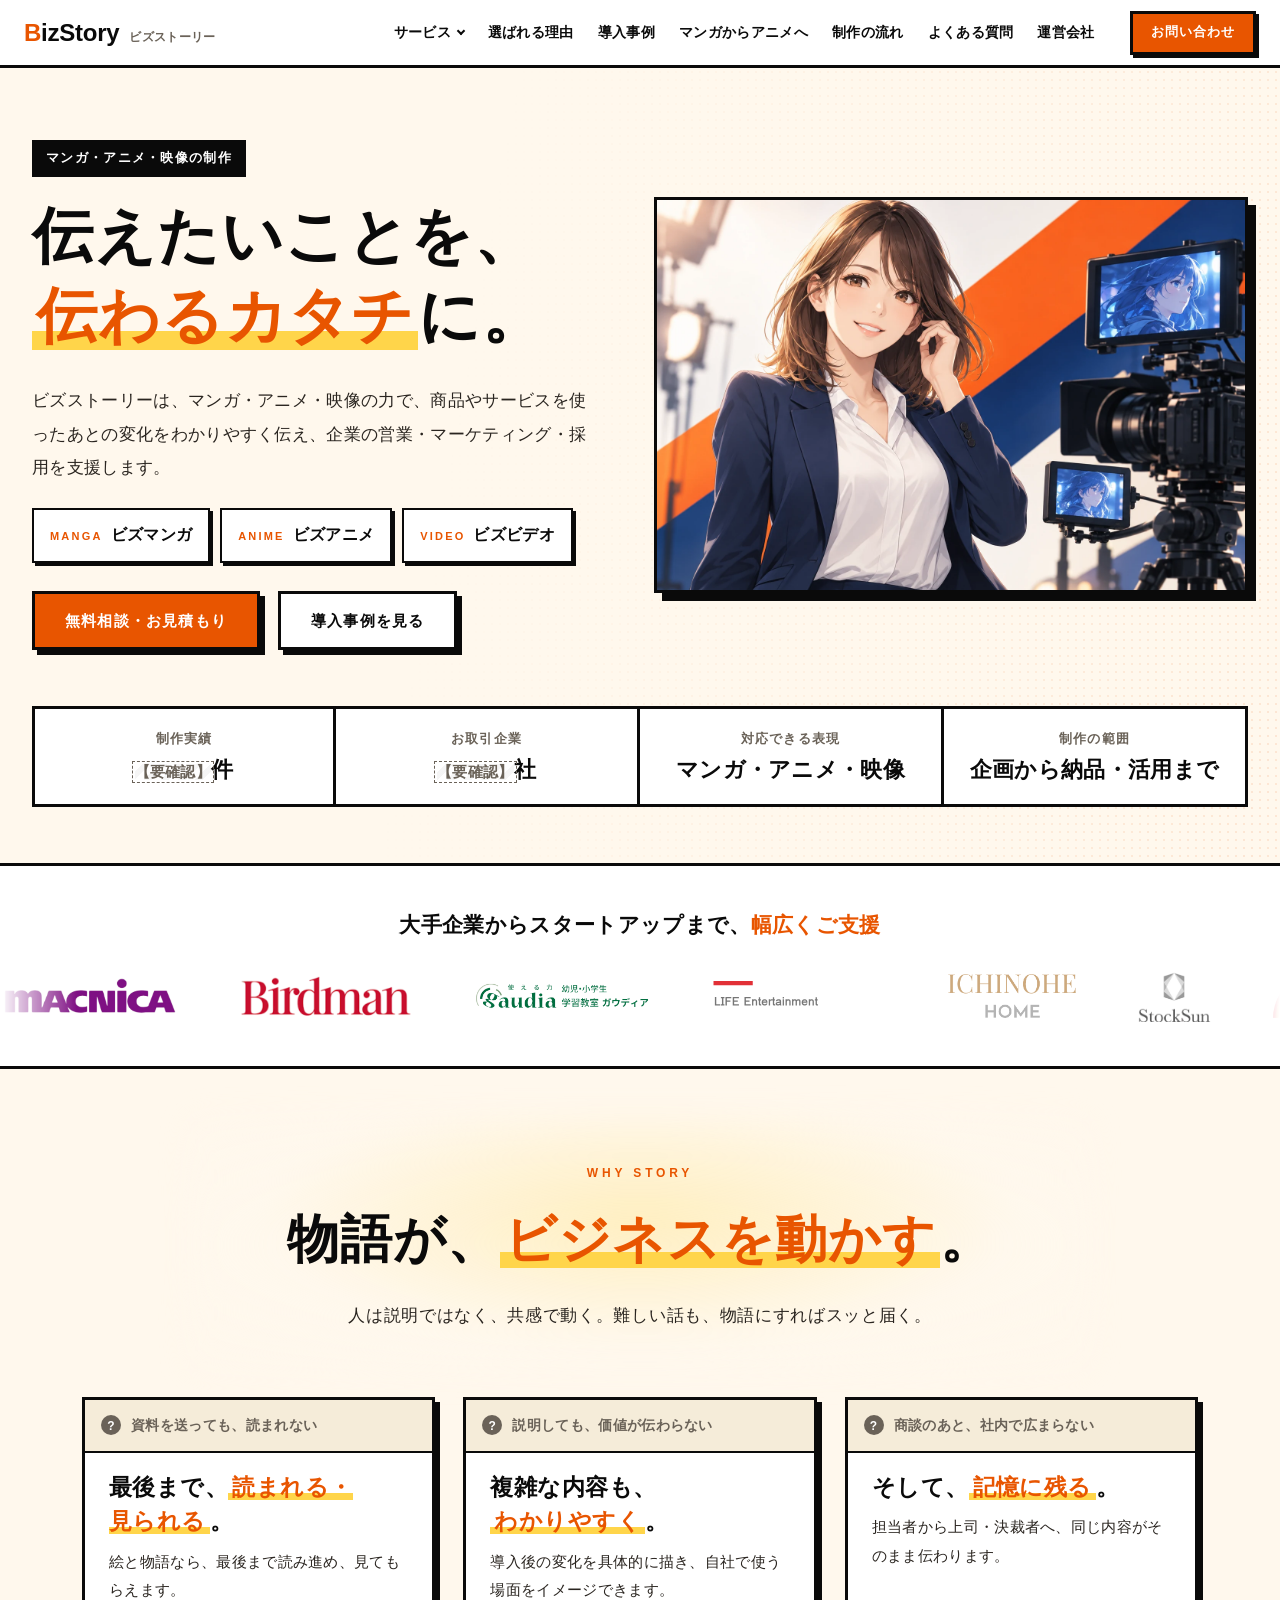
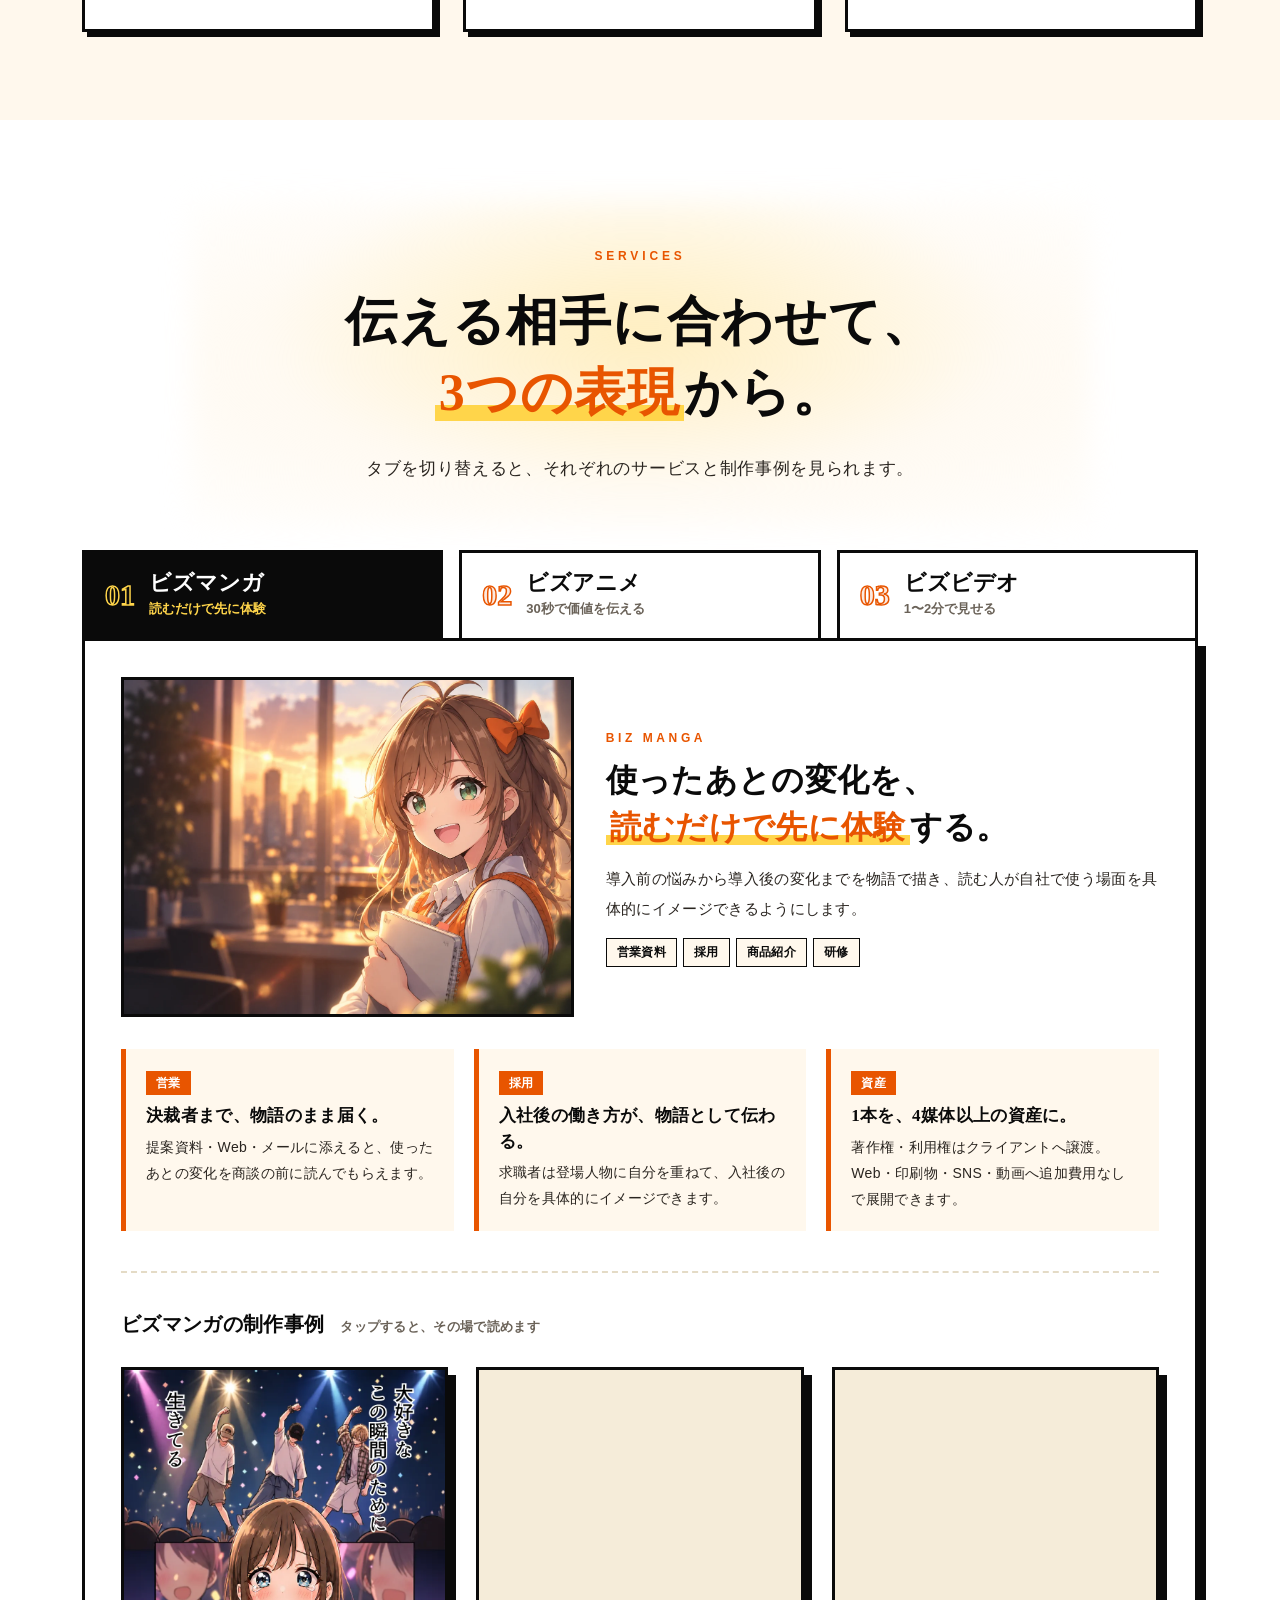
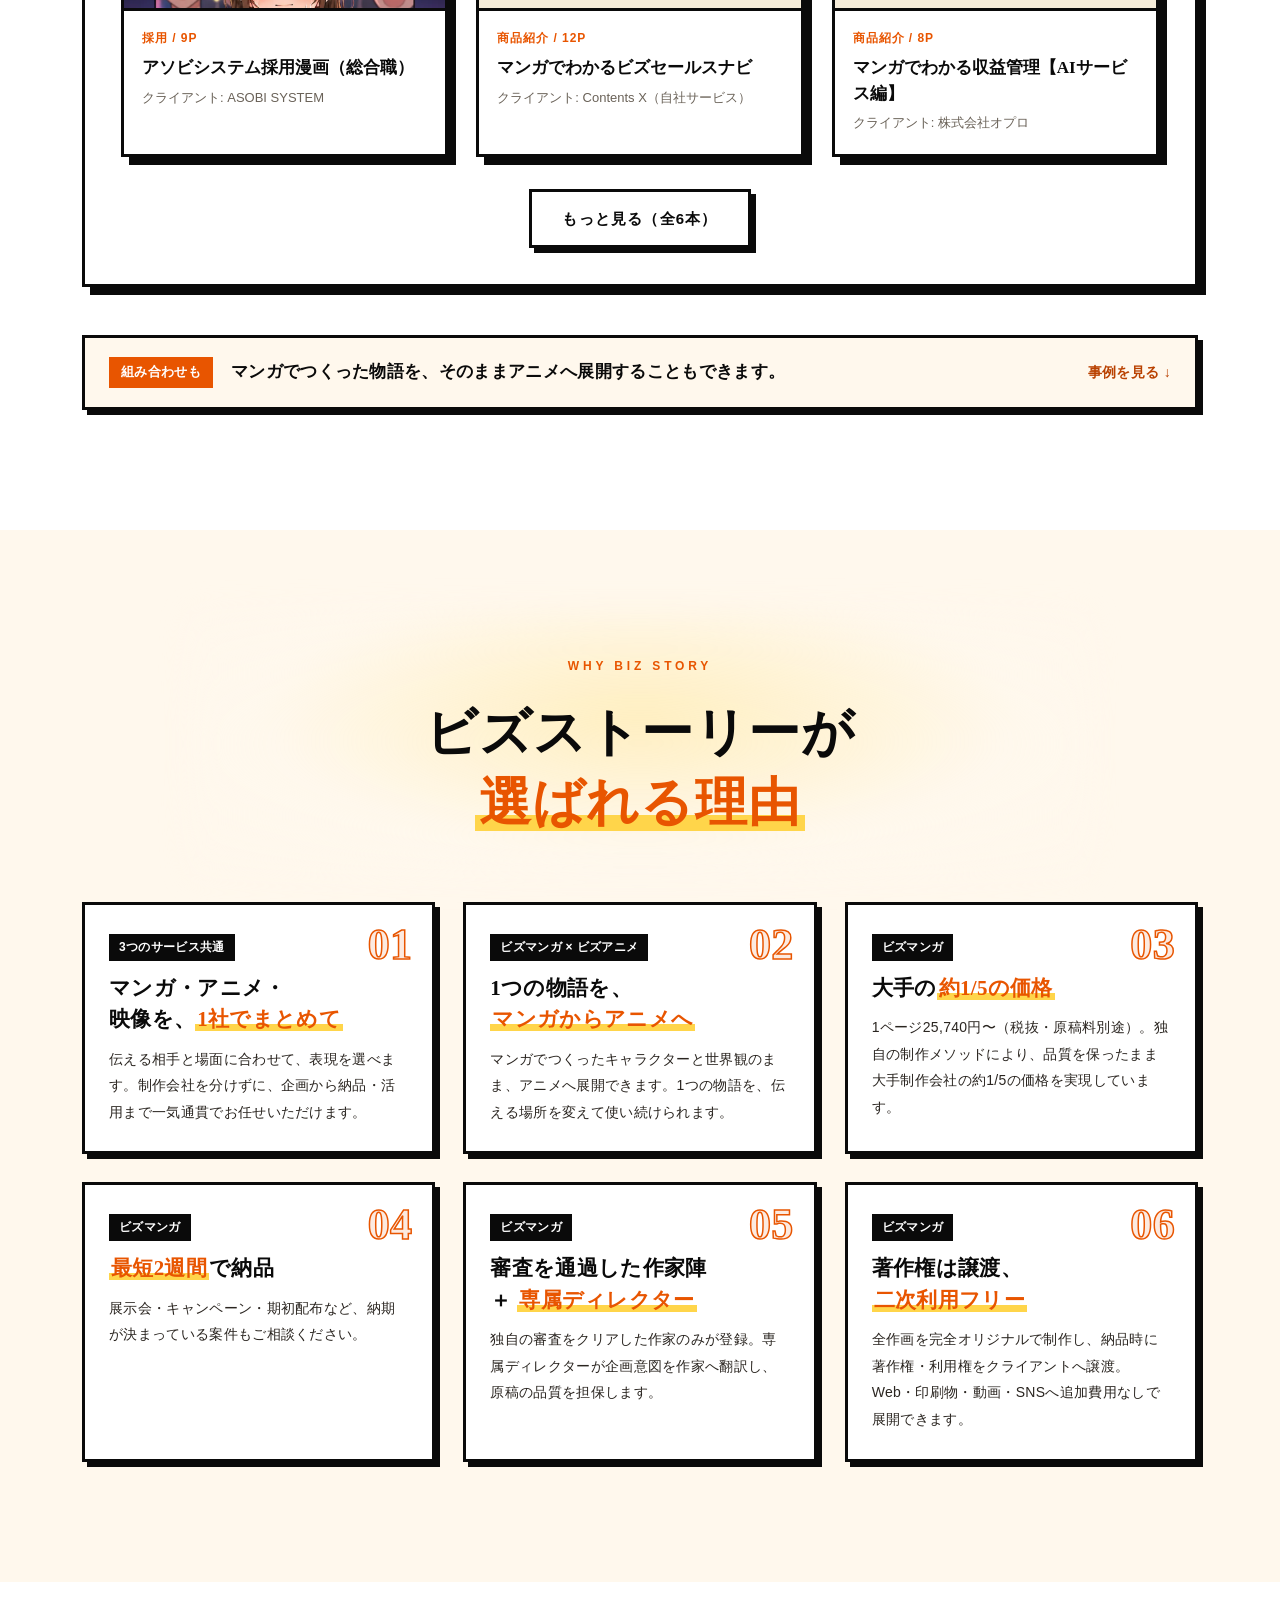
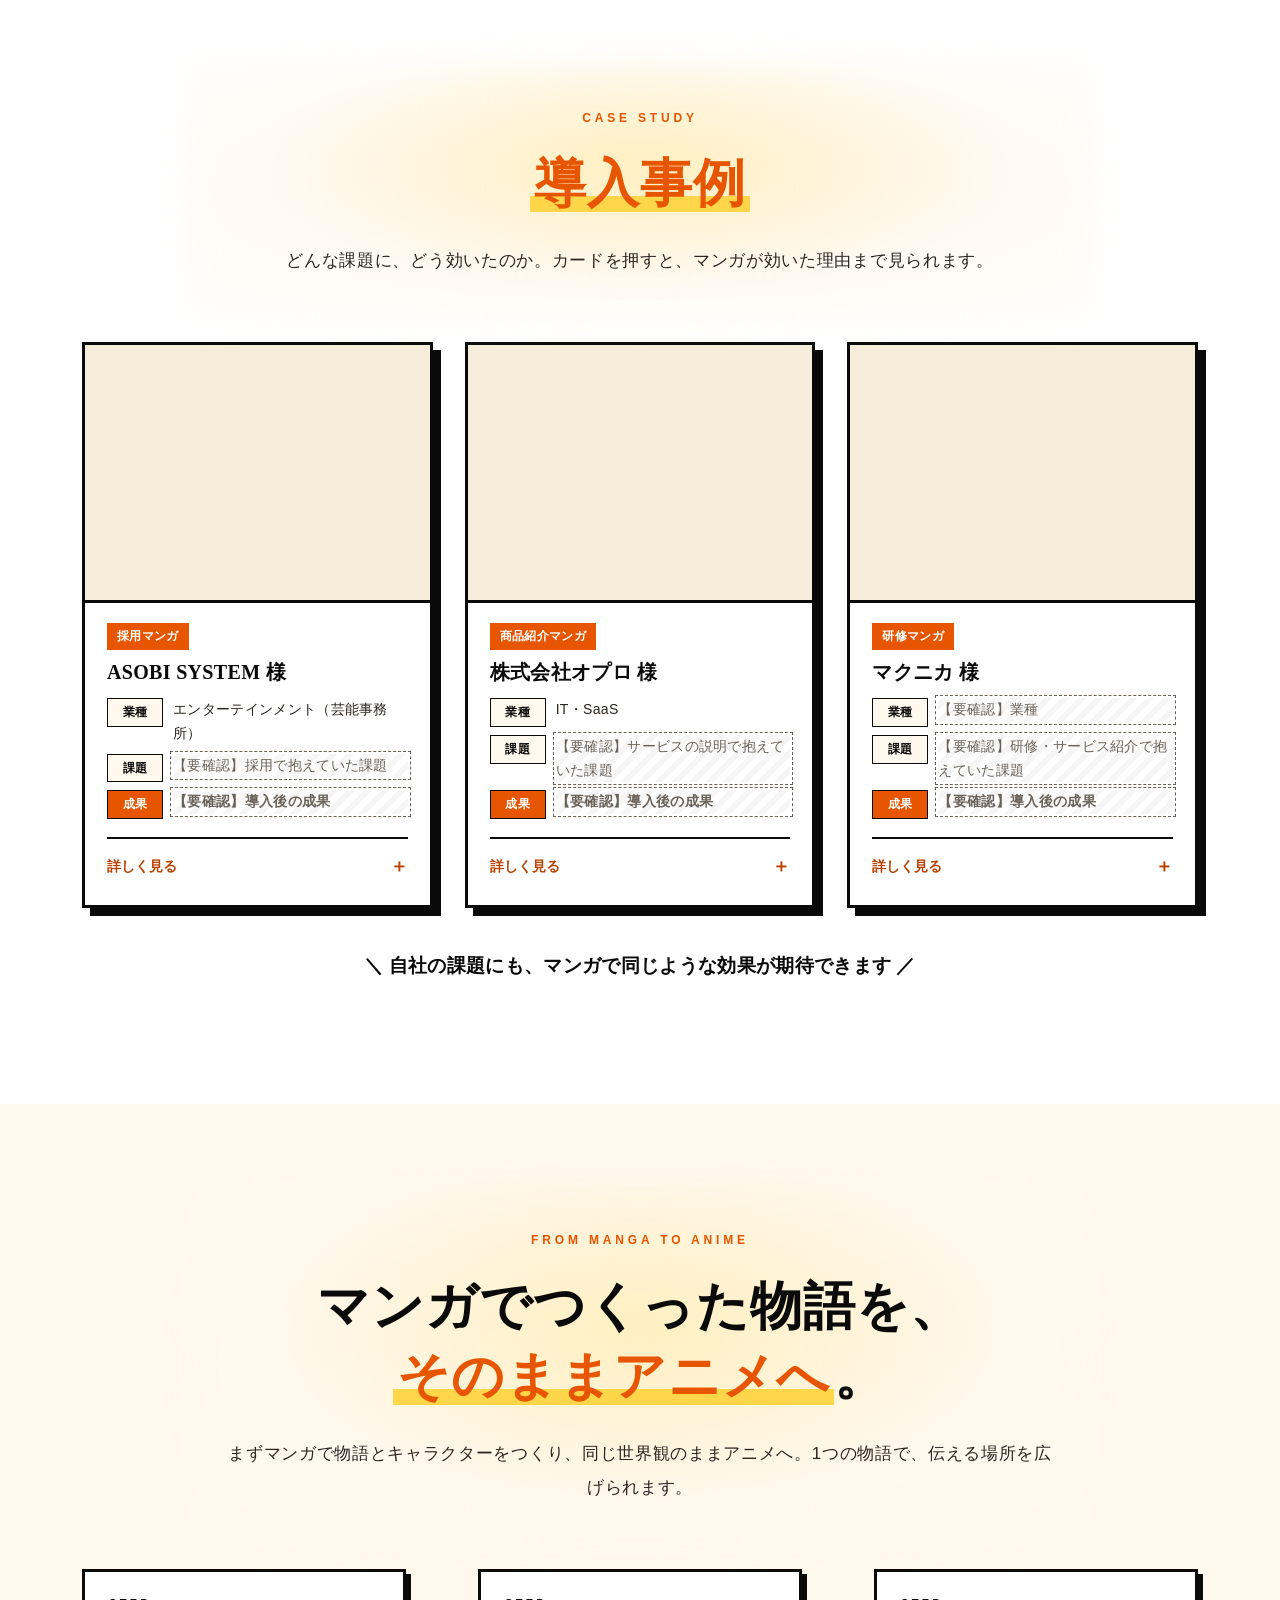
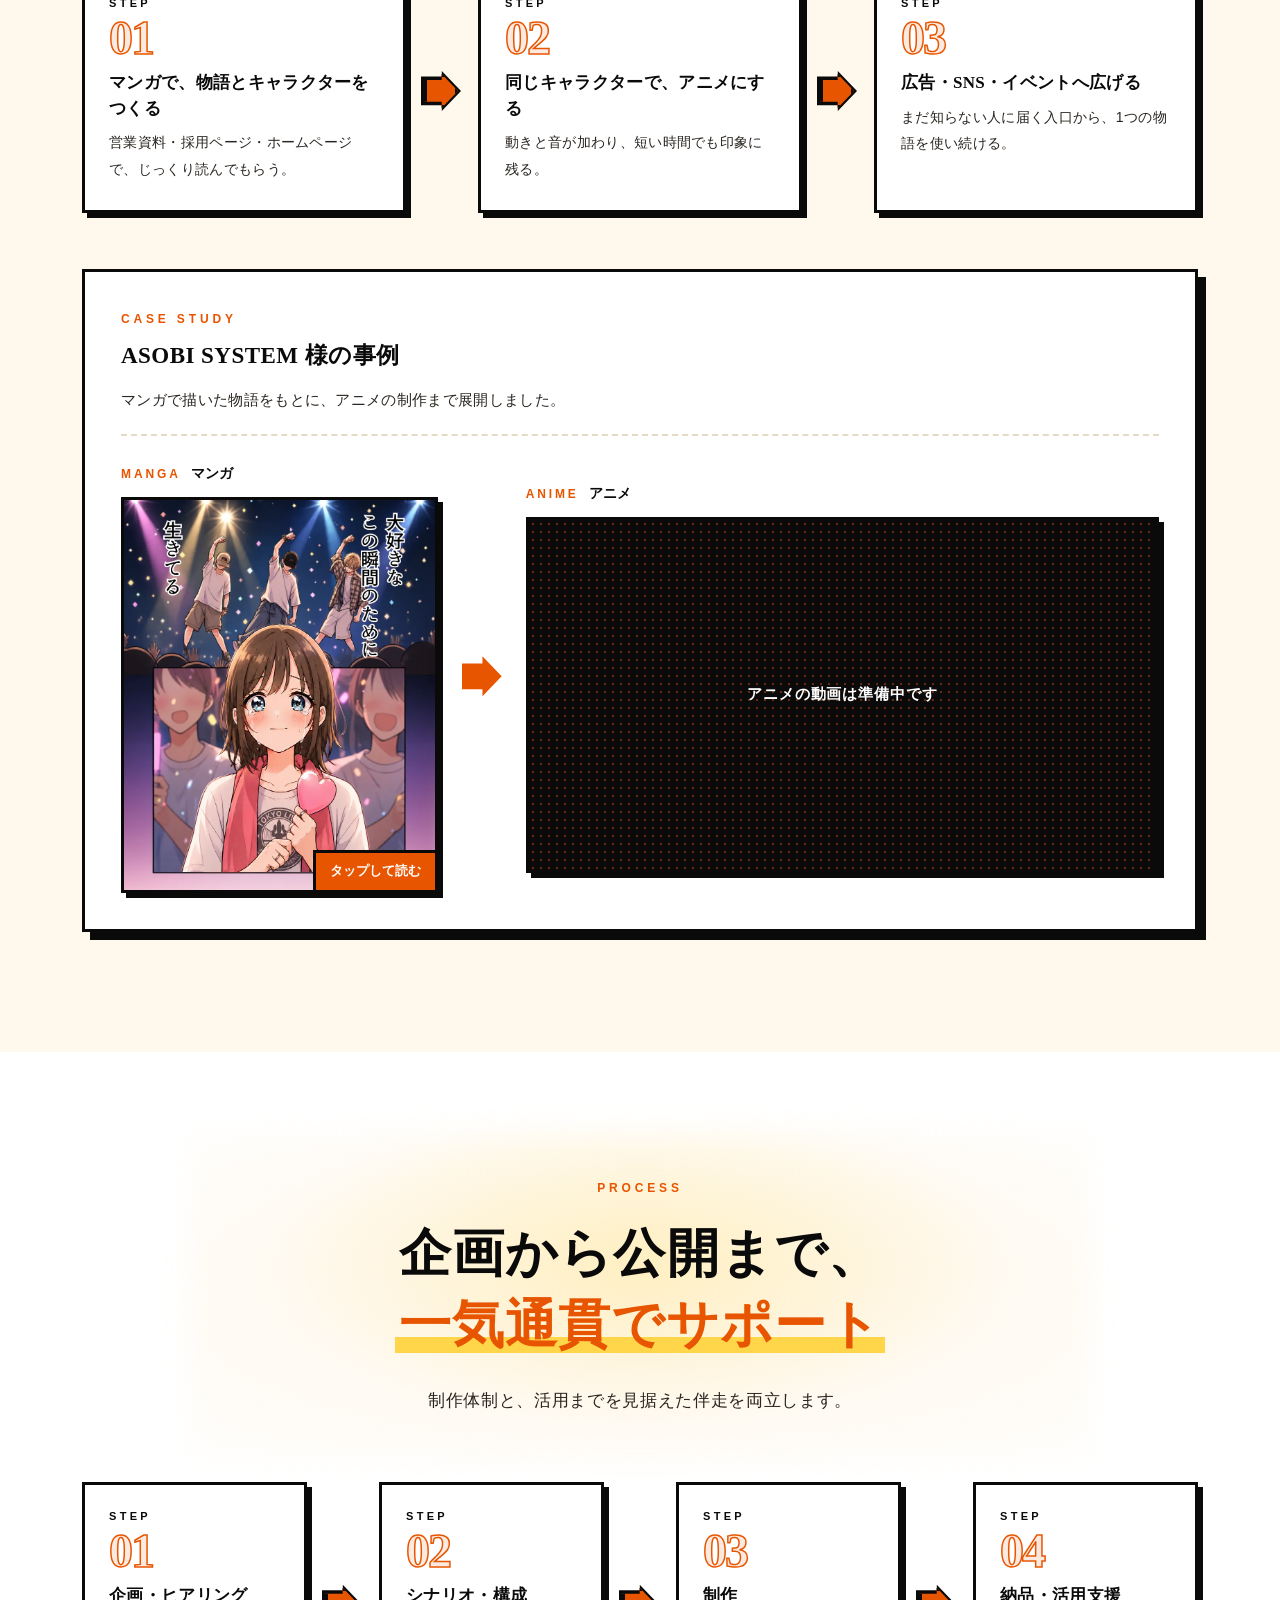
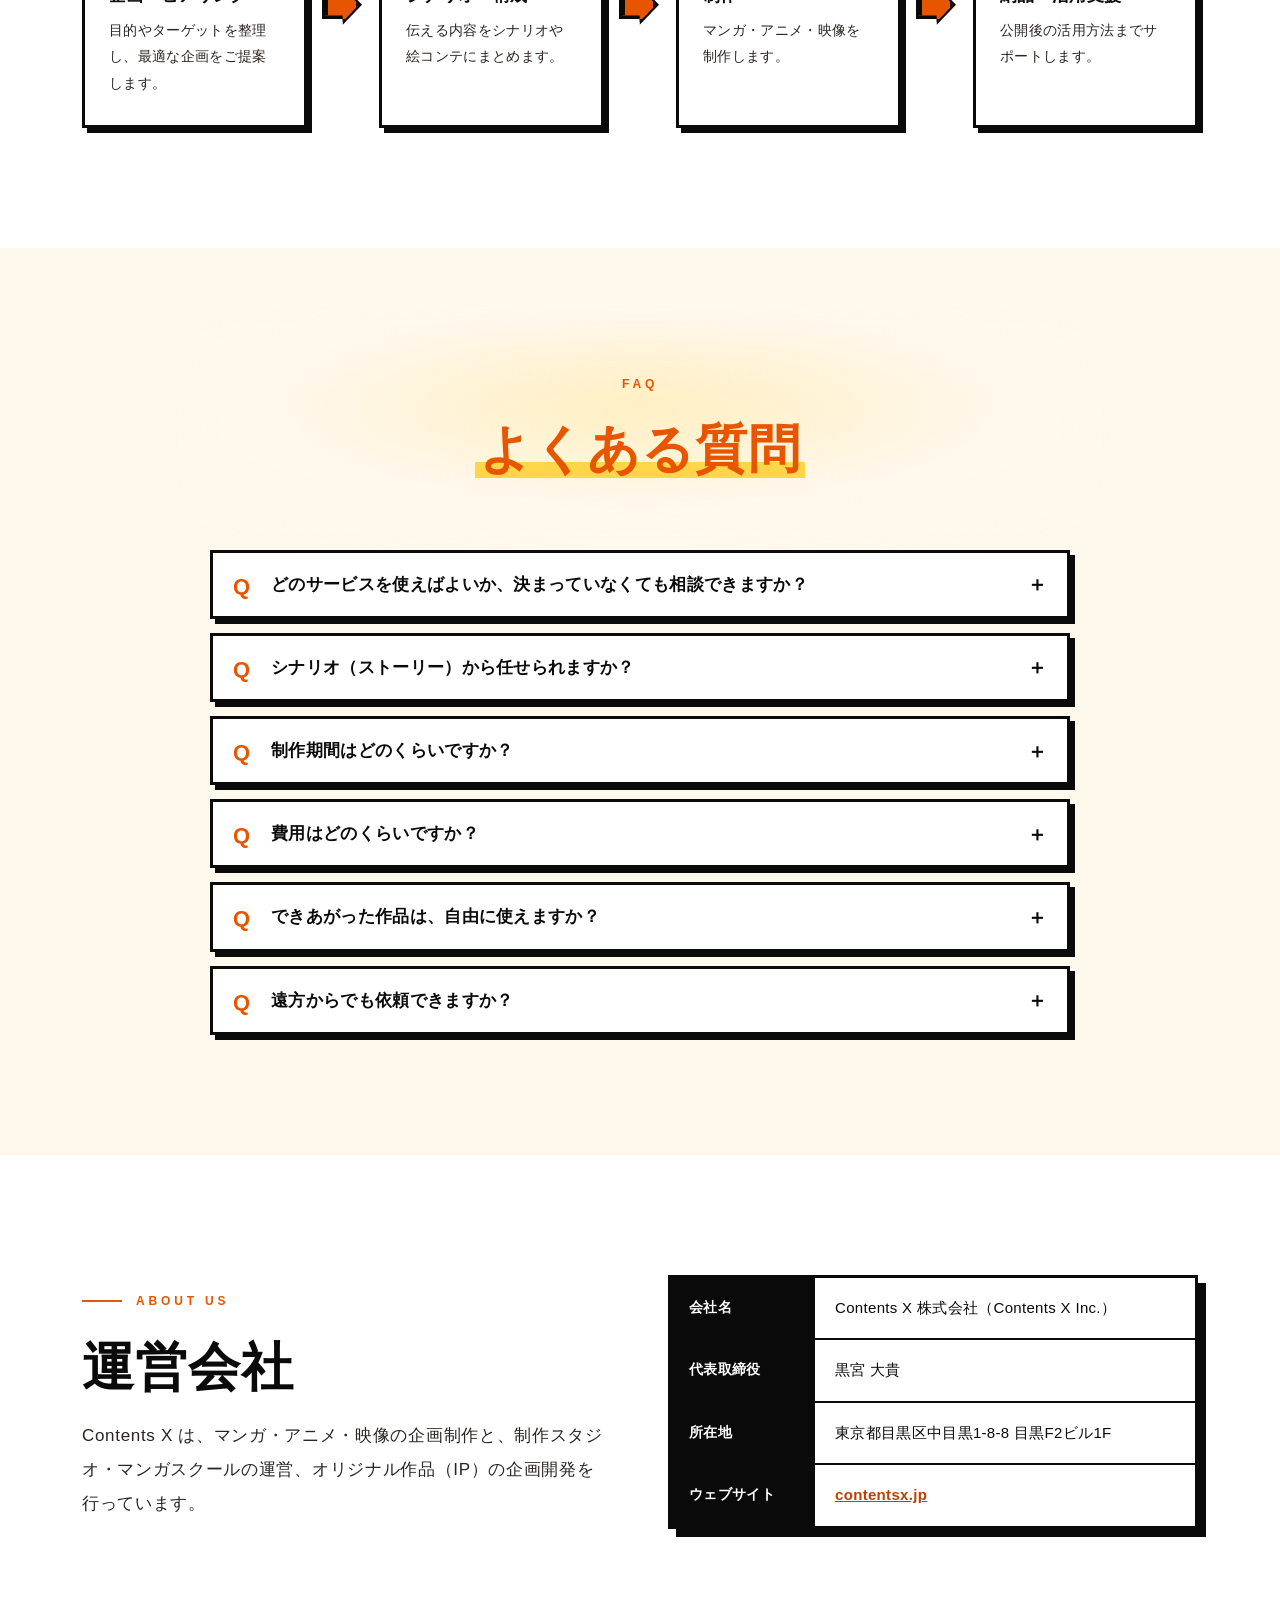
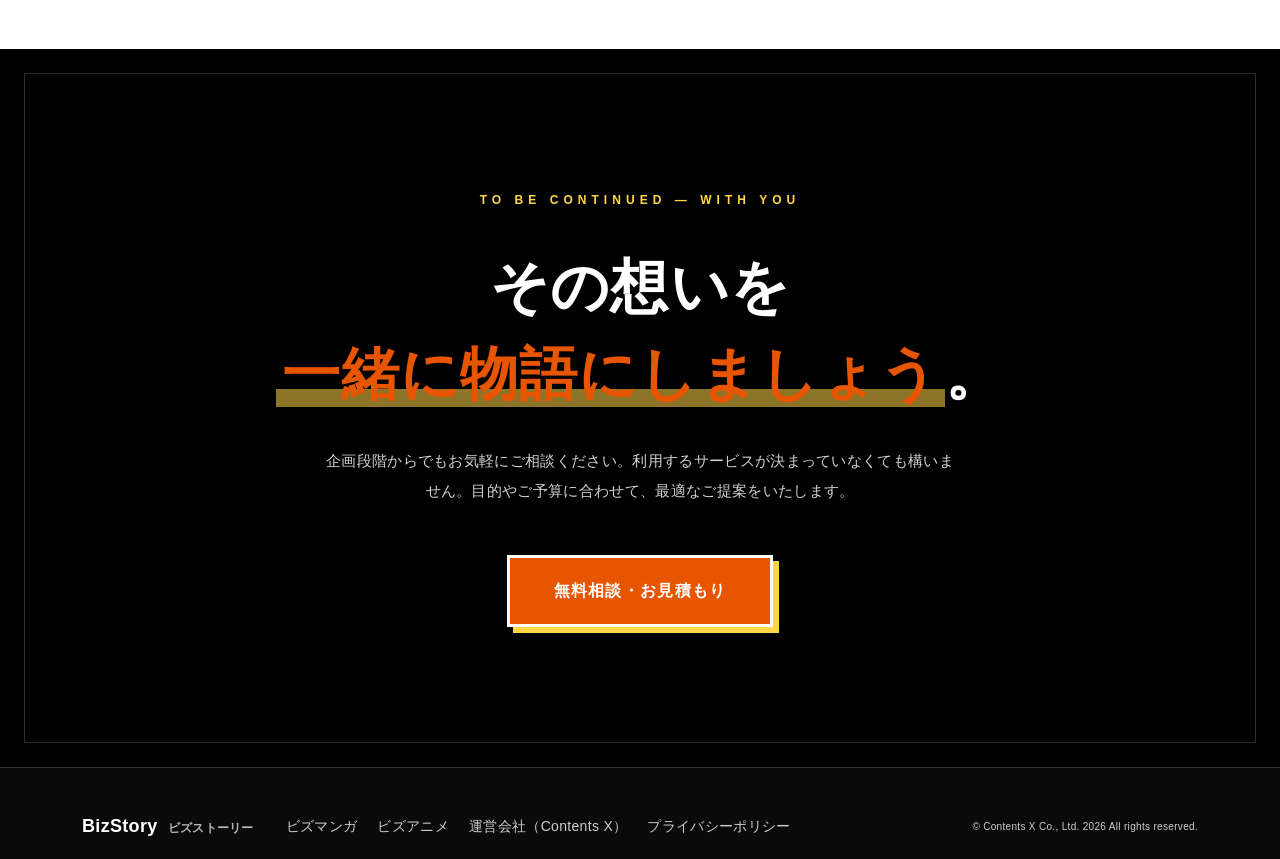
<file: v4/index.html>
<!DOCTYPE html>
<html lang="ja">
<head>
  <meta charset="UTF-8">
  <meta name="referrer" content="strict-origin-when-cross-origin">
  <meta name="viewport" content="width=device-width, initial-scale=1.0">
  <!-- 他社の社長あてのメールに載せるLP。商談で社長が紹介資料としてそのまま見せることにも使う。
       v4 の考え方（A案）: 1ページのまま、上の方は短い要約にし、押す・下へ進むほど詳しくなる。
         - 上から 2〜3 回スクロールすれば「何のサービスか・効果・実績」がわかる（メールから来た人向け）
         - 詳しい内容はたたんでおき、タブ・「もっと見る」・窓（モーダル）・開く欄で出す（商談で見せる人向け）
       構成: トップ（数字）→ 実績の帯（取引先のロゴ）→ 悩みと解決 → 3つのサービス（タブで切り替え・代表作3本＋もっと見る）
             → 選ばれる理由 → 導入事例3件（短いカード・押すと詳しく）→ マンガからアニメへ（ASOBI SYSTEM）→ 制作の流れ
             → よくある質問（開く欄）→ 運営会社 → 相談。
       【要確認】と書いた所は、実際の数字・内容に差し替える（作り話の数字や成果は載せない）。
       見た目はビズマンガの用途別LP（css/bm-lp-v2.css）、文章はビズマンガ・Contents X のサイトの表現に合わせる。
       WordPress には接続しない（このドメインからは読めない）。マンガ・動画の事例は bizstory.js の中のデータを使う。
       検索には出さない（noindex）。 -->
  <meta http-equiv="Content-Security-Policy" content="default-src 'self'; script-src 'self'; style-src 'self' https://fonts.googleapis.com; img-src 'self' data: https://i.ytimg.com; font-src 'self' https://fonts.gstatic.com; connect-src 'none'; frame-src https://www.youtube-nocookie.com; object-src 'none'; base-uri 'self'; form-action 'none'">
  <meta http-equiv="Permissions-Policy" content="interest-cohort=(), browsing-topics=()">
  <meta http-equiv="X-Content-Type-Options" content="nosniff">
  <title>ビズストーリー｜伝えたいことを、伝わるカタチに。マンガ・アニメ・映像の制作</title>
  <meta name="description" content="ビズストーリーは、Contents X が手がけるマンガ・アニメ・映像の制作サービスです。商品やサービスを使ったあとの変化をわかりやすく伝え、企業の営業・マーケティング・採用を支援します。">
  <meta name="robots" content="noindex, follow">
  <meta name="theme-color" content="#0a0a0a">
  <link rel="icon" href="data:,">
  <link rel="preconnect" href="https://fonts.googleapis.com">
  <link rel="preconnect" href="https://fonts.gstatic.com" crossorigin>
  <link rel="stylesheet" href="https://fonts.googleapis.com/css2?family=Noto+Sans+JP:wght@400;500;700;900&family=Noto+Serif+JP:wght@700;900&family=Public+Sans:wght@700;900&display=swap">
  <link rel="stylesheet" href="bizstory.css">
  <link rel="preload" href="images/creative-hero-v2.webp" as="image" type="image/webp">
  <script defer src="bizstory.js"></script>
</head>
<body class="bs-page">
  <a class="bs-skip" href="#main">本文へ移動</a>

  <header class="bs-header">
    <div class="bs-header__inner">
      <a class="bs-logo" href="#top" aria-label="ビズストーリー トップへ">
        <span class="bs-logo__en">BizStory</span>
        <span class="bs-logo__ja">ビズストーリー</span>
      </a>
      <!-- ページ内の項目。サービスの小項目は、3つのサービスの章へ移ってそのタブを開く（data-bs-tab-link） -->
      <nav class="bs-nav" aria-label="ページ内">
        <div class="bs-nav__group">
          <a class="bs-nav__link bs-nav__link--parent" href="#services">サービス</a>
          <div class="bs-nav__menu">
            <a href="#services" data-bs-tab-link="manga">ビズマンガ</a>
            <a href="#services" data-bs-tab-link="anime">ビズアニメ</a>
            <a href="#services" data-bs-tab-link="video">ビズビデオ</a>
          </div>
        </div>
        <a class="bs-nav__link" href="#reasons">選ばれる理由</a>
        <a class="bs-nav__link" href="#cases">導入事例</a>
        <a class="bs-nav__link" href="#manga-to-anime">マンガからアニメへ</a>
        <a class="bs-nav__link" href="#flow">制作の流れ</a>
        <a class="bs-nav__link" href="#faq">よくある質問</a>
        <a class="bs-nav__link" href="#company">運営会社</a>
      </nav>
      <a class="bs-btn bs-btn--sm bs-header__cta" href="contact.html">お問い合わせ</a>
      <details class="bs-menu" data-bs-menu>
        <summary class="bs-menu__btn" aria-label="ページ内のメニュー"><span class="bs-menu__icon" aria-hidden="true"></span>メニュー</summary>
        <nav class="bs-menu__panel" aria-label="ページ内（メニュー）">
          <p class="bs-menu__group">サービス</p>
          <a href="#services" data-bs-tab-link="manga">ビズマンガ</a>
          <a href="#services" data-bs-tab-link="anime">ビズアニメ</a>
          <a href="#services" data-bs-tab-link="video">ビズビデオ</a>
          <a class="bs-menu__top" href="#reasons">選ばれる理由</a>
          <a class="bs-menu__top" href="#cases">導入事例</a>
          <a class="bs-menu__top" href="#manga-to-anime">マンガからアニメへ</a>
          <a class="bs-menu__top" href="#flow">制作の流れ</a>
          <a class="bs-menu__top" href="#faq">よくある質問</a>
          <a class="bs-menu__top" href="#company">運営会社</a>
        </nav>
      </details>
    </div>
  </header>

  <main id="main">
    <!-- ===== トップ ===== -->
    <section class="bs-hero" id="top" aria-labelledby="bs-hero-title">
      <div class="bs-hero__inner">
        <div class="bs-hero__copy">
          <p class="bs-hero__tag">マンガ・アニメ・映像の制作</p>
          <h1 class="bs-hero__title" id="bs-hero-title">伝えたいことを、<br><em>伝わるカタチ</em>に。</h1>
          <p class="bs-hero__lead">ビズストーリーは、マンガ・アニメ・映像の力で、商品やサービスを使ったあとの変化をわかりやすく伝え、企業の営業・マーケティング・採用を支援します。</p>
          <ul class="bs-hero__svcs" aria-label="3つのサービス">
            <li><a href="#services" data-bs-tab-link="manga"><span>MANGA</span>ビズマンガ</a></li>
            <li><a href="#services" data-bs-tab-link="anime"><span>ANIME</span>ビズアニメ</a></li>
            <li><a href="#services" data-bs-tab-link="video"><span>VIDEO</span>ビズビデオ</a></li>
          </ul>
          <div class="bs-hero__actions">
            <a class="bs-btn" href="contact.html">無料相談・お見積もり</a>
            <a class="bs-btn bs-btn--ghost" href="#cases">導入事例を見る</a>
          </div>
        </div>
        <figure class="bs-hero__visual">
          <img src="images/creative-hero-v2.webp" width="1536" height="1024" alt="" fetchpriority="high">
        </figure>
      </div>
      <!-- 実績の数字。【要確認】は実際の数字に差し替える -->
      <dl class="bs-stats">
        <div><dt>制作実績</dt><dd><span class="bs-tbd">【要確認】</span>件</dd></div>
        <div><dt>お取引企業</dt><dd><span class="bs-tbd">【要確認】</span>社</dd></div>
        <div><dt>対応できる表現</dt><dd>マンガ・アニメ・映像</dd></div>
        <div><dt>制作の範囲</dt><dd>企画から納品・活用まで</dd></div>
      </dl>
    </section>

    <!-- ===== 実績の帯（取引先のロゴ。ビズマンガのトップページと同じ12社。画像は contentsx.jp/material/images/clients|partners から写した）
         横に流れ続ける。同じ並びを2回並べ、半分動いたら最初に戻る（2回目は読み上げない）。動きを減らす設定の人には止めて折り返す -->
    <section class="bs-clients" aria-labelledby="bs-clients-title">
      <div class="bs-container">
        <h2 class="bs-clients__title" id="bs-clients-title">大手企業からスタートアップまで、<em>幅広くご支援</em></h2>
      </div>
      <div class="bs-clients__viewport">
        <div class="bs-clients__track">
          <ul class="bs-clients__list">
            <li><img src="images/clients/macnica.png" width="538" height="131" alt="MACNICA" decoding="async"></li>
            <li><img src="images/clients/birdman.png" width="467" height="130" alt="Birdman" decoding="async"></li>
            <li><img src="images/clients/gaudia.png" width="670" height="120" alt="ガウディア" decoding="async"></li>
            <li><img src="images/clients/life-entertainment.png" width="720" height="180" alt="LIFE Entertainment" decoding="async"></li>
            <li><img src="images/clients/ichinohe-home.png" width="471" height="180" alt="ICHINOHE HOME" decoding="async"></li>
            <li><img src="images/clients/stocksun.png" width="370" height="251" alt="StockSun" decoding="async"></li>
            <li><img src="images/clients/japanese-dream.png" width="583" height="189" alt="Japanese Dream" decoding="async"></li>
            <li><img src="images/clients/fresh-career.png" width="634" height="107" alt="FRESH CAREER" decoding="async"></li>
            <li><img src="images/clients/hrm.png" width="358" height="212" alt="HRM" decoding="async"></li>
            <li><img src="images/clients/asobi-system.webp" width="1144" height="200" alt="ASOBI SYSTEM" decoding="async"></li>
            <li><img src="images/clients/dm-solutions.webp" width="484" height="168" alt="DM Solutions" decoding="async"></li>
            <li><img src="images/clients/kirinz.webp" width="308" height="150" alt="KIRINZ" decoding="async"></li>
          </ul>
          <ul class="bs-clients__list" aria-hidden="true">
            <li><img src="images/clients/macnica.png" width="538" height="131" alt="" decoding="async"></li>
            <li><img src="images/clients/birdman.png" width="467" height="130" alt="" decoding="async"></li>
            <li><img src="images/clients/gaudia.png" width="670" height="120" alt="" decoding="async"></li>
            <li><img src="images/clients/life-entertainment.png" width="720" height="180" alt="" decoding="async"></li>
            <li><img src="images/clients/ichinohe-home.png" width="471" height="180" alt="" decoding="async"></li>
            <li><img src="images/clients/stocksun.png" width="370" height="251" alt="" decoding="async"></li>
            <li><img src="images/clients/japanese-dream.png" width="583" height="189" alt="" decoding="async"></li>
            <li><img src="images/clients/fresh-career.png" width="634" height="107" alt="" decoding="async"></li>
            <li><img src="images/clients/hrm.png" width="358" height="212" alt="" decoding="async"></li>
            <li><img src="images/clients/asobi-system.webp" width="1144" height="200" alt="" decoding="async"></li>
            <li><img src="images/clients/dm-solutions.webp" width="484" height="168" alt="" decoding="async"></li>
            <li><img src="images/clients/kirinz.webp" width="308" height="150" alt="" decoding="async"></li>
          </ul>
        </div>
      </div>
    </section>

    <!-- ===== 悩みと解決（3つのサービスに共通） ===== -->
    <section class="bs-section bs-section--cream bs-section--tight" id="why" aria-labelledby="bs-why-title">
      <div class="bs-container">
        <div class="bs-head">
          <p class="bs-eyebrow">WHY STORY</p>
          <h2 class="bs-h2" id="bs-why-title">物語が、<em>ビジネスを動かす</em>。</h2>
          <p class="bs-lead">人は説明ではなく、共感で動く。難しい話も、物語にすればスッと届く。</p>
        </div>
        <ul class="bs-solve">
          <li class="bs-solve__item">
            <p class="bs-solve__pain">資料を送っても、読まれない</p>
            <h3 class="bs-h3">最後まで、<em>読まれる・見られる</em>。</h3>
            <p>絵と物語なら、最後まで読み進め、見てもらえます。</p>
          </li>
          <li class="bs-solve__item">
            <p class="bs-solve__pain">説明しても、価値が伝わらない</p>
            <h3 class="bs-h3">複雑な内容も、<em>わかりやすく</em>。</h3>
            <p>導入後の変化を具体的に描き、自社で使う場面をイメージできます。</p>
          </li>
          <li class="bs-solve__item">
            <p class="bs-solve__pain">商談のあと、社内で広まらない</p>
            <h3 class="bs-h3">そして、<em>記憶に残る</em>。</h3>
            <p>担当者から上司・決裁者へ、同じ内容がそのまま伝わります。</p>
          </li>
        </ul>
      </div>
    </section>

    <!-- ===== 3つのサービス（タブで切り替え。代表作3本＋「もっと見る」） ===== -->
    <section class="bs-section" id="services" aria-labelledby="bs-services-title">
      <div class="bs-container">
        <div class="bs-head">
          <p class="bs-eyebrow">SERVICES</p>
          <h2 class="bs-h2" id="bs-services-title">伝える相手に合わせて、<br><em>3つの表現</em>から。</h2>
          <p class="bs-lead">タブを切り替えると、それぞれのサービスと制作事例を見られます。</p>
        </div>
        <div class="bs-tabs" role="tablist" aria-label="サービス">
          <button class="bs-tab" role="tab" id="bs-tab-manga" aria-controls="bs-panel-manga" aria-selected="true" data-bs-tab="manga"><span class="bs-tab__no">01</span><span class="bs-tab__name">ビズマンガ</span><span class="bs-tab__copy">読むだけで先に体験</span></button>
          <button class="bs-tab" role="tab" id="bs-tab-anime" aria-controls="bs-panel-anime" aria-selected="false" tabindex="-1" data-bs-tab="anime"><span class="bs-tab__no">02</span><span class="bs-tab__name">ビズアニメ</span><span class="bs-tab__copy">30秒で価値を伝える</span></button>
          <button class="bs-tab" role="tab" id="bs-tab-video" aria-controls="bs-panel-video" aria-selected="false" tabindex="-1" data-bs-tab="video"><span class="bs-tab__no">03</span><span class="bs-tab__name">ビズビデオ</span><span class="bs-tab__copy">1〜2分で見せる</span></button>
        </div>

        <!-- ビズマンガ -->
        <div class="bs-svcpanel" role="tabpanel" id="bs-panel-manga" aria-labelledby="bs-tab-manga" data-bs-panel="manga">
          <div class="bs-svcpanel__intro">
            <img class="bs-svcpanel__img" src="images/bizmanga.webp" width="1448" height="1086" alt="" loading="lazy">
            <div>
              <p class="bs-svcpanel__label">BIZ MANGA</p>
              <h3 class="bs-svcpanel__title">使ったあとの変化を、<em>読むだけで先に体験</em>する。</h3>
              <p class="bs-svcpanel__lead">導入前の悩みから導入後の変化までを物語で描き、読む人が自社で使う場面を具体的にイメージできるようにします。</p>
              <p class="bs-svcpanel__tags"><span>営業資料</span><span>採用</span><span>商品紹介</span><span>研修</span></p>
            </div>
          </div>
          <ul class="bs-points">
            <li><p class="bs-points__label">営業</p><h4>決裁者まで、物語のまま届く。</h4><p>提案資料・Web・メールに添えると、使ったあとの変化を商談の前に読んでもらえます。</p></li>
            <li><p class="bs-points__label">採用</p><h4>入社後の働き方が、物語として伝わる。</h4><p>求職者は登場人物に自分を重ねて、入社後の自分を具体的にイメージできます。</p></li>
            <li><p class="bs-points__label">資産</p><h4>1本を、4媒体以上の資産に。</h4><p>著作権・利用権はクライアントへ譲渡。Web・印刷物・SNS・動画へ追加費用なしで展開できます。</p></li>
          </ul>
          <div class="bs-works">
            <p class="bs-works__title">ビズマンガの制作事例<span>タップすると、その場で読めます</span></p>
            <ul class="bs-grid bs-grid--manga" data-bs-grid="manga"></ul>
            <div class="bs-more" data-bs-more="manga" hidden><button class="bs-btn bs-btn--ghost" type="button"></button></div>
          </div>
        </div>

        <!-- ビズアニメ -->
        <div class="bs-svcpanel" role="tabpanel" id="bs-panel-anime" aria-labelledby="bs-tab-anime" data-bs-panel="anime" hidden>
          <div class="bs-svcpanel__intro">
            <img class="bs-svcpanel__img" src="images/bizanime.webp" width="1448" height="1086" alt="" loading="lazy">
            <div>
              <p class="bs-svcpanel__label">BIZ ANIME</p>
              <h3 class="bs-svcpanel__title">まだ知らない人に、<em>30秒で</em>価値を伝える。</h3>
              <p class="bs-svcpanel__lead">AI動画技術 × クリエイターの演出力で、広告・VTuber・MV・IPまで。アイデアを、動くコンテンツへ。</p>
              <p class="bs-svcpanel__tags"><span>広告</span><span>SNS</span><span>MV</span><span>キャラクター・IP</span></p>
            </div>
          </div>
          <ul class="bs-points">
            <li><p class="bs-points__label">広告・SNS</p><h4>広告らしくない、止まる広告。</h4><p>使う場面とその後の変化を短いアニメーションで伝え、興味喚起につなげます。</p></li>
            <li><p class="bs-points__label">キャラクター・IP</p><h4>キャラクターも、世界観も。</h4><p>キャラクターデザインや世界観づくりを含め、ゼロからの立ち上げに対応します。</p></li>
            <li><p class="bs-points__label">配信</p><h4>ひとつのスタイルに、閉じない。</h4><p>SNS・広告枠・サイネージなど配信面に合わせて、比率・尺・テンポを設計します。</p></li>
          </ul>
          <div class="bs-works">
            <p class="bs-works__title">ビズアニメの制作事例<span>タップすると、その場で再生できます</span></p>
            <ul class="bs-grid bs-grid--video" data-bs-grid="anime"></ul>
            <div class="bs-more" data-bs-more="anime" hidden><button class="bs-btn bs-btn--ghost" type="button"></button></div>
          </div>
        </div>

        <!-- ビズビデオ -->
        <div class="bs-svcpanel" role="tabpanel" id="bs-panel-video" aria-labelledby="bs-tab-video" data-bs-panel="video" hidden>
          <div class="bs-svcpanel__intro">
            <img class="bs-svcpanel__img" src="images/bizvideo.webp" width="1448" height="1086" alt="" loading="lazy">
            <div>
              <p class="bs-svcpanel__label">BIZ VIDEO</p>
              <h3 class="bs-svcpanel__title">何ができるのかを、<em>1〜2分で</em>見せる。</h3>
              <p class="bs-svcpanel__lead">商品やサービスの動き、使い方、導入後の様子を短い映像で伝えます。リアルな映像で、ビジネスを動かす。</p>
              <p class="bs-svcpanel__tags"><span>CM</span><span>採用・会社紹介</span><span>VLOG・SNS</span></p>
            </div>
          </div>
          <ul class="bs-points">
            <li><p class="bs-points__label">商品・サービスのCM</p><h4>撮影が難しい場面も、ロケなしで。</h4><p>雪山や荒野、海外の街並みまで。撮影車両や海外ロケなしで、商品の世界観を描けます。</p></li>
            <li><p class="bs-points__label">採用・会社紹介</p><h4>働く現場を、風景で見せる。</h4><p>働く人の表情と現場の空気を、短い映像で伝えます。</p></li>
            <li><p class="bs-points__label">VLOG・SNS</p><h4>等身大の一日を、SNSへ。</h4><p>スマホ向けの縦型画面にも対応し、続きが見たくなる短編をつくれます。</p></li>
          </ul>
          <div class="bs-works">
            <p class="bs-works__title">ビズビデオの作例<span>ジャンルで絞り込めます</span></p>
            <div class="bs-filter" data-bs-filter="video" hidden></div>
            <ul class="bs-grid bs-grid--wide" data-bs-grid="video"></ul>
            <div class="bs-more" data-bs-more="video" hidden><button class="bs-btn bs-btn--ghost" type="button"></button></div>
            <p class="bs-note">※ 掲載作品は、ビズビデオで描ける表現の幅をお示しするための作例です。特定企業の受注実績や、実在する商品・ブランドとの関係を示すものではありません。<br>※ 登場する人物は、AIで生成した架空の人物です。配信時は、掲載先に合わせてAI生成である旨の表示をご案内します。<br>※ 美容室の採用動画（前編・後編）は構成の作例です。実際の採用動画では、社員ご本人の声や写真を使います。</p>
          </div>
        </div>
        <noscript><p class="bs-note">制作事例の一覧を表示するには、JavaScript を有効にしてください。</p></noscript>

        <a class="bs-combo" href="#manga-to-anime">
          <span class="bs-combo__label">組み合わせも</span>
          <span class="bs-combo__text">マンガでつくった物語を、そのままアニメへ展開することもできます。</span>
          <span class="bs-combo__more">事例を見る</span>
        </a>
      </div>
    </section>

    <!-- ===== 選ばれる理由（ビズマンガのトップページ「ビズマンガが選ばれる理由」を元に、ビズストーリー全体の強みを足した）
         ビズマンガだけに当てはまるもの（価格・納期・作家陣・著作権）は、札で「ビズマンガ」と示す -->
    <section class="bs-section bs-section--cream" id="reasons" aria-labelledby="bs-reasons-title">
      <div class="bs-container">
        <div class="bs-head">
          <p class="bs-eyebrow">WHY BIZ STORY</p>
          <h2 class="bs-h2" id="bs-reasons-title">ビズストーリーが<br><em>選ばれる理由</em></h2>
        </div>
        <ol class="bs-reasons">
          <li class="bs-reason">
            <span class="bs-reason__num">01</span>
            <p class="bs-reason__tag">3つのサービス共通</p>
            <h3 class="bs-reason__title">マンガ・アニメ・映像を、<em>1社でまとめて</em></h3>
            <p>伝える相手と場面に合わせて、表現を選べます。制作会社を分けずに、企画から納品・活用まで一気通貫でお任せいただけます。</p>
          </li>
          <li class="bs-reason">
            <span class="bs-reason__num">02</span>
            <p class="bs-reason__tag">ビズマンガ × ビズアニメ</p>
            <h3 class="bs-reason__title">1つの物語を、<em>マンガからアニメへ</em></h3>
            <p>マンガでつくったキャラクターと世界観のまま、アニメへ展開できます。1つの物語を、伝える場所を変えて使い続けられます。</p>
          </li>
          <li class="bs-reason">
            <span class="bs-reason__num">03</span>
            <p class="bs-reason__tag">ビズマンガ</p>
            <h3 class="bs-reason__title">大手の<em>約1/5の価格</em></h3>
            <p>1ページ25,740円〜（税抜・原稿料別途）。独自の制作メソッドにより、品質を保ったまま大手制作会社の約1/5の価格を実現しています。</p>
          </li>
          <li class="bs-reason">
            <span class="bs-reason__num">04</span>
            <p class="bs-reason__tag">ビズマンガ</p>
            <h3 class="bs-reason__title"><em>最短2週間</em>で納品</h3>
            <p>展示会・キャンペーン・期初配布など、納期が決まっている案件もご相談ください。</p>
          </li>
          <li class="bs-reason">
            <span class="bs-reason__num">05</span>
            <p class="bs-reason__tag">ビズマンガ</p>
            <h3 class="bs-reason__title">審査を通過した作家陣 ＋ <em>専属ディレクター</em></h3>
            <p>独自の審査をクリアした作家のみが登録。専属ディレクターが企画意図を作家へ翻訳し、原稿の品質を担保します。</p>
          </li>
          <li class="bs-reason">
            <span class="bs-reason__num">06</span>
            <p class="bs-reason__tag">ビズマンガ</p>
            <h3 class="bs-reason__title">著作権は譲渡、<em>二次利用フリー</em></h3>
            <p>全作画を完全オリジナルで制作し、納品時に著作権・利用権をクライアントへ譲渡。Web・印刷物・動画・SNSへ追加費用なしで展開できます。</p>
          </li>
        </ol>
      </div>
    </section>

    <!-- ===== 導入事例（短いカード。「詳しく見る」で窓に 業種・課題・導入・成果・なぜ効いたか を出す）
         3件目（会社紹介）はまだ決まっていないので、いまはマクニカのまま。【要確認】は先方に確かめた事実に差し替える -->
    <section class="bs-section" id="cases" aria-labelledby="bs-cases-title">
      <div class="bs-container">
        <div class="bs-head">
          <p class="bs-eyebrow">CASE STUDY</p>
          <h2 class="bs-h2" id="bs-cases-title"><em>導入事例</em></h2>
          <p class="bs-lead">どんな課題に、どう効いたのか。カードを押すと、マンガが効いた理由まで見られます。</p>
        </div>
        <div class="bs-ccases">
          <article class="bs-ccase" data-bs-case="asobi-recruit">
            <img class="bs-ccase__img" src="images/manga/asobi-recruit/02.webp" width="900" height="1125" alt="" loading="lazy">
            <div class="bs-ccase__body">
              <p class="bs-ccase__type">採用マンガ</p>
              <h3 class="bs-ccase__client">ASOBI SYSTEM 様</h3>
              <dl class="bs-ccase__rows">
                <div><dt>業種</dt><dd>エンターテインメント（芸能事務所）</dd></div>
                <div><dt>課題</dt><dd class="bs-tbd">【要確認】採用で抱えていた課題</dd></div>
                <div class="bs-ccase__result"><dt>成果</dt><dd class="bs-tbd">【要確認】導入後の成果</dd></div>
              </dl>
              <button class="bs-ccase__more" type="button" aria-haspopup="dialog">詳しく見る</button>
            </div>
            <div class="bs-case-detail" data-bs-case-detail hidden>
              <dl class="bs-case__rows">
                <div><dt>業種</dt><dd>エンターテインメント（芸能事務所）</dd></div>
                <div><dt>課題</dt><dd class="bs-tbd">【要確認】採用で抱えていた課題</dd></div>
                <div><dt>導入</dt><dd>総合職の採用マンガ（9ページ）を制作。</dd></div>
                <div class="bs-case__result"><dt>成果</dt><dd class="bs-tbd">【要確認】導入後の成果（数字は掲載の了承をとる）</dd></div>
                <div class="bs-case__why"><dt>なぜ効いたか</dt><dd class="bs-tbd">【要確認】マンガという媒体だから成果につながった理由</dd></div>
              </dl>
            </div>
          </article>
          <article class="bs-ccase" data-bs-case="opro-soasc">
            <img class="bs-ccase__img" src="images/manga/opro-soasc/02.webp" width="900" height="1273" alt="" loading="lazy">
            <div class="bs-ccase__body">
              <p class="bs-ccase__type">商品紹介マンガ</p>
              <h3 class="bs-ccase__client">株式会社オプロ 様</h3>
              <dl class="bs-ccase__rows">
                <div><dt>業種</dt><dd>IT・SaaS</dd></div>
                <div><dt>課題</dt><dd class="bs-tbd">【要確認】サービスの説明で抱えていた課題</dd></div>
                <div class="bs-ccase__result"><dt>成果</dt><dd class="bs-tbd">【要確認】導入後の成果</dd></div>
              </dl>
              <button class="bs-ccase__more" type="button" aria-haspopup="dialog">詳しく見る</button>
            </div>
            <div class="bs-case-detail" data-bs-case-detail hidden>
              <dl class="bs-case__rows">
                <div><dt>業種</dt><dd>IT・SaaS</dd></div>
                <div><dt>課題</dt><dd class="bs-tbd">【要確認】サービスの説明で抱えていた課題</dd></div>
                <div><dt>導入</dt><dd>収益管理のAIサービスを紹介するマンガ（8ページ）を制作。</dd></div>
                <div class="bs-case__result"><dt>成果</dt><dd class="bs-tbd">【要確認】導入後の成果（数字は掲載の了承をとる）</dd></div>
                <div class="bs-case__why"><dt>なぜ効いたか</dt><dd class="bs-tbd">【要確認】マンガという媒体だから成果につながった理由</dd></div>
              </dl>
            </div>
          </article>
          <article class="bs-ccase" data-bs-case="macnica-ai-school">
            <img class="bs-ccase__img" src="images/manga/macnica-ai-school/02.webp" width="900" height="1273" alt="" loading="lazy">
            <div class="bs-ccase__body">
              <p class="bs-ccase__type">研修マンガ</p>
              <h3 class="bs-ccase__client">マクニカ 様</h3>
              <dl class="bs-ccase__rows">
                <div><dt>業種</dt><dd class="bs-tbd">【要確認】業種</dd></div>
                <div><dt>課題</dt><dd class="bs-tbd">【要確認】研修・サービス紹介で抱えていた課題</dd></div>
                <div class="bs-ccase__result"><dt>成果</dt><dd class="bs-tbd">【要確認】導入後の成果</dd></div>
              </dl>
              <button class="bs-ccase__more" type="button" aria-haspopup="dialog">詳しく見る</button>
            </div>
            <div class="bs-case-detail" data-bs-case-detail hidden>
              <dl class="bs-case__rows">
                <div><dt>業種</dt><dd class="bs-tbd">【要確認】業種</dd></div>
                <div><dt>課題</dt><dd class="bs-tbd">【要確認】研修・サービス紹介で抱えていた課題</dd></div>
                <div><dt>導入</dt><dd>AI研修を紹介するマンガ（14ページ）を制作。</dd></div>
                <div class="bs-case__result"><dt>成果</dt><dd class="bs-tbd">【要確認】導入後の成果（数字は掲載の了承をとる）</dd></div>
                <div class="bs-case__why"><dt>なぜ効いたか</dt><dd class="bs-tbd">【要確認】マンガという媒体だから成果につながった理由</dd></div>
              </dl>
            </div>
          </article>
        </div>
        <p class="bs-cases__cta">＼ 自社の課題にも、マンガで同じような効果が期待できます ／</p>
      </div>
    </section>

    <!-- ===== マンガからアニメへ（ビズマンガ × ビズアニメ） ===== -->
    <section class="bs-section bs-section--cream" id="manga-to-anime" aria-labelledby="bs-m2a-title">
      <div class="bs-container">
        <div class="bs-head">
          <p class="bs-eyebrow">FROM MANGA TO ANIME</p>
          <h2 class="bs-h2" id="bs-m2a-title">マンガでつくった物語を、<br><em>そのままアニメへ</em>。</h2>
          <p class="bs-lead">まずマンガで物語とキャラクターをつくり、同じ世界観のままアニメへ。1つの物語で、伝える場所を広げられます。</p>
        </div>
        <ol class="bs-steps">
          <li class="bs-step"><span class="bs-step__num">01</span><h3 class="bs-step__name">マンガで、物語とキャラクターをつくる</h3><p class="bs-step__desc">営業資料・採用ページ・ホームページで、じっくり読んでもらう。</p></li>
          <li class="bs-step"><span class="bs-step__num">02</span><h3 class="bs-step__name">同じキャラクターで、アニメにする</h3><p class="bs-step__desc">動きと音が加わり、短い時間でも印象に残る。</p></li>
          <li class="bs-step"><span class="bs-step__num">03</span><h3 class="bs-step__name">広告・SNS・イベントへ広げる</h3><p class="bs-step__desc">まだ知らない人に届く入口から、1つの物語を使い続ける。</p></li>
        </ol>

        <!-- 事例: ASOBI SYSTEM（マンガ → アニメ）。アニメの動画は準備中（決まったら bizstory.js の FEATURE に YouTube の ID を入れる） -->
        <article class="bs-feature" aria-labelledby="bs-feature-title">
          <div class="bs-feature__head">
            <p class="bs-feature__label">CASE STUDY</p>
            <h3 class="bs-h3" id="bs-feature-title">ASOBI SYSTEM 様の事例</h3>
            <p class="bs-feature__text">マンガで描いた物語をもとに、アニメの制作まで展開しました。</p>
          </div>
          <div class="bs-feature__body">
            <div class="bs-feature__slot">
              <p class="bs-feature__slot-label"><span>MANGA</span>マンガ</p>
              <button class="bs-feature__media bs-feature__media--manga" type="button" data-bs-feature="manga" aria-haspopup="dialog">
                <img src="images/manga/asobi-recruit/01.webp" width="900" height="1125" alt="ASOBI SYSTEM 様のマンガの1ページ目" loading="lazy">
                <span class="bs-feature__hint">タップして読む</span>
              </button>
            </div>
            <span class="bs-feature__arrow" aria-hidden="true"></span>
            <div class="bs-feature__slot">
              <p class="bs-feature__slot-label"><span>ANIME</span>アニメ</p>
              <button class="bs-feature__media bs-feature__media--anime" type="button" data-bs-feature="anime" aria-haspopup="dialog">
                <span class="bs-placeholder">アニメの動画は準備中です</span>
              </button>
            </div>
          </div>
        </article>
      </div>
    </section>

    <!-- ===== 制作の流れ ===== -->
    <section class="bs-section" id="flow" aria-labelledby="bs-flow-title">
      <div class="bs-container">
        <div class="bs-head">
          <p class="bs-eyebrow">PROCESS</p>
          <h2 class="bs-h2" id="bs-flow-title">企画から公開まで、<br><em>一気通貫でサポート</em></h2>
          <p class="bs-lead">制作体制と、活用までを見据えた伴走を両立します。</p>
        </div>
        <ol class="bs-flow">
          <li class="bs-flow__step"><span class="bs-flow__num">01</span><h3 class="bs-flow__name">企画・ヒアリング</h3><p class="bs-flow__desc">目的やターゲットを整理し、最適な企画をご提案します。</p></li>
          <li class="bs-flow__step"><span class="bs-flow__num">02</span><h3 class="bs-flow__name">シナリオ・構成</h3><p class="bs-flow__desc">伝える内容をシナリオや絵コンテにまとめます。</p></li>
          <li class="bs-flow__step"><span class="bs-flow__num">03</span><h3 class="bs-flow__name">制作</h3><p class="bs-flow__desc">マンガ・アニメ・映像を制作します。</p></li>
          <li class="bs-flow__step"><span class="bs-flow__num">04</span><h3 class="bs-flow__name">納品・活用支援</h3><p class="bs-flow__desc">公開後の活用方法までサポートします。</p></li>
        </ol>
      </div>
    </section>

    <!-- ===== よくある質問（押すと開く）。ビズマンガだけに当てはまる答えは「ビズマンガの場合」と書く。
         アニメ・映像で確かめていない所は【要確認】 -->
    <section class="bs-section bs-section--cream" id="faq" aria-labelledby="bs-faq-title">
      <div class="bs-container">
        <div class="bs-head">
          <p class="bs-eyebrow">FAQ</p>
          <h2 class="bs-h2" id="bs-faq-title"><em>よくある質問</em></h2>
        </div>
        <div class="bs-faq">
          <details class="bs-faq__item">
            <summary>どのサービスを使えばよいか、決まっていなくても相談できますか？</summary>
            <p>はい。企画段階からでもご相談ください。目的やご予算をうかがい、マンガ・アニメ・映像のどれが合うか、組み合わせも含めてご提案します。</p>
          </details>
          <details class="bs-faq__item">
            <summary>シナリオ（ストーリー）から任せられますか？</summary>
            <p>はい。ヒアリングをもとに、伝えたいことが届くシナリオ・構成からご提案します。</p>
          </details>
          <details class="bs-faq__item">
            <summary>制作期間はどのくらいですか？</summary>
            <p>ビズマンガの場合、内容やページ数にもよりますが、通常3〜8週間程度です。お急ぎの場合もご相談ください。<br><span class="bs-tbd">【要確認】ビズアニメ・ビズビデオの目安</span></p>
          </details>
          <details class="bs-faq__item">
            <summary>費用はどのくらいですか？</summary>
            <p>ビズマンガの場合、ハイブリッドプランは1ページ25,740円〜、フル漫画家プランは33,660円〜（いずれも税抜・原稿料別途）です。内容に合わせて無料でお見積もりします。<br><span class="bs-tbd">【要確認】ビズアニメ・ビズビデオの目安</span></p>
          </details>
          <details class="bs-faq__item">
            <summary>できあがった作品は、自由に使えますか？</summary>
            <p>ビズマンガの場合、納品後の著作権はお客様に帰属し、Web・SNS・印刷物・動画など自由にご活用いただけます。<br><span class="bs-tbd">【要確認】ビズアニメ・ビズビデオの扱い</span></p>
          </details>
          <details class="bs-faq__item">
            <summary>遠方からでも依頼できますか？</summary>
            <p>はい、全国対応しています。ヒアリングや打ち合わせはオンラインでも行えます。</p>
          </details>
        </div>
      </div>
    </section>

    <!-- ===== 運営会社 ===== -->
    <section class="bs-section" id="company" aria-labelledby="bs-company-title">
      <div class="bs-container bs-company">
        <div class="bs-company__copy">
          <p class="bs-eyebrow">ABOUT US</p>
          <h2 class="bs-h2" id="bs-company-title">運営会社</h2>
          <p class="bs-lead">Contents X は、マンガ・アニメ・映像の企画制作と、制作スタジオ・マンガスクールの運営、オリジナル作品（IP）の企画開発を行っています。</p>
        </div>
        <dl class="bs-company__table">
          <div><dt>会社名</dt><dd>Contents X 株式会社（Contents X Inc.）</dd></div>
          <div><dt>代表取締役</dt><dd>黒宮 大貴</dd></div>
          <div><dt>所在地</dt><dd>東京都目黒区中目黒1-8-8 目黒F2ビル1F</dd></div>
          <div><dt>ウェブサイト</dt><dd><a href="https://contentsx.jp/" target="_blank" rel="noopener">contentsx.jp</a></dd></div>
        </dl>
      </div>
    </section>

    <!-- ===== 最後の案内 ===== -->
    <section class="bs-end" aria-labelledby="bs-end-title">
      <div class="bs-end__inner">
        <p class="bs-end__eyebrow">TO BE CONTINUED — WITH YOU</p>
        <h2 class="bs-end__title" id="bs-end-title">その想いを<br><em>一緒に物語にしましょう</em>。</h2>
        <p class="bs-end__text">企画段階からでもお気軽にご相談ください。利用するサービスが決まっていなくても構いません。目的やご予算に合わせて、最適なご提案をいたします。</p>
        <div class="bs-end__actions">
          <a class="bs-btn bs-btn--lg bs-btn--on-dark" href="contact.html">無料相談・お見積もり</a>
        </div>
      </div>
    </section>
  </main>

  <footer class="bs-footer">
    <div class="bs-footer__inner">
      <p class="bs-footer__brand">BizStory<span>ビズストーリー</span></p>
      <ul class="bs-footer__links">
        <li><a href="https://bizmanga.contentsx.jp/" target="_blank" rel="noopener">ビズマンガ</a></li>
        <li><a href="https://bizmanga.contentsx.jp/bizanime" target="_blank" rel="noopener">ビズアニメ</a></li>
        <li><a href="https://contentsx.jp/" target="_blank" rel="noopener">運営会社（Contents X）</a></li>
        <li><a href="https://bizmanga.contentsx.jp/privacy-policy" target="_blank" rel="noopener">プライバシーポリシー</a></li>
      </ul>
      <p class="bs-footer__copy"><small>&copy; Contents X Co., Ltd. 2026 All rights reserved.</small></p>
    </div>
  </footer>

  <!-- 事例を見るための窓（マンガ・動画・導入事例で共通） -->
  <div class="bs-modal" data-bs-modal hidden>
    <div class="bs-modal__backdrop" data-bs-close></div>
    <div class="bs-modal__dialog" role="dialog" aria-modal="true" aria-labelledby="bs-modal-title" tabindex="-1">
      <div class="bs-modal__head">
        <h2 class="bs-modal__title" id="bs-modal-title"></h2>
        <button class="bs-modal__close" type="button" data-bs-close aria-label="閉じる">&times;</button>
      </div>
      <div class="bs-modal__body" data-bs-modal-body></div>
    </div>
  </div>
</body>
</html>
</file>
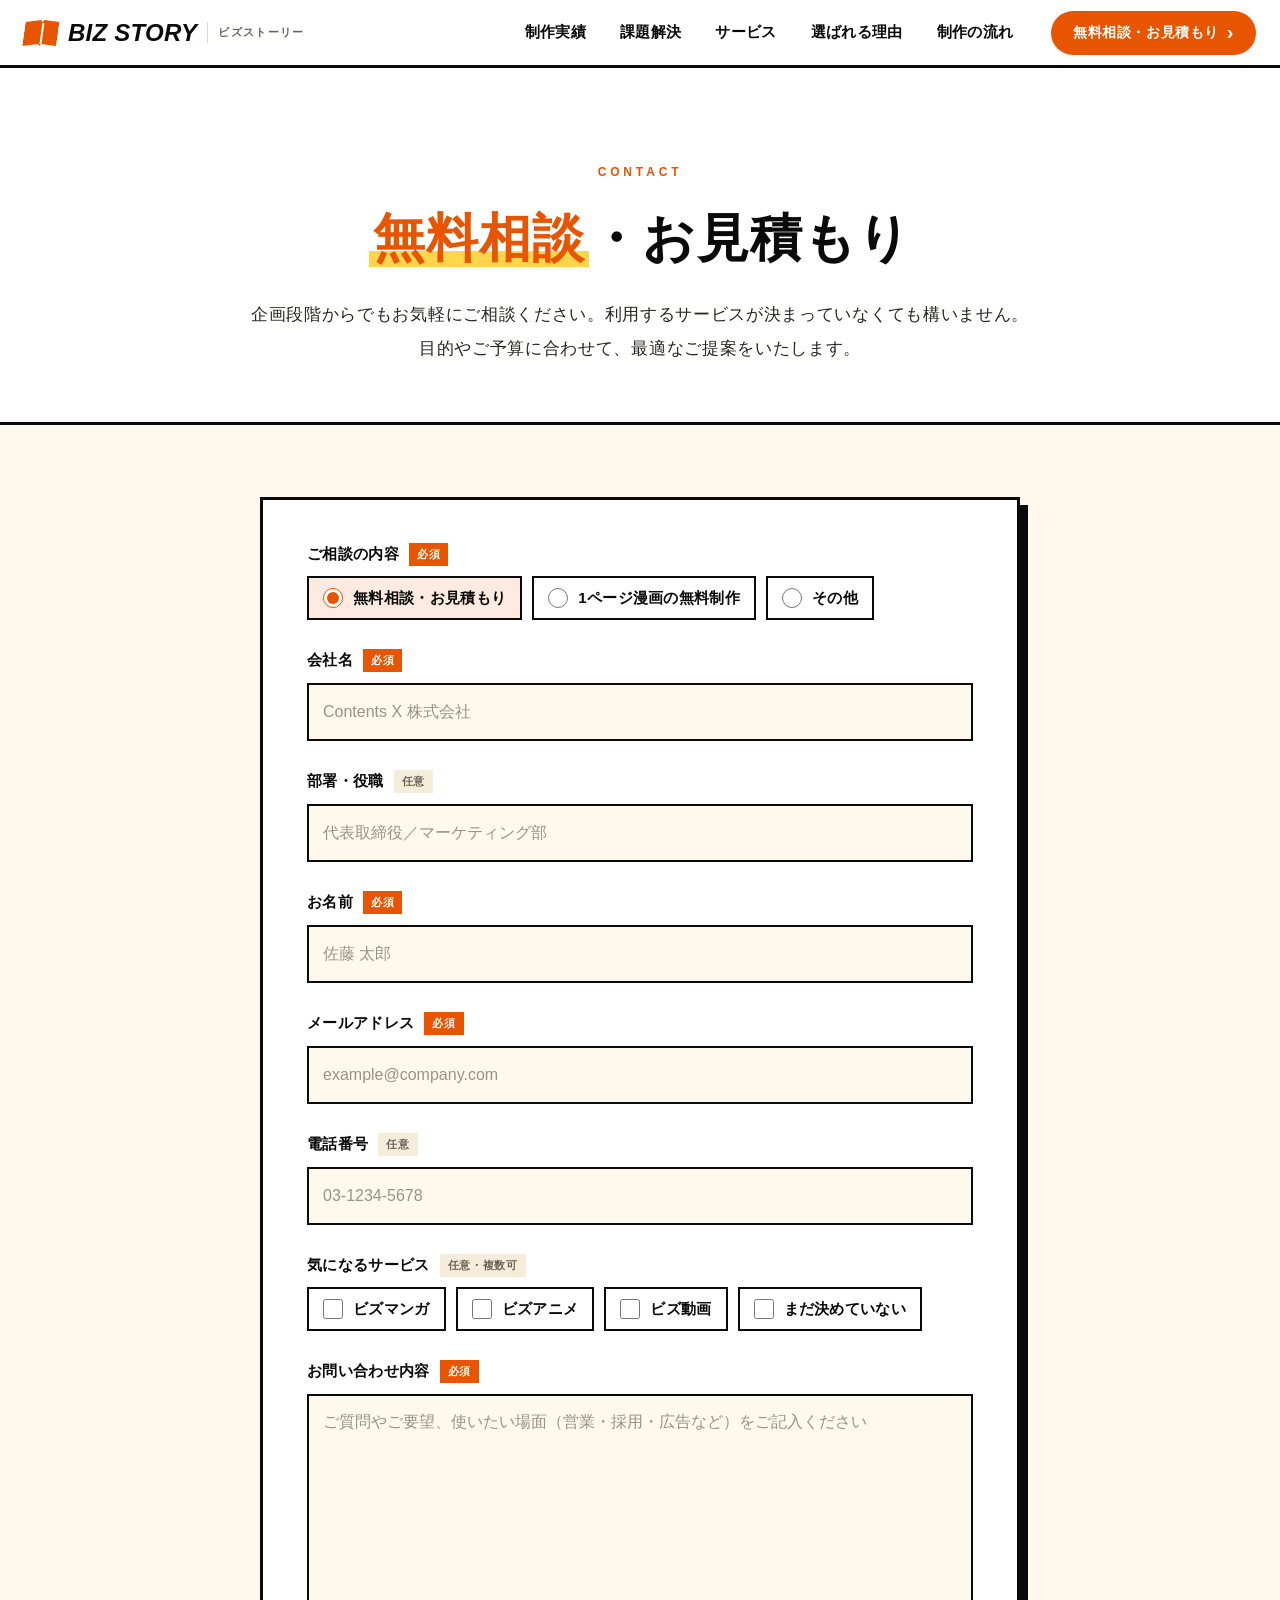
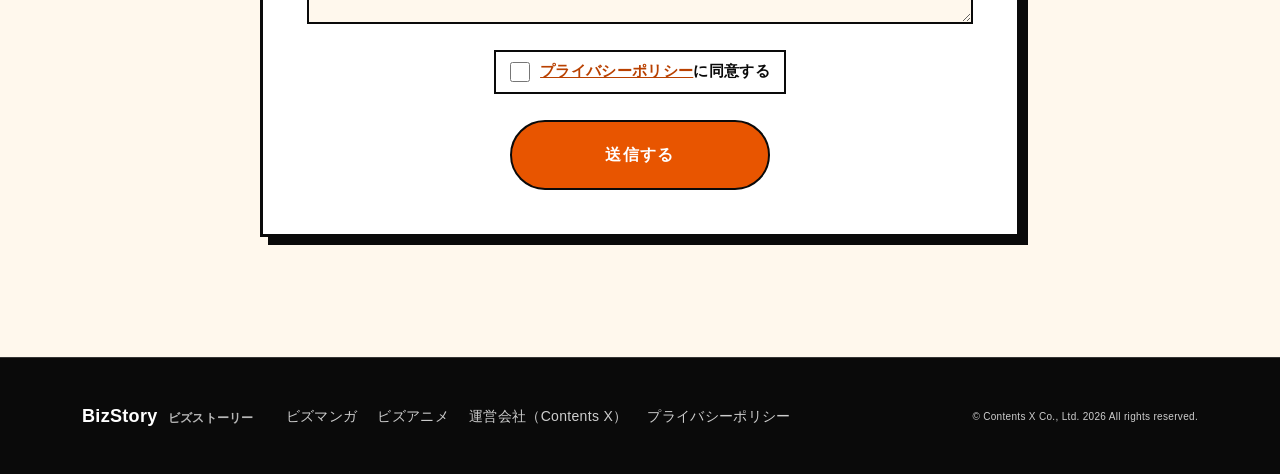
<file: prototype_top/contact.html>
<!DOCTYPE html>
<html lang="ja">
<head>
  <meta charset="UTF-8">
  <meta name="referrer" content="strict-origin-when-cross-origin">
  <meta name="viewport" content="width=device-width, initial-scale=1.0">
  <!-- ビズストーリー LP のお問い合わせ画面（v5）。画面だけ作っている。送信先（どこへ届けるか）は未定なので、
       「送信する」を押しても、入力の確認をして「送信先は準備中」と表示するだけで、どこへも送らない（CSP の form-action 'none'・connect-src 'none' のまま）。
       送信先が決まったら、form の送り先と CSP を変え、bizstory.js の initContact を直す。 -->
  <meta http-equiv="Content-Security-Policy" content="default-src 'self'; script-src 'self'; style-src 'self' https://fonts.googleapis.com; img-src 'self' data: https://i.ytimg.com; font-src 'self' https://fonts.gstatic.com; connect-src 'none'; frame-src https://www.youtube-nocookie.com; object-src 'none'; base-uri 'self'; form-action 'none'">
  <meta http-equiv="Permissions-Policy" content="interest-cohort=(), browsing-topics=()">
  <meta http-equiv="X-Content-Type-Options" content="nosniff">
  <title>お問い合わせ｜BIZ STORY（ビズストーリー）</title>
  <meta name="description" content="BIZ STORY（マンガ・アニメ・動画の制作）への無料相談・お見積もりのお問い合わせ。">
  <meta name="robots" content="noindex, follow">
  <meta name="theme-color" content="#0a0a0a">
  <link rel="icon" href="data:,">
  <link rel="preconnect" href="https://fonts.googleapis.com">
  <link rel="preconnect" href="https://fonts.gstatic.com" crossorigin>
  <link rel="stylesheet" href="https://fonts.googleapis.com/css2?family=Noto+Sans+JP:wght@400;500;700;900&family=Noto+Serif+JP:wght@700;900&family=Public+Sans:wght@700;900&display=swap">
  <link rel="stylesheet" href="bizstory.css">
  <script defer src="bizstory.js"></script>
</head>
<body class="bs-page bs-v5 bs-v6">
  <a class="bs-skip" href="#main">本文へ移動</a>

  <header class="bs-header">
    <div class="bs-header__inner">
      <!-- ロゴは正式なデータが無いので、文字と本の形の簡単な印で仮に作っている（正式なロゴが届いたら差し替える） -->
      <a class="bs-brand" href="index.html" aria-label="BIZ STORY ビズストーリー トップへ">
        <span class="bs-brand__mark" aria-hidden="true"></span>
        <span class="bs-brand__name">BIZ STORY</span>
        <span class="bs-brand__ja">ビズストーリー</span>
      </a>
      <nav class="bs-nav" aria-label="ページ内">
        <a class="bs-nav__link" href="index.html#works">制作実績</a>
        <a class="bs-nav__link" href="index.html#solutions">課題解決</a>
        <a class="bs-nav__link" href="index.html#services">サービス</a>
        <a class="bs-nav__link" href="index.html#reasons">選ばれる理由</a>
        <a class="bs-nav__link" href="index.html#flow">制作の流れ</a>
      </nav>
      <a class="bs-cta" href="contact.html">無料相談・お見積もり</a>
      <details class="bs-menu" data-bs-menu>
        <summary class="bs-menu__btn" aria-label="ページ内のメニュー"><span class="bs-menu__icon" aria-hidden="true"></span>メニュー</summary>
        <nav class="bs-menu__panel" aria-label="ページ内（メニュー）">
          <a class="bs-menu__top" href="index.html#works">制作実績</a>
          <a class="bs-menu__top" href="index.html#solutions">課題解決</a>
          <a class="bs-menu__top" href="index.html#services">サービス</a>
          <a class="bs-menu__top" href="index.html#reasons">選ばれる理由</a>
          <a class="bs-menu__top" href="index.html#benefits">導入のメリット</a>
          <a class="bs-menu__top" href="index.html#usecases">活用シーン</a>
          <a class="bs-menu__top" href="index.html#flow">制作の流れ</a>
          <a class="bs-menu__top" href="index.html#faq">よくある質問</a>
          <a class="bs-menu__top" href="index.html#contact">お問い合わせ</a>
        </nav>
      </details>
    </div>
  </header>

  <main id="main">
    <section class="bs-contact-hero" aria-labelledby="bs-contact-title">
      <div class="bs-container">
        <p class="bs-eyebrow">CONTACT</p>
        <h1 class="bs-h2" id="bs-contact-title"><em>無料相談</em>・お見積もり</h1>
        <p class="bs-lead">企画段階からでもお気軽にご相談ください。利用するサービスが決まっていなくても構いません。<br class="bs-br-pc">目的やご予算に合わせて、最適なご提案をいたします。</p>
      </div>
    </section>

    <section class="bs-section bs-section--cream bs-contact" aria-label="お問い合わせフォーム">
      <div class="bs-container">
        <form class="bs-form" data-bs-contact novalidate>
          <div class="bs-form__status" data-bs-contact-status role="status" aria-live="polite" tabindex="-1" hidden></div>

          <fieldset class="bs-form__row bs-form__set">
            <legend class="bs-form__label">ご相談の内容<span class="bs-form__req">必須</span></legend>
            <div class="bs-form__choices">
              <label class="bs-form__choice"><input type="radio" name="topic" value="consult" required checked><span>無料相談・お見積もり</span></label>
              <label class="bs-form__choice"><input type="radio" name="topic" value="free"><span>1ページ漫画の無料制作</span></label>
              <label class="bs-form__choice"><input type="radio" name="topic" value="other"><span>その他</span></label>
            </div>
          </fieldset>
          <div class="bs-form__row">
            <label class="bs-form__label" for="bsCompany">会社名<span class="bs-form__req">必須</span></label>
            <input class="bs-form__input" type="text" id="bsCompany" name="company" autocomplete="organization" placeholder="Contents X 株式会社" required>
          </div>
          <div class="bs-form__row">
            <label class="bs-form__label" for="bsDepartment">部署・役職<span class="bs-form__opt">任意</span></label>
            <input class="bs-form__input" type="text" id="bsDepartment" name="department" autocomplete="organization-title" placeholder="代表取締役／マーケティング部">
          </div>
          <div class="bs-form__row">
            <label class="bs-form__label" for="bsName">お名前<span class="bs-form__req">必須</span></label>
            <input class="bs-form__input" type="text" id="bsName" name="fullName" autocomplete="name" placeholder="佐藤 太郎" required>
          </div>
          <div class="bs-form__row">
            <label class="bs-form__label" for="bsEmail">メールアドレス<span class="bs-form__req">必須</span></label>
            <input class="bs-form__input" type="email" id="bsEmail" name="email" autocomplete="email" placeholder="example@company.com" required>
          </div>
          <div class="bs-form__row">
            <label class="bs-form__label" for="bsTel">電話番号<span class="bs-form__opt">任意</span></label>
            <input class="bs-form__input" type="tel" id="bsTel" name="tel" autocomplete="tel" placeholder="03-1234-5678">
          </div>
          <fieldset class="bs-form__row bs-form__set">
            <legend class="bs-form__label">気になるサービス<span class="bs-form__opt">任意・複数可</span></legend>
            <div class="bs-form__choices">
              <label class="bs-form__choice"><input type="checkbox" name="service" value="bizmanga"><span>ビズマンガ</span></label>
              <label class="bs-form__choice"><input type="checkbox" name="service" value="bizanime"><span>ビズアニメ</span></label>
              <label class="bs-form__choice"><input type="checkbox" name="service" value="bizvideo"><span>ビズ動画</span></label>
              <label class="bs-form__choice"><input type="checkbox" name="service" value="undecided"><span>まだ決めていない</span></label>
            </div>
          </fieldset>
          <div class="bs-form__row">
            <label class="bs-form__label" for="bsMessage">お問い合わせ内容<span class="bs-form__req">必須</span></label>
            <textarea class="bs-form__input bs-form__textarea" id="bsMessage" name="message" rows="7" placeholder="ご質問やご要望、使いたい場面（営業・採用・広告など）をご記入ください" required></textarea>
          </div>
          <!-- ハニーポット（人には見えない入力欄。送信先が決まったら、値が入っている送信は捨てる） -->
          <div class="bs-form__trap" aria-hidden="true">
            <label for="bsWebsite">Website (do not fill)</label>
            <input type="text" id="bsWebsite" name="website" tabindex="-1" autocomplete="off" data-1p-ignore data-lpignore="true" data-bwignore="true" data-form-type="other">
          </div>
          <div class="bs-form__agree">
            <label class="bs-form__choice"><input type="checkbox" name="agree" id="bsAgree" required><span><a href="https://bizmanga.contentsx.jp/privacy-policy" target="_blank" rel="noopener">プライバシーポリシー</a>に同意する</span></label>
          </div>
          <div class="bs-form__submit"><button class="bs-btn bs-btn--lg" type="submit">送信する</button></div>
        </form>
      </div>
    </section>
  </main>

  <footer class="bs-footer">
    <div class="bs-footer__inner">
      <p class="bs-footer__brand">BizStory<span>ビズストーリー</span></p>
      <ul class="bs-footer__links">
        <li><a href="https://bizmanga.contentsx.jp/" target="_blank" rel="noopener">ビズマンガ</a></li>
        <li><a href="https://bizmanga.contentsx.jp/bizanime" target="_blank" rel="noopener">ビズアニメ</a></li>
        <li><a href="https://contentsx.jp/" target="_blank" rel="noopener">運営会社（Contents X）</a></li>
        <li><a href="https://bizmanga.contentsx.jp/privacy-policy" target="_blank" rel="noopener">プライバシーポリシー</a></li>
      </ul>
      <p class="bs-footer__copy"><small>&copy; Contents X Co., Ltd. 2026 All rights reserved.</small></p>
    </div>
  </footer>
</body>
</html>
</file>
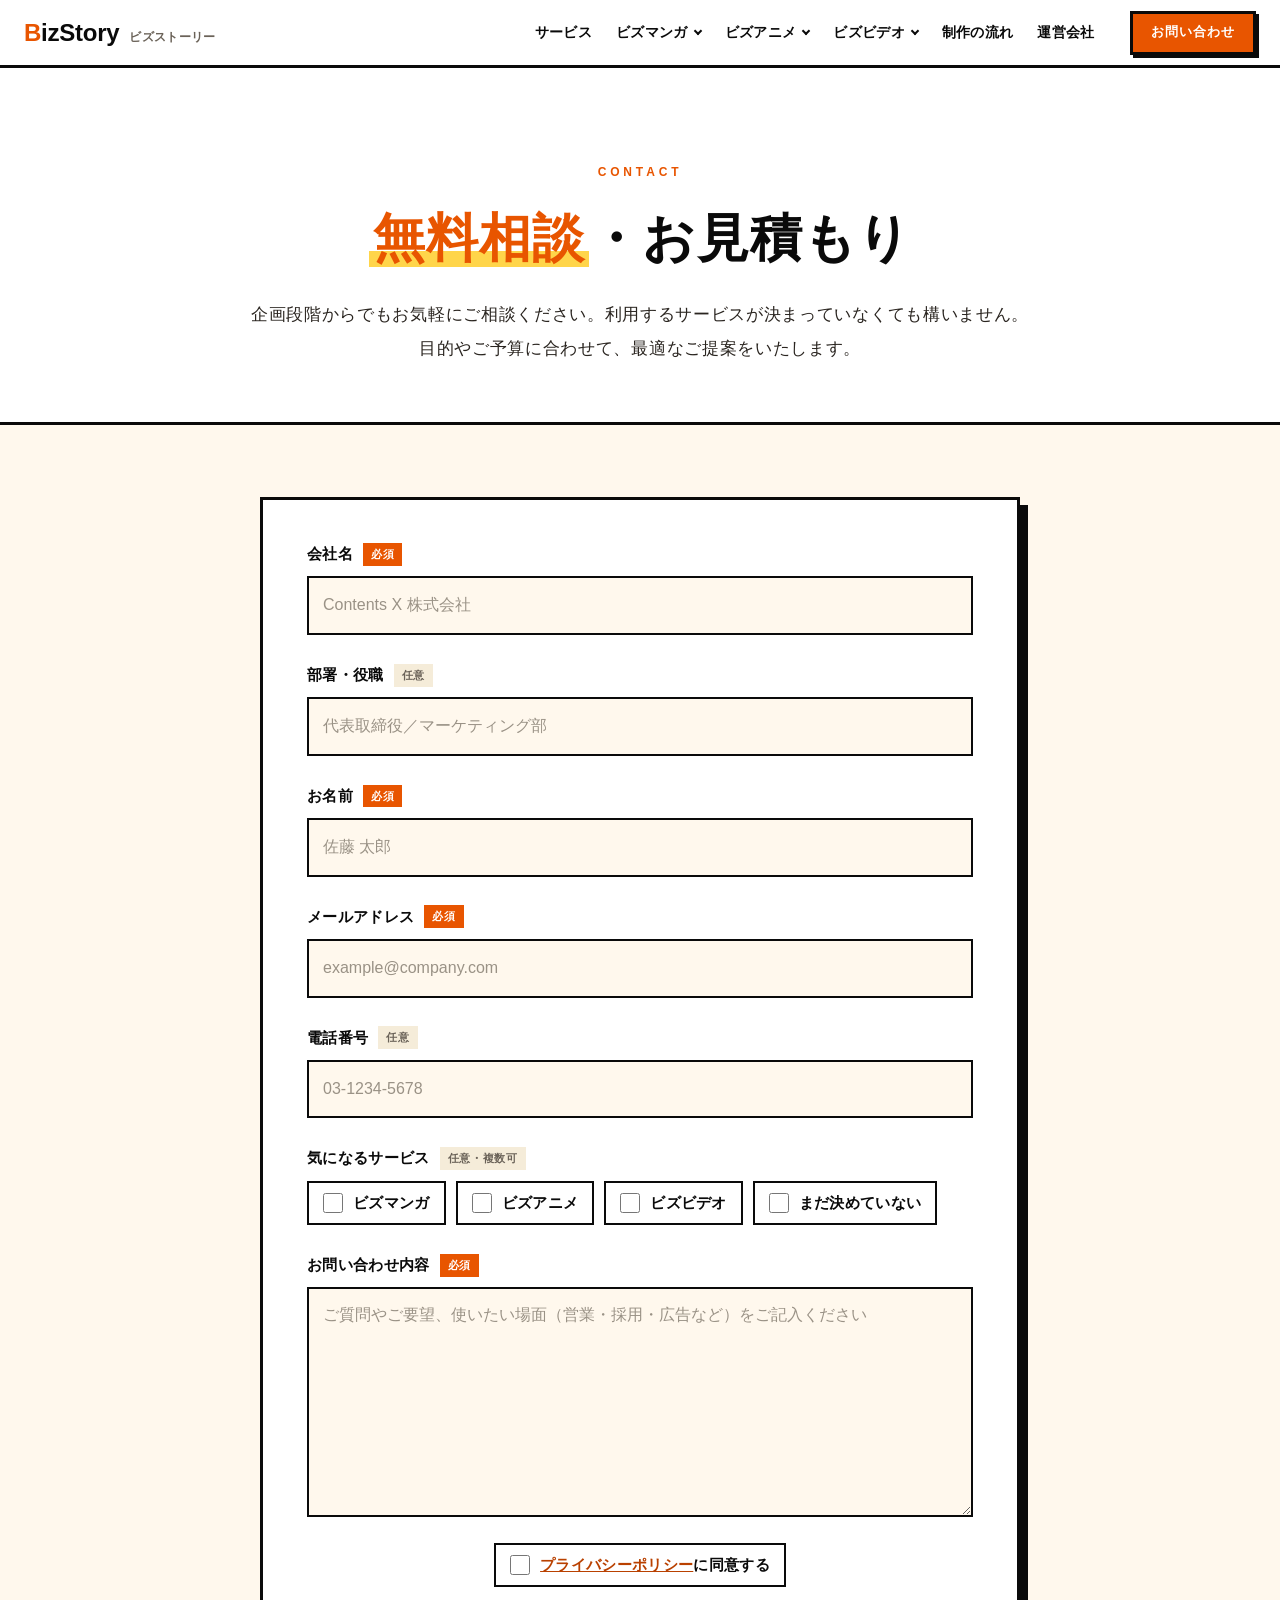
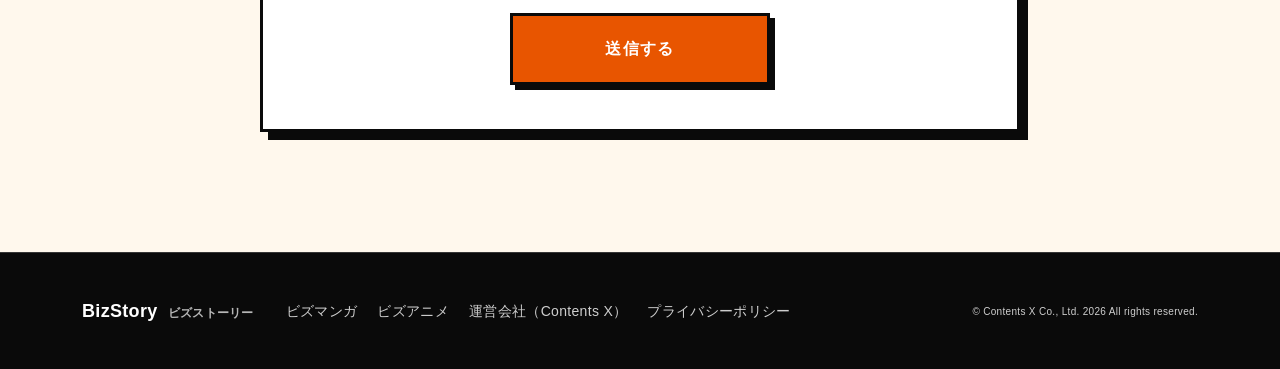
<file: v3/contact.html>
<!DOCTYPE html>
<html lang="ja">
<head>
  <meta charset="UTF-8">
  <meta name="referrer" content="strict-origin-when-cross-origin">
  <meta name="viewport" content="width=device-width, initial-scale=1.0">
  <!-- ビズストーリー LP のお問い合わせ画面（v3）。画面だけ作っている。送信先（どこへ届けるか）は未定なので、
       「送信する」を押しても、入力の確認をして「送信先は準備中」と表示するだけで、どこへも送らない（CSP の form-action 'none'・connect-src 'none' のまま）。
       送信先が決まったら、form の送り先と CSP を変え、bizstory.js の initContact を直す。 -->
  <meta http-equiv="Content-Security-Policy" content="default-src 'self'; script-src 'self'; style-src 'self' https://fonts.googleapis.com; img-src 'self' data: https://i.ytimg.com; font-src 'self' https://fonts.gstatic.com; connect-src 'none'; frame-src https://www.youtube-nocookie.com; object-src 'none'; base-uri 'self'; form-action 'none'">
  <meta http-equiv="Permissions-Policy" content="interest-cohort=(), browsing-topics=()">
  <meta http-equiv="X-Content-Type-Options" content="nosniff">
  <title>お問い合わせ｜ビズストーリー</title>
  <meta name="description" content="ビズストーリー（マンガ・アニメ・映像の制作）への無料相談・お見積もりのお問い合わせ。">
  <meta name="robots" content="noindex, follow">
  <meta name="theme-color" content="#0a0a0a">
  <link rel="icon" href="data:,">
  <link rel="preconnect" href="https://fonts.googleapis.com">
  <link rel="preconnect" href="https://fonts.gstatic.com" crossorigin>
  <link rel="stylesheet" href="https://fonts.googleapis.com/css2?family=Noto+Sans+JP:wght@400;500;700;900&family=Noto+Serif+JP:wght@700;900&family=Public+Sans:wght@700;900&display=swap">
  <link rel="stylesheet" href="bizstory.css">
  <script defer src="bizstory.js"></script>
</head>
<body class="bs-page">
  <a class="bs-skip" href="#main">本文へ移動</a>

  <header class="bs-header">
    <div class="bs-header__inner">
      <a class="bs-logo" href="index.html" aria-label="ビズストーリー トップへ">
        <span class="bs-logo__en">BizStory</span>
        <span class="bs-logo__ja">ビズストーリー</span>
      </a>
      <!-- ページ内の項目。サービスごとに、その章の中の「特長・導入事例・制作事例」へ移れる（PC は上に重ねて開く。狭い画面は「メニュー」の中に同じ項目） -->
      <nav class="bs-nav" aria-label="ページ内">
        <a class="bs-nav__link" href="index.html#services">サービス</a>
        <div class="bs-nav__group">
          <a class="bs-nav__link bs-nav__link--parent" href="index.html#bizmanga">ビズマンガ</a>
          <div class="bs-nav__menu">
            <a href="index.html#bizmanga">特長</a>
            <a href="index.html#manga-cases">導入事例</a>
            <a href="index.html#manga-works">制作事例</a>
          </div>
        </div>
        <div class="bs-nav__group">
          <a class="bs-nav__link bs-nav__link--parent" href="index.html#bizanime">ビズアニメ</a>
          <div class="bs-nav__menu">
            <a href="index.html#bizanime">特長</a>
            <a href="index.html#anime-works">制作事例</a>
            <a href="index.html#manga-to-anime">マンガからアニメへ</a>
          </div>
        </div>
        <div class="bs-nav__group">
          <a class="bs-nav__link bs-nav__link--parent" href="index.html#bizvideo">ビズビデオ</a>
          <div class="bs-nav__menu">
            <a href="index.html#bizvideo">特長</a>
            <a href="index.html#video-works">作例</a>
          </div>
        </div>
        <a class="bs-nav__link" href="index.html#flow">制作の流れ</a>
        <a class="bs-nav__link" href="index.html#company">運営会社</a>
      </nav>
      <a class="bs-btn bs-btn--sm bs-header__cta" href="contact.html">お問い合わせ</a>
      <details class="bs-menu" data-bs-menu>
        <summary class="bs-menu__btn" aria-label="ページ内のメニュー"><span class="bs-menu__icon" aria-hidden="true"></span>メニュー</summary>
        <nav class="bs-menu__panel" aria-label="ページ内（メニュー）">
          <a class="bs-menu__top" href="index.html#services">サービス</a>
          <p class="bs-menu__group">ビズマンガ</p>
          <a href="index.html#bizmanga">特長</a>
          <a href="index.html#manga-cases">導入事例</a>
          <a href="index.html#manga-works">制作事例</a>
          <p class="bs-menu__group">ビズアニメ</p>
          <a href="index.html#bizanime">特長</a>
          <a href="index.html#anime-works">制作事例</a>
          <a href="index.html#manga-to-anime">マンガからアニメへ</a>
          <p class="bs-menu__group">ビズビデオ</p>
          <a href="index.html#bizvideo">特長</a>
          <a href="index.html#video-works">作例</a>
          <a class="bs-menu__top" href="index.html#flow">制作の流れ</a>
          <a class="bs-menu__top" href="index.html#company">運営会社</a>
        </nav>
      </details>
    </div>
  </header>

  <main id="main">
    <section class="bs-contact-hero" aria-labelledby="bs-contact-title">
      <div class="bs-container">
        <p class="bs-eyebrow">CONTACT</p>
        <h1 class="bs-h2" id="bs-contact-title"><em>無料相談</em>・お見積もり</h1>
        <p class="bs-lead">企画段階からでもお気軽にご相談ください。利用するサービスが決まっていなくても構いません。<br class="bs-br-pc">目的やご予算に合わせて、最適なご提案をいたします。</p>
      </div>
    </section>

    <section class="bs-section bs-section--cream bs-contact" aria-label="お問い合わせフォーム">
      <div class="bs-container">
        <form class="bs-form" data-bs-contact novalidate>
          <div class="bs-form__status" data-bs-contact-status role="status" aria-live="polite" tabindex="-1" hidden></div>

          <div class="bs-form__row">
            <label class="bs-form__label" for="bsCompany">会社名<span class="bs-form__req">必須</span></label>
            <input class="bs-form__input" type="text" id="bsCompany" name="company" autocomplete="organization" placeholder="Contents X 株式会社" required>
          </div>
          <div class="bs-form__row">
            <label class="bs-form__label" for="bsDepartment">部署・役職<span class="bs-form__opt">任意</span></label>
            <input class="bs-form__input" type="text" id="bsDepartment" name="department" autocomplete="organization-title" placeholder="代表取締役／マーケティング部">
          </div>
          <div class="bs-form__row">
            <label class="bs-form__label" for="bsName">お名前<span class="bs-form__req">必須</span></label>
            <input class="bs-form__input" type="text" id="bsName" name="fullName" autocomplete="name" placeholder="佐藤 太郎" required>
          </div>
          <div class="bs-form__row">
            <label class="bs-form__label" for="bsEmail">メールアドレス<span class="bs-form__req">必須</span></label>
            <input class="bs-form__input" type="email" id="bsEmail" name="email" autocomplete="email" placeholder="example@company.com" required>
          </div>
          <div class="bs-form__row">
            <label class="bs-form__label" for="bsTel">電話番号<span class="bs-form__opt">任意</span></label>
            <input class="bs-form__input" type="tel" id="bsTel" name="tel" autocomplete="tel" placeholder="03-1234-5678">
          </div>
          <fieldset class="bs-form__row bs-form__set">
            <legend class="bs-form__label">気になるサービス<span class="bs-form__opt">任意・複数可</span></legend>
            <div class="bs-form__choices">
              <label class="bs-form__choice"><input type="checkbox" name="service" value="bizmanga"><span>ビズマンガ</span></label>
              <label class="bs-form__choice"><input type="checkbox" name="service" value="bizanime"><span>ビズアニメ</span></label>
              <label class="bs-form__choice"><input type="checkbox" name="service" value="bizvideo"><span>ビズビデオ</span></label>
              <label class="bs-form__choice"><input type="checkbox" name="service" value="undecided"><span>まだ決めていない</span></label>
            </div>
          </fieldset>
          <div class="bs-form__row">
            <label class="bs-form__label" for="bsMessage">お問い合わせ内容<span class="bs-form__req">必須</span></label>
            <textarea class="bs-form__input bs-form__textarea" id="bsMessage" name="message" rows="7" placeholder="ご質問やご要望、使いたい場面（営業・採用・広告など）をご記入ください" required></textarea>
          </div>
          <!-- ハニーポット（人には見えない入力欄。送信先が決まったら、値が入っている送信は捨てる） -->
          <div class="bs-form__trap" aria-hidden="true">
            <label for="bsWebsite">Website (do not fill)</label>
            <input type="text" id="bsWebsite" name="website" tabindex="-1" autocomplete="off" data-1p-ignore data-lpignore="true" data-bwignore="true" data-form-type="other">
          </div>
          <div class="bs-form__agree">
            <label class="bs-form__choice"><input type="checkbox" name="agree" id="bsAgree" required><span><a href="https://bizmanga.contentsx.jp/privacy-policy" target="_blank" rel="noopener">プライバシーポリシー</a>に同意する</span></label>
          </div>
          <div class="bs-form__submit"><button class="bs-btn bs-btn--lg" type="submit">送信する</button></div>
        </form>
      </div>
    </section>
  </main>

  <footer class="bs-footer">
    <div class="bs-footer__inner">
      <p class="bs-footer__brand">BizStory<span>ビズストーリー</span></p>
      <ul class="bs-footer__links">
        <li><a href="https://bizmanga.contentsx.jp/" target="_blank" rel="noopener">ビズマンガ</a></li>
        <li><a href="https://bizmanga.contentsx.jp/bizanime" target="_blank" rel="noopener">ビズアニメ</a></li>
        <li><a href="https://contentsx.jp/" target="_blank" rel="noopener">運営会社（Contents X）</a></li>
        <li><a href="https://bizmanga.contentsx.jp/privacy-policy" target="_blank" rel="noopener">プライバシーポリシー</a></li>
      </ul>
      <p class="bs-footer__copy"><small>&copy; Contents X Co., Ltd. 2026 All rights reserved.</small></p>
    </div>
  </footer>
</body>
</html>
</file>
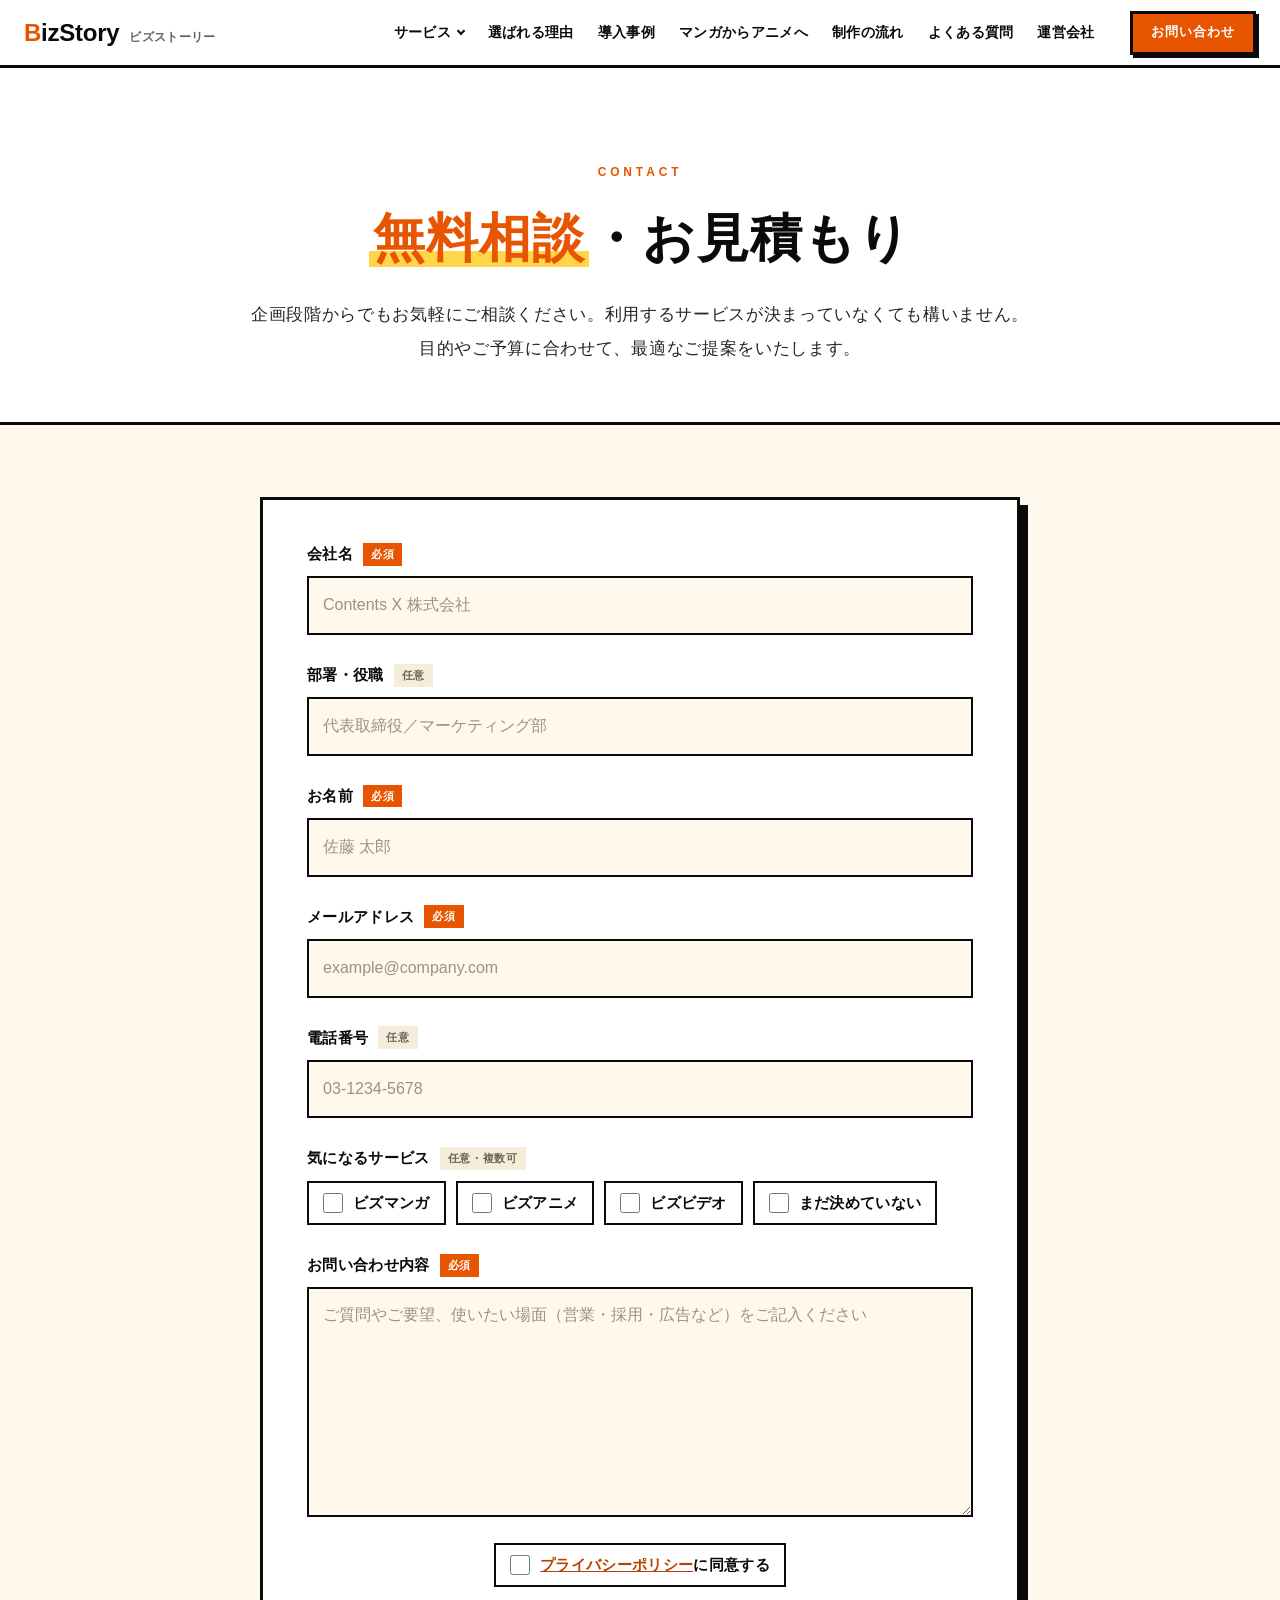
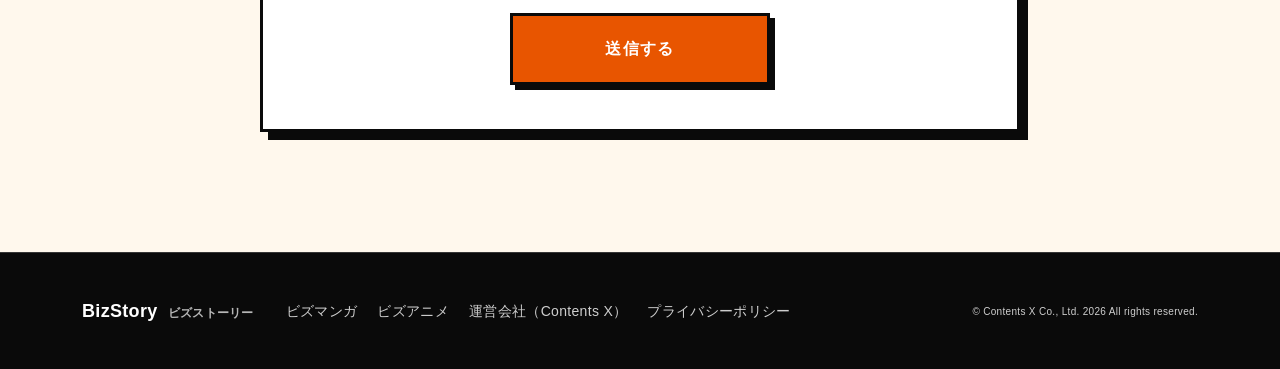
<file: v4/contact.html>
<!DOCTYPE html>
<html lang="ja">
<head>
  <meta charset="UTF-8">
  <meta name="referrer" content="strict-origin-when-cross-origin">
  <meta name="viewport" content="width=device-width, initial-scale=1.0">
  <!-- ビズストーリー LP のお問い合わせ画面（v4）。画面だけ作っている。送信先（どこへ届けるか）は未定なので、
       「送信する」を押しても、入力の確認をして「送信先は準備中」と表示するだけで、どこへも送らない（CSP の form-action 'none'・connect-src 'none' のまま）。
       送信先が決まったら、form の送り先と CSP を変え、bizstory.js の initContact を直す。 -->
  <meta http-equiv="Content-Security-Policy" content="default-src 'self'; script-src 'self'; style-src 'self' https://fonts.googleapis.com; img-src 'self' data: https://i.ytimg.com; font-src 'self' https://fonts.gstatic.com; connect-src 'none'; frame-src https://www.youtube-nocookie.com; object-src 'none'; base-uri 'self'; form-action 'none'">
  <meta http-equiv="Permissions-Policy" content="interest-cohort=(), browsing-topics=()">
  <meta http-equiv="X-Content-Type-Options" content="nosniff">
  <title>お問い合わせ｜ビズストーリー</title>
  <meta name="description" content="ビズストーリー（マンガ・アニメ・映像の制作）への無料相談・お見積もりのお問い合わせ。">
  <meta name="robots" content="noindex, follow">
  <meta name="theme-color" content="#0a0a0a">
  <link rel="icon" href="data:,">
  <link rel="preconnect" href="https://fonts.googleapis.com">
  <link rel="preconnect" href="https://fonts.gstatic.com" crossorigin>
  <link rel="stylesheet" href="https://fonts.googleapis.com/css2?family=Noto+Sans+JP:wght@400;500;700;900&family=Noto+Serif+JP:wght@700;900&family=Public+Sans:wght@700;900&display=swap">
  <link rel="stylesheet" href="bizstory.css">
  <script defer src="bizstory.js"></script>
</head>
<body class="bs-page">
  <a class="bs-skip" href="#main">本文へ移動</a>

  <header class="bs-header">
    <div class="bs-header__inner">
      <a class="bs-logo" href="index.html" aria-label="ビズストーリー トップへ">
        <span class="bs-logo__en">BizStory</span>
        <span class="bs-logo__ja">ビズストーリー</span>
      </a>
      <!-- ページ内の項目。サービスの小項目は、3つのサービスの章へ移ってそのタブを開く（data-bs-tab-link） -->
      <nav class="bs-nav" aria-label="ページ内">
        <div class="bs-nav__group">
          <a class="bs-nav__link bs-nav__link--parent" href="index.html#services">サービス</a>
          <div class="bs-nav__menu">
            <a href="index.html?tab=manga#services">ビズマンガ</a>
            <a href="index.html?tab=anime#services">ビズアニメ</a>
            <a href="index.html?tab=video#services">ビズビデオ</a>
          </div>
        </div>
        <a class="bs-nav__link" href="index.html#reasons">選ばれる理由</a>
        <a class="bs-nav__link" href="index.html#cases">導入事例</a>
        <a class="bs-nav__link" href="index.html#manga-to-anime">マンガからアニメへ</a>
        <a class="bs-nav__link" href="index.html#flow">制作の流れ</a>
        <a class="bs-nav__link" href="index.html#faq">よくある質問</a>
        <a class="bs-nav__link" href="index.html#company">運営会社</a>
      </nav>
      <a class="bs-btn bs-btn--sm bs-header__cta" href="contact.html">お問い合わせ</a>
      <details class="bs-menu" data-bs-menu>
        <summary class="bs-menu__btn" aria-label="ページ内のメニュー"><span class="bs-menu__icon" aria-hidden="true"></span>メニュー</summary>
        <nav class="bs-menu__panel" aria-label="ページ内（メニュー）">
          <p class="bs-menu__group">サービス</p>
          <a href="index.html?tab=manga#services">ビズマンガ</a>
          <a href="index.html?tab=anime#services">ビズアニメ</a>
          <a href="index.html?tab=video#services">ビズビデオ</a>
          <a class="bs-menu__top" href="index.html#reasons">選ばれる理由</a>
          <a class="bs-menu__top" href="index.html#cases">導入事例</a>
          <a class="bs-menu__top" href="index.html#manga-to-anime">マンガからアニメへ</a>
          <a class="bs-menu__top" href="index.html#flow">制作の流れ</a>
          <a class="bs-menu__top" href="index.html#faq">よくある質問</a>
          <a class="bs-menu__top" href="index.html#company">運営会社</a>
        </nav>
      </details>
    </div>
  </header>

  <main id="main">
    <section class="bs-contact-hero" aria-labelledby="bs-contact-title">
      <div class="bs-container">
        <p class="bs-eyebrow">CONTACT</p>
        <h1 class="bs-h2" id="bs-contact-title"><em>無料相談</em>・お見積もり</h1>
        <p class="bs-lead">企画段階からでもお気軽にご相談ください。利用するサービスが決まっていなくても構いません。<br class="bs-br-pc">目的やご予算に合わせて、最適なご提案をいたします。</p>
      </div>
    </section>

    <section class="bs-section bs-section--cream bs-contact" aria-label="お問い合わせフォーム">
      <div class="bs-container">
        <form class="bs-form" data-bs-contact novalidate>
          <div class="bs-form__status" data-bs-contact-status role="status" aria-live="polite" tabindex="-1" hidden></div>

          <div class="bs-form__row">
            <label class="bs-form__label" for="bsCompany">会社名<span class="bs-form__req">必須</span></label>
            <input class="bs-form__input" type="text" id="bsCompany" name="company" autocomplete="organization" placeholder="Contents X 株式会社" required>
          </div>
          <div class="bs-form__row">
            <label class="bs-form__label" for="bsDepartment">部署・役職<span class="bs-form__opt">任意</span></label>
            <input class="bs-form__input" type="text" id="bsDepartment" name="department" autocomplete="organization-title" placeholder="代表取締役／マーケティング部">
          </div>
          <div class="bs-form__row">
            <label class="bs-form__label" for="bsName">お名前<span class="bs-form__req">必須</span></label>
            <input class="bs-form__input" type="text" id="bsName" name="fullName" autocomplete="name" placeholder="佐藤 太郎" required>
          </div>
          <div class="bs-form__row">
            <label class="bs-form__label" for="bsEmail">メールアドレス<span class="bs-form__req">必須</span></label>
            <input class="bs-form__input" type="email" id="bsEmail" name="email" autocomplete="email" placeholder="example@company.com" required>
          </div>
          <div class="bs-form__row">
            <label class="bs-form__label" for="bsTel">電話番号<span class="bs-form__opt">任意</span></label>
            <input class="bs-form__input" type="tel" id="bsTel" name="tel" autocomplete="tel" placeholder="03-1234-5678">
          </div>
          <fieldset class="bs-form__row bs-form__set">
            <legend class="bs-form__label">気になるサービス<span class="bs-form__opt">任意・複数可</span></legend>
            <div class="bs-form__choices">
              <label class="bs-form__choice"><input type="checkbox" name="service" value="bizmanga"><span>ビズマンガ</span></label>
              <label class="bs-form__choice"><input type="checkbox" name="service" value="bizanime"><span>ビズアニメ</span></label>
              <label class="bs-form__choice"><input type="checkbox" name="service" value="bizvideo"><span>ビズビデオ</span></label>
              <label class="bs-form__choice"><input type="checkbox" name="service" value="undecided"><span>まだ決めていない</span></label>
            </div>
          </fieldset>
          <div class="bs-form__row">
            <label class="bs-form__label" for="bsMessage">お問い合わせ内容<span class="bs-form__req">必須</span></label>
            <textarea class="bs-form__input bs-form__textarea" id="bsMessage" name="message" rows="7" placeholder="ご質問やご要望、使いたい場面（営業・採用・広告など）をご記入ください" required></textarea>
          </div>
          <!-- ハニーポット（人には見えない入力欄。送信先が決まったら、値が入っている送信は捨てる） -->
          <div class="bs-form__trap" aria-hidden="true">
            <label for="bsWebsite">Website (do not fill)</label>
            <input type="text" id="bsWebsite" name="website" tabindex="-1" autocomplete="off" data-1p-ignore data-lpignore="true" data-bwignore="true" data-form-type="other">
          </div>
          <div class="bs-form__agree">
            <label class="bs-form__choice"><input type="checkbox" name="agree" id="bsAgree" required><span><a href="https://bizmanga.contentsx.jp/privacy-policy" target="_blank" rel="noopener">プライバシーポリシー</a>に同意する</span></label>
          </div>
          <div class="bs-form__submit"><button class="bs-btn bs-btn--lg" type="submit">送信する</button></div>
        </form>
      </div>
    </section>
  </main>

  <footer class="bs-footer">
    <div class="bs-footer__inner">
      <p class="bs-footer__brand">BizStory<span>ビズストーリー</span></p>
      <ul class="bs-footer__links">
        <li><a href="https://bizmanga.contentsx.jp/" target="_blank" rel="noopener">ビズマンガ</a></li>
        <li><a href="https://bizmanga.contentsx.jp/bizanime" target="_blank" rel="noopener">ビズアニメ</a></li>
        <li><a href="https://contentsx.jp/" target="_blank" rel="noopener">運営会社（Contents X）</a></li>
        <li><a href="https://bizmanga.contentsx.jp/privacy-policy" target="_blank" rel="noopener">プライバシーポリシー</a></li>
      </ul>
      <p class="bs-footer__copy"><small>&copy; Contents X Co., Ltd. 2026 All rights reserved.</small></p>
    </div>
  </footer>
</body>
</html>
</file>
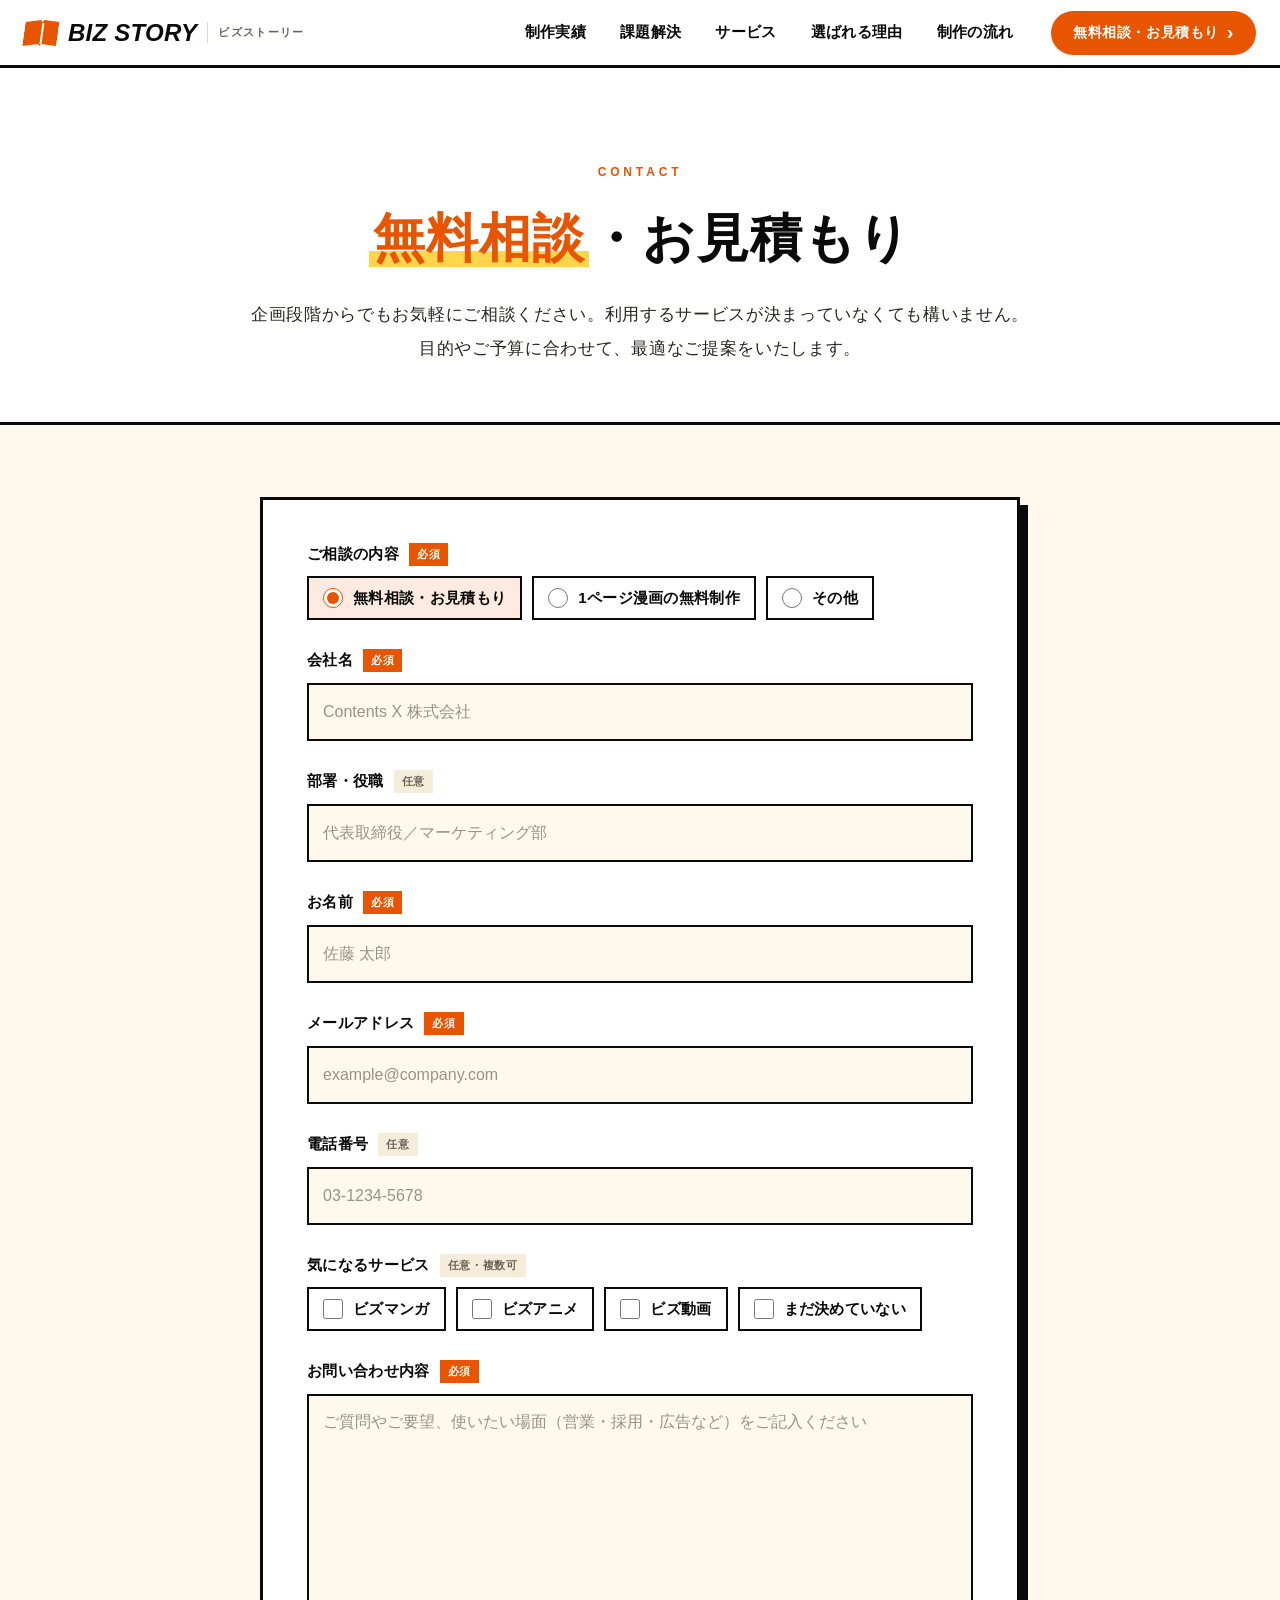
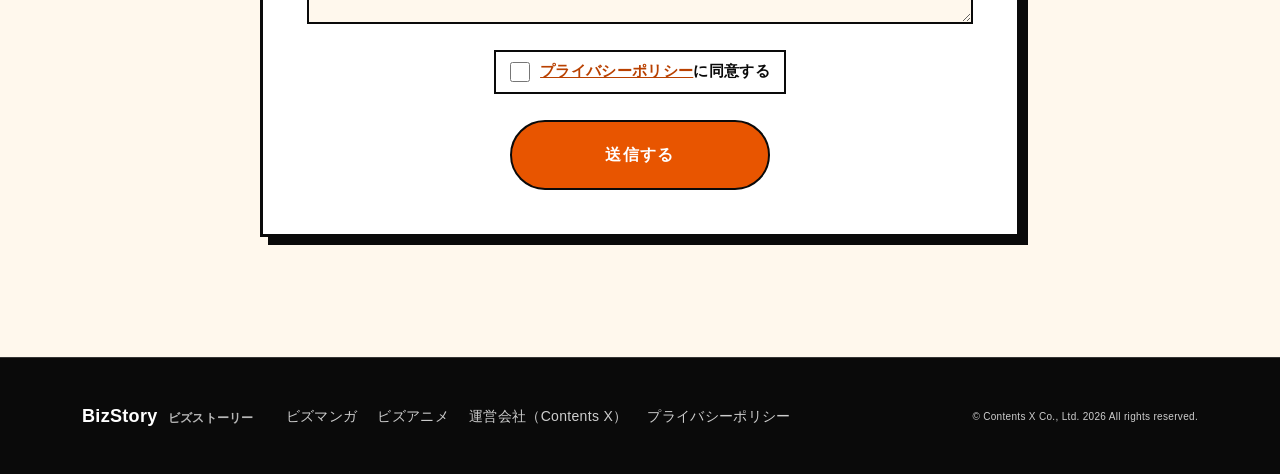
<file: v5/contact.html>
<!DOCTYPE html>
<html lang="ja">
<head>
  <meta charset="UTF-8">
  <meta name="referrer" content="strict-origin-when-cross-origin">
  <meta name="viewport" content="width=device-width, initial-scale=1.0">
  <!-- ビズストーリー LP のお問い合わせ画面（v5）。画面だけ作っている。送信先（どこへ届けるか）は未定なので、
       「送信する」を押しても、入力の確認をして「送信先は準備中」と表示するだけで、どこへも送らない（CSP の form-action 'none'・connect-src 'none' のまま）。
       送信先が決まったら、form の送り先と CSP を変え、bizstory.js の initContact を直す。 -->
  <meta http-equiv="Content-Security-Policy" content="default-src 'self'; script-src 'self'; style-src 'self' https://fonts.googleapis.com; img-src 'self' data: https://i.ytimg.com; font-src 'self' https://fonts.gstatic.com; connect-src 'none'; frame-src https://www.youtube-nocookie.com; object-src 'none'; base-uri 'self'; form-action 'none'">
  <meta http-equiv="Permissions-Policy" content="interest-cohort=(), browsing-topics=()">
  <meta http-equiv="X-Content-Type-Options" content="nosniff">
  <title>お問い合わせ｜BIZ STORY（ビズストーリー）</title>
  <meta name="description" content="BIZ STORY（マンガ・アニメ・動画の制作）への無料相談・お見積もりのお問い合わせ。">
  <meta name="robots" content="noindex, follow">
  <meta name="theme-color" content="#0a0a0a">
  <link rel="icon" href="data:,">
  <link rel="preconnect" href="https://fonts.googleapis.com">
  <link rel="preconnect" href="https://fonts.gstatic.com" crossorigin>
  <link rel="stylesheet" href="https://fonts.googleapis.com/css2?family=Noto+Sans+JP:wght@400;500;700;900&family=Noto+Serif+JP:wght@700;900&family=Public+Sans:wght@700;900&display=swap">
  <link rel="stylesheet" href="bizstory.css">
  <script defer src="bizstory.js"></script>
</head>
<body class="bs-page bs-v5">
  <a class="bs-skip" href="#main">本文へ移動</a>

  <header class="bs-header">
    <div class="bs-header__inner">
      <!-- ロゴは正式なデータが無いので、文字と本の形の簡単な印で仮に作っている（正式なロゴが届いたら差し替える） -->
      <a class="bs-brand" href="index.html" aria-label="BIZ STORY ビズストーリー トップへ">
        <span class="bs-brand__mark" aria-hidden="true"></span>
        <span class="bs-brand__name">BIZ STORY</span>
        <span class="bs-brand__ja">ビズストーリー</span>
      </a>
      <nav class="bs-nav" aria-label="ページ内">
        <a class="bs-nav__link" href="index.html#works">制作実績</a>
        <a class="bs-nav__link" href="index.html#solutions">課題解決</a>
        <a class="bs-nav__link" href="index.html#services">サービス</a>
        <a class="bs-nav__link" href="index.html#reasons">選ばれる理由</a>
        <a class="bs-nav__link" href="index.html#flow">制作の流れ</a>
      </nav>
      <a class="bs-cta" href="contact.html">無料相談・お見積もり</a>
      <details class="bs-menu" data-bs-menu>
        <summary class="bs-menu__btn" aria-label="ページ内のメニュー"><span class="bs-menu__icon" aria-hidden="true"></span>メニュー</summary>
        <nav class="bs-menu__panel" aria-label="ページ内（メニュー）">
          <a class="bs-menu__top" href="index.html#works">制作実績</a>
          <a class="bs-menu__top" href="index.html#solutions">課題解決</a>
          <a class="bs-menu__top" href="index.html#services">サービス</a>
          <a class="bs-menu__top" href="index.html#reasons">選ばれる理由</a>
          <a class="bs-menu__top" href="index.html#benefits">導入のメリット</a>
          <a class="bs-menu__top" href="index.html#usecases">活用シーン</a>
          <a class="bs-menu__top" href="index.html#flow">制作の流れ</a>
          <a class="bs-menu__top" href="index.html#faq">よくある質問</a>
          <a class="bs-menu__top" href="index.html#contact">お問い合わせ</a>
        </nav>
      </details>
    </div>
  </header>

  <main id="main">
    <section class="bs-contact-hero" aria-labelledby="bs-contact-title">
      <div class="bs-container">
        <p class="bs-eyebrow">CONTACT</p>
        <h1 class="bs-h2" id="bs-contact-title"><em>無料相談</em>・お見積もり</h1>
        <p class="bs-lead">企画段階からでもお気軽にご相談ください。利用するサービスが決まっていなくても構いません。<br class="bs-br-pc">目的やご予算に合わせて、最適なご提案をいたします。</p>
      </div>
    </section>

    <section class="bs-section bs-section--cream bs-contact" aria-label="お問い合わせフォーム">
      <div class="bs-container">
        <form class="bs-form" data-bs-contact novalidate>
          <div class="bs-form__status" data-bs-contact-status role="status" aria-live="polite" tabindex="-1" hidden></div>

          <fieldset class="bs-form__row bs-form__set">
            <legend class="bs-form__label">ご相談の内容<span class="bs-form__req">必須</span></legend>
            <div class="bs-form__choices">
              <label class="bs-form__choice"><input type="radio" name="topic" value="consult" required checked><span>無料相談・お見積もり</span></label>
              <label class="bs-form__choice"><input type="radio" name="topic" value="free"><span>1ページ漫画の無料制作</span></label>
              <label class="bs-form__choice"><input type="radio" name="topic" value="other"><span>その他</span></label>
            </div>
          </fieldset>
          <div class="bs-form__row">
            <label class="bs-form__label" for="bsCompany">会社名<span class="bs-form__req">必須</span></label>
            <input class="bs-form__input" type="text" id="bsCompany" name="company" autocomplete="organization" placeholder="Contents X 株式会社" required>
          </div>
          <div class="bs-form__row">
            <label class="bs-form__label" for="bsDepartment">部署・役職<span class="bs-form__opt">任意</span></label>
            <input class="bs-form__input" type="text" id="bsDepartment" name="department" autocomplete="organization-title" placeholder="代表取締役／マーケティング部">
          </div>
          <div class="bs-form__row">
            <label class="bs-form__label" for="bsName">お名前<span class="bs-form__req">必須</span></label>
            <input class="bs-form__input" type="text" id="bsName" name="fullName" autocomplete="name" placeholder="佐藤 太郎" required>
          </div>
          <div class="bs-form__row">
            <label class="bs-form__label" for="bsEmail">メールアドレス<span class="bs-form__req">必須</span></label>
            <input class="bs-form__input" type="email" id="bsEmail" name="email" autocomplete="email" placeholder="example@company.com" required>
          </div>
          <div class="bs-form__row">
            <label class="bs-form__label" for="bsTel">電話番号<span class="bs-form__opt">任意</span></label>
            <input class="bs-form__input" type="tel" id="bsTel" name="tel" autocomplete="tel" placeholder="03-1234-5678">
          </div>
          <fieldset class="bs-form__row bs-form__set">
            <legend class="bs-form__label">気になるサービス<span class="bs-form__opt">任意・複数可</span></legend>
            <div class="bs-form__choices">
              <label class="bs-form__choice"><input type="checkbox" name="service" value="bizmanga"><span>ビズマンガ</span></label>
              <label class="bs-form__choice"><input type="checkbox" name="service" value="bizanime"><span>ビズアニメ</span></label>
              <label class="bs-form__choice"><input type="checkbox" name="service" value="bizvideo"><span>ビズ動画</span></label>
              <label class="bs-form__choice"><input type="checkbox" name="service" value="undecided"><span>まだ決めていない</span></label>
            </div>
          </fieldset>
          <div class="bs-form__row">
            <label class="bs-form__label" for="bsMessage">お問い合わせ内容<span class="bs-form__req">必須</span></label>
            <textarea class="bs-form__input bs-form__textarea" id="bsMessage" name="message" rows="7" placeholder="ご質問やご要望、使いたい場面（営業・採用・広告など）をご記入ください" required></textarea>
          </div>
          <!-- ハニーポット（人には見えない入力欄。送信先が決まったら、値が入っている送信は捨てる） -->
          <div class="bs-form__trap" aria-hidden="true">
            <label for="bsWebsite">Website (do not fill)</label>
            <input type="text" id="bsWebsite" name="website" tabindex="-1" autocomplete="off" data-1p-ignore data-lpignore="true" data-bwignore="true" data-form-type="other">
          </div>
          <div class="bs-form__agree">
            <label class="bs-form__choice"><input type="checkbox" name="agree" id="bsAgree" required><span><a href="https://bizmanga.contentsx.jp/privacy-policy" target="_blank" rel="noopener">プライバシーポリシー</a>に同意する</span></label>
          </div>
          <div class="bs-form__submit"><button class="bs-btn bs-btn--lg" type="submit">送信する</button></div>
        </form>
      </div>
    </section>
  </main>

  <footer class="bs-footer">
    <div class="bs-footer__inner">
      <p class="bs-footer__brand">BizStory<span>ビズストーリー</span></p>
      <ul class="bs-footer__links">
        <li><a href="https://bizmanga.contentsx.jp/" target="_blank" rel="noopener">ビズマンガ</a></li>
        <li><a href="https://bizmanga.contentsx.jp/bizanime" target="_blank" rel="noopener">ビズアニメ</a></li>
        <li><a href="https://contentsx.jp/" target="_blank" rel="noopener">運営会社（Contents X）</a></li>
        <li><a href="https://bizmanga.contentsx.jp/privacy-policy" target="_blank" rel="noopener">プライバシーポリシー</a></li>
      </ul>
      <p class="bs-footer__copy"><small>&copy; Contents X Co., Ltd. 2026 All rights reserved.</small></p>
    </div>
  </footer>
</body>
</html>
</file>
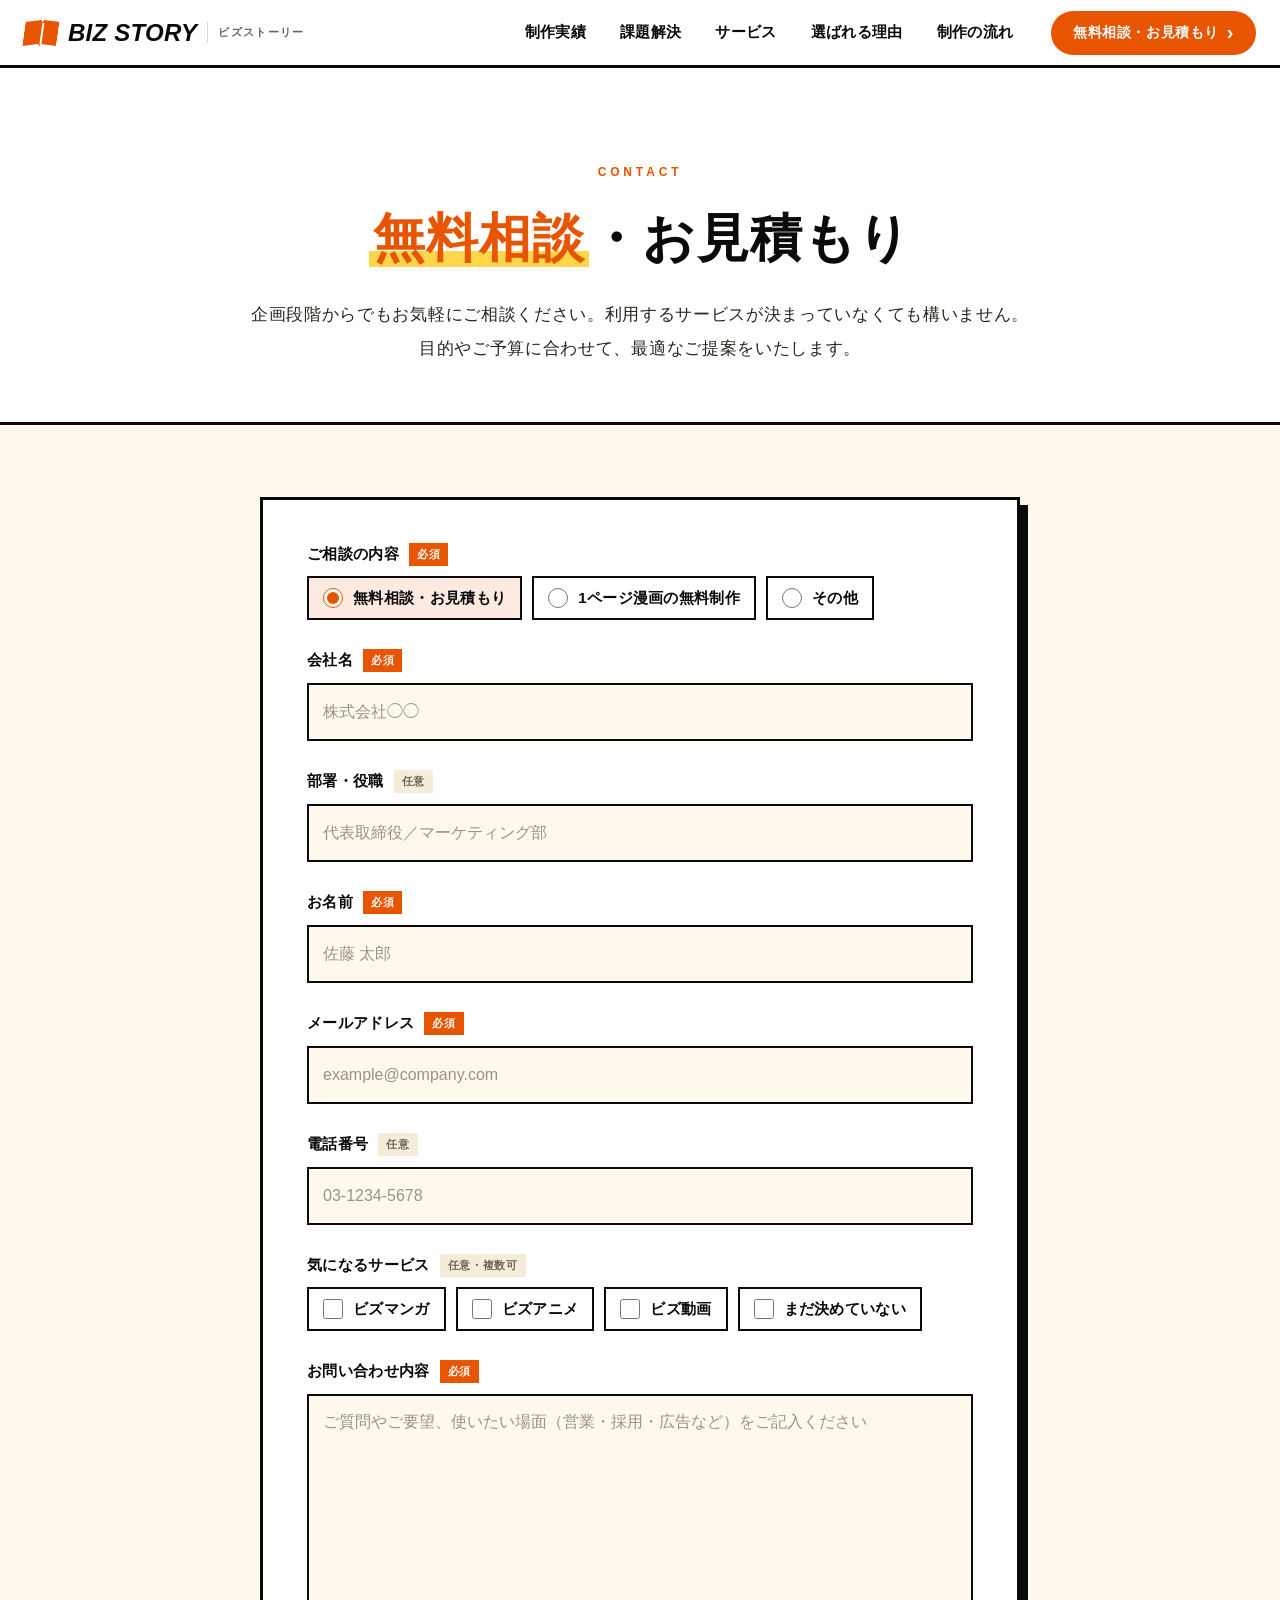
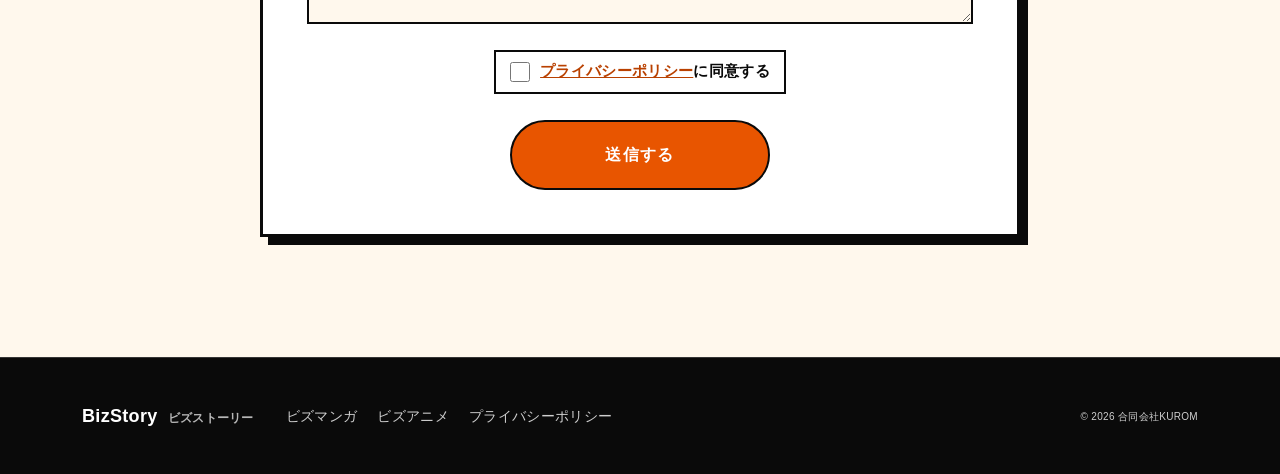
<file: v7/contact.html>
<!DOCTYPE html>
<html lang="ja">
<head>
  <meta charset="UTF-8">
  <meta name="referrer" content="strict-origin-when-cross-origin">
  <meta name="viewport" content="width=device-width, initial-scale=1.0">
  <!-- ビズストーリー LP のお問い合わせ画面（v7）。送信先は Contents X CRM の受信箱（受信元の公開キーはページ末尾の script）。
       送り方: bizstory.js の initContact が入力を確かめ、問題がなければ BizcarteInbound.sendForm() で受信箱へ送る（data-auto="false"。
       未入力のまま送られないよう、自動の送信は止めている）。ほかの送信先は無い。
       受信元の公開キーは秘密ではない（ブラウザに出る）。受信箱は、受信元に登録された許可ドメイン（kurom.jp）からの送信だけを受け付ける。
       CSP: script-src と connect-src に CRM（contentsx-crm.vercel.app）だけを足している。 -->
  <meta http-equiv="Content-Security-Policy" content="default-src 'self'; script-src 'self' https://contentsx-crm.vercel.app; style-src 'self' https://fonts.googleapis.com; img-src 'self' data: https://i.ytimg.com; font-src 'self' https://fonts.gstatic.com; connect-src https://contentsx-crm.vercel.app; frame-src https://www.youtube-nocookie.com; object-src 'none'; base-uri 'self'; form-action 'none'">
  <meta http-equiv="Permissions-Policy" content="interest-cohort=(), browsing-topics=()">
  <meta http-equiv="X-Content-Type-Options" content="nosniff">
  <title>お問い合わせ｜BIZ STORY（ビズストーリー）</title>
  <meta name="description" content="BIZ STORY（マンガ・アニメ・動画の制作）への無料相談・お見積もりのお問い合わせ。">
  <meta name="robots" content="noindex, follow">
  <meta name="theme-color" content="#0a0a0a">
  <link rel="icon" href="data:,">
  <link rel="preconnect" href="https://fonts.googleapis.com">
  <link rel="preconnect" href="https://fonts.gstatic.com" crossorigin>
  <link rel="stylesheet" href="https://fonts.googleapis.com/css2?family=Noto+Sans+JP:wght@400;500;700;900&family=Noto+Serif+JP:wght@700;900&family=Public+Sans:wght@700;900&display=swap">
  <link rel="stylesheet" href="bizstory.css">
  <script defer src="bizstory.js"></script>
</head>
<body class="bs-page bs-v5 bs-v6">
  <a class="bs-skip" href="#main">本文へ移動</a>

  <header class="bs-header">
    <div class="bs-header__inner">
      <!-- ロゴは正式なデータが無いので、文字と本の形の簡単な印で仮に作っている（正式なロゴが届いたら差し替える） -->
      <a class="bs-brand" href="index.html" aria-label="BIZ STORY ビズストーリー トップへ">
        <span class="bs-brand__mark" aria-hidden="true"></span>
        <span class="bs-brand__name">BIZ STORY</span>
        <span class="bs-brand__ja">ビズストーリー</span>
      </a>
      <nav class="bs-nav" aria-label="ページ内">
        <a class="bs-nav__link" href="index.html#works">制作実績</a>
        <a class="bs-nav__link" href="index.html#solutions">課題解決</a>
        <a class="bs-nav__link" href="index.html#services">サービス</a>
        <a class="bs-nav__link" href="index.html#reasons">選ばれる理由</a>
        <a class="bs-nav__link" href="index.html#flow">制作の流れ</a>
      </nav>
      <a class="bs-cta" href="contact.html">無料相談・お見積もり</a>
      <details class="bs-menu" data-bs-menu>
        <summary class="bs-menu__btn" aria-label="ページ内のメニュー"><span class="bs-menu__icon" aria-hidden="true"></span>メニュー</summary>
        <nav class="bs-menu__panel" aria-label="ページ内（メニュー）">
          <a class="bs-menu__top" href="index.html#works">制作実績</a>
          <a class="bs-menu__top" href="index.html#solutions">課題解決</a>
          <a class="bs-menu__top" href="index.html#services">サービス</a>
          <a class="bs-menu__top" href="index.html#reasons">選ばれる理由</a>
          <a class="bs-menu__top" href="index.html#benefits">導入のメリット</a>
          <a class="bs-menu__top" href="index.html#usecases">活用シーン</a>
          <a class="bs-menu__top" href="index.html#flow">制作の流れ</a>
          <a class="bs-menu__top" href="index.html#faq">よくある質問</a>
          <a class="bs-menu__top" href="index.html#contact">お問い合わせ</a>
        </nav>
      </details>
    </div>
  </header>

  <main id="main">
    <section class="bs-contact-hero" aria-labelledby="bs-contact-title">
      <div class="bs-container">
        <p class="bs-eyebrow">CONTACT</p>
        <h1 class="bs-h2" id="bs-contact-title"><em>無料相談</em>・お見積もり</h1>
        <p class="bs-lead">企画段階からでもお気軽にご相談ください。利用するサービスが決まっていなくても構いません。<br class="bs-br-pc">目的やご予算に合わせて、最適なご提案をいたします。</p>
      </div>
    </section>

    <section class="bs-section bs-section--cream bs-contact" aria-label="お問い合わせフォーム">
      <div class="bs-container">
        <form class="bs-form" data-bs-contact novalidate>
          <div class="bs-form__status" data-bs-contact-status role="status" aria-live="polite" tabindex="-1" hidden></div>

          <fieldset class="bs-form__row bs-form__set">
            <legend class="bs-form__label">ご相談の内容<span class="bs-form__req">必須</span></legend>
            <div class="bs-form__choices">
              <label class="bs-form__choice"><input type="radio" name="topic" value="無料相談・お見積もり" required checked><span>無料相談・お見積もり</span></label>
              <label class="bs-form__choice"><input type="radio" name="topic" value="1ページ漫画の無料制作" data-topic="free"><span>1ページ漫画の無料制作</span></label>
              <label class="bs-form__choice"><input type="radio" name="topic" value="その他"><span>その他</span></label>
            </div>
          </fieldset>
          <div class="bs-form__row">
            <label class="bs-form__label" for="bsCompany">会社名<span class="bs-form__req">必須</span></label>
            <input class="bs-form__input" type="text" id="bsCompany" name="company" data-crm-field="company_name" autocomplete="organization" placeholder="株式会社◯◯" required>
          </div>
          <div class="bs-form__row">
            <label class="bs-form__label" for="bsDepartment">部署・役職<span class="bs-form__opt">任意</span></label>
            <input class="bs-form__input" type="text" id="bsDepartment" name="department" data-crm-field="department" autocomplete="organization-title" placeholder="代表取締役／マーケティング部">
          </div>
          <div class="bs-form__row">
            <label class="bs-form__label" for="bsName">お名前<span class="bs-form__req">必須</span></label>
            <input class="bs-form__input" type="text" id="bsName" name="fullName" data-crm-field="full_name" autocomplete="name" placeholder="佐藤 太郎" required>
          </div>
          <div class="bs-form__row">
            <label class="bs-form__label" for="bsEmail">メールアドレス<span class="bs-form__req">必須</span></label>
            <input class="bs-form__input" type="email" id="bsEmail" name="email" data-crm-field="email" autocomplete="email" placeholder="example@company.com" required>
          </div>
          <div class="bs-form__row">
            <label class="bs-form__label" for="bsTel">電話番号<span class="bs-form__opt">任意</span></label>
            <input class="bs-form__input" type="tel" id="bsTel" name="tel" data-crm-field="phone" autocomplete="tel" placeholder="03-1234-5678">
          </div>
          <fieldset class="bs-form__row bs-form__set">
            <legend class="bs-form__label">気になるサービス<span class="bs-form__opt">任意・複数可</span></legend>
            <div class="bs-form__choices">
              <label class="bs-form__choice"><input type="checkbox" name="service" value="ビズマンガ"><span>ビズマンガ</span></label>
              <label class="bs-form__choice"><input type="checkbox" name="service" value="ビズアニメ"><span>ビズアニメ</span></label>
              <label class="bs-form__choice"><input type="checkbox" name="service" value="ビズ動画"><span>ビズ動画</span></label>
              <label class="bs-form__choice"><input type="checkbox" name="service" value="まだ決めていない"><span>まだ決めていない</span></label>
            </div>
          </fieldset>
          <div class="bs-form__row">
            <label class="bs-form__label" for="bsMessage">お問い合わせ内容<span class="bs-form__req">必須</span></label>
            <textarea class="bs-form__input bs-form__textarea" id="bsMessage" name="message" data-crm-field="message" rows="7" placeholder="ご質問やご要望、使いたい場面（営業・採用・広告など）をご記入ください" required></textarea>
          </div>
          <!-- ハニーポット（人には見えない入力欄。送信先が決まったら、値が入っている送信は捨てる） -->
          <div class="bs-form__trap" aria-hidden="true">
            <label for="bsWebsite">Website (do not fill)</label>
            <input type="text" id="bsWebsite" name="website" tabindex="-1" autocomplete="off" data-1p-ignore data-lpignore="true" data-bwignore="true" data-form-type="other">
          </div>
          <div class="bs-form__agree">
            <label class="bs-form__choice"><input type="checkbox" name="agree" id="bsAgree" required data-crm-ignore><span><a href="https://bizmanga.contentsx.jp/privacy-policy" target="_blank" rel="noopener">プライバシーポリシー</a>に同意する</span></label>
          </div>
          <div class="bs-form__submit"><button class="bs-btn bs-btn--lg" type="submit">送信する</button></div>
        </form>
      </div>
    </section>
  </main>

  <footer class="bs-footer">
    <div class="bs-footer__inner">
      <p class="bs-footer__brand">BizStory<span>ビズストーリー</span></p>
      <ul class="bs-footer__links">
        <li><a href="https://bizmanga.contentsx.jp/" target="_blank" rel="noopener">ビズマンガ</a></li>
        <li><a href="https://bizmanga.contentsx.jp/bizanime" target="_blank" rel="noopener">ビズアニメ</a></li>
        <li><a href="https://bizmanga.contentsx.jp/privacy-policy" target="_blank" rel="noopener">プライバシーポリシー</a></li>
      </ul>
      <p class="bs-footer__copy"><small>&copy; 2026 合同会社KUROM</small></p>
    </div>
  </footer>
  <!-- Contents X CRM 受信箱連携（送信は bizstory.js の initContact から手動で呼ぶため data-auto="false"。ボット対策の隠し欄は data-honeypot） -->
  <script src="https://contentsx-crm.vercel.app/embed/inbound-v1.js" data-source-key="1d94e01e3395a80f8139bd9f3fbd54bb" data-auto="false" data-honeypot="#bsWebsite" async></script>
</body>
</html>
</file>
<file: v4/bizstory.css>
/* ビズストーリー LP（他社の社長あてのメールに載せるLP）
   見た目はビズマンガの用途別LP（josawa2255/bizmanga の css/bm-lp-v2.css「MANGA MAGAZINE × BRAND SITE」）に合わせる:
   黒い太枠＋ずらした影のコマ割りパネル、明朝体の見出し＋オレンジ文字と黄色のマーカー、生成り色の面、黒い帯、フチ文字の番号。
   色・太さの値は bm-lp-v2.css の :root（--lpv2-*）と同じ。このページだけで使うので、すべて .bs-page の中に閉じる。 */

.bs-page {
  --bs-paper: #ffffff;
  --bs-cream: #fff8ed;
  --bs-cream-deep: #f5ecd9;
  --bs-ink: #0a0a0a;
  --bs-ink-soft: #2a2520;
  --bs-ink-mute: #6a6258;
  --bs-rule-soft: #e4dbc6;
  --bs-accent: #e85500;
  --bs-accent-deep: #b94100;
  --bs-accent-soft: rgba(232, 85, 0, 0.12);
  --bs-yellow: #ffd54a;
  --bs-font-display: "Noto Serif JP", "Hiragino Mincho ProN", serif;
  --bs-font-sans: "Noto Sans JP", "Hiragino Kaku Gothic ProN", sans-serif;
  --bs-font-mono: "Public Sans", "Noto Sans JP", sans-serif;
  --bs-shadow-panel: 8px 8px 0 var(--bs-ink);
  --bs-shadow-panel-sm: 5px 5px 0 var(--bs-ink);
  --bs-border-w: 3px;
  --bs-header-h: 68px;

  margin: 0;
  background: var(--bs-paper);
  color: var(--bs-ink);
  font-family: var(--bs-font-sans);
  font-size: 16px;
  line-height: 1.9;
  letter-spacing: 0.02em;
  -webkit-text-size-adjust: 100%;
}
.bs-page *, .bs-page *::before, .bs-page *::after { box-sizing: border-box; }
.bs-page img { max-width: 100%; height: auto; display: block; }
.bs-page a { color: inherit; }
.bs-page :where(h1, h2, h3, p, ul, ol, figure, dl) { margin: 0; }
.bs-page :where(ul, ol) { padding: 0; list-style: none; }
.bs-page :focus-visible { outline: 3px solid var(--bs-accent); outline-offset: 3px; }
.bs-page [hidden] { display: none !important; }
html:has(.bs-page) { scroll-behavior: smooth; scroll-padding-top: calc(var(--bs-header-h, 68px) + 12px); }

.bs-skip { position: absolute; left: -9999px; top: 0; }
.bs-skip:focus { left: 12px; top: 12px; z-index: 100; background: #fff; padding: 8px 16px; }

.bs-container { max-width: 1180px; margin: 0 auto; padding: 0 32px; }
.bs-br-pc { display: initial; }

/* ---------- 文字 ---------- */
.bs-eyebrow {
  display: inline-flex; align-items: center; gap: 14px;
  font-family: var(--bs-font-mono); font-size: 12px; font-weight: 900;
  letter-spacing: 0.32em; text-transform: uppercase; color: var(--bs-accent);
  margin: 0 0 20px;
}
.bs-eyebrow::before { content: ""; width: 40px; height: 2px; background: var(--bs-accent); display: inline-block; }
.bs-h2, .bs-h3, .bs-hero__title, .bs-bridge__statement, .bs-end__title { word-break: auto-phrase; text-wrap: balance; }
.bs-h2 {
  font-family: var(--bs-font-display); font-size: clamp(30px, 4.6vw, 52px); font-weight: 900;
  line-height: 1.35; letter-spacing: 0.02em; margin: 0 0 24px;
}
.bs-h2 em, .bs-h3 em, .bs-hero__title em {
  font-style: normal; color: var(--bs-accent);
  background-image: linear-gradient(to top, var(--bs-yellow) 0%, var(--bs-yellow) 28%, transparent 28%);
  padding: 0 4px;
}
.bs-h3 {
  font-family: var(--bs-font-display); font-size: clamp(19px, 2vw, 23px); font-weight: 900;
  line-height: 1.5; letter-spacing: 0.02em; margin: 0 0 12px;
}
.bs-lead { font-size: clamp(15px, 1.4vw, 17px); line-height: 2; color: var(--bs-ink-soft); letter-spacing: 0.04em; }

/* 章の見出し（裏にクリーム色のもや） */
.bs-head { text-align: center; margin: 0 auto 64px; max-width: 840px; position: relative; isolation: isolate; }
.bs-head::before {
  content: ""; position: absolute; inset: -40px -30px; z-index: -1; pointer-events: none; filter: blur(14px);
  background:
    radial-gradient(ellipse 60% 70% at 50% 40%, rgba(255, 213, 74, 0.28) 0%, transparent 70%),
    radial-gradient(ellipse 85% 75% at 50% 50%, rgba(255, 248, 237, 1) 0%, rgba(255, 248, 237, 0.65) 55%, transparent 100%);
}
.bs-head .bs-eyebrow { justify-content: center; }
.bs-head .bs-eyebrow::before { display: none; }

/* ---------- ボタン（太枠＋ずらした影） ---------- */
.bs-btn {
  display: inline-flex; align-items: center; justify-content: center; gap: 10px;
  min-height: 48px; padding: 16px 30px;
  font-family: var(--bs-font-sans); font-size: 15px; font-weight: 900; letter-spacing: 0.08em; line-height: 1.4;
  text-decoration: none; text-align: center; cursor: pointer;
  border: var(--bs-border-w) solid var(--bs-ink); background: var(--bs-accent); color: #fff !important;
  box-shadow: var(--bs-shadow-panel-sm);
  transition: transform 0.18s ease, box-shadow 0.18s ease, background 0.18s ease, color 0.18s ease;
}
.bs-btn:hover { transform: translate(-2px, -2px); box-shadow: 7px 7px 0 var(--bs-ink); }
.bs-btn:active { transform: translate(0, 0); box-shadow: 2px 2px 0 var(--bs-ink); }
.bs-btn--ghost { background: #fff; color: var(--bs-ink) !important; }
.bs-btn--ghost:hover { background: var(--bs-ink); color: #fff !important; }
.bs-btn--sm { min-height: 44px; padding: 8px 18px; font-size: 13px; box-shadow: 3px 3px 0 var(--bs-ink); }
.bs-btn--sm:hover { box-shadow: 5px 5px 0 var(--bs-ink); }
.bs-btn--lg { padding: 22px 44px; font-size: 16px; }
.bs-btn--on-dark { border-color: #fff; box-shadow: 6px 6px 0 var(--bs-yellow); }
.bs-btn--on-dark:hover { box-shadow: 9px 9px 0 var(--bs-yellow); }

/* ---------- ヘッダー ---------- */
.bs-header {
  position: sticky; top: 0; z-index: 50; height: var(--bs-header-h);
  background: rgba(255, 255, 255, 0.96); backdrop-filter: blur(8px);
  border-bottom: var(--bs-border-w) solid var(--bs-ink);
}
.bs-header__inner { height: 100%; max-width: 1280px; margin: 0 auto; padding: 0 24px; display: flex; align-items: center; gap: 24px; }
.bs-logo { display: inline-flex; align-items: baseline; gap: 10px; text-decoration: none; color: var(--bs-ink) !important; }
.bs-logo__en { font-family: var(--bs-font-mono); font-weight: 900; font-size: 24px; letter-spacing: -0.01em; }
.bs-logo__en::first-letter { color: var(--bs-accent); }
.bs-logo__ja { font-size: 12px; font-weight: 700; color: var(--bs-ink-mute); }
.bs-nav { display: flex; align-items: center; gap: 2px; margin-left: auto; }
.bs-nav__link { display: inline-flex; align-items: center; min-height: 44px; padding: 0 11px; font-size: 14px; font-weight: 700; text-decoration: none; white-space: nowrap; }
.bs-nav__link:hover { color: var(--bs-accent); }
.bs-nav__link--parent::after {
  content: ""; width: 6px; height: 6px; margin: -3px 0 0 7px; border: solid currentColor; border-width: 0 2px 2px 0; transform: rotate(45deg);
}
/* サービスの小項目（上に重ねて開く） */
.bs-nav__group { position: relative; }
.bs-nav__menu {
  position: absolute; top: 100%; left: 0; min-width: 190px; display: none; flex-direction: column; padding: 6px 0;
  background: #fff; border: var(--bs-border-w) solid var(--bs-ink); box-shadow: var(--bs-shadow-panel-sm);
}
.bs-nav__group:hover .bs-nav__menu, .bs-nav__group:focus-within .bs-nav__menu { display: flex; }
.bs-nav__menu a { display: flex; align-items: center; min-height: 44px; padding: 0 18px; font-size: 14px; font-weight: 700; text-decoration: none; white-space: nowrap; }
.bs-nav__menu a:hover { background: var(--bs-cream); color: var(--bs-accent-deep); }

/* 狭い画面のメニュー */
.bs-menu { display: none; position: relative; }
.bs-menu__btn {
  list-style: none; cursor: pointer; display: inline-flex; align-items: center; gap: 8px; min-height: 44px; padding: 0 14px;
  font-size: 13px; font-weight: 900; background: #fff; border: var(--bs-border-w) solid var(--bs-ink);
}
.bs-menu__btn::-webkit-details-marker { display: none; }
.bs-menu__icon, .bs-menu__icon::before, .bs-menu__icon::after { display: block; width: 16px; height: 2px; background: var(--bs-ink); }
.bs-menu__icon { position: relative; }
.bs-menu__icon::before, .bs-menu__icon::after { content: ""; position: absolute; left: 0; }
.bs-menu__icon::before { top: -5px; }
.bs-menu__icon::after { top: 5px; }
.bs-menu[open] .bs-menu__icon { background: transparent; }
.bs-menu[open] .bs-menu__icon::before { top: 0; transform: rotate(45deg); }
.bs-menu[open] .bs-menu__icon::after { top: 0; transform: rotate(-45deg); }
.bs-menu__panel {
  position: absolute; right: 0; top: calc(100% + 12px); width: min(300px, calc(100vw - 32px));
  max-height: calc(100dvh - var(--bs-header-h) - 24px); overflow-y: auto; padding: 8px 0 12px;
  display: flex; flex-direction: column; background: #fff; border: var(--bs-border-w) solid var(--bs-ink); box-shadow: var(--bs-shadow-panel-sm);
}
.bs-menu__panel a { display: flex; align-items: center; min-height: 44px; padding: 0 20px 0 36px; font-size: 14px; font-weight: 700; text-decoration: none; }
.bs-menu__panel a.bs-menu__top { padding-left: 20px; font-weight: 900; }
.bs-menu__panel a:hover { background: var(--bs-cream); }
.bs-menu__panel a:not(.bs-menu__top) + .bs-menu__top { margin-top: 8px; border-top: 2px solid var(--bs-ink); }
.bs-menu__group {
  margin: 8px 0 0; padding: 8px 20px 4px; border-top: 2px solid var(--bs-ink);
  font-family: var(--bs-font-display); font-size: 15px; font-weight: 900; color: var(--bs-accent-deep);
}

/* ---------- HERO ---------- */
.bs-hero {
  position: relative; overflow: hidden; background: var(--bs-cream);
  border-bottom: var(--bs-border-w) solid var(--bs-ink);
}
.bs-hero::before {
  content: ""; position: absolute; inset: 0; pointer-events: none; opacity: 0.5;
  background-image: radial-gradient(rgba(232, 85, 0, 0.22) 1px, transparent 1.4px); background-size: 8px 8px;
  -webkit-mask-image: linear-gradient(100deg, transparent 35%, #000 100%); mask-image: linear-gradient(100deg, transparent 35%, #000 100%);
}
.bs-hero__inner {
  position: relative; max-width: 1280px; margin: 0 auto; padding: 72px 32px 88px;
  display: grid; grid-template-columns: minmax(0, 1fr) minmax(0, 1.05fr); align-items: center; gap: 56px;
}
.bs-hero__tag {
  display: inline-block; margin-bottom: 20px; padding: 6px 14px;
  background: var(--bs-ink); color: #fff; font-size: 13px; font-weight: 900; letter-spacing: 0.1em;
}
.bs-hero__copy .bs-eyebrow { display: flex; }
.bs-hero__title {
  font-family: var(--bs-font-display); font-size: clamp(36px, 4.8vw, 64px); font-weight: 900;
  line-height: 1.3; letter-spacing: 0.02em;
}
.bs-hero__lead { margin-top: 28px; font-size: clamp(15px, 1.3vw, 17px); line-height: 2; color: var(--bs-ink-soft); max-width: 34em; }
.bs-hero__actions { display: flex; flex-wrap: wrap; gap: 18px; margin-top: 36px; }
.bs-hero__visual { position: relative; }
.bs-hero__visual img {
  width: 100%; aspect-ratio: 3 / 2; object-fit: cover;
  border: var(--bs-border-w) solid var(--bs-ink); box-shadow: var(--bs-shadow-panel); background: #fff;
}

/* ---------- 章 ---------- */
.bs-section { padding: 120px 0; position: relative; overflow-x: clip; }
.bs-section--cream { background: var(--bs-cream); }

/* コマ割りパネル（なぜマンガとアニメなのか） */
.bs-panels { display: grid; grid-template-columns: repeat(3, minmax(0, 1fr)); gap: 32px; }
.bs-panel-card {
  position: relative; background: #fff; border: var(--bs-border-w) solid var(--bs-ink);
  box-shadow: var(--bs-shadow-panel); padding: 100px 28px 30px; min-height: 196px;
  transition: transform 0.22s ease, box-shadow 0.22s ease;
}
.bs-panel-card:hover { transform: translate(-3px, -3px); box-shadow: 11px 11px 0 var(--bs-ink); }
.bs-panel-card__num {
  position: absolute; top: 28px; left: 28px; width: 56px; height: 56px;
  display: flex; align-items: center; justify-content: center;
  font-family: var(--bs-font-display); font-weight: 900; font-size: 26px; color: #fff; background: var(--bs-ink);
}
.bs-panel-card p { font-size: 15px; line-height: 2; color: var(--bs-ink-soft); }

/* 黒い帯 */
.bs-bridge { position: relative; background: var(--bs-ink); color: #fff; padding: 120px 0; overflow: hidden; text-align: center; }
.bs-bridge::before {
  content: ""; position: absolute; inset: 0; pointer-events: none; opacity: 0.55;
  background-image: radial-gradient(rgba(232, 85, 0, 0.4) 1px, transparent 1.5px); background-size: 8px 8px;
}
.bs-bridge::after { content: ""; position: absolute; inset: 24px; border: 1px solid rgba(255, 255, 255, 0.18); pointer-events: none; }
.bs-bridge__inner { position: relative; z-index: 1; max-width: 920px; margin: 0 auto; padding: 0 32px; }
.bs-bridge__eyebrow { font-family: var(--bs-font-mono); font-size: 12px; font-weight: 900; letter-spacing: 0.42em; color: var(--bs-yellow); margin-bottom: 28px; }
.bs-bridge__statement { font-family: var(--bs-font-display); font-weight: 900; font-size: clamp(26px, 4.4vw, 50px); line-height: 1.6; letter-spacing: 0.04em; }
.bs-bridge__statement em { font-style: normal; color: var(--bs-accent); position: relative; display: inline-block; }
.bs-bridge__statement em::before {
  content: ""; position: absolute; inset: -4px -8px; border: 2px solid var(--bs-accent); transform: rotate(-1deg); pointer-events: none;
}

/* 得られること（画像つきパネル） */
.bs-merits { display: grid; grid-template-columns: repeat(2, minmax(0, 1fr)); gap: 36px; }
.bs-merit {
  display: flex; flex-direction: column; background: #fff; overflow: hidden;
  border: var(--bs-border-w) solid var(--bs-ink); box-shadow: var(--bs-shadow-panel);
  transition: transform 0.22s ease, box-shadow 0.22s ease;
}
.bs-merit:hover { transform: translate(-3px, -3px); box-shadow: 11px 11px 0 var(--bs-ink); }
.bs-merit__img { width: 100%; aspect-ratio: 16 / 9; object-fit: cover; object-position: center 22%; border-bottom: var(--bs-border-w) solid var(--bs-ink); background: var(--bs-cream-deep); }
.bs-merit__body { padding: 28px 28px 32px; }
.bs-merit__label {
  display: inline-block; margin-bottom: 14px; padding: 3px 12px;
  font-family: var(--bs-font-sans); font-size: 13px; font-weight: 900; letter-spacing: 0.08em;
  color: #fff; background: var(--bs-accent);
}
.bs-merit p:last-child { font-size: 15px; line-height: 2; color: var(--bs-ink-soft); }

/* マンガからアニメへ（3つの段階） */
.bs-step__num, .bs-flow__num {
  display: block; font-family: var(--bs-font-display); font-weight: 900; font-size: 48px; line-height: 0.95;
  color: var(--bs-accent-soft); -webkit-text-stroke: 1.5px var(--bs-accent); letter-spacing: -0.04em; margin-bottom: 10px;
}
.bs-step__name, .bs-flow__name { font-family: var(--bs-font-display); font-weight: 900; font-size: 17px; line-height: 1.5; margin-bottom: 8px; }
.bs-step__desc, .bs-flow__desc { font-size: 14px; line-height: 1.9; color: var(--bs-ink-soft); }

/* 段階を踏むもの（マンガからアニメへ・制作の流れ）: パネル → 矢印 → パネル で、進んでいることを見せる */
.bs-steps, .bs-flow { position: relative; display: grid; gap: 72px; }
.bs-steps { grid-template-columns: repeat(3, minmax(0, 1fr)); }
.bs-flow { grid-template-columns: repeat(4, minmax(0, 1fr)); }
.bs-step, .bs-flow__step {
  position: relative; z-index: 1; background: #fff; padding: 26px 24px 28px;
  border: var(--bs-border-w) solid var(--bs-ink); box-shadow: var(--bs-shadow-panel-sm);
}
.bs-flow__step { min-height: 210px; }
.bs-step:not(:last-child)::after, .bs-flow__step:not(:last-child)::after {
  content: ""; position: absolute; top: 50%; right: -55px; z-index: 2; width: 34px; height: 34px;
  background: var(--bs-accent); border: var(--bs-border-w) solid var(--bs-ink);
  clip-path: polygon(0 18%, 52% 18%, 52% 0, 100% 50%, 52% 100%, 52% 82%, 0 82%);
  transform: translateY(-50%);
}
/* 矢印の黒い縁（clip-path では枠線が切れるので、少し大きい黒い矢印を後ろに重ねる） */
.bs-step:not(:last-child)::before, .bs-flow__step:not(:last-child)::before {
  content: ""; position: absolute; top: 50%; right: -58px; z-index: 2; width: 40px; height: 40px; background: var(--bs-ink);
  clip-path: polygon(0 14%, 52% 14%, 52% 0, 100% 50%, 52% 100%, 52% 86%, 0 86%);
  transform: translateY(-50%);
}
.bs-step__num, .bs-flow__num { position: relative; }
.bs-step__num::before, .bs-flow__num::before {
  content: "STEP"; display: block; margin-bottom: 6px;
  font-family: var(--bs-font-mono); font-size: 11px; font-weight: 900; letter-spacing: 0.3em; line-height: 1; color: var(--bs-ink); -webkit-text-stroke: 0;
}
.bs-step__num, .bs-flow__num { display: inline-block; }
.bs-feature__arrow {
  justify-self: center; width: 40px; height: 40px; background: var(--bs-accent);
  clip-path: polygon(0 18%, 52% 18%, 52% 0, 100% 50%, 52% 100%, 52% 82%, 0 82%);
}

/* ASOBI SYSTEM の事例 */
.bs-feature {
  margin-top: 56px; background: #fff; border: var(--bs-border-w) solid var(--bs-ink); box-shadow: var(--bs-shadow-panel);
  padding: 36px;
}
.bs-feature__label { font-family: var(--bs-font-mono); font-size: 12px; font-weight: 900; letter-spacing: 0.32em; color: var(--bs-accent); margin-bottom: 8px; }
.bs-feature__head { padding-bottom: 20px; border-bottom: 2px dashed var(--bs-rule-soft); }
.bs-feature__text { font-size: 15px; color: var(--bs-ink-soft); }
.bs-feature__body { display: grid; grid-template-columns: minmax(0, 0.8fr) 48px minmax(0, 1.6fr); align-items: center; gap: 20px; margin-top: 24px; }
.bs-feature__slot-label { display: flex; align-items: baseline; gap: 10px; font-size: 14px; font-weight: 900; margin-bottom: 10px; }
.bs-feature__slot-label span { font-family: var(--bs-font-mono); font-size: 12px; letter-spacing: 0.24em; color: var(--bs-accent); }
.bs-feature__media {
  appearance: none; cursor: pointer; font: inherit; width: 100%; padding: 0;
  position: relative; display: grid; place-items: center; overflow: hidden; background: var(--bs-cream-deep);
  border: var(--bs-border-w) solid var(--bs-ink); box-shadow: var(--bs-shadow-panel-sm);
  transition: transform 0.18s ease, box-shadow 0.18s ease;
}
.bs-feature__media:hover { transform: translate(-2px, -2px); box-shadow: 7px 7px 0 var(--bs-ink); }
.bs-feature__media img { width: 100%; height: 100%; object-fit: cover; }
.bs-feature__media--manga { aspect-ratio: 4 / 5; }
.bs-feature__media--anime {
  aspect-ratio: 16 / 9; background-color: var(--bs-ink); color: #fff;
  background-image: radial-gradient(rgba(232, 85, 0, 0.45) 1px, transparent 1.5px); background-size: 8px 8px;
}
.bs-feature__media--anime .bs-placeholder { color: #fff; }
.bs-feature__hint {
  position: absolute; right: 0; bottom: 0; padding: 6px 14px; font-size: 13px; font-weight: 900;
  background: var(--bs-accent); color: #fff; border-top: var(--bs-border-w) solid var(--bs-ink); border-left: var(--bs-border-w) solid var(--bs-ink);
}
.bs-placeholder { font-size: 15px; font-weight: 900; letter-spacing: 0.06em; color: var(--bs-ink-mute); text-align: center; padding: 0 16px; }

/* 3つのサービス（カード全体が各サービスの章へのリンク） */
.bs-services { display: grid; grid-template-columns: repeat(3, minmax(0, 1fr)); gap: 32px; }
.bs-svc {
  display: flex; flex-direction: column; background: #fff; text-decoration: none; color: var(--bs-ink) !important;
  border: var(--bs-border-w) solid var(--bs-ink); box-shadow: var(--bs-shadow-panel);
  transition: transform 0.22s ease, box-shadow 0.22s ease;
}
.bs-svc:hover, .bs-svc:focus-visible { transform: translate(-3px, -3px); box-shadow: 11px 11px 0 var(--bs-ink); }
.bs-svc span { display: block; }
.bs-svc__img { position: relative; border-bottom: var(--bs-border-w) solid var(--bs-ink); overflow: hidden; }
.bs-svc__img img { width: 100%; aspect-ratio: 4 / 3; object-fit: cover; }
.bs-svc .bs-svc__no {
  position: absolute; top: 14px; left: 14px; width: 52px; height: 52px; display: flex; align-items: center; justify-content: center;
  font-family: var(--bs-font-display); font-weight: 900; font-size: 24px; color: #fff; background: var(--bs-ink); border: 2px solid #fff;
}
.bs-svc__body { padding: 22px 24px 24px; display: flex !important; flex-direction: column; flex: 1; }
.bs-svc__label { font-family: var(--bs-font-mono); font-size: 12px; font-weight: 900; letter-spacing: 0.28em; color: var(--bs-accent); }
.bs-svc__name { font-family: var(--bs-font-display); font-weight: 900; font-size: clamp(22px, 2.2vw, 26px); line-height: 1.4; margin: 4px 0 8px; }
.bs-svc__copy { font-family: var(--bs-font-display); font-weight: 900; font-size: 16px; line-height: 1.6; }
.bs-svc .bs-svc__tags { display: flex; flex-wrap: wrap; gap: 6px; margin: 14px 0 18px; }
.bs-svc__tags span { font-size: 12px; font-weight: 700; padding: 2px 10px; border: 1.5px solid var(--bs-ink); background: var(--bs-cream); }
.bs-svc .bs-svc__more {
  margin-top: auto; display: flex; align-items: center; justify-content: space-between; min-height: 44px;
  padding-top: 12px; border-top: 2px solid var(--bs-ink); font-size: 14px; font-weight: 900; color: var(--bs-accent-deep);
}
.bs-svc__more::after { content: "↓"; font-family: var(--bs-font-mono); font-size: 18px; transition: transform 0.2s ease; }
.bs-svc:hover .bs-svc__more::after { transform: translateY(3px); }
.bs-combo {
  margin-top: 40px; display: flex; align-items: center; gap: 18px; flex-wrap: wrap; padding: 18px 24px;
  text-decoration: none; color: var(--bs-ink) !important; background: var(--bs-cream);
  border: var(--bs-border-w) solid var(--bs-ink); box-shadow: var(--bs-shadow-panel-sm);
  transition: transform 0.18s ease, box-shadow 0.18s ease;
}
.bs-combo:hover { transform: translate(-2px, -2px); box-shadow: 7px 7px 0 var(--bs-ink); }
.bs-combo__label { font-size: 13px; font-weight: 900; padding: 3px 12px; background: var(--bs-accent); color: #fff; }
.bs-combo__text { font-family: var(--bs-font-display); font-weight: 900; font-size: 17px; flex: 1 1 320px; }
.bs-combo__more { font-size: 14px; font-weight: 900; color: var(--bs-accent-deep); }
.bs-combo__more::after { content: " ↓"; }

/* サービスごとの章（右上の札でどのサービスの話かを示す） */
.bs-svc-head { position: relative; text-align: center; margin: 0 auto 56px; isolation: isolate; }
.bs-svc-head::before {
  content: ""; position: absolute; inset: -40px 15%; z-index: -1; pointer-events: none; filter: blur(14px);
  background: radial-gradient(ellipse 60% 70% at 50% 40%, rgba(255, 213, 74, 0.24) 0%, transparent 70%);
}
.bs-svc-head .bs-eyebrow { justify-content: center; }
.bs-svc-head .bs-eyebrow::before { display: none; }
.bs-svc-head .bs-lead { max-width: 760px; margin: 0 auto; }
.bs-svc-tag {
  position: absolute; top: 0; right: 0; display: flex; flex-direction: column; align-items: flex-start; gap: 2px;
  padding: 10px 16px; background: var(--bs-ink); color: #fff; text-align: left;
  font-family: var(--bs-font-display); font-weight: 900; font-size: 18px; line-height: 1.3;
  border: var(--bs-border-w) solid var(--bs-ink); box-shadow: 5px 5px 0 var(--bs-accent);
}
.bs-svc-tag span { font-family: var(--bs-font-mono); font-size: 11px; letter-spacing: 0.24em; color: var(--bs-yellow); }
.bs-svc-section .bs-merits { grid-template-columns: repeat(3, minmax(0, 1fr)); gap: 32px; }
.bs-svc-foot { margin-top: 48px; text-align: center; }
.bs-svc-section .bs-note { text-align: center; margin-top: 24px; }

/* 黒地の章（ビズアニメ。ビズアニメのページの黒地に寄せる） */
.bs-section--ink { background: var(--bs-ink); color: #fff; }
.bs-section--ink::before {
  content: ""; position: absolute; inset: 0; pointer-events: none; opacity: 0.35;
  background-image: radial-gradient(rgba(255, 213, 74, 0.35) 1px, transparent 1.5px); background-size: 8px 8px;
}
.bs-section--ink .bs-container { position: relative; }
.bs-section--ink .bs-svc-head::before { display: none; }
.bs-section--ink .bs-lead { color: rgba(255, 255, 255, 0.85); }
.bs-section--ink .bs-eyebrow { color: var(--bs-yellow); }
.bs-section--ink .bs-svc-tag { background: var(--bs-yellow); color: var(--bs-ink); border-color: #fff; box-shadow: 5px 5px 0 var(--bs-accent); }
.bs-section--ink .bs-svc-tag span { color: var(--bs-accent-deep); }
.bs-section--ink .bs-merit__img { object-position: center; }
.bs-section--ink .bs-merit { color: var(--bs-ink); border-color: #fff; box-shadow: 8px 8px 0 var(--bs-yellow); }
.bs-section--ink .bs-merit:hover { box-shadow: 11px 11px 0 var(--bs-yellow); }

/* ---------- サービスの章の中の小見出し（導入事例・制作事例） ---------- */
.bs-sub { margin-top: 104px; }
.bs-sub__head { text-align: center; max-width: 760px; margin: 0 auto 48px; }
.bs-sub__head .bs-eyebrow { justify-content: center; margin-bottom: 14px; }
.bs-sub__head .bs-eyebrow::before { display: none; }
.bs-sub__head .bs-lead { word-break: auto-phrase; text-wrap: balance; }
.bs-sub__title {
  font-family: var(--bs-font-display); font-size: clamp(24px, 3.2vw, 36px); font-weight: 900;
  line-height: 1.4; letter-spacing: 0.02em; margin-bottom: 14px; word-break: auto-phrase; text-wrap: balance;
}
.bs-sub__title em {
  font-style: normal; color: var(--bs-accent); padding: 0 4px;
  background-image: linear-gradient(to top, var(--bs-yellow) 0%, var(--bs-yellow) 28%, transparent 28%);
}
.bs-section--ink .bs-sub__title em { background-image: linear-gradient(to top, rgba(255, 213, 74, 0.45) 0%, rgba(255, 213, 74, 0.45) 28%, transparent 28%); }

/* 導入事例（左にマンガ、右に 業種・課題・導入・成果・なぜ効いたか） */
.bs-cases { display: grid; gap: 40px; }
.bs-case {
  display: grid; grid-template-columns: minmax(0, 0.42fr) minmax(0, 1fr); gap: 32px; align-items: start;
  background: #fff; padding: 28px; border: var(--bs-border-w) solid var(--bs-ink); box-shadow: var(--bs-shadow-panel);
}
.bs-case__media {
  appearance: none; cursor: pointer; font: inherit; padding: 0; width: 100%; position: relative; display: block; overflow: hidden;
  aspect-ratio: 4 / 5; background: var(--bs-cream-deep);
  border: var(--bs-border-w) solid var(--bs-ink); box-shadow: var(--bs-shadow-panel-sm);
  transition: transform 0.18s ease, box-shadow 0.18s ease;
}
.bs-case__media:hover { transform: translate(-2px, -2px); box-shadow: 7px 7px 0 var(--bs-ink); }
.bs-case__media img { width: 100%; height: 100%; object-fit: cover; object-position: center top; }
.bs-case__hint {
  position: absolute; right: 0; bottom: 0; padding: 6px 14px; font-size: 13px; font-weight: 900;
  background: var(--bs-accent); color: #fff; border-top: var(--bs-border-w) solid var(--bs-ink); border-left: var(--bs-border-w) solid var(--bs-ink);
}
.bs-case__title {
  margin: 0 0 18px; padding-left: 14px; border-left: 6px solid var(--bs-accent);
  font-family: var(--bs-font-display); font-size: clamp(19px, 2vw, 24px); font-weight: 900; line-height: 1.5;
  word-break: auto-phrase; text-wrap: balance;
}
.bs-case__title > span:first-child {
  display: block; margin-bottom: 4px; font-family: var(--bs-font-sans); font-size: 13px; letter-spacing: 0.08em; color: var(--bs-accent-deep);
}
.bs-case__rows { display: grid; gap: 8px; }
.bs-case__rows div { display: grid; grid-template-columns: 7.5em minmax(0, 1fr); gap: 16px; align-items: center; padding-bottom: 8px; border-bottom: 1px solid var(--bs-rule-soft); }
.bs-case__rows dt {
  align-self: stretch; display: flex; align-items: center; justify-content: center; padding: 6px 8px;
  font-size: 13px; font-weight: 900; text-align: center; background: var(--bs-cream); border: 2px solid var(--bs-ink);
}
.bs-case__rows dd { margin: 0; font-size: 15px; line-height: 1.8; color: var(--bs-ink-soft); }
.bs-case__result { background: var(--bs-accent-soft); border-bottom: 0 !important; padding: 8px 8px 8px 0; }
.bs-case__result dt { background: var(--bs-accent); color: #fff; border-color: var(--bs-ink); }
.bs-case__result dd { font-family: var(--bs-font-display); font-size: 17px; font-weight: 900; color: var(--bs-accent-deep); }
.bs-case__why { border-bottom: 0 !important; }
.bs-case__why dt { background: var(--bs-yellow); }
.bs-cases__cta { margin-top: 40px; text-align: center; font-family: var(--bs-font-display); font-size: clamp(16px, 1.6vw, 19px); font-weight: 900; }
/* まだ中身が決まっていない所（先方に確かめてから差し替える） */
.bs-tbd { color: var(--bs-ink-mute) !important; background: repeating-linear-gradient(-45deg, transparent 0 6px, rgba(10, 10, 10, 0.04) 6px 12px); outline: 1.5px dashed var(--bs-ink-mute); outline-offset: 2px; }

/* ---------- 制作事例の一覧 ---------- */
.bs-filter { display: flex; flex-wrap: wrap; justify-content: center; gap: 8px; margin-bottom: 32px; }
.bs-filter button {
  appearance: none; cursor: pointer; font: inherit; font-size: 14px; font-weight: 700;
  min-height: 44px; padding: 0 16px; background: #fff; color: var(--bs-ink); border: 2px solid var(--bs-ink);
}
.bs-filter button[aria-pressed="true"] { background: var(--bs-accent); border-color: var(--bs-ink); color: #fff; }
.bs-grid { display: grid; gap: 32px 28px; }
.bs-grid--manga { grid-template-columns: repeat(3, minmax(0, 1fr)); }
.bs-grid--video { grid-template-columns: repeat(auto-fill, minmax(300px, 1fr)); }
.bs-grid--wide { grid-template-columns: repeat(3, minmax(0, 1fr)); }
.bs-card {
  appearance: none; cursor: pointer; text-align: left; font: inherit; color: inherit; padding: 0; width: 100%; height: 100%;
  display: flex; flex-direction: column; background: #fff;
  border: var(--bs-border-w) solid var(--bs-ink); box-shadow: var(--bs-shadow-panel);
  transition: transform 0.22s ease, box-shadow 0.22s ease;
}
.bs-card:hover, .bs-card:focus-visible { transform: translate(-3px, -3px); box-shadow: 11px 11px 0 var(--bs-ink); }
.bs-card__thumb { position: relative; display: block; overflow: hidden; background: var(--bs-cream-deep); border-bottom: var(--bs-border-w) solid var(--bs-ink); }
.bs-grid--manga .bs-card__thumb { aspect-ratio: 4 / 3; }
.bs-grid--video .bs-card__thumb { aspect-ratio: 16 / 9; }
.bs-grid--wide .bs-card__thumb { aspect-ratio: 640 / 252; }
.bs-card__thumb img { width: 100%; height: 100%; object-fit: cover; object-position: center top; }
.bs-card__body { display: flex; flex-direction: column; gap: 6px; padding: 16px 18px 20px; }
.bs-card__use { font-family: var(--bs-font-mono); font-size: 12px; font-weight: 900; letter-spacing: 0.08em; color: var(--bs-accent); }
.bs-card__title { font-family: var(--bs-font-display); font-weight: 900; font-size: 17px; line-height: 1.5; }
.bs-card__meta { font-size: 13px; line-height: 1.7; color: var(--bs-ink-mute); }
.bs-card__badge { position: absolute; left: 0; top: 0; padding: 4px 12px; font-size: 12px; font-weight: 900; background: var(--bs-ink); color: #fff; }
.bs-card__play {
  position: absolute; inset: 0; margin: auto; width: 60px; height: 60px; border-radius: 50%;
  background: var(--bs-accent); border: var(--bs-border-w) solid #fff; display: grid; place-items: center;
}
.bs-card__play::before { content: ""; margin-left: 5px; border-style: solid; border-width: 10px 0 10px 16px; border-color: transparent transparent transparent #fff; }
.bs-card__pending { position: absolute; right: 0; bottom: 0; padding: 3px 12px; font-size: 12px; font-weight: 900; background: var(--bs-ink); color: #fff; }
.bs-more { margin-top: 44px; text-align: center; }
.bs-note { margin-top: 36px; font-size: 13px; line-height: 1.9; color: var(--bs-ink-mute); }
.bs-svc-section .bs-note--left { text-align: left; }
.bs-section--ink .bs-card { border-color: #fff; box-shadow: 8px 8px 0 var(--bs-yellow); color: var(--bs-ink); }
.bs-section--ink .bs-card:hover { box-shadow: 11px 11px 0 var(--bs-yellow); }

/* ---------- 制作の流れ（4コマの表） ---------- */

/* ---------- お問い合わせ（contact.html） ---------- */
.bs-contact-hero { padding: 88px 0 56px; text-align: center; background: #fff; border-bottom: var(--bs-border-w) solid var(--bs-ink); }
.bs-contact-hero .bs-eyebrow { justify-content: center; }
.bs-contact-hero .bs-eyebrow::before { display: none; }
.bs-contact { padding: 72px 0 120px; }
.bs-form {
  max-width: 760px; margin: 0 auto; padding: 40px 44px 44px; display: grid; gap: 26px;
  background: #fff; border: var(--bs-border-w) solid var(--bs-ink); box-shadow: var(--bs-shadow-panel);
}
.bs-form__row { display: grid; gap: 8px; }
.bs-form__set { border: 0; padding: 0; margin: 0; min-width: 0; }
.bs-form__label { display: flex; align-items: center; gap: 10px; padding: 0; font-size: 15px; font-weight: 900; }
.bs-form__req, .bs-form__opt { font-size: 11px; font-weight: 900; padding: 1px 8px; letter-spacing: 0.06em; }
.bs-form__req { background: var(--bs-accent); color: #fff; }
.bs-form__opt { background: var(--bs-cream-deep); color: var(--bs-ink-mute); }
.bs-form__input {
  width: 100%; min-height: 50px; padding: 12px 14px; font: inherit; font-size: 16px; color: var(--bs-ink);
  background: var(--bs-cream); border: 2px solid var(--bs-ink); border-radius: 0;
}
.bs-form__input::placeholder { color: #9a9286; }
.bs-form__input:focus { outline: 3px solid var(--bs-accent); outline-offset: 1px; background: #fff; }
.bs-form__input[aria-invalid="true"] { border-color: #c62828; background: #fff4f2; }
.bs-form__textarea { min-height: 180px; resize: vertical; line-height: 1.8; }
.bs-form__choices { display: flex; flex-wrap: wrap; gap: 10px; margin-top: 8px; }
.bs-form__choice { display: inline-flex; align-items: center; gap: 10px; min-height: 44px; padding: 0 14px; font-size: 15px; font-weight: 700; cursor: pointer; border: 2px solid var(--bs-ink); background: #fff; }
.bs-form__choice input { width: 20px; height: 20px; margin: 0; accent-color: var(--bs-accent); }
.bs-form__choice:has(input:checked) { background: var(--bs-accent-soft); }
.bs-form__choice:has(input[aria-invalid="true"]) { border-color: #c62828; background: #fff4f2; }
.bs-form__agree { text-align: center; }
.bs-form__agree a { color: var(--bs-accent-deep); font-weight: 900; }
.bs-form__submit { text-align: center; }
.bs-form__submit .bs-btn { min-width: 260px; }
.bs-form__trap { position: absolute; left: -9999px; width: 1px; height: 1px; overflow: hidden; }
.bs-form__status { padding: 14px 18px; font-size: 14px; font-weight: 700; line-height: 1.8; border: 2px solid var(--bs-ink); }
.bs-form__status--error { background: #fff4f2; border-color: #c62828; color: #8e1c1c; }
.bs-form__status--info { background: var(--bs-yellow); }

/* ==========================================================
   v4（A案）: 上は短い要約、押す・下へ進むほど詳しく
   ========================================================== */
.bs-section--tight { padding: 88px 0; }

/* トップ: 3つのサービスへの近道 */
.bs-hero__svcs { display: flex; flex-wrap: wrap; gap: 10px; margin-top: 24px; }
.bs-hero__svcs a {
  display: inline-flex; align-items: baseline; gap: 8px; min-height: 44px; padding: 10px 16px; text-decoration: none;
  font-family: var(--bs-font-display); font-weight: 900; font-size: 16px; background: #fff;
  border: 2px solid var(--bs-ink); box-shadow: 3px 3px 0 var(--bs-ink); transition: transform 0.18s ease, box-shadow 0.18s ease;
}
.bs-hero__svcs a:hover { transform: translate(-2px, -2px); box-shadow: 5px 5px 0 var(--bs-ink); }
.bs-hero__svcs span { font-family: var(--bs-font-mono); font-size: 11px; letter-spacing: 0.2em; color: var(--bs-accent); }
.bs-hero__actions { margin-top: 28px; }

/* トップ: 実績の数字 */
.bs-stats {
  position: relative; max-width: 1280px; margin: -32px auto 0; padding: 0 32px 56px;
  display: grid; grid-template-columns: repeat(4, minmax(0, 1fr)); gap: 0;
}
.bs-stats div { background: #fff; border: var(--bs-border-w) solid var(--bs-ink); padding: 18px 20px; text-align: center; }
.bs-stats div + div { border-left: 0; }
.bs-stats dt { font-size: 13px; font-weight: 900; color: var(--bs-ink-mute); letter-spacing: 0.08em; }
.bs-stats dd { margin: 4px 0 0; font-family: var(--bs-font-display); font-weight: 900; font-size: clamp(17px, 1.8vw, 22px); line-height: 1.4; }
.bs-stats dd .bs-tbd { font-size: 15px; }

/* 実績の帯（取引先のロゴが横に流れ続ける） */
.bs-clients { background: #fff; padding: 40px 0 44px; border-bottom: var(--bs-border-w) solid var(--bs-ink); overflow: hidden; }
.bs-clients__title { text-align: center; margin-bottom: 24px; padding: 0 16px; word-break: auto-phrase; text-wrap: balance; font-family: var(--bs-font-display); font-weight: 900; font-size: clamp(17px, 1.8vw, 21px); }
.bs-clients__title em { font-style: normal; color: var(--bs-accent); }
.bs-clients__viewport {
  overflow: hidden;
  -webkit-mask-image: linear-gradient(90deg, transparent 0, #000 6%, #000 94%, transparent 100%);
  mask-image: linear-gradient(90deg, transparent 0, #000 6%, #000 94%, transparent 100%);
}
.bs-clients__track { display: flex; width: max-content; animation: bs-marquee 48s linear infinite; }
.bs-clients__viewport:hover .bs-clients__track { animation-play-state: paused; }
.bs-clients__list { display: flex; align-items: center; gap: 56px; padding-right: 56px; }
.bs-clients__list img { height: 52px; width: auto; max-width: 180px; object-fit: contain; }
@keyframes bs-marquee { from { transform: translateX(0); } to { transform: translateX(-50%); } }
@media (prefers-reduced-motion: reduce) {
  .bs-clients__track { animation: none; width: auto; justify-content: center; }
  .bs-clients__list { flex-wrap: wrap; justify-content: center; gap: 24px 40px; padding: 0 24px; }
  .bs-clients__list[aria-hidden="true"] { display: none; }
}

/* 選ばれる理由 */
.bs-reasons { display: grid; grid-template-columns: repeat(3, minmax(0, 1fr)); gap: 28px; }
.bs-reason { position: relative; background: #fff; padding: 26px 24px 26px; border: var(--bs-border-w) solid var(--bs-ink); box-shadow: var(--bs-shadow-panel-sm); }
.bs-reason__num {
  position: absolute; top: 18px; right: 20px; font-family: var(--bs-font-display); font-weight: 900; font-size: 44px; line-height: 1;
  color: var(--bs-accent-soft); -webkit-text-stroke: 1.5px var(--bs-accent);
}
.bs-reason__tag { display: inline-block; font-size: 12px; font-weight: 900; padding: 2px 10px; background: var(--bs-ink); color: #fff; margin-bottom: 12px; }
.bs-reason__title { margin: 0 0 10px; padding-right: 56px; font-family: var(--bs-font-display); font-weight: 900; font-size: clamp(18px, 1.8vw, 21px); line-height: 1.5; word-break: auto-phrase; text-wrap: balance; }
.bs-reason__title em { font-style: normal; color: var(--bs-accent); background-image: linear-gradient(to top, var(--bs-yellow) 0%, var(--bs-yellow) 28%, transparent 28%); padding: 0 2px; }
.bs-reason > p:last-child { font-size: 14px; line-height: 1.9; color: var(--bs-ink-soft); }

/* 悩み → 解決 */
.bs-solve { display: grid; grid-template-columns: repeat(3, minmax(0, 1fr)); gap: 28px; }
.bs-solve__item { background: #fff; border: var(--bs-border-w) solid var(--bs-ink); box-shadow: var(--bs-shadow-panel-sm); padding: 0 24px 24px; }
.bs-solve__pain {
  margin: 0 -24px 18px; padding: 12px 24px 12px 46px; position: relative;
  font-size: 14px; font-weight: 900; color: var(--bs-ink-mute); background: var(--bs-cream-deep); border-bottom: 2px solid var(--bs-ink);
}
.bs-solve__pain::before {
  content: "?"; position: absolute; left: 16px; top: 50%; transform: translateY(-50%); width: 20px; height: 20px; border-radius: 50%;
  display: grid; place-items: center; font-size: 12px; color: #fff; background: var(--bs-ink-mute);
}
.bs-solve__item .bs-h3 { margin-bottom: 8px; }
.bs-solve__item > p:last-child { font-size: 15px; line-height: 1.9; color: var(--bs-ink-soft); }

/* 3つのサービスのタブ */
.bs-tabs { display: grid; grid-template-columns: repeat(3, minmax(0, 1fr)); gap: 16px; margin-bottom: 0; position: relative; z-index: 1; }
.bs-tab {
  appearance: none; cursor: pointer; font: inherit; text-align: left; color: var(--bs-ink);
  display: grid; grid-template-columns: auto 1fr; grid-template-rows: auto auto; column-gap: 14px; align-items: center;
  padding: 16px 20px; background: #fff; border: var(--bs-border-w) solid var(--bs-ink); border-bottom-width: 0;
  transition: background 0.18s ease, color 0.18s ease;
}
.bs-tab:hover { background: var(--bs-cream); }
.bs-tab__no { grid-row: 1 / 3; font-family: var(--bs-font-display); font-weight: 900; font-size: 30px; line-height: 1; color: var(--bs-accent-soft); -webkit-text-stroke: 1.5px var(--bs-accent); }
.bs-tab__name { font-family: var(--bs-font-display); font-weight: 900; font-size: clamp(18px, 1.8vw, 22px); line-height: 1.3; }
.bs-tab__copy { font-size: 13px; font-weight: 700; color: var(--bs-ink-mute); }
.bs-tab[aria-selected="true"] { background: var(--bs-ink); color: #fff; }
.bs-tab[aria-selected="true"] .bs-tab__no { color: transparent; -webkit-text-stroke-color: var(--bs-yellow); }
.bs-tab[aria-selected="true"] .bs-tab__copy { color: var(--bs-yellow); }
.bs-svcpanel { background: #fff; border: var(--bs-border-w) solid var(--bs-ink); box-shadow: var(--bs-shadow-panel); padding: 36px; }
.bs-svcpanel__intro { display: grid; grid-template-columns: minmax(0, 0.9fr) minmax(0, 1.1fr); gap: 32px; align-items: center; }
.bs-svcpanel__img { width: 100%; aspect-ratio: 4 / 3; object-fit: cover; border: var(--bs-border-w) solid var(--bs-ink); }
.bs-svcpanel__label { font-family: var(--bs-font-mono); font-size: 12px; font-weight: 900; letter-spacing: 0.3em; color: var(--bs-accent); margin-bottom: 8px; }
.bs-svcpanel__title { font-family: var(--bs-font-display); font-weight: 900; font-size: clamp(22px, 2.6vw, 32px); line-height: 1.45; margin-bottom: 14px; word-break: auto-phrase; text-wrap: balance; }
.bs-svcpanel__title em { font-style: normal; color: var(--bs-accent); background-image: linear-gradient(to top, var(--bs-yellow) 0%, var(--bs-yellow) 28%, transparent 28%); padding: 0 4px; }
.bs-svcpanel__lead { font-size: 15px; line-height: 2; color: var(--bs-ink-soft); }
.bs-svcpanel__tags { display: flex; flex-wrap: wrap; gap: 6px; margin-top: 14px; }
.bs-svcpanel__tags span { font-size: 12px; font-weight: 700; padding: 2px 10px; border: 1.5px solid var(--bs-ink); background: var(--bs-cream); }
.bs-points { display: grid; grid-template-columns: repeat(3, minmax(0, 1fr)); gap: 20px; margin-top: 32px; }
.bs-points li { padding: 18px 20px; background: var(--bs-cream); border-left: 5px solid var(--bs-accent); }
.bs-points__label { display: inline-block; font-size: 12px; font-weight: 900; padding: 1px 10px; color: #fff; background: var(--bs-accent); margin-bottom: 8px; }
.bs-points h4 { margin: 0 0 6px; font-family: var(--bs-font-display); font-weight: 900; font-size: 17px; line-height: 1.5; }
.bs-points li > p:last-child { font-size: 14px; line-height: 1.85; color: var(--bs-ink-soft); }
.bs-works { margin-top: 40px; padding-top: 32px; border-top: 2px dashed var(--bs-rule-soft); }
.bs-works__title { display: flex; align-items: baseline; flex-wrap: wrap; gap: 6px 16px; margin-bottom: 24px; font-family: var(--bs-font-display); font-weight: 900; font-size: 20px; }
.bs-works__title span { font-family: var(--bs-font-sans); font-size: 13px; font-weight: 700; color: var(--bs-ink-mute); }
.bs-works .bs-more { margin-top: 32px; }
.bs-works .bs-note { margin-top: 24px; }
#services .bs-combo { margin-top: 48px; }

/* 導入事例（短いカード） */
.bs-ccases { display: grid; grid-template-columns: repeat(3, minmax(0, 1fr)); gap: 32px; }
.bs-ccase {
  display: flex; flex-direction: column; background: #fff;
  border: var(--bs-border-w) solid var(--bs-ink); box-shadow: var(--bs-shadow-panel);
}
.bs-ccase__img { width: 100%; aspect-ratio: 4 / 3; object-fit: cover; object-position: center top; border-bottom: var(--bs-border-w) solid var(--bs-ink); cursor: pointer; background: var(--bs-cream-deep); }
.bs-ccase__body { display: flex; flex-direction: column; flex: 1; padding: 20px 22px 22px; }
.bs-ccase__type { display: inline-block; width: fit-content; font-size: 12px; font-weight: 900; padding: 2px 10px; color: #fff; background: var(--bs-accent); }
.bs-ccase__client { margin: 8px 0 12px; font-family: var(--bs-font-display); font-weight: 900; font-size: 20px; line-height: 1.4; }
.bs-ccase__rows { display: grid; gap: 8px; margin-bottom: 18px; }
.bs-ccase__rows div { display: grid; grid-template-columns: 3.5em minmax(0, 1fr); gap: 10px; align-items: start; }
.bs-ccase__rows dt { font-size: 12px; font-weight: 900; text-align: center; padding: 2px 0; background: var(--bs-cream); border: 1.5px solid var(--bs-ink); }
.bs-ccase__rows dd { margin: 0; font-size: 14px; line-height: 1.7; color: var(--bs-ink-soft); }
.bs-ccase__result dt { background: var(--bs-accent); color: #fff; }
.bs-ccase__result dd { font-weight: 900; color: var(--bs-accent-deep); }
.bs-ccase__more {
  margin-top: auto; appearance: none; cursor: pointer; font: inherit; display: flex; align-items: center; justify-content: space-between;
  min-height: 44px; padding: 10px 0 0; background: none; border: 0; border-top: 2px solid var(--bs-ink);
  font-size: 14px; font-weight: 900; color: var(--bs-accent-deep);
}
.bs-ccase__more::after { content: "＋"; font-size: 18px; }
.bs-ccase__more:hover { color: var(--bs-accent); }
/* 導入事例の窓 */
.bs-case-modal { display: grid; grid-template-columns: 300px minmax(0, 1fr); gap: 28px; padding: 28px; }
.bs-case-modal__img { width: 100%; border: 2px solid var(--bs-ink); }
.bs-case-modal__foot { margin-top: 24px; }

/* よくある質問（押すと開く） */
.bs-faq { max-width: 860px; margin: 0 auto; display: grid; gap: 14px; }
.bs-faq__item { background: #fff; border: var(--bs-border-w) solid var(--bs-ink); box-shadow: var(--bs-shadow-panel-sm); }
.bs-faq__item summary {
  list-style: none; cursor: pointer; position: relative; padding: 18px 56px 18px 58px; min-height: 44px;
  font-family: var(--bs-font-display); font-weight: 900; font-size: 17px; line-height: 1.6;
}
.bs-faq__item summary::-webkit-details-marker { display: none; }
.bs-faq__item summary::before { content: "Q"; position: absolute; left: 20px; top: 16px; font-family: var(--bs-font-mono); font-size: 22px; color: var(--bs-accent); }
.bs-faq__item summary::after { content: "＋"; position: absolute; right: 20px; top: 50%; transform: translateY(-50%); font-size: 20px; }
.bs-faq__item[open] summary::after { content: "−"; }
.bs-faq__item[open] summary { border-bottom: 2px dashed var(--bs-rule-soft); }
.bs-faq__item > p { position: relative; padding: 16px 24px 20px 58px; font-size: 15px; line-height: 1.95; color: var(--bs-ink-soft); }
.bs-faq__item > p::before { content: "A"; position: absolute; left: 20px; top: 14px; font-family: var(--bs-font-mono); font-weight: 900; font-size: 22px; color: var(--bs-ink); }

/* ---------- 運営会社 ---------- */
.bs-company { display: grid; grid-template-columns: minmax(0, 1fr) minmax(0, 1fr); gap: 56px; align-items: center; }
.bs-company .bs-h2 { margin-bottom: 16px; }
.bs-company__table { background: #fff; border: var(--bs-border-w) solid var(--bs-ink); box-shadow: var(--bs-shadow-panel); }
.bs-company__table div { display: grid; grid-template-columns: 9em 1fr; }
.bs-company__table div + div { border-top: 2px solid var(--bs-ink); }
.bs-company__table dt { padding: 16px 18px; font-size: 14px; font-weight: 900; background: var(--bs-ink); color: #fff; }
.bs-company__table dd { margin: 0; padding: 16px 20px; font-size: 15px; font-weight: 500; }
.bs-company__table a { color: var(--bs-accent-deep); font-weight: 900; }

/* ---------- 最後の案内 ---------- */
.bs-end { position: relative; background: #000; color: #fff; padding: 140px 0; overflow: hidden; text-align: center; }
.bs-end::after { content: ""; position: absolute; inset: 24px; border: 1px solid rgba(255, 255, 255, 0.18); pointer-events: none; }
.bs-end__inner { position: relative; z-index: 1; max-width: 880px; margin: 0 auto; padding: 0 32px; }
.bs-end__eyebrow { font-family: var(--bs-font-mono); font-size: 12px; font-weight: 900; letter-spacing: 0.42em; color: var(--bs-yellow); margin-bottom: 32px; }
.bs-end__title { font-family: var(--bs-font-display); font-weight: 900; font-size: clamp(30px, 5.2vw, 58px); line-height: 1.5; letter-spacing: 0.02em; margin-bottom: 28px; }
.bs-end__title em {
  font-style: normal; color: var(--bs-accent); padding: 0 6px;
  background-image: linear-gradient(to top, rgba(255, 213, 74, 0.55) 0%, rgba(255, 213, 74, 0.55) 28%, transparent 28%);
}
.bs-end__text { font-size: clamp(14px, 1.2vw, 16px); line-height: 2; color: rgba(255, 255, 255, 0.82); max-width: 640px; margin: 0 auto 48px; }
.bs-end__actions { display: flex; flex-wrap: wrap; gap: 16px; justify-content: center; }

/* ---------- フッター ---------- */
.bs-footer { background: var(--bs-ink); color: rgba(255, 255, 255, 0.8); padding: 36px 0; font-size: 14px; border-top: 1px solid rgba(255, 255, 255, 0.18); }
.bs-footer__inner { max-width: 1180px; margin: 0 auto; padding: 0 32px; display: flex; flex-wrap: wrap; align-items: center; gap: 12px 32px; }
.bs-footer__brand { font-family: var(--bs-font-mono); font-weight: 900; font-size: 18px; color: #fff; display: flex; align-items: baseline; gap: 10px; }
.bs-footer__brand span { font-family: var(--bs-font-sans); font-size: 12px; font-weight: 700; color: rgba(255, 255, 255, 0.7); }
.bs-footer__links { display: flex; flex-wrap: wrap; gap: 4px 20px; }
.bs-footer__links a { display: inline-flex; align-items: center; min-height: 44px; text-decoration: none; }
.bs-footer__links a:hover { color: var(--bs-yellow); }
.bs-footer__copy { margin-left: auto; font-size: 12px; }

/* ---------- 事例を見る窓 ---------- */
.bs-modal { position: fixed; inset: 0; z-index: 200; display: grid; place-items: center; padding: 24px; }
.bs-modal__backdrop { position: absolute; inset: 0; background: rgba(10, 10, 10, 0.82); }
.bs-modal__dialog {
  position: relative; width: min(1040px, 100%); max-height: calc(100dvh - 48px);
  display: flex; flex-direction: column; background: #fff; overflow: hidden;
  border: var(--bs-border-w) solid var(--bs-ink); box-shadow: 10px 10px 0 var(--bs-accent);
}
.bs-modal__head { display: flex; align-items: center; gap: 16px; padding: 12px 14px 12px 24px; border-bottom: var(--bs-border-w) solid var(--bs-ink); background: var(--bs-cream); }
.bs-modal__title { font-family: var(--bs-font-display); font-size: 18px; font-weight: 900; line-height: 1.45; }
.bs-modal__close {
  margin-left: auto; flex: none; appearance: none; cursor: pointer; width: 44px; height: 44px;
  background: var(--bs-ink); color: #fff; border: 0; font-size: 26px; line-height: 1;
}
.bs-modal__body { overflow-y: auto; overscroll-behavior: contain; }
.bs-video { position: relative; aspect-ratio: 16 / 9; background: #000; }
.bs-video iframe { position: absolute; inset: 0; width: 100%; height: 100%; border: 0; }
.bs-video--pending {
  display: grid; place-items: center;
  background-color: var(--bs-ink); background-image: radial-gradient(rgba(232, 85, 0, 0.45) 1px, transparent 1.5px); background-size: 8px 8px;
}
.bs-video--pending .bs-placeholder { position: relative; color: #fff; font-size: 17px; }
.bs-reader { display: grid; grid-template-columns: minmax(0, 1fr) 300px; }
.bs-reader__pages { background: var(--bs-cream-deep); padding: 20px; display: flex; flex-direction: column; align-items: center; gap: 12px; }
.bs-reader__pages img { width: min(560px, 100%); border: 2px solid var(--bs-ink); background: #fff; }
.bs-reader__info { padding: 24px; border-left: var(--bs-border-w) solid var(--bs-ink); }
.bs-reader__info dl { display: grid; grid-template-columns: auto 1fr; gap: 8px 14px; font-size: 14px; }
.bs-reader__info dt { font-weight: 900; color: var(--bs-accent); }
.bs-reader__info dd { margin: 0; font-weight: 700; }
.bs-page.bs-modal-open { overflow: hidden; }

/* ---------- 画面幅ごと ---------- */
@media (max-width: 1240px) {
  .bs-nav { display: none; }
  .bs-header__cta { margin-left: auto; }
  .bs-menu { display: block; }
}
@media (max-width: 420px) {
  .bs-header__inner { gap: 10px; padding: 0 16px; }
  .bs-header__cta { padding: 8px 12px; }
}
@media (max-width: 1000px) {
  /* 段階は縦並び。矢印は下向き */
  .bs-steps, .bs-flow { grid-template-columns: 1fr; gap: 52px; max-width: 640px; margin: 0 auto; }
  .bs-flow__step { min-height: 0; }
  .bs-step:not(:last-child)::after, .bs-flow__step:not(:last-child)::after { top: auto; right: auto; left: 50%; bottom: -44px; transform: translateX(-50%) rotate(90deg); }
  .bs-step:not(:last-child)::before, .bs-flow__step:not(:last-child)::before { top: auto; right: auto; left: 50%; bottom: -47px; transform: translateX(-50%) rotate(90deg); }
  .bs-feature__body { grid-template-columns: 1fr; }
  .bs-feature__arrow { transform: rotate(90deg); }
  .bs-hero__inner { grid-template-columns: 1fr; gap: 40px; padding: 48px 24px 64px; }
  .bs-services { grid-template-columns: 1fr; max-width: 560px; margin: 0 auto; }
  .bs-panels, .bs-svc-section .bs-merits { grid-template-columns: 1fr; max-width: 640px; margin-left: auto; margin-right: auto; }
  .bs-svc-head { padding-top: 0; }
  .bs-svc-tag { position: static; width: fit-content; margin: 0 auto 24px; }
  .bs-grid--manga, .bs-grid--wide { grid-template-columns: repeat(2, minmax(0, 1fr)); }
  .bs-case { grid-template-columns: 1fr; }
  .bs-case__media { max-width: 420px; aspect-ratio: 16 / 10; }
  .bs-company { grid-template-columns: 1fr; gap: 32px; }
  .bs-stats { grid-template-columns: repeat(2, minmax(0, 1fr)); margin-top: -24px; padding: 0 24px 48px; }
  .bs-stats div + div { border-left: var(--bs-border-w) solid var(--bs-ink); }
  .bs-stats div:nth-child(2n) { border-left: 0; }
  .bs-stats div:nth-child(n+3) { border-top: 0; }
  .bs-solve, .bs-ccases { grid-template-columns: 1fr; max-width: 640px; margin-left: auto; margin-right: auto; }
  .bs-reasons { grid-template-columns: repeat(2, minmax(0, 1fr)); }
  .bs-svcpanel { padding: 24px; }
  .bs-svcpanel__intro { grid-template-columns: 1fr; gap: 20px; }
  .bs-svcpanel__img { max-width: 520px; }
  .bs-points { grid-template-columns: 1fr; gap: 12px; }
  .bs-case-modal { grid-template-columns: 1fr; padding: 20px; }
  .bs-case-modal__img { max-width: 260px; }
  .bs-reader { grid-template-columns: 1fr; }
  .bs-reader__info { border-left: 0; border-bottom: var(--bs-border-w) solid var(--bs-ink); order: -1; }
}
@media (max-width: 720px) {
  .bs-container { padding: 0 20px; }
  .bs-section { padding: 72px 0; }
  .bs-bridge, .bs-end { padding: 96px 0; }
  .bs-br-pc { display: none; }
  .bs-head { margin-bottom: 44px; }
  .bs-logo__ja { display: none; }
  .bs-hero__actions .bs-btn { flex: 1 1 100%; }
  .bs-panels, .bs-merits { grid-template-columns: 1fr; gap: 28px; }
  .bs-panel-card { padding: 92px 22px 26px; }
  .bs-panel-card__num { top: 22px; left: 22px; }
  .bs-feature { padding: 22px; }
  .bs-feature__body { grid-template-columns: 1fr; }
  .bs-grid--wide, .bs-grid--video { grid-template-columns: 1fr; }
  .bs-grid--manga { gap: 20px 16px; }
  .bs-sub { margin-top: 72px; }
  .bs-case { padding: 18px; gap: 20px; }
  .bs-case__rows div { grid-template-columns: 1fr; gap: 6px; }
  .bs-case__rows dt { justify-self: start; padding: 2px 12px; }
  .bs-case__result { padding: 10px 12px; }
  .bs-company__table div { grid-template-columns: 7em 1fr; }
  .bs-section--tight { padding: 64px 0; }
  .bs-reasons { grid-template-columns: 1fr; gap: 16px; }
  .bs-clients__list { gap: 36px; padding-right: 36px; }
  .bs-clients__list img { height: 40px; max-width: 140px; }
  .bs-hero__svcs { gap: 6px; }
  .bs-hero__svcs li { flex: 1 1 0; }
  .bs-hero__svcs a { width: 100%; flex-direction: column; align-items: center; gap: 0; padding: 6px 4px; font-size: 14px; }
  .bs-svcpanel__img { aspect-ratio: 16 / 9; }
  .bs-tabs { gap: 6px; }
  .bs-tab { grid-template-columns: 1fr; grid-template-rows: auto; padding: 10px 8px; text-align: center; }
  .bs-tab__no { grid-row: auto; font-size: 20px; }
  .bs-tab__name { font-size: 15px; }
  .bs-tab__copy { display: none; }
  .bs-svcpanel { padding: 18px; }
  .bs-stats { padding: 0 20px 40px; }
  .bs-stats div { padding: 14px 10px; }
  .bs-clients .bs-container { gap: 12px; }
  .bs-clients__list li { font-size: 14px; padding: 4px 12px; }
  .bs-faq__item summary { font-size: 15px; padding: 16px 48px 16px 48px; }
  .bs-faq__item summary::before { left: 16px; }
  .bs-faq__item > p { padding: 14px 18px 18px 48px; }
  .bs-faq__item > p::before { left: 16px; }
  .bs-form { padding: 26px 20px 30px; }
  .bs-contact-hero { padding: 56px 0 40px; }
  .bs-form__submit .bs-btn { width: 100%; min-width: 0; }
  .bs-footer__copy { margin-left: 0; }
  .bs-modal { padding: 0; }
  .bs-modal__dialog { max-height: 100dvh; height: 100dvh; box-shadow: none; border: 0; }
}
@media (prefers-reduced-motion: reduce) {
  html:has(.bs-page) { scroll-behavior: auto; }
  .bs-page *, .bs-page *::before, .bs-page *::after { transition: none !important; }
}
</file>
<file: prototype_top/bizstory.css>
/* ビズストーリー LP v6（v5 の CSS をそのまま引き継ぎ、末尾に v6 の部品を足した。
   他社の社長あてのメールに載せるLP）
   見た目はビズマンガの用途別LP（josawa2255/bizmanga の css/bm-lp-v2.css「MANGA MAGAZINE × BRAND SITE」）に合わせる:
   黒い太枠＋ずらした影のコマ割りパネル、明朝体の見出し＋オレンジ文字と黄色のマーカー、生成り色の面、黒い帯、フチ文字の番号。
   色・太さの値は bm-lp-v2.css の :root（--lpv2-*）と同じ。このページだけで使うので、すべて .bs-page の中に閉じる。 */

.bs-page {
  --bs-paper: #ffffff;
  --bs-cream: #fff8ed;
  --bs-cream-deep: #f5ecd9;
  --bs-ink: #0a0a0a;
  --bs-ink-soft: #2a2520;
  --bs-ink-mute: #6a6258;
  --bs-rule-soft: #e4dbc6;
  --bs-accent: #e85500;
  --bs-accent-deep: #b94100;
  --bs-accent-soft: rgba(232, 85, 0, 0.12);
  --bs-yellow: #ffd54a;
  --bs-font-display: "Noto Serif JP", "Hiragino Mincho ProN", serif;
  --bs-font-sans: "Noto Sans JP", "Hiragino Kaku Gothic ProN", sans-serif;
  --bs-font-mono: "Public Sans", "Noto Sans JP", sans-serif;
  --bs-shadow-panel: 8px 8px 0 var(--bs-ink);
  --bs-shadow-panel-sm: 5px 5px 0 var(--bs-ink);
  --bs-border-w: 3px;
  --bs-header-h: 68px;

  margin: 0;
  background: var(--bs-paper);
  color: var(--bs-ink);
  font-family: var(--bs-font-sans);
  font-size: 16px;
  line-height: 1.9;
  letter-spacing: 0.02em;
  -webkit-text-size-adjust: 100%;
}
.bs-page *, .bs-page *::before, .bs-page *::after { box-sizing: border-box; }
.bs-page img { max-width: 100%; height: auto; display: block; }
.bs-page a { color: inherit; }
.bs-page :where(h1, h2, h3, p, ul, ol, figure, dl) { margin: 0; }
.bs-page :where(ul, ol) { padding: 0; list-style: none; }
.bs-page :focus-visible { outline: 3px solid var(--bs-accent); outline-offset: 3px; }
.bs-page [hidden] { display: none !important; }
html:has(.bs-page) { scroll-behavior: smooth; scroll-padding-top: calc(var(--bs-header-h, 68px) + 12px); }

.bs-skip { position: absolute; left: -9999px; top: 0; }
.bs-skip:focus { left: 12px; top: 12px; z-index: 100; background: #fff; padding: 8px 16px; }

.bs-container { max-width: 1180px; margin: 0 auto; padding: 0 32px; }
.bs-br-pc { display: initial; }

/* ---------- 文字 ---------- */
.bs-eyebrow {
  display: inline-flex; align-items: center; gap: 14px;
  font-family: var(--bs-font-mono); font-size: 12px; font-weight: 900;
  letter-spacing: 0.32em; text-transform: uppercase; color: var(--bs-accent);
  margin: 0 0 20px;
}
.bs-eyebrow::before { content: ""; width: 40px; height: 2px; background: var(--bs-accent); display: inline-block; }
.bs-h2, .bs-h3, .bs-hero__title, .bs-bridge__statement, .bs-end__title { word-break: auto-phrase; text-wrap: balance; }
.bs-h2 {
  font-family: var(--bs-font-display); font-size: clamp(30px, 4.6vw, 52px); font-weight: 900;
  line-height: 1.35; letter-spacing: 0.02em; margin: 0 0 24px;
}
.bs-h2 em, .bs-h3 em, .bs-hero__title em {
  font-style: normal; color: var(--bs-accent);
  background-image: linear-gradient(to top, var(--bs-yellow) 0%, var(--bs-yellow) 28%, transparent 28%);
  padding: 0 4px;
}
.bs-h3 {
  font-family: var(--bs-font-display); font-size: clamp(19px, 2vw, 23px); font-weight: 900;
  line-height: 1.5; letter-spacing: 0.02em; margin: 0 0 12px;
}
.bs-lead { font-size: clamp(15px, 1.4vw, 17px); line-height: 2; color: var(--bs-ink-soft); letter-spacing: 0.04em; }

/* 章の見出し（裏にクリーム色のもや） */
.bs-head { text-align: center; margin: 0 auto 64px; max-width: 840px; position: relative; isolation: isolate; }
.bs-head::before {
  content: ""; position: absolute; inset: -40px -30px; z-index: -1; pointer-events: none; filter: blur(14px);
  background:
    radial-gradient(ellipse 60% 70% at 50% 40%, rgba(255, 213, 74, 0.28) 0%, transparent 70%),
    radial-gradient(ellipse 85% 75% at 50% 50%, rgba(255, 248, 237, 1) 0%, rgba(255, 248, 237, 0.65) 55%, transparent 100%);
}
.bs-head .bs-eyebrow { justify-content: center; }
.bs-head .bs-eyebrow::before { display: none; }

/* ---------- ボタン（太枠＋ずらした影） ---------- */
.bs-btn {
  display: inline-flex; align-items: center; justify-content: center; gap: 10px;
  min-height: 48px; padding: 16px 30px;
  font-family: var(--bs-font-sans); font-size: 15px; font-weight: 900; letter-spacing: 0.08em; line-height: 1.4;
  text-decoration: none; text-align: center; cursor: pointer;
  border: var(--bs-border-w) solid var(--bs-ink); background: var(--bs-accent); color: #fff !important;
  box-shadow: var(--bs-shadow-panel-sm);
  transition: transform 0.18s ease, box-shadow 0.18s ease, background 0.18s ease, color 0.18s ease;
}
.bs-btn:hover { transform: translate(-2px, -2px); box-shadow: 7px 7px 0 var(--bs-ink); }
.bs-btn:active { transform: translate(0, 0); box-shadow: 2px 2px 0 var(--bs-ink); }
.bs-btn--ghost { background: #fff; color: var(--bs-ink) !important; }
.bs-btn--ghost:hover { background: var(--bs-ink); color: #fff !important; }
.bs-btn--sm { min-height: 44px; padding: 8px 18px; font-size: 13px; box-shadow: 3px 3px 0 var(--bs-ink); }
.bs-btn--sm:hover { box-shadow: 5px 5px 0 var(--bs-ink); }
.bs-btn--lg { padding: 22px 44px; font-size: 16px; }
.bs-btn--on-dark { border-color: #fff; box-shadow: 6px 6px 0 var(--bs-yellow); }
.bs-btn--on-dark:hover { box-shadow: 9px 9px 0 var(--bs-yellow); }

/* ---------- ヘッダー ---------- */
.bs-header {
  position: sticky; top: 0; z-index: 50; height: var(--bs-header-h);
  background: rgba(255, 255, 255, 0.96); backdrop-filter: blur(8px);
  border-bottom: var(--bs-border-w) solid var(--bs-ink);
}
.bs-header__inner { height: 100%; max-width: 1280px; margin: 0 auto; padding: 0 24px; display: flex; align-items: center; gap: 24px; }
.bs-logo { display: inline-flex; align-items: baseline; gap: 10px; text-decoration: none; color: var(--bs-ink) !important; }
.bs-logo__en { font-family: var(--bs-font-mono); font-weight: 900; font-size: 24px; letter-spacing: -0.01em; }
.bs-logo__en::first-letter { color: var(--bs-accent); }
.bs-logo__ja { font-size: 12px; font-weight: 700; color: var(--bs-ink-mute); }
.bs-nav { display: flex; align-items: center; gap: 2px; margin-left: auto; }
.bs-nav__link { display: inline-flex; align-items: center; min-height: 44px; padding: 0 11px; font-size: 14px; font-weight: 700; text-decoration: none; white-space: nowrap; }
.bs-nav__link:hover { color: var(--bs-accent); }
.bs-nav__link--parent::after {
  content: ""; width: 6px; height: 6px; margin: -3px 0 0 7px; border: solid currentColor; border-width: 0 2px 2px 0; transform: rotate(45deg);
}
/* サービスの小項目（上に重ねて開く） */
.bs-nav__group { position: relative; }
.bs-nav__menu {
  position: absolute; top: 100%; left: 0; min-width: 190px; display: none; flex-direction: column; padding: 6px 0;
  background: #fff; border: var(--bs-border-w) solid var(--bs-ink); box-shadow: var(--bs-shadow-panel-sm);
}
.bs-nav__group:hover .bs-nav__menu, .bs-nav__group:focus-within .bs-nav__menu { display: flex; }
.bs-nav__menu a { display: flex; align-items: center; min-height: 44px; padding: 0 18px; font-size: 14px; font-weight: 700; text-decoration: none; white-space: nowrap; }
.bs-nav__menu a:hover { background: var(--bs-cream); color: var(--bs-accent-deep); }

/* 狭い画面のメニュー */
.bs-menu { display: none; position: relative; }
.bs-menu__btn {
  list-style: none; cursor: pointer; display: inline-flex; align-items: center; gap: 8px; min-height: 44px; padding: 0 14px;
  font-size: 13px; font-weight: 900; background: #fff; border: var(--bs-border-w) solid var(--bs-ink);
}
.bs-menu__btn::-webkit-details-marker { display: none; }
.bs-menu__icon, .bs-menu__icon::before, .bs-menu__icon::after { display: block; width: 16px; height: 2px; background: var(--bs-ink); }
.bs-menu__icon { position: relative; }
.bs-menu__icon::before, .bs-menu__icon::after { content: ""; position: absolute; left: 0; }
.bs-menu__icon::before { top: -5px; }
.bs-menu__icon::after { top: 5px; }
.bs-menu[open] .bs-menu__icon { background: transparent; }
.bs-menu[open] .bs-menu__icon::before { top: 0; transform: rotate(45deg); }
.bs-menu[open] .bs-menu__icon::after { top: 0; transform: rotate(-45deg); }
.bs-menu__panel {
  position: absolute; right: 0; top: calc(100% + 12px); width: min(300px, calc(100vw - 32px));
  max-height: calc(100dvh - var(--bs-header-h) - 24px); overflow-y: auto; padding: 8px 0 12px;
  display: flex; flex-direction: column; background: #fff; border: var(--bs-border-w) solid var(--bs-ink); box-shadow: var(--bs-shadow-panel-sm);
}
.bs-menu__panel a { display: flex; align-items: center; min-height: 44px; padding: 0 20px 0 36px; font-size: 14px; font-weight: 700; text-decoration: none; }
.bs-menu__panel a.bs-menu__top { padding-left: 20px; font-weight: 900; }
.bs-menu__panel a:hover { background: var(--bs-cream); }
.bs-menu__panel a:not(.bs-menu__top) + .bs-menu__top { margin-top: 8px; border-top: 2px solid var(--bs-ink); }
.bs-menu__group {
  margin: 8px 0 0; padding: 8px 20px 4px; border-top: 2px solid var(--bs-ink);
  font-family: var(--bs-font-display); font-size: 15px; font-weight: 900; color: var(--bs-accent-deep);
}

/* ---------- HERO ---------- */
.bs-hero {
  position: relative; overflow: hidden; background: var(--bs-cream);
  border-bottom: var(--bs-border-w) solid var(--bs-ink);
}
.bs-hero::before {
  content: ""; position: absolute; inset: 0; pointer-events: none; opacity: 0.5;
  background-image: radial-gradient(rgba(232, 85, 0, 0.22) 1px, transparent 1.4px); background-size: 8px 8px;
  -webkit-mask-image: linear-gradient(100deg, transparent 35%, #000 100%); mask-image: linear-gradient(100deg, transparent 35%, #000 100%);
}
.bs-hero__inner {
  position: relative; max-width: 1280px; margin: 0 auto; padding: 72px 32px 88px;
  display: grid; grid-template-columns: minmax(0, 1fr) minmax(0, 1.05fr); align-items: center; gap: 56px;
}
.bs-hero__tag {
  display: inline-block; margin-bottom: 20px; padding: 6px 14px;
  background: var(--bs-ink); color: #fff; font-size: 13px; font-weight: 900; letter-spacing: 0.1em;
}
.bs-hero__copy .bs-eyebrow { display: flex; }
.bs-hero__title {
  font-family: var(--bs-font-display); font-size: clamp(36px, 4.8vw, 64px); font-weight: 900;
  line-height: 1.3; letter-spacing: 0.02em;
}
.bs-hero__lead { margin-top: 28px; font-size: clamp(15px, 1.3vw, 17px); line-height: 2; color: var(--bs-ink-soft); max-width: 34em; }
.bs-hero__actions { display: flex; flex-wrap: wrap; gap: 18px; margin-top: 36px; }
.bs-hero__visual { position: relative; }
.bs-hero__visual img {
  width: 100%; aspect-ratio: 3 / 2; object-fit: cover;
  border: var(--bs-border-w) solid var(--bs-ink); box-shadow: var(--bs-shadow-panel); background: #fff;
}

/* ---------- 章 ---------- */
.bs-section { padding: 120px 0; position: relative; overflow-x: clip; }
.bs-section--cream { background: var(--bs-cream); }

/* コマ割りパネル（なぜマンガとアニメなのか） */
.bs-panels { display: grid; grid-template-columns: repeat(3, minmax(0, 1fr)); gap: 32px; }
.bs-panel-card {
  position: relative; background: #fff; border: var(--bs-border-w) solid var(--bs-ink);
  box-shadow: var(--bs-shadow-panel); padding: 100px 28px 30px; min-height: 196px;
  transition: transform 0.22s ease, box-shadow 0.22s ease;
}
.bs-panel-card:hover { transform: translate(-3px, -3px); box-shadow: 11px 11px 0 var(--bs-ink); }
.bs-panel-card__num {
  position: absolute; top: 28px; left: 28px; width: 56px; height: 56px;
  display: flex; align-items: center; justify-content: center;
  font-family: var(--bs-font-display); font-weight: 900; font-size: 26px; color: #fff; background: var(--bs-ink);
}
.bs-panel-card p { font-size: 15px; line-height: 2; color: var(--bs-ink-soft); }

/* 黒い帯 */
.bs-bridge { position: relative; background: var(--bs-ink); color: #fff; padding: 120px 0; overflow: hidden; text-align: center; }
.bs-bridge::before {
  content: ""; position: absolute; inset: 0; pointer-events: none; opacity: 0.55;
  background-image: radial-gradient(rgba(232, 85, 0, 0.4) 1px, transparent 1.5px); background-size: 8px 8px;
}
.bs-bridge::after { content: ""; position: absolute; inset: 24px; border: 1px solid rgba(255, 255, 255, 0.18); pointer-events: none; }
.bs-bridge__inner { position: relative; z-index: 1; max-width: 920px; margin: 0 auto; padding: 0 32px; }
.bs-bridge__eyebrow { font-family: var(--bs-font-mono); font-size: 12px; font-weight: 900; letter-spacing: 0.42em; color: var(--bs-yellow); margin-bottom: 28px; }
.bs-bridge__statement { font-family: var(--bs-font-display); font-weight: 900; font-size: clamp(26px, 4.4vw, 50px); line-height: 1.6; letter-spacing: 0.04em; }
.bs-bridge__statement em { font-style: normal; color: var(--bs-accent); position: relative; display: inline-block; }
.bs-bridge__statement em::before {
  content: ""; position: absolute; inset: -4px -8px; border: 2px solid var(--bs-accent); transform: rotate(-1deg); pointer-events: none;
}

/* 得られること（画像つきパネル） */
.bs-merits { display: grid; grid-template-columns: repeat(2, minmax(0, 1fr)); gap: 36px; }
.bs-merit {
  display: flex; flex-direction: column; background: #fff; overflow: hidden;
  border: var(--bs-border-w) solid var(--bs-ink); box-shadow: var(--bs-shadow-panel);
  transition: transform 0.22s ease, box-shadow 0.22s ease;
}
.bs-merit:hover { transform: translate(-3px, -3px); box-shadow: 11px 11px 0 var(--bs-ink); }
.bs-merit__img { width: 100%; aspect-ratio: 16 / 9; object-fit: cover; object-position: center 22%; border-bottom: var(--bs-border-w) solid var(--bs-ink); background: var(--bs-cream-deep); }
.bs-merit__body { padding: 28px 28px 32px; }
.bs-merit__label {
  display: inline-block; margin-bottom: 14px; padding: 3px 12px;
  font-family: var(--bs-font-sans); font-size: 13px; font-weight: 900; letter-spacing: 0.08em;
  color: #fff; background: var(--bs-accent);
}
.bs-merit p:last-child { font-size: 15px; line-height: 2; color: var(--bs-ink-soft); }

/* マンガからアニメへ（3つの段階） */
.bs-step__num, .bs-flow__num {
  display: block; font-family: var(--bs-font-display); font-weight: 900; font-size: 48px; line-height: 0.95;
  color: var(--bs-accent-soft); -webkit-text-stroke: 1.5px var(--bs-accent); letter-spacing: -0.04em; margin-bottom: 10px;
}
.bs-step__name, .bs-flow__name { font-family: var(--bs-font-display); font-weight: 900; font-size: 17px; line-height: 1.5; margin-bottom: 8px; }
.bs-step__desc, .bs-flow__desc { font-size: 14px; line-height: 1.9; color: var(--bs-ink-soft); }

/* 段階を踏むもの（マンガからアニメへ・制作の流れ）: パネル → 矢印 → パネル で、進んでいることを見せる */
.bs-steps, .bs-flow { position: relative; display: grid; gap: 72px; }
.bs-steps { grid-template-columns: repeat(3, minmax(0, 1fr)); }
.bs-flow { grid-template-columns: repeat(4, minmax(0, 1fr)); }
.bs-step, .bs-flow__step {
  position: relative; z-index: 1; background: #fff; padding: 26px 24px 28px;
  border: var(--bs-border-w) solid var(--bs-ink); box-shadow: var(--bs-shadow-panel-sm);
}
.bs-flow__step { min-height: 210px; }
.bs-step:not(:last-child)::after, .bs-flow__step:not(:last-child)::after {
  content: ""; position: absolute; top: 50%; right: -55px; z-index: 2; width: 34px; height: 34px;
  background: var(--bs-accent); border: var(--bs-border-w) solid var(--bs-ink);
  clip-path: polygon(0 18%, 52% 18%, 52% 0, 100% 50%, 52% 100%, 52% 82%, 0 82%);
  transform: translateY(-50%);
}
/* 矢印の黒い縁（clip-path では枠線が切れるので、少し大きい黒い矢印を後ろに重ねる） */
.bs-step:not(:last-child)::before, .bs-flow__step:not(:last-child)::before {
  content: ""; position: absolute; top: 50%; right: -58px; z-index: 2; width: 40px; height: 40px; background: var(--bs-ink);
  clip-path: polygon(0 14%, 52% 14%, 52% 0, 100% 50%, 52% 100%, 52% 86%, 0 86%);
  transform: translateY(-50%);
}
.bs-step__num, .bs-flow__num { position: relative; }
.bs-step__num::before, .bs-flow__num::before {
  content: "STEP"; display: block; margin-bottom: 6px;
  font-family: var(--bs-font-mono); font-size: 11px; font-weight: 900; letter-spacing: 0.3em; line-height: 1; color: var(--bs-ink); -webkit-text-stroke: 0;
}
.bs-step__num, .bs-flow__num { display: inline-block; }
.bs-feature__arrow {
  justify-self: center; width: 40px; height: 40px; background: var(--bs-accent);
  clip-path: polygon(0 18%, 52% 18%, 52% 0, 100% 50%, 52% 100%, 52% 82%, 0 82%);
}

/* ASOBI SYSTEM の事例 */
.bs-feature {
  margin-top: 56px; background: #fff; border: var(--bs-border-w) solid var(--bs-ink); box-shadow: var(--bs-shadow-panel);
  padding: 36px;
}
.bs-feature__label { font-family: var(--bs-font-mono); font-size: 12px; font-weight: 900; letter-spacing: 0.32em; color: var(--bs-accent); margin-bottom: 8px; }
.bs-feature__head { padding-bottom: 20px; border-bottom: 2px dashed var(--bs-rule-soft); }
.bs-feature__text { font-size: 15px; color: var(--bs-ink-soft); }
.bs-feature__body { display: grid; grid-template-columns: minmax(0, 0.8fr) 48px minmax(0, 1.6fr); align-items: center; gap: 20px; margin-top: 24px; }
.bs-feature__slot-label { display: flex; align-items: baseline; gap: 10px; font-size: 14px; font-weight: 900; margin-bottom: 10px; }
.bs-feature__slot-label span { font-family: var(--bs-font-mono); font-size: 12px; letter-spacing: 0.24em; color: var(--bs-accent); }
.bs-feature__media {
  appearance: none; cursor: pointer; font: inherit; width: 100%; padding: 0;
  position: relative; display: grid; place-items: center; overflow: hidden; background: var(--bs-cream-deep);
  border: var(--bs-border-w) solid var(--bs-ink); box-shadow: var(--bs-shadow-panel-sm);
  transition: transform 0.18s ease, box-shadow 0.18s ease;
}
.bs-feature__media:hover { transform: translate(-2px, -2px); box-shadow: 7px 7px 0 var(--bs-ink); }
.bs-feature__media img { width: 100%; height: 100%; object-fit: cover; }
.bs-feature__media--manga { aspect-ratio: 4 / 5; }
.bs-feature__media--anime {
  aspect-ratio: 16 / 9; background-color: var(--bs-ink); color: #fff;
  background-image: radial-gradient(rgba(232, 85, 0, 0.45) 1px, transparent 1.5px); background-size: 8px 8px;
}
.bs-feature__media--anime .bs-placeholder { color: #fff; }
.bs-feature__hint {
  position: absolute; right: 0; bottom: 0; padding: 6px 14px; font-size: 13px; font-weight: 900;
  background: var(--bs-accent); color: #fff; border-top: var(--bs-border-w) solid var(--bs-ink); border-left: var(--bs-border-w) solid var(--bs-ink);
}
.bs-placeholder { font-size: 15px; font-weight: 900; letter-spacing: 0.06em; color: var(--bs-ink-mute); text-align: center; padding: 0 16px; }

/* 3つのサービス（カード全体が各サービスの章へのリンク） */
.bs-services { display: grid; grid-template-columns: repeat(3, minmax(0, 1fr)); gap: 32px; }
.bs-svc {
  display: flex; flex-direction: column; background: #fff; text-decoration: none; color: var(--bs-ink) !important;
  border: var(--bs-border-w) solid var(--bs-ink); box-shadow: var(--bs-shadow-panel);
  transition: transform 0.22s ease, box-shadow 0.22s ease;
}
.bs-svc:hover, .bs-svc:focus-visible { transform: translate(-3px, -3px); box-shadow: 11px 11px 0 var(--bs-ink); }
.bs-svc span { display: block; }
.bs-svc__img { position: relative; border-bottom: var(--bs-border-w) solid var(--bs-ink); overflow: hidden; }
.bs-svc__img img { width: 100%; aspect-ratio: 4 / 3; object-fit: cover; }
.bs-svc .bs-svc__no {
  position: absolute; top: 14px; left: 14px; width: 52px; height: 52px; display: flex; align-items: center; justify-content: center;
  font-family: var(--bs-font-display); font-weight: 900; font-size: 24px; color: #fff; background: var(--bs-ink); border: 2px solid #fff;
}
.bs-svc__body { padding: 22px 24px 24px; display: flex !important; flex-direction: column; flex: 1; }
.bs-svc__label { font-family: var(--bs-font-mono); font-size: 12px; font-weight: 900; letter-spacing: 0.28em; color: var(--bs-accent); }
.bs-svc__name { font-family: var(--bs-font-display); font-weight: 900; font-size: clamp(22px, 2.2vw, 26px); line-height: 1.4; margin: 4px 0 8px; }
.bs-svc__copy { font-family: var(--bs-font-display); font-weight: 900; font-size: 16px; line-height: 1.6; }
.bs-svc .bs-svc__tags { display: flex; flex-wrap: wrap; gap: 6px; margin: 14px 0 18px; }
.bs-svc__tags span { font-size: 12px; font-weight: 700; padding: 2px 10px; border: 1.5px solid var(--bs-ink); background: var(--bs-cream); }
.bs-svc .bs-svc__more {
  margin-top: auto; display: flex; align-items: center; justify-content: space-between; min-height: 44px;
  padding-top: 12px; border-top: 2px solid var(--bs-ink); font-size: 14px; font-weight: 900; color: var(--bs-accent-deep);
}
.bs-svc__more::after { content: "↓"; font-family: var(--bs-font-mono); font-size: 18px; transition: transform 0.2s ease; }
.bs-svc:hover .bs-svc__more::after { transform: translateY(3px); }
.bs-combo {
  margin-top: 40px; display: flex; align-items: center; gap: 18px; flex-wrap: wrap; padding: 18px 24px;
  text-decoration: none; color: var(--bs-ink) !important; background: var(--bs-cream);
  border: var(--bs-border-w) solid var(--bs-ink); box-shadow: var(--bs-shadow-panel-sm);
  transition: transform 0.18s ease, box-shadow 0.18s ease;
}
.bs-combo:hover { transform: translate(-2px, -2px); box-shadow: 7px 7px 0 var(--bs-ink); }
.bs-combo__label { font-size: 13px; font-weight: 900; padding: 3px 12px; background: var(--bs-accent); color: #fff; }
.bs-combo__text { font-family: var(--bs-font-display); font-weight: 900; font-size: 17px; flex: 1 1 320px; }
.bs-combo__more { font-size: 14px; font-weight: 900; color: var(--bs-accent-deep); }
.bs-combo__more::after { content: " ↓"; }

/* サービスごとの章（右上の札でどのサービスの話かを示す） */
.bs-svc-head { position: relative; text-align: center; margin: 0 auto 56px; isolation: isolate; }
.bs-svc-head::before {
  content: ""; position: absolute; inset: -40px 15%; z-index: -1; pointer-events: none; filter: blur(14px);
  background: radial-gradient(ellipse 60% 70% at 50% 40%, rgba(255, 213, 74, 0.24) 0%, transparent 70%);
}
.bs-svc-head .bs-eyebrow { justify-content: center; }
.bs-svc-head .bs-eyebrow::before { display: none; }
.bs-svc-head .bs-lead { max-width: 760px; margin: 0 auto; }
.bs-svc-tag {
  position: absolute; top: 0; right: 0; display: flex; flex-direction: column; align-items: flex-start; gap: 2px;
  padding: 10px 16px; background: var(--bs-ink); color: #fff; text-align: left;
  font-family: var(--bs-font-display); font-weight: 900; font-size: 18px; line-height: 1.3;
  border: var(--bs-border-w) solid var(--bs-ink); box-shadow: 5px 5px 0 var(--bs-accent);
}
.bs-svc-tag span { font-family: var(--bs-font-mono); font-size: 11px; letter-spacing: 0.24em; color: var(--bs-yellow); }
.bs-svc-section .bs-merits { grid-template-columns: repeat(3, minmax(0, 1fr)); gap: 32px; }
.bs-svc-foot { margin-top: 48px; text-align: center; }
.bs-svc-section .bs-note { text-align: center; margin-top: 24px; }

/* 黒地の章（ビズアニメ。ビズアニメのページの黒地に寄せる） */
.bs-section--ink { background: var(--bs-ink); color: #fff; }
.bs-section--ink::before {
  content: ""; position: absolute; inset: 0; pointer-events: none; opacity: 0.35;
  background-image: radial-gradient(rgba(255, 213, 74, 0.35) 1px, transparent 1.5px); background-size: 8px 8px;
}
.bs-section--ink .bs-container { position: relative; }
.bs-section--ink .bs-svc-head::before { display: none; }
.bs-section--ink .bs-lead { color: rgba(255, 255, 255, 0.85); }
.bs-section--ink .bs-eyebrow { color: var(--bs-yellow); }
.bs-section--ink .bs-svc-tag { background: var(--bs-yellow); color: var(--bs-ink); border-color: #fff; box-shadow: 5px 5px 0 var(--bs-accent); }
.bs-section--ink .bs-svc-tag span { color: var(--bs-accent-deep); }
.bs-section--ink .bs-merit__img { object-position: center; }
.bs-section--ink .bs-merit { color: var(--bs-ink); border-color: #fff; box-shadow: 8px 8px 0 var(--bs-yellow); }
.bs-section--ink .bs-merit:hover { box-shadow: 11px 11px 0 var(--bs-yellow); }

/* ---------- サービスの章の中の小見出し（導入事例・制作事例） ---------- */
.bs-sub { margin-top: 104px; }
.bs-sub__head { text-align: center; max-width: 760px; margin: 0 auto 48px; }
.bs-sub__head .bs-eyebrow { justify-content: center; margin-bottom: 14px; }
.bs-sub__head .bs-eyebrow::before { display: none; }
.bs-sub__head .bs-lead { word-break: auto-phrase; text-wrap: balance; }
.bs-sub__title {
  font-family: var(--bs-font-display); font-size: clamp(24px, 3.2vw, 36px); font-weight: 900;
  line-height: 1.4; letter-spacing: 0.02em; margin-bottom: 14px; word-break: auto-phrase; text-wrap: balance;
}
.bs-sub__title em {
  font-style: normal; color: var(--bs-accent); padding: 0 4px;
  background-image: linear-gradient(to top, var(--bs-yellow) 0%, var(--bs-yellow) 28%, transparent 28%);
}
.bs-section--ink .bs-sub__title em { background-image: linear-gradient(to top, rgba(255, 213, 74, 0.45) 0%, rgba(255, 213, 74, 0.45) 28%, transparent 28%); }

/* 導入事例（左にマンガ、右に 業種・課題・導入・成果・なぜ効いたか） */
.bs-cases { display: grid; gap: 40px; }
.bs-case {
  display: grid; grid-template-columns: minmax(0, 0.42fr) minmax(0, 1fr); gap: 32px; align-items: start;
  background: #fff; padding: 28px; border: var(--bs-border-w) solid var(--bs-ink); box-shadow: var(--bs-shadow-panel);
}
.bs-case__media {
  appearance: none; cursor: pointer; font: inherit; padding: 0; width: 100%; position: relative; display: block; overflow: hidden;
  aspect-ratio: 4 / 5; background: var(--bs-cream-deep);
  border: var(--bs-border-w) solid var(--bs-ink); box-shadow: var(--bs-shadow-panel-sm);
  transition: transform 0.18s ease, box-shadow 0.18s ease;
}
.bs-case__media:hover { transform: translate(-2px, -2px); box-shadow: 7px 7px 0 var(--bs-ink); }
.bs-case__media img { width: 100%; height: 100%; object-fit: cover; object-position: center top; }
.bs-case__hint {
  position: absolute; right: 0; bottom: 0; padding: 6px 14px; font-size: 13px; font-weight: 900;
  background: var(--bs-accent); color: #fff; border-top: var(--bs-border-w) solid var(--bs-ink); border-left: var(--bs-border-w) solid var(--bs-ink);
}
.bs-case__title {
  margin: 0 0 18px; padding-left: 14px; border-left: 6px solid var(--bs-accent);
  font-family: var(--bs-font-display); font-size: clamp(19px, 2vw, 24px); font-weight: 900; line-height: 1.5;
  word-break: auto-phrase; text-wrap: balance;
}
.bs-case__title > span:first-child {
  display: block; margin-bottom: 4px; font-family: var(--bs-font-sans); font-size: 13px; letter-spacing: 0.08em; color: var(--bs-accent-deep);
}
.bs-case__rows { display: grid; gap: 8px; }
.bs-case__rows div { display: grid; grid-template-columns: 7.5em minmax(0, 1fr); gap: 16px; align-items: center; padding-bottom: 8px; border-bottom: 1px solid var(--bs-rule-soft); }
.bs-case__rows dt {
  align-self: stretch; display: flex; align-items: center; justify-content: center; padding: 6px 8px;
  font-size: 13px; font-weight: 900; text-align: center; background: var(--bs-cream); border: 2px solid var(--bs-ink);
}
.bs-case__rows dd { margin: 0; font-size: 15px; line-height: 1.8; color: var(--bs-ink-soft); }
.bs-case__result { background: var(--bs-accent-soft); border-bottom: 0 !important; padding: 8px 8px 8px 0; }
.bs-case__result dt { background: var(--bs-accent); color: #fff; border-color: var(--bs-ink); }
.bs-case__result dd { font-family: var(--bs-font-display); font-size: 17px; font-weight: 900; color: var(--bs-accent-deep); }
.bs-case__why { border-bottom: 0 !important; }
.bs-case__why dt { background: var(--bs-yellow); }
.bs-cases__cta { margin-top: 40px; text-align: center; font-family: var(--bs-font-display); font-size: clamp(16px, 1.6vw, 19px); font-weight: 900; }
/* まだ中身が決まっていない所（先方に確かめてから差し替える） */
.bs-tbd { color: var(--bs-ink-mute) !important; background: repeating-linear-gradient(-45deg, transparent 0 6px, rgba(10, 10, 10, 0.04) 6px 12px); outline: 1.5px dashed var(--bs-ink-mute); outline-offset: 2px; }

/* ---------- 制作事例の一覧 ---------- */
.bs-filter { display: flex; flex-wrap: wrap; justify-content: center; gap: 8px; margin-bottom: 32px; }
.bs-filter button {
  appearance: none; cursor: pointer; font: inherit; font-size: 14px; font-weight: 700;
  min-height: 44px; padding: 0 16px; background: #fff; color: var(--bs-ink); border: 2px solid var(--bs-ink);
}
.bs-filter button[aria-pressed="true"] { background: var(--bs-accent); border-color: var(--bs-ink); color: #fff; }
.bs-grid { display: grid; gap: 32px 28px; }
.bs-grid--manga { grid-template-columns: repeat(3, minmax(0, 1fr)); }
.bs-grid--video { grid-template-columns: repeat(auto-fill, minmax(300px, 1fr)); }
.bs-grid--wide { grid-template-columns: repeat(3, minmax(0, 1fr)); }
.bs-card {
  appearance: none; cursor: pointer; text-align: left; font: inherit; color: inherit; padding: 0; width: 100%; height: 100%;
  display: flex; flex-direction: column; background: #fff;
  border: var(--bs-border-w) solid var(--bs-ink); box-shadow: var(--bs-shadow-panel);
  transition: transform 0.22s ease, box-shadow 0.22s ease;
}
.bs-card:hover, .bs-card:focus-visible { transform: translate(-3px, -3px); box-shadow: 11px 11px 0 var(--bs-ink); }
.bs-card__thumb { position: relative; display: block; overflow: hidden; background: var(--bs-cream-deep); border-bottom: var(--bs-border-w) solid var(--bs-ink); }
.bs-grid--manga .bs-card__thumb { aspect-ratio: 4 / 3; }
.bs-grid--video .bs-card__thumb { aspect-ratio: 16 / 9; }
.bs-grid--wide .bs-card__thumb { aspect-ratio: 640 / 252; }
.bs-card__thumb img { width: 100%; height: 100%; object-fit: cover; object-position: center top; }
.bs-card__body { display: flex; flex-direction: column; gap: 6px; padding: 16px 18px 20px; }
.bs-card__use { font-family: var(--bs-font-mono); font-size: 12px; font-weight: 900; letter-spacing: 0.08em; color: var(--bs-accent); }
.bs-card__title { font-family: var(--bs-font-display); font-weight: 900; font-size: 17px; line-height: 1.5; }
.bs-card__meta { font-size: 13px; line-height: 1.7; color: var(--bs-ink-mute); }
.bs-card__badge { position: absolute; left: 0; top: 0; padding: 4px 12px; font-size: 12px; font-weight: 900; background: var(--bs-ink); color: #fff; }
.bs-card__play {
  position: absolute; inset: 0; margin: auto; width: 60px; height: 60px; border-radius: 50%;
  background: var(--bs-accent); border: var(--bs-border-w) solid #fff; display: grid; place-items: center;
}
.bs-card__play::before { content: ""; margin-left: 5px; border-style: solid; border-width: 10px 0 10px 16px; border-color: transparent transparent transparent #fff; }
.bs-card__pending { position: absolute; right: 0; bottom: 0; padding: 3px 12px; font-size: 12px; font-weight: 900; background: var(--bs-ink); color: #fff; }
.bs-more { margin-top: 44px; text-align: center; }
.bs-note { margin-top: 36px; font-size: 13px; line-height: 1.9; color: var(--bs-ink-mute); }
.bs-svc-section .bs-note--left { text-align: left; }
.bs-section--ink .bs-card { border-color: #fff; box-shadow: 8px 8px 0 var(--bs-yellow); color: var(--bs-ink); }
.bs-section--ink .bs-card:hover { box-shadow: 11px 11px 0 var(--bs-yellow); }

/* ---------- 制作の流れ（4コマの表） ---------- */

/* ---------- お問い合わせ（contact.html） ---------- */
.bs-contact-hero { padding: 88px 0 56px; text-align: center; background: #fff; border-bottom: var(--bs-border-w) solid var(--bs-ink); }
.bs-contact-hero .bs-eyebrow { justify-content: center; }
.bs-contact-hero .bs-eyebrow::before { display: none; }
.bs-contact { padding: 72px 0 120px; }
.bs-form {
  max-width: 760px; margin: 0 auto; padding: 40px 44px 44px; display: grid; gap: 26px;
  background: #fff; border: var(--bs-border-w) solid var(--bs-ink); box-shadow: var(--bs-shadow-panel);
}
.bs-form__row { display: grid; gap: 8px; }
.bs-form__set { border: 0; padding: 0; margin: 0; min-width: 0; }
.bs-form__label { display: flex; align-items: center; gap: 10px; padding: 0; font-size: 15px; font-weight: 900; }
.bs-form__req, .bs-form__opt { font-size: 11px; font-weight: 900; padding: 1px 8px; letter-spacing: 0.06em; }
.bs-form__req { background: var(--bs-accent); color: #fff; }
.bs-form__opt { background: var(--bs-cream-deep); color: var(--bs-ink-mute); }
.bs-form__input {
  width: 100%; min-height: 50px; padding: 12px 14px; font: inherit; font-size: 16px; color: var(--bs-ink);
  background: var(--bs-cream); border: 2px solid var(--bs-ink); border-radius: 0;
}
.bs-form__input::placeholder { color: #9a9286; }
.bs-form__input:focus { outline: 3px solid var(--bs-accent); outline-offset: 1px; background: #fff; }
.bs-form__input[aria-invalid="true"] { border-color: #c62828; background: #fff4f2; }
.bs-form__textarea { min-height: 180px; resize: vertical; line-height: 1.8; }
.bs-form__choices { display: flex; flex-wrap: wrap; gap: 10px; margin-top: 8px; }
.bs-form__choice { display: inline-flex; align-items: center; gap: 10px; min-height: 44px; padding: 0 14px; font-size: 15px; font-weight: 700; cursor: pointer; border: 2px solid var(--bs-ink); background: #fff; }
.bs-form__choice input { width: 20px; height: 20px; margin: 0; accent-color: var(--bs-accent); }
.bs-form__choice:has(input:checked) { background: var(--bs-accent-soft); }
.bs-form__choice:has(input[aria-invalid="true"]) { border-color: #c62828; background: #fff4f2; }
.bs-form__agree { text-align: center; }
.bs-form__agree a { color: var(--bs-accent-deep); font-weight: 900; }
.bs-form__submit { text-align: center; }
.bs-form__submit .bs-btn { min-width: 260px; }
.bs-form__trap { position: absolute; left: -9999px; width: 1px; height: 1px; overflow: hidden; }
.bs-form__status { padding: 14px 18px; font-size: 14px; font-weight: 700; line-height: 1.8; border: 2px solid var(--bs-ink); }
.bs-form__status--error { background: #fff4f2; border-color: #c62828; color: #8e1c1c; }
.bs-form__status--info { background: var(--bs-yellow); }

/* ==========================================================
   v4（A案）: 上は短い要約、押す・下へ進むほど詳しく
   ========================================================== */
.bs-section--tight { padding: 88px 0; }

/* トップ: 3つのサービスへの近道 */
.bs-hero__svcs { display: flex; flex-wrap: wrap; gap: 10px; margin-top: 24px; }
.bs-hero__svcs a {
  display: inline-flex; align-items: baseline; gap: 8px; min-height: 44px; padding: 10px 16px; text-decoration: none;
  font-family: var(--bs-font-display); font-weight: 900; font-size: 16px; background: #fff;
  border: 2px solid var(--bs-ink); box-shadow: 3px 3px 0 var(--bs-ink); transition: transform 0.18s ease, box-shadow 0.18s ease;
}
.bs-hero__svcs a:hover { transform: translate(-2px, -2px); box-shadow: 5px 5px 0 var(--bs-ink); }
.bs-hero__svcs span { font-family: var(--bs-font-mono); font-size: 11px; letter-spacing: 0.2em; color: var(--bs-accent); }
.bs-hero__actions { margin-top: 28px; }

/* トップ: 実績の数字 */
.bs-stats {
  position: relative; max-width: 1280px; margin: -32px auto 0; padding: 0 32px 56px;
  display: grid; grid-template-columns: repeat(4, minmax(0, 1fr)); gap: 0;
}
.bs-stats div { background: #fff; border: var(--bs-border-w) solid var(--bs-ink); padding: 18px 20px; text-align: center; }
.bs-stats div + div { border-left: 0; }
.bs-stats dt { font-size: 13px; font-weight: 900; color: var(--bs-ink-mute); letter-spacing: 0.08em; }
.bs-stats dd { margin: 4px 0 0; font-family: var(--bs-font-display); font-weight: 900; font-size: clamp(17px, 1.8vw, 22px); line-height: 1.4; }
.bs-stats dd .bs-tbd { font-size: 15px; }

/* 実績の帯（取引先のロゴが横に流れ続ける） */
.bs-clients { background: #fff; padding: 40px 0 44px; border-bottom: var(--bs-border-w) solid var(--bs-ink); overflow: hidden; }
.bs-clients__title { text-align: center; margin-bottom: 24px; padding: 0 16px; word-break: auto-phrase; text-wrap: balance; font-family: var(--bs-font-display); font-weight: 900; font-size: clamp(17px, 1.8vw, 21px); }
.bs-clients__title em { font-style: normal; color: var(--bs-accent); }
.bs-clients__viewport {
  overflow: hidden;
  -webkit-mask-image: linear-gradient(90deg, transparent 0, #000 6%, #000 94%, transparent 100%);
  mask-image: linear-gradient(90deg, transparent 0, #000 6%, #000 94%, transparent 100%);
}
.bs-clients__track { display: flex; width: max-content; animation: bs-marquee 48s linear infinite; }
.bs-clients__viewport:hover .bs-clients__track { animation-play-state: paused; }
.bs-clients__list { display: flex; align-items: center; gap: 56px; padding-right: 56px; }
.bs-clients__list img { height: 52px; width: auto; max-width: 180px; object-fit: contain; }
@keyframes bs-marquee { from { transform: translateX(0); } to { transform: translateX(-50%); } }
@media (prefers-reduced-motion: reduce) {
  .bs-clients__track { animation: none; width: auto; justify-content: center; }
  .bs-clients__list { flex-wrap: wrap; justify-content: center; gap: 24px 40px; padding: 0 24px; }
  .bs-clients__list[aria-hidden="true"] { display: none; }
}

/* 選ばれる理由 */
.bs-reasons { display: grid; grid-template-columns: repeat(3, minmax(0, 1fr)); gap: 28px; }
.bs-reason { position: relative; background: #fff; padding: 26px 24px 26px; border: var(--bs-border-w) solid var(--bs-ink); box-shadow: var(--bs-shadow-panel-sm); }
.bs-reason__num {
  position: absolute; top: 18px; right: 20px; font-family: var(--bs-font-display); font-weight: 900; font-size: 44px; line-height: 1;
  color: var(--bs-accent-soft); -webkit-text-stroke: 1.5px var(--bs-accent);
}
.bs-reason__tag { display: inline-block; font-size: 12px; font-weight: 900; padding: 2px 10px; background: var(--bs-ink); color: #fff; margin-bottom: 12px; }
.bs-reason__title { margin: 0 0 10px; padding-right: 56px; font-family: var(--bs-font-display); font-weight: 900; font-size: clamp(18px, 1.8vw, 21px); line-height: 1.5; word-break: auto-phrase; text-wrap: balance; }
.bs-reason__title em { font-style: normal; color: var(--bs-accent); background-image: linear-gradient(to top, var(--bs-yellow) 0%, var(--bs-yellow) 28%, transparent 28%); padding: 0 2px; }
.bs-v5 .bs-reason__title em { white-space: nowrap; }
.bs-reason > p:last-child { font-size: 14px; line-height: 1.9; color: var(--bs-ink-soft); }

/* 悩み → 解決 */
.bs-solve { display: grid; grid-template-columns: repeat(3, minmax(0, 1fr)); gap: 28px; }
.bs-solve__item { background: #fff; border: var(--bs-border-w) solid var(--bs-ink); box-shadow: var(--bs-shadow-panel-sm); padding: 0 24px 24px; }
.bs-solve__pain {
  margin: 0 -24px 18px; padding: 12px 24px 12px 46px; position: relative;
  font-size: 14px; font-weight: 900; color: var(--bs-ink-mute); background: var(--bs-cream-deep); border-bottom: 2px solid var(--bs-ink);
}
.bs-solve__pain::before {
  content: "?"; position: absolute; left: 16px; top: 50%; transform: translateY(-50%); width: 20px; height: 20px; border-radius: 50%;
  display: grid; place-items: center; font-size: 12px; color: #fff; background: var(--bs-ink-mute);
}
.bs-solve__item .bs-h3 { margin-bottom: 8px; }
.bs-solve__item > p:last-child { font-size: 15px; line-height: 1.9; color: var(--bs-ink-soft); }

/* 3つのサービスのタブ */
.bs-tabs { display: grid; grid-template-columns: repeat(3, minmax(0, 1fr)); gap: 16px; margin-bottom: 0; position: relative; z-index: 1; }
.bs-tab {
  appearance: none; cursor: pointer; font: inherit; text-align: left; color: var(--bs-ink);
  display: grid; grid-template-columns: auto 1fr; grid-template-rows: auto auto; column-gap: 14px; align-items: center;
  padding: 16px 20px; background: #fff; border: var(--bs-border-w) solid var(--bs-ink); border-bottom-width: 0;
  transition: background 0.18s ease, color 0.18s ease;
}
.bs-tab:hover { background: var(--bs-cream); }
.bs-tab__no { grid-row: 1 / 3; font-family: var(--bs-font-display); font-weight: 900; font-size: 30px; line-height: 1; color: var(--bs-accent-soft); -webkit-text-stroke: 1.5px var(--bs-accent); }
.bs-tab__name { font-family: var(--bs-font-display); font-weight: 900; font-size: clamp(18px, 1.8vw, 22px); line-height: 1.3; }
.bs-tab__copy { font-size: 13px; font-weight: 700; color: var(--bs-ink-mute); }
.bs-tab[aria-selected="true"] { background: var(--bs-ink); color: #fff; }
.bs-tab[aria-selected="true"] .bs-tab__no { color: transparent; -webkit-text-stroke-color: var(--bs-yellow); }
.bs-tab[aria-selected="true"] .bs-tab__copy { color: var(--bs-yellow); }
.bs-svcpanel { background: #fff; border: var(--bs-border-w) solid var(--bs-ink); box-shadow: var(--bs-shadow-panel); padding: 36px; }
.bs-svcpanel__intro { display: grid; grid-template-columns: minmax(0, 0.9fr) minmax(0, 1.1fr); gap: 32px; align-items: center; }
.bs-svcpanel__img { width: 100%; aspect-ratio: 4 / 3; object-fit: cover; border: var(--bs-border-w) solid var(--bs-ink); }
.bs-svcpanel__label { font-family: var(--bs-font-mono); font-size: 12px; font-weight: 900; letter-spacing: 0.3em; color: var(--bs-accent); margin-bottom: 8px; }
.bs-svcpanel__title { font-family: var(--bs-font-display); font-weight: 900; font-size: clamp(22px, 2.6vw, 32px); line-height: 1.45; margin-bottom: 14px; word-break: auto-phrase; text-wrap: balance; }
.bs-svcpanel__title em { font-style: normal; color: var(--bs-accent); background-image: linear-gradient(to top, var(--bs-yellow) 0%, var(--bs-yellow) 28%, transparent 28%); padding: 0 4px; }
.bs-svcpanel__lead { font-size: 15px; line-height: 2; color: var(--bs-ink-soft); }
.bs-svcpanel__tags { display: flex; flex-wrap: wrap; gap: 6px; margin-top: 14px; }
.bs-svcpanel__tags span { font-size: 12px; font-weight: 700; padding: 2px 10px; border: 1.5px solid var(--bs-ink); background: var(--bs-cream); }
.bs-points { display: grid; grid-template-columns: repeat(3, minmax(0, 1fr)); gap: 20px; margin-top: 32px; }
.bs-points li { padding: 18px 20px; background: var(--bs-cream); border-left: 5px solid var(--bs-accent); }
.bs-points__label { display: inline-block; font-size: 12px; font-weight: 900; padding: 1px 10px; color: #fff; background: var(--bs-accent); margin-bottom: 8px; }
.bs-points h4 { margin: 0 0 6px; font-family: var(--bs-font-display); font-weight: 900; font-size: 17px; line-height: 1.5; }
.bs-points li > p:last-child { font-size: 14px; line-height: 1.85; color: var(--bs-ink-soft); }
.bs-works { margin-top: 40px; padding-top: 32px; border-top: 2px dashed var(--bs-rule-soft); }
.bs-works__title { display: flex; align-items: baseline; flex-wrap: wrap; gap: 6px 16px; margin-bottom: 24px; font-family: var(--bs-font-display); font-weight: 900; font-size: 20px; }
.bs-works__title span { font-family: var(--bs-font-sans); font-size: 13px; font-weight: 700; color: var(--bs-ink-mute); }
.bs-works .bs-more { margin-top: 32px; }
.bs-works .bs-note { margin-top: 24px; }
#services .bs-combo { margin-top: 48px; }

/* 導入事例（短いカード） */
.bs-ccases { display: grid; grid-template-columns: repeat(3, minmax(0, 1fr)); gap: 32px; }
.bs-ccase {
  display: flex; flex-direction: column; background: #fff;
  border: var(--bs-border-w) solid var(--bs-ink); box-shadow: var(--bs-shadow-panel);
}
.bs-ccase__img { width: 100%; aspect-ratio: 4 / 3; object-fit: cover; object-position: center top; border-bottom: var(--bs-border-w) solid var(--bs-ink); cursor: pointer; background: var(--bs-cream-deep); }
.bs-ccase__body { display: flex; flex-direction: column; flex: 1; padding: 20px 22px 22px; }
.bs-ccase__type { display: inline-block; width: fit-content; font-size: 12px; font-weight: 900; padding: 2px 10px; color: #fff; background: var(--bs-accent); }
.bs-ccase__client { margin: 8px 0 12px; font-family: var(--bs-font-display); font-weight: 900; font-size: 20px; line-height: 1.4; }
.bs-ccase__rows { display: grid; gap: 8px; margin-bottom: 18px; }
.bs-ccase__rows div { display: grid; grid-template-columns: 3.5em minmax(0, 1fr); gap: 10px; align-items: start; }
.bs-ccase__rows dt { font-size: 12px; font-weight: 900; text-align: center; padding: 2px 0; background: var(--bs-cream); border: 1.5px solid var(--bs-ink); }
.bs-ccase__rows dd { margin: 0; font-size: 14px; line-height: 1.7; color: var(--bs-ink-soft); }
.bs-ccase__result dt { background: var(--bs-accent); color: #fff; }
.bs-ccase__result dd { font-weight: 900; color: var(--bs-accent-deep); }
.bs-ccase__more {
  margin-top: auto; appearance: none; cursor: pointer; font: inherit; display: flex; align-items: center; justify-content: space-between;
  min-height: 44px; padding: 10px 0 0; background: none; border: 0; border-top: 2px solid var(--bs-ink);
  font-size: 14px; font-weight: 900; color: var(--bs-accent-deep);
}
.bs-ccase__more::after { content: "＋"; font-size: 18px; }
.bs-ccase__more:hover { color: var(--bs-accent); }
/* 導入事例の窓 */
.bs-case-modal { display: grid; grid-template-columns: 300px minmax(0, 1fr); gap: 28px; padding: 28px; }
.bs-case-modal__img { width: 100%; border: 2px solid var(--bs-ink); }
.bs-case-modal__foot { margin-top: 24px; }

/* よくある質問（押すと開く） */
.bs-faq { max-width: 860px; margin: 0 auto; display: grid; gap: 14px; }
.bs-faq__item { background: #fff; border: var(--bs-border-w) solid var(--bs-ink); box-shadow: var(--bs-shadow-panel-sm); }
.bs-faq__item summary {
  list-style: none; cursor: pointer; position: relative; padding: 18px 56px 18px 58px; min-height: 44px;
  font-family: var(--bs-font-display); font-weight: 900; font-size: 17px; line-height: 1.6;
}
.bs-faq__item summary::-webkit-details-marker { display: none; }
.bs-faq__item summary::before { content: "Q"; position: absolute; left: 20px; top: 16px; font-family: var(--bs-font-mono); font-size: 22px; color: var(--bs-accent); }
.bs-faq__item summary::after { content: "＋"; position: absolute; right: 20px; top: 50%; transform: translateY(-50%); font-size: 20px; }
.bs-faq__item[open] summary::after { content: "−"; }
.bs-faq__item[open] summary { border-bottom: 2px dashed var(--bs-rule-soft); }
.bs-faq__item > p { position: relative; padding: 16px 24px 20px 58px; font-size: 15px; line-height: 1.95; color: var(--bs-ink-soft); }
.bs-faq__item > p::before { content: "A"; position: absolute; left: 20px; top: 14px; font-family: var(--bs-font-mono); font-weight: 900; font-size: 22px; color: var(--bs-ink); }

/* ---------- 運営会社 ---------- */
.bs-company { display: grid; grid-template-columns: minmax(0, 1fr) minmax(0, 1fr); gap: 56px; align-items: center; }
.bs-company .bs-h2 { margin-bottom: 16px; }
.bs-company__table { background: #fff; border: var(--bs-border-w) solid var(--bs-ink); box-shadow: var(--bs-shadow-panel); }
.bs-company__table div { display: grid; grid-template-columns: 9em 1fr; }
.bs-company__table div + div { border-top: 2px solid var(--bs-ink); }
.bs-company__table dt { padding: 16px 18px; font-size: 14px; font-weight: 900; background: var(--bs-ink); color: #fff; }
.bs-company__table dd { margin: 0; padding: 16px 20px; font-size: 15px; font-weight: 500; }
.bs-company__table a { color: var(--bs-accent-deep); font-weight: 900; }

/* ---------- 最後の案内 ---------- */
.bs-end { position: relative; background: #000; color: #fff; padding: 140px 0; overflow: hidden; text-align: center; }
.bs-end::after { content: ""; position: absolute; inset: 24px; border: 1px solid rgba(255, 255, 255, 0.18); pointer-events: none; }
.bs-end__inner { position: relative; z-index: 1; max-width: 880px; margin: 0 auto; padding: 0 32px; }
.bs-end__eyebrow { font-family: var(--bs-font-mono); font-size: 12px; font-weight: 900; letter-spacing: 0.42em; color: var(--bs-yellow); margin-bottom: 32px; }
.bs-end__title { font-family: var(--bs-font-display); font-weight: 900; font-size: clamp(30px, 5.2vw, 58px); line-height: 1.5; letter-spacing: 0.02em; margin-bottom: 28px; }
.bs-end__title em {
  font-style: normal; color: var(--bs-accent); padding: 0 6px;
  background-image: linear-gradient(to top, rgba(255, 213, 74, 0.55) 0%, rgba(255, 213, 74, 0.55) 28%, transparent 28%);
}
.bs-end__text { font-size: clamp(14px, 1.2vw, 16px); line-height: 2; color: rgba(255, 255, 255, 0.82); max-width: 640px; margin: 0 auto 48px; }
.bs-end__actions { display: flex; flex-wrap: wrap; gap: 16px; justify-content: center; }

/* ---------- フッター ---------- */
.bs-footer { background: var(--bs-ink); color: rgba(255, 255, 255, 0.8); padding: 36px 0; font-size: 14px; border-top: 1px solid rgba(255, 255, 255, 0.18); }
.bs-footer__inner { max-width: 1180px; margin: 0 auto; padding: 0 32px; display: flex; flex-wrap: wrap; align-items: center; gap: 12px 32px; }
.bs-footer__brand { font-family: var(--bs-font-mono); font-weight: 900; font-size: 18px; color: #fff; display: flex; align-items: baseline; gap: 10px; }
.bs-footer__brand span { font-family: var(--bs-font-sans); font-size: 12px; font-weight: 700; color: rgba(255, 255, 255, 0.7); }
.bs-footer__links { display: flex; flex-wrap: wrap; gap: 4px 20px; }
.bs-footer__links a { display: inline-flex; align-items: center; min-height: 44px; text-decoration: none; }
.bs-footer__links a:hover { color: var(--bs-yellow); }
.bs-footer__copy { margin-left: auto; font-size: 12px; }

/* ---------- 事例を見る窓 ---------- */
.bs-modal { position: fixed; inset: 0; z-index: 200; display: grid; place-items: center; padding: 24px; }
.bs-modal__backdrop { position: absolute; inset: 0; background: rgba(10, 10, 10, 0.82); }
.bs-modal__dialog {
  position: relative; width: min(1040px, 100%); max-height: calc(100dvh - 48px);
  display: flex; flex-direction: column; background: #fff; overflow: hidden;
  border: var(--bs-border-w) solid var(--bs-ink); box-shadow: 10px 10px 0 var(--bs-accent);
}
.bs-modal__head { display: flex; align-items: center; gap: 16px; padding: 12px 14px 12px 24px; border-bottom: var(--bs-border-w) solid var(--bs-ink); background: var(--bs-cream); }
.bs-modal__title { font-family: var(--bs-font-display); font-size: 18px; font-weight: 900; line-height: 1.45; }
.bs-modal__close {
  margin-left: auto; flex: none; appearance: none; cursor: pointer; width: 44px; height: 44px;
  background: var(--bs-ink); color: #fff; border: 0; font-size: 26px; line-height: 1;
}
.bs-modal__body { overflow-y: auto; overscroll-behavior: contain; }
.bs-video { position: relative; aspect-ratio: 16 / 9; background: #000; }
.bs-video iframe { position: absolute; inset: 0; width: 100%; height: 100%; border: 0; }
.bs-video--pending {
  display: grid; place-items: center;
  background-color: var(--bs-ink); background-image: radial-gradient(rgba(232, 85, 0, 0.45) 1px, transparent 1.5px); background-size: 8px 8px;
}
.bs-video--pending .bs-placeholder { position: relative; color: #fff; font-size: 17px; }
.bs-reader { display: grid; grid-template-columns: minmax(0, 1fr) 300px; }
.bs-reader__pages { background: var(--bs-cream-deep); padding: 20px; display: flex; flex-direction: column; align-items: center; gap: 12px; }
.bs-reader__pages img { width: min(560px, 100%); border: 2px solid var(--bs-ink); background: #fff; }
.bs-reader__info { padding: 24px; border-left: var(--bs-border-w) solid var(--bs-ink); }
.bs-reader__info dl { display: grid; grid-template-columns: auto 1fr; gap: 8px 14px; font-size: 14px; }
.bs-reader__info dt { font-weight: 900; color: var(--bs-accent); }
.bs-reader__info dd { margin: 0; font-weight: 700; }
.bs-page.bs-modal-open { overflow: hidden; }

/* ---------- 画面幅ごと ---------- */
@media (max-width: 1240px) {
  .bs-nav { display: none; }
  .bs-header__cta { margin-left: auto; }
  .bs-menu { display: block; }
}
@media (max-width: 420px) {
  .bs-header__inner { gap: 10px; padding: 0 16px; }
  .bs-header__cta { padding: 8px 12px; }
}
@media (max-width: 1000px) {
  /* 段階は縦並び。矢印は下向き */
  .bs-steps, .bs-flow { grid-template-columns: 1fr; gap: 52px; max-width: 640px; margin: 0 auto; }
  .bs-flow__step { min-height: 0; }
  .bs-step:not(:last-child)::after, .bs-flow__step:not(:last-child)::after { top: auto; right: auto; left: 50%; bottom: -44px; transform: translateX(-50%) rotate(90deg); }
  .bs-step:not(:last-child)::before, .bs-flow__step:not(:last-child)::before { top: auto; right: auto; left: 50%; bottom: -47px; transform: translateX(-50%) rotate(90deg); }
  .bs-feature__body { grid-template-columns: 1fr; }
  .bs-feature__arrow { transform: rotate(90deg); }
  .bs-hero__inner { grid-template-columns: 1fr; gap: 40px; padding: 48px 24px 64px; }
  .bs-services { grid-template-columns: 1fr; max-width: 560px; margin: 0 auto; }
  .bs-panels, .bs-svc-section .bs-merits { grid-template-columns: 1fr; max-width: 640px; margin-left: auto; margin-right: auto; }
  .bs-svc-head { padding-top: 0; }
  .bs-svc-tag { position: static; width: fit-content; margin: 0 auto 24px; }
  .bs-grid--manga, .bs-grid--wide { grid-template-columns: repeat(2, minmax(0, 1fr)); }
  .bs-case { grid-template-columns: 1fr; }
  .bs-case__media { max-width: 420px; aspect-ratio: 16 / 10; }
  .bs-company { grid-template-columns: 1fr; gap: 32px; }
  .bs-stats { grid-template-columns: repeat(2, minmax(0, 1fr)); margin-top: -24px; padding: 0 24px 48px; }
  .bs-stats div + div { border-left: var(--bs-border-w) solid var(--bs-ink); }
  .bs-stats div:nth-child(2n) { border-left: 0; }
  .bs-stats div:nth-child(n+3) { border-top: 0; }
  .bs-solve, .bs-ccases { grid-template-columns: 1fr; max-width: 640px; margin-left: auto; margin-right: auto; }
  .bs-reasons { grid-template-columns: repeat(2, minmax(0, 1fr)); }
  .bs-svcpanel { padding: 24px; }
  .bs-svcpanel__intro { grid-template-columns: 1fr; gap: 20px; }
  .bs-svcpanel__img { max-width: 520px; }
  .bs-points { grid-template-columns: 1fr; gap: 12px; }
  .bs-case-modal { grid-template-columns: 1fr; padding: 20px; }
  .bs-case-modal__img { max-width: 260px; }
  .bs-reader { grid-template-columns: 1fr; }
  .bs-reader__info { border-left: 0; border-bottom: var(--bs-border-w) solid var(--bs-ink); order: -1; }
}
@media (max-width: 720px) {
  .bs-container { padding: 0 20px; }
  .bs-section { padding: 72px 0; }
  .bs-bridge, .bs-end { padding: 96px 0; }
  .bs-br-pc { display: none; }
  .bs-head { margin-bottom: 44px; }
  .bs-logo__ja { display: none; }
  .bs-hero__actions .bs-btn { flex: 1 1 100%; }
  .bs-panels, .bs-merits { grid-template-columns: 1fr; gap: 28px; }
  .bs-panel-card { padding: 92px 22px 26px; }
  .bs-panel-card__num { top: 22px; left: 22px; }
  .bs-feature { padding: 22px; }
  .bs-feature__body { grid-template-columns: 1fr; }
  .bs-grid--wide, .bs-grid--video { grid-template-columns: 1fr; }
  .bs-grid--manga { gap: 20px 16px; }
  .bs-sub { margin-top: 72px; }
  .bs-case { padding: 18px; gap: 20px; }
  .bs-case__rows div { grid-template-columns: 1fr; gap: 6px; }
  .bs-case__rows dt { justify-self: start; padding: 2px 12px; }
  .bs-case__result { padding: 10px 12px; }
  .bs-company__table div { grid-template-columns: 7em 1fr; }
  .bs-section--tight { padding: 64px 0; }
  .bs-reasons { grid-template-columns: 1fr; gap: 16px; }
  .bs-clients__list { gap: 36px; padding-right: 36px; }
  .bs-clients__list img { height: 40px; max-width: 140px; }
  .bs-hero__svcs { gap: 6px; }
  .bs-hero__svcs li { flex: 1 1 0; }
  .bs-hero__svcs a { width: 100%; flex-direction: column; align-items: center; gap: 0; padding: 6px 4px; font-size: 14px; }
  .bs-svcpanel__img { aspect-ratio: 16 / 9; }
  .bs-tabs { gap: 6px; }
  .bs-tab { grid-template-columns: 1fr; grid-template-rows: auto; padding: 10px 8px; text-align: center; }
  .bs-tab__no { grid-row: auto; font-size: 20px; }
  .bs-tab__name { font-size: 15px; }
  .bs-tab__copy { display: none; }
  .bs-svcpanel { padding: 18px; }
  .bs-stats { padding: 0 20px 40px; }
  .bs-stats div { padding: 14px 10px; }
  .bs-clients .bs-container { gap: 12px; }
  .bs-clients__list li { font-size: 14px; padding: 4px 12px; }
  .bs-faq__item summary { font-size: 15px; padding: 16px 48px 16px 48px; }
  .bs-faq__item summary::before { left: 16px; }
  .bs-faq__item > p { padding: 14px 18px 18px 48px; }
  .bs-faq__item > p::before { left: 16px; }
  .bs-form { padding: 26px 20px 30px; }
  .bs-contact-hero { padding: 56px 0 40px; }
  .bs-form__submit .bs-btn { width: 100%; min-width: 0; }
  .bs-footer__copy { margin-left: 0; }
  .bs-modal { padding: 0; }
  .bs-modal__dialog { max-height: 100dvh; height: 100dvh; box-shadow: none; border: 0; }
}
@media (prefers-reduced-motion: reduce) {
  html:has(.bs-page) { scroll-behavior: auto; }
  .bs-page *, .bs-page *::before, .bs-page *::after { transition: none !important; }
}

/* ==========================================================
   v5（依頼者の実装プロンプトの10章）。body.bs-v5 のページだけに効く。
   見た目は今までの「マンガ雑誌 × ブランドサイト」（アイボリー地・黒の明朝見出し・オレンジの差し色・黒い枠）を引き継ぎ、
   ヘッダーとボタンだけ平澤さんの見本画像（BIZ STORY のロゴ・オレンジの角丸ボタン）に寄せる。角丸と影は控えめに。
   ========================================================== */
.bs-v5 .bs-container { max-width: 1200px; }

/* 見出しの章番号（雑誌の構成） */
.bs-eyebrow__no {
  display: inline-grid; place-items: center; min-width: 30px; height: 22px; padding: 0 6px; margin-right: 4px;
  font-size: 11px; letter-spacing: 0.08em; color: #fff; background: var(--bs-ink);
}
.bs-v5 .bs-head { margin-bottom: 48px; }
.bs-note--center { text-align: center; }

/* ヘッダー（ロゴ・メニュー・角丸のオレンジのボタン） */
.bs-brand { display: inline-flex; align-items: center; gap: 10px; text-decoration: none; color: var(--bs-ink) !important; flex: none; }
.bs-brand__mark {
  position: relative; width: 34px; height: 26px; background: var(--bs-accent); transform: skewX(-8deg);
  clip-path: polygon(0 8%, 46% 0, 50% 10%, 54% 0, 100% 8%, 100% 100%, 54% 92%, 50% 100%, 46% 92%, 0 100%);
}
.bs-brand__mark::after { content: ""; position: absolute; left: 49%; top: 12%; bottom: 8%; width: 2px; background: #fff; }
.bs-brand__name { font-family: var(--bs-font-mono); font-weight: 900; font-size: 24px; letter-spacing: 0.01em; font-style: italic; }
.bs-brand__ja { font-size: 11px; font-weight: 700; color: var(--bs-ink-mute); letter-spacing: 0.12em; padding-left: 10px; border-left: 1px solid var(--bs-rule-soft); }
.bs-v5 .bs-nav { gap: 6px; }
.bs-v5 .bs-nav__link { font-size: 15px; padding: 0 14px; }
.bs-cta {
  flex: none; display: inline-flex; align-items: center; gap: 8px; min-height: 44px; padding: 0 22px;
  border-radius: 999px; background: var(--bs-accent); color: #fff !important; text-decoration: none;
  font-size: 14px; font-weight: 900; letter-spacing: 0.04em; transition: background 0.18s ease;
}
.bs-cta::after { content: "›"; font-size: 20px; line-height: 1; margin-top: -2px; }
.bs-cta:hover { background: var(--bs-accent-deep); }

/* ボタン（v5 は角を少しだけ丸める） */
.bs-v5 .bs-btn { border-radius: 999px; box-shadow: none; border-width: 2px; }
.bs-v5 .bs-btn:hover { transform: translateY(-1px); box-shadow: 0 6px 16px rgba(232, 85, 0, 0.22); }
.bs-v5 .bs-btn--ghost:hover { box-shadow: 0 6px 16px rgba(10, 10, 10, 0.18); }
.bs-v5 .bs-btn--on-dark { border-color: var(--bs-accent); box-shadow: none; }

/* 01 トップ */
.bs-top { position: relative; overflow: hidden; background: var(--bs-cream); border-bottom: 1px solid var(--bs-rule-soft); }
.bs-top::before {
  content: ""; position: absolute; inset: 0; pointer-events: none; opacity: 0.55;
  background-image: radial-gradient(rgba(232, 85, 0, 0.22) 1px, transparent 1.4px); background-size: 9px 9px;
  -webkit-mask-image: linear-gradient(100deg, transparent 40%, #000 100%); mask-image: linear-gradient(100deg, transparent 40%, #000 100%);
}
.bs-top__inner {
  position: relative; max-width: 1280px; margin: 0 auto; padding: 56px 40px 32px;
  display: grid; grid-template-columns: minmax(0, 0.95fr) minmax(0, 1.05fr); gap: 32px; align-items: center;
}
.bs-top__tag { display: inline-block; margin-bottom: 22px; padding: 6px 14px; background: var(--bs-ink); color: #fff; font-size: 13px; font-weight: 900; letter-spacing: 0.1em; }
.bs-top__title {
  font-family: var(--bs-font-display); font-weight: 900; font-size: clamp(38px, 4.4vw, 64px); line-height: 1.32; letter-spacing: 0.02em;
  word-break: auto-phrase; text-wrap: balance;
}
.bs-top__title em { font-style: normal; color: var(--bs-accent); background-image: linear-gradient(to top, var(--bs-yellow) 0%, var(--bs-yellow) 26%, transparent 26%); padding: 0 4px; }
.bs-top__lead { margin-top: 24px; padding-left: 16px; border-left: 4px solid var(--bs-accent); font-size: clamp(16px, 1.4vw, 19px); font-weight: 700; line-height: 1.9; }
.bs-top__actions { display: flex; flex-wrap: wrap; gap: 16px; margin-top: 32px; }
.bs-top__visual { position: relative; min-height: 520px; }
.bs-top__chara { position: absolute; left: -2%; bottom: -32px; width: 50%; max-width: 330px; height: auto; z-index: 2; filter: drop-shadow(0 10px 18px rgba(10, 10, 10, 0.18)); }
.bs-top__works { position: absolute; right: 0; top: 50%; transform: translateY(-50%); width: 58%; display: grid; gap: 16px; z-index: 1; }
.bs-top__works li:nth-child(1) { transform: translateX(-12px) rotate(-1.5deg); }
.bs-top__works li:nth-child(2) { transform: translateX(14px) rotate(1deg); }
.bs-top__works li:nth-child(3) { transform: translateX(-4px) rotate(-0.5deg); }
.bs-top__works a {
  position: relative; display: block; overflow: hidden; aspect-ratio: 16 / 7; background: #fff;
  border: var(--bs-border-w) solid var(--bs-ink); box-shadow: var(--bs-shadow-panel-sm); transition: transform 0.18s ease, box-shadow 0.18s ease;
}
.bs-top__works a:hover { transform: translate(-2px, -2px); box-shadow: 7px 7px 0 var(--bs-ink); }
.bs-top__works img { width: 100%; height: 100%; object-fit: cover; object-position: center 20%; }
.bs-top__label {
  position: absolute; left: 0; top: 0; display: flex; align-items: baseline; gap: 8px; padding: 6px 14px 6px 12px;
  background: var(--bs-accent); color: #fff; font-size: 14px; font-weight: 900;
  clip-path: polygon(0 0, 100% 0, calc(100% - 10px) 100%, 0 100%);
}
.bs-top__label b { font-family: var(--bs-font-mono); font-size: 11px; letter-spacing: 0.22em; }

/* 1ページ漫画の無料の案内（営業メールから来た人向け） */
.bs-offer {
  position: relative; z-index: 3; max-width: 1200px; margin: 0 auto 48px; padding: 16px 24px;
  display: flex; align-items: center; flex-wrap: wrap; gap: 8px 20px;
  background: #fff; border: 2px solid var(--bs-accent); box-shadow: 6px 6px 0 var(--bs-accent-soft);
}
.bs-offer__label { padding: 4px 12px; font-size: 13px; font-weight: 900; color: #fff; background: var(--bs-accent); border-radius: 999px; }
.bs-offer__text { font-family: var(--bs-font-display); font-weight: 900; font-size: clamp(17px, 1.7vw, 21px); flex: 1 1 360px; }
.bs-offer__text strong { color: var(--bs-accent); }
.bs-offer__link {
  display: inline-flex; align-items: center; gap: 6px; min-height: 44px; padding: 0 20px; border-radius: 999px;
  font-size: 14px; font-weight: 900; text-decoration: none; color: #fff !important; background: var(--bs-ink);
}
.bs-offer__link::after { content: "›"; font-size: 18px; margin-top: -2px; }
.bs-offer__note { flex-basis: 100%; font-size: 12px; color: var(--bs-ink-mute); }

/* 02 制作実績 */
.bs-featured { background: #fff; border: var(--bs-border-w) solid var(--bs-ink); box-shadow: var(--bs-shadow-panel); }
.bs-featured__head { display: flex; align-items: center; flex-wrap: wrap; gap: 8px 14px; padding: 18px 28px; border-bottom: var(--bs-border-w) solid var(--bs-ink); background: var(--bs-ink); color: #fff; }
.bs-featured__label { font-family: var(--bs-font-mono); font-size: 12px; font-weight: 900; letter-spacing: 0.3em; color: var(--bs-ink); background: var(--bs-yellow); padding: 3px 10px; }
.bs-featured__kind { font-size: 13px; font-weight: 900; color: var(--bs-yellow); }
.bs-featured__title { flex-basis: 100%; font-family: var(--bs-font-display); font-weight: 900; font-size: clamp(20px, 2.2vw, 28px); line-height: 1.45; }
.bs-featured__body { display: grid; grid-template-columns: minmax(0, 1.25fr) minmax(0, 1fr); gap: 32px; padding: 28px; align-items: center; }
.bs-featured__media { display: grid; grid-template-columns: minmax(0, 0.75fr) 40px minmax(0, 1.25fr); gap: 12px; align-items: center; }
.bs-featured__rows div { grid-template-columns: 6.5em minmax(0, 1fr); }
.bs-works { margin-top: 64px; }
.bs-v5 .bs-tabs { display: flex; gap: 0; justify-content: flex-start; margin: 0; }
.bs-v5 .bs-tab {
  display: flex; align-items: baseline; gap: 10px; padding: 14px 26px; min-height: 52px;
  border: var(--bs-border-w) solid var(--bs-ink); border-bottom: 0; background: #fff; margin-right: -3px;
}
.bs-tab__en { font-family: var(--bs-font-mono); font-size: 12px; font-weight: 900; letter-spacing: 0.22em; color: var(--bs-accent); }
.bs-v5 .bs-tab__name { font-family: var(--bs-font-display); font-weight: 900; font-size: 18px; }
.bs-v5 .bs-tab[aria-selected="true"] { background: var(--bs-ink); color: #fff; }
.bs-v5 .bs-tab[aria-selected="true"] .bs-tab__en { color: var(--bs-yellow); }
.bs-works__panel { background: #fff; border: var(--bs-border-w) solid var(--bs-ink); box-shadow: var(--bs-shadow-panel); padding: 32px; }
.bs-v5 .bs-grid--manga { grid-template-columns: repeat(3, minmax(0, 1fr)); }
.bs-v5 .bs-card { box-shadow: var(--bs-shadow-panel-sm); }
.bs-v5 .bs-card:hover, .bs-v5 .bs-card:focus-visible { box-shadow: 8px 8px 0 var(--bs-ink); }
.bs-v5 .bs-works .bs-note { margin-top: 24px; }

/* 03 課題解決 */
.bs-solutions { display: grid; grid-template-columns: repeat(4, minmax(0, 1fr)); gap: 18px; }
.bs-solutions li.bs-solutions__more { background: var(--bs-ink); color: #fff; border-color: var(--bs-ink); }
.bs-solutions__more .bs-solutions__pain::before { content: "+"; background: var(--bs-yellow); color: var(--bs-ink); }
.bs-solutions__more .bs-solutions__fix { color: rgba(255, 255, 255, 0.8); }
.bs-solutions__link {
  margin-top: auto; display: inline-flex; align-items: center; justify-content: center; min-height: 44px; border-radius: 999px;
  font-size: 14px; font-weight: 900; text-decoration: none; color: #fff !important; background: var(--bs-accent);
}
.bs-solutions li { display: flex; flex-direction: column; gap: 10px; background: #fff; padding: 22px 24px; border: 2px solid var(--bs-ink); }
.bs-solutions__pain { position: relative; padding-left: 34px; font-family: var(--bs-font-display); font-weight: 900; font-size: 17px; line-height: 1.55; }
.bs-solutions__pain::before {
  content: "?"; position: absolute; left: 0; top: 2px; width: 24px; height: 24px; border-radius: 50%;
  display: grid; place-items: center; font-family: var(--bs-font-mono); font-size: 13px; color: #fff; background: var(--bs-accent);
}
.bs-solutions__fix { font-size: 14px; line-height: 1.9; color: var(--bs-ink-soft); }
.bs-solutions__fit { margin-top: auto; display: flex; flex-wrap: wrap; gap: 6px; }
.bs-solutions__fit span { font-size: 12px; font-weight: 900; padding: 1px 10px; background: var(--bs-cream); border: 1.5px solid var(--bs-ink); }

/* 04 サービス（3列） */
.bs-services3 { display: grid; grid-template-columns: repeat(3, minmax(0, 1fr)); gap: 28px; }
.bs-service { display: flex; flex-direction: column; background: #fff; border: var(--bs-border-w) solid var(--bs-ink); box-shadow: var(--bs-shadow-panel-sm); }
.bs-service__img { width: 100%; aspect-ratio: 16 / 10; object-fit: cover; border-bottom: var(--bs-border-w) solid var(--bs-ink); }
.bs-service__body { display: flex; flex-direction: column; flex: 1; padding: 22px 24px 24px; }
.bs-service__en { font-family: var(--bs-font-mono); font-size: 12px; font-weight: 900; letter-spacing: 0.28em; color: var(--bs-accent); }
.bs-service__name { margin: 4px 0 10px; font-family: var(--bs-font-display); font-weight: 900; font-size: 26px; line-height: 1.3; }
.bs-service__def { font-size: 15px; line-height: 1.85; font-weight: 700; }
.bs-service__rows { margin: 16px 0 18px; display: grid; gap: 10px; }
.bs-service__rows div { display: grid; gap: 2px; padding-top: 10px; border-top: 1px dashed var(--bs-rule-soft); }
.bs-service__rows dt { font-size: 12px; font-weight: 900; color: var(--bs-accent-deep); }
.bs-service__rows dd { margin: 0; font-size: 14px; line-height: 1.75; color: var(--bs-ink-soft); }
.bs-service__more {
  margin-top: auto; display: flex; align-items: center; justify-content: space-between; min-height: 44px; padding-top: 12px;
  border-top: 2px solid var(--bs-ink); font-size: 14px; font-weight: 900; color: var(--bs-accent-deep) !important; text-decoration: none;
}
.bs-service__more::after { content: "›"; font-size: 20px; }

/* 06 導入のメリット（黒地） */
.bs-head--dark::before { display: none; }
.bs-section--ink .bs-h2 { color: #fff; }
.bs-section--ink .bs-h2 em { background-image: linear-gradient(to top, rgba(255, 213, 74, 0.4) 0%, rgba(255, 213, 74, 0.4) 26%, transparent 26%); }
.bs-benefits { display: grid; grid-template-columns: repeat(3, minmax(0, 1fr)); gap: 1px; background: rgba(255, 255, 255, 0.22); border: 1px solid rgba(255, 255, 255, 0.22); }
.bs-benefits li { position: relative; padding: 28px 28px 30px; background: var(--bs-ink); }
.bs-benefits span { font-family: var(--bs-font-display); font-weight: 900; font-size: 34px; line-height: 1; color: transparent; -webkit-text-stroke: 1.2px var(--bs-yellow); }
.bs-benefits h3 { margin: 12px 0 8px; font-family: var(--bs-font-display); font-weight: 900; font-size: 18px; line-height: 1.5; color: #fff; }
.bs-benefits p { font-size: 14px; line-height: 1.9; color: rgba(255, 255, 255, 0.78); }

/* 07 活用シーン */
.bs-usecases { display: grid; grid-template-columns: repeat(4, minmax(0, 1fr)); gap: 20px; }
.bs-usecases a {
  display: flex; flex-direction: column; height: 100%; text-decoration: none; color: var(--bs-ink) !important; background: #fff;
  border: 2px solid var(--bs-ink); transition: transform 0.18s ease, box-shadow 0.18s ease;
}
.bs-usecases a:hover { transform: translate(-2px, -2px); box-shadow: 5px 5px 0 var(--bs-ink); }
.bs-usecases img { width: 100%; aspect-ratio: 16 / 9; object-fit: cover; object-position: center 25%; border-bottom: 2px solid var(--bs-ink); }
.bs-usecases__body { display: flex; flex-direction: column; gap: 6px; flex: 1; padding: 14px 16px 16px; }
.bs-usecases__body b { font-family: var(--bs-font-display); font-weight: 900; font-size: 17px; }
.bs-usecases__body span { font-size: 13px; line-height: 1.75; color: var(--bs-ink-soft); }
.bs-usecases__body i { margin-top: auto; padding-top: 6px; font-style: normal; font-size: 12px; font-weight: 900; color: var(--bs-accent-deep); }
.bs-usecases__body i::before { content: "おすすめ："; color: var(--bs-ink-mute); font-weight: 700; }

/* 08 制作の流れ（6つ。線でつなぐ） */
.bs-process { position: relative; display: grid; grid-template-columns: repeat(6, minmax(0, 1fr)); gap: 16px; }
.bs-process::before { content: ""; position: absolute; left: 6%; right: 6%; top: 27px; height: 3px; background: var(--bs-ink); }
.bs-process li { position: relative; text-align: center; padding: 0 4px; }
.bs-process__num {
  position: relative; display: inline-grid; place-items: center; width: 56px; height: 56px; border-radius: 50%;
  font-family: var(--bs-font-mono); font-weight: 900; font-size: 18px; color: #fff; background: var(--bs-accent); border: var(--bs-border-w) solid var(--bs-ink);
}
.bs-process li:not(:last-child)::after {
  content: ""; position: absolute; top: 20px; right: -14px; width: 12px; height: 16px; background: var(--bs-ink);
  clip-path: polygon(0 0, 100% 50%, 0 100%);
}
.bs-process h3 { margin: 14px 0 6px; font-family: var(--bs-font-display); font-weight: 900; font-size: 16px; line-height: 1.5; }
.bs-process p { font-size: 13px; line-height: 1.8; color: var(--bs-ink-soft); }

/* 10 お問い合わせ */
.bs-v5 .bs-end { padding: 120px 0 96px; }
.bs-v5 .bs-end__actions .bs-btn--ghost { background: transparent; color: #fff !important; border-color: #fff; }
.bs-v5 .bs-end__actions .bs-btn--ghost:hover { background: #fff; color: var(--bs-ink) !important; }
.bs-end__company {
  margin: 64px auto 0; max-width: 640px; display: grid; gap: 0; text-align: left;
  border-top: 1px solid rgba(255, 255, 255, 0.22);
}
.bs-end__company div { display: grid; grid-template-columns: 8em 1fr; padding: 10px 4px; border-bottom: 1px solid rgba(255, 255, 255, 0.22); font-size: 14px; }
.bs-end__company dt { color: var(--bs-yellow); font-weight: 900; }
.bs-end__company dd { margin: 0; color: rgba(255, 255, 255, 0.86); }
.bs-end__company a { color: #fff; }

/* 画面幅ごと（PC が先。スマホは崩れずに読めるところまで） */
@media (max-width: 1240px) {
  .bs-v5 .bs-cta { margin-left: auto; }
}
@media (max-width: 1100px) {
  .bs-usecases { grid-template-columns: repeat(2, minmax(0, 1fr)); }
  .bs-process { grid-template-columns: repeat(3, minmax(0, 1fr)); row-gap: 36px; }
  .bs-solutions { grid-template-columns: repeat(2, minmax(0, 1fr)); }
  .bs-process::before { display: none; }
  .bs-process li:nth-child(3n)::after { display: none; }
}
@media (max-width: 1000px) {
  .bs-top__inner { grid-template-columns: 1fr; padding: 40px 24px 24px; }
  .bs-top__visual { min-height: 400px; }
  .bs-offer { margin: 0 24px 40px; }
  .bs-featured__body { grid-template-columns: 1fr; }
  .bs-featured__media { grid-template-columns: 1fr; }
  .bs-services3 { grid-template-columns: 1fr; max-width: 640px; margin: 0 auto; }
  .bs-benefits { grid-template-columns: 1fr 1fr; }
  .bs-v5 .bs-grid--manga { grid-template-columns: repeat(2, minmax(0, 1fr)); }
}
@media (max-width: 720px) {
  .bs-brand__ja { display: none; }
  .bs-brand__name { font-size: 19px; }
  .bs-v5 .bs-header__inner { gap: 8px; padding: 0 14px; }
  .bs-brand { gap: 6px; }
  .bs-brand__mark { width: 26px; height: 20px; }
  .bs-v5 .bs-menu__btn { font-size: 0; gap: 0; padding: 0 12px; }
  .bs-cta { padding: 0 14px; font-size: 12px; }
  .bs-cta::after { display: none; }
  .bs-top__visual { min-height: 330px; }
  .bs-top__chara { width: 44%; bottom: -24px; }
  .bs-top__works { width: 62%; gap: 10px; }
  .bs-top__label { font-size: 12px; padding: 4px 10px 4px 8px; }
  .bs-offer { margin: 0 16px 32px; padding: 14px 16px; }
  .bs-offer__link { width: 100%; justify-content: center; }
  .bs-featured__head { padding: 14px 18px; }
  .bs-featured__body { padding: 18px; }
  .bs-featured__rows div { grid-template-columns: 1fr; }
  .bs-featured .bs-feature__media--manga { max-width: 240px; margin: 0 auto; }
  .bs-featured .bs-feature__arrow { margin: 4px auto; }
  .bs-top__actions .bs-btn { flex: 1 1 100%; }
  .bs-v5 .bs-tab { padding: 10px 12px; flex-direction: column; gap: 0; flex: 1 1 0; align-items: center; }
  .bs-v5 .bs-tab__name { font-size: 14px; }
  .bs-works__panel { padding: 16px; }
  .bs-solutions { grid-template-columns: 1fr; }
  .bs-benefits { grid-template-columns: 1fr; }
  .bs-usecases { grid-template-columns: 1fr 1fr; gap: 12px; }
  .bs-usecases__body span { display: none; }
  .bs-process { grid-template-columns: 1fr; }
  .bs-process li { display: grid; grid-template-columns: 56px 1fr; column-gap: 16px; text-align: left; }
  .bs-process__num { grid-row: 1 / 3; }
  .bs-process h3 { margin: 4px 0 2px; }
  .bs-process li::after { display: none; }
  .bs-end__company div { grid-template-columns: 6.5em 1fr; }
}


/* ==========================================================
   v6: トップ（マンガ → アニメ → 3つの表現）と「02 マンガの効果」
   値は v5 の変数（--bs-*）だけを使う。囲みの枠は強調したい所（成果・作中のセリフ）だけに使う。
   ========================================================== */
.bs6-brand__tag { padding: 6px 14px; background: var(--bs-ink); color: #fff; font-size: 13px; font-weight: 900; letter-spacing: 0.1em; white-space: nowrap; }
.bs6-num { font-family: var(--bs-font-display); font-weight: 900; font-style: normal; line-height: 1; color: var(--bs-accent-soft); -webkit-text-stroke: 1.5px var(--bs-accent); }

/* ぼかした背景（同じ絵を大きくぼかして、切らずに見せる絵のまわりを埋める）＋黄の網点 */
.bs6-hero, .bs6-anime { position: relative; overflow: hidden; background: var(--bs-ink); color: #fff; isolation: isolate; }
.bs6-blur { position: absolute; inset: -60px; width: calc(100% + 120px) !important; max-width: none !important; height: calc(100% + 120px) !important; object-fit: cover; filter: blur(32px) brightness(0.45) saturate(1.2); z-index: -2; }
.bs6-hero::after, .bs6-anime::after {
  content: ""; position: absolute; inset: 0; z-index: -1; pointer-events: none; opacity: 0.35;
  background-image: radial-gradient(rgba(255, 213, 74, 0.35) 1px, transparent 1.5px); background-size: 8px 8px;
}

/* 01 トップ */
.bs6-hero__inner {
  max-width: 1280px; margin: 0 auto; padding: 28px 40px 96px;
  display: grid; grid-template-columns: minmax(0, 1fr) minmax(0, 540px); gap: 48px; align-items: start;
}
.bs6-mast {
  font-family: var(--bs-font-mono); font-weight: 900; font-style: italic; font-size: clamp(56px, 8.8vw, 112px); line-height: 1; letter-spacing: -0.03em;
  white-space: nowrap; color: #fff; -webkit-text-stroke: 2.5px var(--bs-ink); text-shadow: 6px 6px 0 var(--bs-ink); margin-bottom: 44px;
}
.bs6-mast span { color: var(--bs-accent); }
.bs6-hero__title {
  font-family: var(--bs-font-display); font-weight: 900; font-size: clamp(32px, 3.9vw, 50px); line-height: 1.34; letter-spacing: 0.02em;
  text-shadow: 0 2px 12px rgba(0, 0, 0, 0.5); word-break: auto-phrase;
}
.bs6-hero__title em { font-style: normal; color: var(--bs-accent); padding: 0 4px; background-image: linear-gradient(to top, rgba(255, 213, 74, 0.6) 0%, rgba(255, 213, 74, 0.6) 26%, transparent 26%); }
.bs6-hero__lead { margin-top: 20px; padding-left: 16px; border-left: 4px solid var(--bs-accent); font-size: clamp(15px, 1.4vw, 17px); font-weight: 700; line-height: 1.9; color: rgba(255, 255, 255, 0.92); }
.bs6-hero__actions { display: flex; flex-wrap: wrap; gap: 14px; margin-top: 26px; }
.bs-v5 .bs-btn.bs6-btn--line { background: transparent; border-color: #fff; }
.bs-v5 .bs-btn.bs6-btn--line:hover { background: #fff; color: var(--bs-ink) !important; }
.bs6-hero__credit { display: flex; align-items: center; gap: 10px; margin-top: 26px; font-size: 13px; font-weight: 700; color: rgba(255, 255, 255, 0.8); }
.bs6-hero__credit b { font-family: var(--bs-font-mono); font-size: 11px; letter-spacing: 0.22em; color: var(--bs-yellow); }
.bs6-hero__visual { position: relative; padding-top: 16px; }

/* マンガ1ページ（押すと全ページを読む窓が開く） */
.bs6-page {
  appearance: none; cursor: pointer; font: inherit; color: inherit; padding: 0; display: block; width: 100%; position: relative;
  background: #fff; border: var(--bs-border-w) solid var(--bs-ink); box-shadow: 10px 10px 0 var(--bs-yellow);
  transform: rotate(1deg); transition: transform 0.2s ease, box-shadow 0.2s ease;
}
.bs6-page:hover { transform: rotate(1deg) translate(-3px, -3px); box-shadow: 13px 13px 0 var(--bs-yellow); }
.bs6-page img { width: 100%; height: auto; }
.bs6-page__hint {
  position: absolute; right: 0; bottom: 0; padding: 7px 16px; font-size: 14px; font-weight: 900;
  background: var(--bs-accent); color: #fff; border-top: var(--bs-border-w) solid var(--bs-ink); border-left: var(--bs-border-w) solid var(--bs-ink);
}
.bs6-label {
  position: absolute; left: -3px; top: -3px; display: flex; align-items: baseline; gap: 8px; padding: 6px 16px 6px 12px;
  background: var(--bs-accent); color: #fff; font-size: 14px; font-weight: 900; border: var(--bs-border-w) solid var(--bs-ink);
}
.bs6-label b { font-family: var(--bs-font-mono); font-size: 11px; letter-spacing: 0.22em; }
.bs6-stamp {
  position: absolute; left: -130px; bottom: 24px; z-index: 2; width: 170px; height: 170px; border-radius: 50%;
  display: flex; flex-direction: column; align-items: center; justify-content: center; text-align: center; text-decoration: none;
  background: var(--bs-accent); color: #fff !important; border: var(--bs-border-w) solid var(--bs-ink); box-shadow: 6px 6px 0 var(--bs-ink);
  transform: rotate(-8deg); transition: transform 0.2s ease;
}
.bs6-stamp:hover { transform: rotate(-8deg) scale(1.04); }
.bs6-stamp small { font-size: 12px; font-weight: 900; letter-spacing: 0.1em; }
.bs6-stamp span { font-family: var(--bs-font-display); font-weight: 900; font-size: 18px; line-height: 1.3; margin-top: 4px; }
.bs6-stamp b { font-size: 32px; color: var(--bs-yellow); }
.bs6-stamp u { font-size: 11px; font-weight: 700; margin-top: 4px; text-decoration: none; border-bottom: 1px solid #fff; }
.bs6-scroll {
  position: absolute; left: 50%; bottom: 18px; transform: translateX(-50%); display: flex; flex-direction: column; align-items: center; gap: 6px;
  font-family: var(--bs-font-mono); font-size: 12px; font-weight: 900; letter-spacing: 0.14em; color: #fff;
}
.bs6-scroll::after { content: ""; width: 2px; height: 28px; background: var(--bs-yellow); }

/* アニメ（スクロールすると出てくる2枚目の画面） */
.bs6-anime { border-top: var(--bs-border-w) solid var(--bs-ink); }
.bs6-anime__inner { max-width: 1280px; margin: 0 auto; padding: 64px 40px 72px; display: grid; grid-template-columns: 220px minmax(0, 1fr); gap: 40px; align-items: start; }
.bs6-anime__label .bs6-num { display: block; font-size: 64px; color: transparent; -webkit-text-stroke-color: var(--bs-yellow); }
.bs6-anime__label b { display: block; margin-top: 6px; font-family: var(--bs-font-mono); font-size: 12px; letter-spacing: 0.32em; color: var(--bs-yellow); }
.bs6-anime__label p { font-family: var(--bs-font-display); font-weight: 900; font-size: 28px; line-height: 1.4; }
.bs6-screen {
  appearance: none; cursor: pointer; padding: 0; position: relative; display: block; width: 100%; aspect-ratio: 16 / 9; overflow: hidden;
  background: #000; border: var(--bs-border-w) solid #fff; box-shadow: 10px 10px 0 var(--bs-yellow); transition: transform 0.2s ease, box-shadow 0.2s ease;
}
.bs6-screen:hover { transform: translate(-3px, -3px); box-shadow: 13px 13px 0 var(--bs-yellow); }
.bs6-screen img { width: 100%; height: 100%; object-fit: cover; }
.bs6-screen .bs-card__play { width: 72px; height: 72px; }

/* 3つの表現の帯 */
.bs6-strip { background: var(--bs-cream); border-top: var(--bs-border-w) solid var(--bs-ink); border-bottom: 1px solid var(--bs-rule-soft); padding: 26px 32px; display: grid; grid-template-columns: repeat(3, minmax(0, 1fr)); max-width: none; }
.bs6-strip a { display: grid; grid-template-columns: 110px minmax(0, 1fr); gap: 16px; align-items: center; padding: 0 28px; border-left: 2px solid var(--bs-ink); text-decoration: none; }
.bs6-strip img { width: 110px; height: 72px; object-fit: cover; object-position: top; border: var(--bs-border-w) solid var(--bs-ink); box-shadow: 4px 4px 0 var(--bs-ink); transition: transform 0.18s ease; }
.bs6-strip a:hover img { transform: translate(-2px, -2px); }
.bs6-strip span { display: flex; flex-direction: column; }
.bs6-strip .bs6-num { font-size: 28px; }
.bs6-strip b { font-family: var(--bs-font-display); font-weight: 900; font-size: 19px; line-height: 1.3; }
.bs6-strip em { font-style: normal; font-family: var(--bs-font-mono); font-size: 11px; font-weight: 900; letter-spacing: 0.22em; color: var(--bs-accent); }
.bs6-strip__note { grid-column: 1 / -1; margin-top: 14px !important; font-size: 11px; color: var(--bs-ink-mute); }

/* 02 マンガの効果（目的ごとに見開き。2つ目は左右を入れ替える） */
.bs6-uc { display: grid; grid-template-columns: minmax(0, 500px) minmax(0, 1fr); gap: 56px; align-items: center; }
.bs6-uc + .bs6-uc { margin-top: 110px; }
.bs6-uc--flip { grid-template-columns: minmax(0, 1fr) minmax(0, 500px); }
.bs6-uc--flip .bs6-uc__media { order: 2; }
.bs6-page--tilt { box-shadow: 10px 10px 0 var(--bs-ink); transform: rotate(-1deg); }
.bs6-page--tilt:hover { transform: rotate(-1deg) translate(-3px, -3px); box-shadow: 13px 13px 0 var(--bs-ink); }
.bs6-uc--flip .bs6-page--tilt { transform: rotate(1deg); }
.bs6-uc--flip .bs6-page--tilt:hover { transform: rotate(1deg) translate(-3px, -3px); }
.bs6-uc__body { display: grid; gap: 20px; }
.bs6-uc__en { font-family: var(--bs-font-mono); font-size: 12px; font-weight: 900; letter-spacing: 0.32em; color: var(--bs-accent); }
.bs6-uc__title { margin: -14px 0 0 !important; font-family: var(--bs-font-display); font-weight: 900; font-size: clamp(48px, 5.6vw, 72px); line-height: 1.1; white-space: nowrap; }
.bs6-uc__title em { font-style: normal; color: var(--bs-accent); padding: 0 4px; background-image: linear-gradient(to top, var(--bs-yellow) 0%, var(--bs-yellow) 26%, transparent 26%); }
.bs6-uc__title small { font-size: 20px; margin-left: 10px; color: var(--bs-ink-soft); }
.bs6-uc__industry { display: flex; align-items: baseline; gap: 12px; margin-top: -4px !important; font-family: var(--bs-font-display); font-weight: 900; font-size: 17px; line-height: 1.6; }
.bs6-uc__industry span, .bs6-uc__made b { font-family: var(--bs-font-sans); font-size: 12px; font-weight: 900; letter-spacing: 0.1em; color: var(--bs-ink-mute); }
.bs6-uc__client { margin-top: -16px !important; font-size: 14px; line-height: 1.8; color: var(--bs-ink-mute); }
.bs6-uc__client b { color: var(--bs-ink); }
.bs6-ba { display: grid; grid-template-columns: minmax(0, 0.85fr) 44px minmax(0, 1.15fr); gap: 14px; align-items: center; }
.bs6-ba__label { margin-bottom: 6px !important; font-family: var(--bs-font-mono); font-size: 11px; font-weight: 900; letter-spacing: 0.2em; color: var(--bs-ink-mute); }
.bs6-ba__before { font-size: 14px; line-height: 1.8; }
.bs6-ba__arrow { width: 44px; height: 44px; background: var(--bs-accent); clip-path: polygon(0 18%, 52% 18%, 52% 0, 100% 50%, 52% 100%, 52% 82%, 0 82%); }
.bs6-ba__after { padding: 18px 20px; background: #fff; border: var(--bs-border-w) solid var(--bs-ink); box-shadow: 6px 6px 0 var(--bs-accent); }
.bs6-ba__after .bs6-ba__label { color: var(--bs-accent); }
.bs6-ba__result { font-family: var(--bs-font-display); font-weight: 900; font-size: 17px; line-height: 1.7; }
.bs6-quote { position: relative; margin-top: 8px; padding: 22px 26px 20px; background: var(--bs-ink); color: #fff; border: var(--bs-border-w) solid var(--bs-ink); box-shadow: 6px 6px 0 var(--bs-yellow); }
.bs6-quote figcaption { position: absolute; left: -3px; top: -14px; padding: 3px 12px; font-size: 12px; font-weight: 900; background: var(--bs-yellow); color: var(--bs-ink); border: 2px solid var(--bs-ink); }
.bs6-quote blockquote { margin: 6px 0 0; font-family: var(--bs-font-display); font-weight: 900; font-size: clamp(17px, 1.7vw, 20px); line-height: 1.7; }
.bs6-why { padding-top: 8px; }
.bs6-why h4 { margin: 0 0 12px; display: flex; align-items: center; flex-wrap: wrap; gap: 10px; font-family: var(--bs-font-display); font-weight: 900; font-size: 18px; }
.bs6-draft { font-family: var(--bs-font-sans); font-size: 11px; font-weight: 900; padding: 1px 8px; border: 1.5px dashed var(--bs-accent-deep); color: var(--bs-accent-deep); white-space: nowrap; }
.bs6-why ol { display: grid; gap: 10px; counter-reset: bs6why; }
.bs6-why li { counter-increment: bs6why; display: grid; grid-template-columns: 30px minmax(0, 1fr); column-gap: 10px; padding-top: 10px; border-top: 1px solid var(--bs-rule-soft); }
.bs6-why li::before { content: counter(bs6why); grid-row: 1 / 3; font-family: var(--bs-font-display); font-weight: 900; font-size: 24px; line-height: 1; color: var(--bs-accent-soft); -webkit-text-stroke: 1.5px var(--bs-accent); }
.bs6-why b { font-family: var(--bs-font-display); font-weight: 900; font-size: 15px; line-height: 1.5; }
.bs6-why li span { margin-top: 2px; font-size: 13px; line-height: 1.8; color: var(--bs-ink-soft); }
.bs6-uc__made { font-size: 14px; line-height: 1.8; color: var(--bs-ink-soft); }
.bs6-uc__made b { margin-right: 12px; }
.bs6-offer {
  margin-top: 100px; display: flex; align-items: center; justify-content: center; flex-wrap: wrap; gap: 20px; padding: 28px;
  background: #fff; border: var(--bs-border-w) solid var(--bs-ink); box-shadow: var(--bs-shadow-panel);
}
.bs6-offer p { font-family: var(--bs-font-display); font-weight: 900; font-size: clamp(17px, 1.7vw, 21px); text-align: center; }
.bs6-offer strong { color: var(--bs-accent); }

/* v6: 狭い画面 */
@media (max-width: 960px) {
  .bs6-hero__inner { grid-template-columns: 1fr; padding: 24px 24px 88px; gap: 36px; }
  .bs6-mast { margin-bottom: 28px; }
  .bs6-hero__visual { max-width: 460px; width: 100%; margin: 0 auto; }
  .bs6-stamp { left: auto; right: -8px; bottom: -40px; width: 140px; height: 140px; }
  .bs6-stamp span { font-size: 15px; }
  .bs6-stamp b { font-size: 26px; }
  .bs6-anime__inner { grid-template-columns: 1fr; padding: 48px 24px 56px; gap: 20px; }
  .bs6-anime__label { display: flex; align-items: baseline; gap: 14px; }
  .bs6-anime__label .bs6-num { font-size: 44px; }
  .bs6-strip { grid-template-columns: 1fr; gap: 16px; padding: 24px; }
  .bs6-strip a { padding: 0 0 0 16px; }
  .bs6-uc, .bs6-uc--flip { grid-template-columns: 1fr; gap: 36px; }
  .bs6-uc--flip .bs6-uc__media { order: 0; }
  .bs6-uc__media { max-width: 460px; width: 100%; margin: 0 auto; }
  .bs6-uc + .bs6-uc { margin-top: 80px; }
  .bs6-ba { grid-template-columns: 1fr; }
  .bs6-ba__arrow { justify-self: center; transform: rotate(90deg); }
  .bs6-offer { margin-top: 72px; }
}
@media (max-width: 560px) {
  .bs6-brand__tag { font-size: 11px; padding: 5px 10px; }
  .bs6-uc__title { white-space: normal; }
  .bs6-uc__title small { display: block; margin: 6px 0 0; }
  .bs6-uc__industry { flex-direction: column; gap: 2px; }
}
@media (prefers-reduced-motion: reduce) {
  .bs6-page, .bs6-screen, .bs6-stamp, .bs6-strip img { transition: none; }
}
</file>
<file: v3/bizstory.css>
/* ビズストーリー LP（他社の社長あてのメールに載せるLP）
   見た目はビズマンガの用途別LP（josawa2255/bizmanga の css/bm-lp-v2.css「MANGA MAGAZINE × BRAND SITE」）に合わせる:
   黒い太枠＋ずらした影のコマ割りパネル、明朝体の見出し＋オレンジ文字と黄色のマーカー、生成り色の面、黒い帯、フチ文字の番号。
   色・太さの値は bm-lp-v2.css の :root（--lpv2-*）と同じ。このページだけで使うので、すべて .bs-page の中に閉じる。 */

.bs-page {
  --bs-paper: #ffffff;
  --bs-cream: #fff8ed;
  --bs-cream-deep: #f5ecd9;
  --bs-ink: #0a0a0a;
  --bs-ink-soft: #2a2520;
  --bs-ink-mute: #6a6258;
  --bs-rule-soft: #e4dbc6;
  --bs-accent: #e85500;
  --bs-accent-deep: #b94100;
  --bs-accent-soft: rgba(232, 85, 0, 0.12);
  --bs-yellow: #ffd54a;
  --bs-font-display: "Noto Serif JP", "Hiragino Mincho ProN", serif;
  --bs-font-sans: "Noto Sans JP", "Hiragino Kaku Gothic ProN", sans-serif;
  --bs-font-mono: "Public Sans", "Noto Sans JP", sans-serif;
  --bs-shadow-panel: 8px 8px 0 var(--bs-ink);
  --bs-shadow-panel-sm: 5px 5px 0 var(--bs-ink);
  --bs-border-w: 3px;
  --bs-header-h: 68px;

  margin: 0;
  background: var(--bs-paper);
  color: var(--bs-ink);
  font-family: var(--bs-font-sans);
  font-size: 16px;
  line-height: 1.9;
  letter-spacing: 0.02em;
  -webkit-text-size-adjust: 100%;
}
.bs-page *, .bs-page *::before, .bs-page *::after { box-sizing: border-box; }
.bs-page img { max-width: 100%; height: auto; display: block; }
.bs-page a { color: inherit; }
.bs-page :where(h1, h2, h3, p, ul, ol, figure, dl) { margin: 0; }
.bs-page :where(ul, ol) { padding: 0; list-style: none; }
.bs-page :focus-visible { outline: 3px solid var(--bs-accent); outline-offset: 3px; }
.bs-page [hidden] { display: none !important; }
html:has(.bs-page) { scroll-behavior: smooth; scroll-padding-top: calc(var(--bs-header-h, 68px) + 12px); }

.bs-skip { position: absolute; left: -9999px; top: 0; }
.bs-skip:focus { left: 12px; top: 12px; z-index: 100; background: #fff; padding: 8px 16px; }

.bs-container { max-width: 1180px; margin: 0 auto; padding: 0 32px; }
.bs-br-pc { display: initial; }

/* ---------- 文字 ---------- */
.bs-eyebrow {
  display: inline-flex; align-items: center; gap: 14px;
  font-family: var(--bs-font-mono); font-size: 12px; font-weight: 900;
  letter-spacing: 0.32em; text-transform: uppercase; color: var(--bs-accent);
  margin: 0 0 20px;
}
.bs-eyebrow::before { content: ""; width: 40px; height: 2px; background: var(--bs-accent); display: inline-block; }
.bs-h2, .bs-h3, .bs-hero__title, .bs-bridge__statement, .bs-end__title { word-break: auto-phrase; text-wrap: balance; }
.bs-h2 {
  font-family: var(--bs-font-display); font-size: clamp(30px, 4.6vw, 52px); font-weight: 900;
  line-height: 1.35; letter-spacing: 0.02em; margin: 0 0 24px;
}
.bs-h2 em, .bs-h3 em, .bs-hero__title em {
  font-style: normal; color: var(--bs-accent);
  background-image: linear-gradient(to top, var(--bs-yellow) 0%, var(--bs-yellow) 28%, transparent 28%);
  padding: 0 4px;
}
.bs-h3 {
  font-family: var(--bs-font-display); font-size: clamp(19px, 2vw, 23px); font-weight: 900;
  line-height: 1.5; letter-spacing: 0.02em; margin: 0 0 12px;
}
.bs-lead { font-size: clamp(15px, 1.4vw, 17px); line-height: 2; color: var(--bs-ink-soft); letter-spacing: 0.04em; }

/* 章の見出し（裏にクリーム色のもや） */
.bs-head { text-align: center; margin: 0 auto 64px; max-width: 840px; position: relative; isolation: isolate; }
.bs-head::before {
  content: ""; position: absolute; inset: -40px -30px; z-index: -1; pointer-events: none; filter: blur(14px);
  background:
    radial-gradient(ellipse 60% 70% at 50% 40%, rgba(255, 213, 74, 0.28) 0%, transparent 70%),
    radial-gradient(ellipse 85% 75% at 50% 50%, rgba(255, 248, 237, 1) 0%, rgba(255, 248, 237, 0.65) 55%, transparent 100%);
}
.bs-head .bs-eyebrow { justify-content: center; }
.bs-head .bs-eyebrow::before { display: none; }

/* ---------- ボタン（太枠＋ずらした影） ---------- */
.bs-btn {
  display: inline-flex; align-items: center; justify-content: center; gap: 10px;
  min-height: 48px; padding: 16px 30px;
  font-family: var(--bs-font-sans); font-size: 15px; font-weight: 900; letter-spacing: 0.08em; line-height: 1.4;
  text-decoration: none; text-align: center; cursor: pointer;
  border: var(--bs-border-w) solid var(--bs-ink); background: var(--bs-accent); color: #fff !important;
  box-shadow: var(--bs-shadow-panel-sm);
  transition: transform 0.18s ease, box-shadow 0.18s ease, background 0.18s ease, color 0.18s ease;
}
.bs-btn:hover { transform: translate(-2px, -2px); box-shadow: 7px 7px 0 var(--bs-ink); }
.bs-btn:active { transform: translate(0, 0); box-shadow: 2px 2px 0 var(--bs-ink); }
.bs-btn--ghost { background: #fff; color: var(--bs-ink) !important; }
.bs-btn--ghost:hover { background: var(--bs-ink); color: #fff !important; }
.bs-btn--sm { min-height: 44px; padding: 8px 18px; font-size: 13px; box-shadow: 3px 3px 0 var(--bs-ink); }
.bs-btn--sm:hover { box-shadow: 5px 5px 0 var(--bs-ink); }
.bs-btn--lg { padding: 22px 44px; font-size: 16px; }
.bs-btn--on-dark { border-color: #fff; box-shadow: 6px 6px 0 var(--bs-yellow); }
.bs-btn--on-dark:hover { box-shadow: 9px 9px 0 var(--bs-yellow); }

/* ---------- ヘッダー ---------- */
.bs-header {
  position: sticky; top: 0; z-index: 50; height: var(--bs-header-h);
  background: rgba(255, 255, 255, 0.96); backdrop-filter: blur(8px);
  border-bottom: var(--bs-border-w) solid var(--bs-ink);
}
.bs-header__inner { height: 100%; max-width: 1280px; margin: 0 auto; padding: 0 24px; display: flex; align-items: center; gap: 24px; }
.bs-logo { display: inline-flex; align-items: baseline; gap: 10px; text-decoration: none; color: var(--bs-ink) !important; }
.bs-logo__en { font-family: var(--bs-font-mono); font-weight: 900; font-size: 24px; letter-spacing: -0.01em; }
.bs-logo__en::first-letter { color: var(--bs-accent); }
.bs-logo__ja { font-size: 12px; font-weight: 700; color: var(--bs-ink-mute); }
.bs-nav { display: flex; align-items: center; gap: 2px; margin-left: auto; }
.bs-nav__link { display: inline-flex; align-items: center; min-height: 44px; padding: 0 11px; font-size: 14px; font-weight: 700; text-decoration: none; white-space: nowrap; }
.bs-nav__link:hover { color: var(--bs-accent); }
.bs-nav__link--parent::after {
  content: ""; width: 6px; height: 6px; margin: -3px 0 0 7px; border: solid currentColor; border-width: 0 2px 2px 0; transform: rotate(45deg);
}
/* サービスの小項目（上に重ねて開く） */
.bs-nav__group { position: relative; }
.bs-nav__menu {
  position: absolute; top: 100%; left: 0; min-width: 190px; display: none; flex-direction: column; padding: 6px 0;
  background: #fff; border: var(--bs-border-w) solid var(--bs-ink); box-shadow: var(--bs-shadow-panel-sm);
}
.bs-nav__group:hover .bs-nav__menu, .bs-nav__group:focus-within .bs-nav__menu { display: flex; }
.bs-nav__menu a { display: flex; align-items: center; min-height: 44px; padding: 0 18px; font-size: 14px; font-weight: 700; text-decoration: none; white-space: nowrap; }
.bs-nav__menu a:hover { background: var(--bs-cream); color: var(--bs-accent-deep); }

/* 狭い画面のメニュー */
.bs-menu { display: none; position: relative; }
.bs-menu__btn {
  list-style: none; cursor: pointer; display: inline-flex; align-items: center; gap: 8px; min-height: 44px; padding: 0 14px;
  font-size: 13px; font-weight: 900; background: #fff; border: var(--bs-border-w) solid var(--bs-ink);
}
.bs-menu__btn::-webkit-details-marker { display: none; }
.bs-menu__icon, .bs-menu__icon::before, .bs-menu__icon::after { display: block; width: 16px; height: 2px; background: var(--bs-ink); }
.bs-menu__icon { position: relative; }
.bs-menu__icon::before, .bs-menu__icon::after { content: ""; position: absolute; left: 0; }
.bs-menu__icon::before { top: -5px; }
.bs-menu__icon::after { top: 5px; }
.bs-menu[open] .bs-menu__icon { background: transparent; }
.bs-menu[open] .bs-menu__icon::before { top: 0; transform: rotate(45deg); }
.bs-menu[open] .bs-menu__icon::after { top: 0; transform: rotate(-45deg); }
.bs-menu__panel {
  position: absolute; right: 0; top: calc(100% + 12px); width: min(300px, calc(100vw - 32px));
  max-height: calc(100dvh - var(--bs-header-h) - 24px); overflow-y: auto; padding: 8px 0 12px;
  display: flex; flex-direction: column; background: #fff; border: var(--bs-border-w) solid var(--bs-ink); box-shadow: var(--bs-shadow-panel-sm);
}
.bs-menu__panel a { display: flex; align-items: center; min-height: 44px; padding: 0 20px 0 36px; font-size: 14px; font-weight: 700; text-decoration: none; }
.bs-menu__panel a.bs-menu__top { padding-left: 20px; font-weight: 900; }
.bs-menu__panel a:hover { background: var(--bs-cream); }
.bs-menu__panel a:not(.bs-menu__top) + .bs-menu__top { margin-top: 8px; border-top: 2px solid var(--bs-ink); }
.bs-menu__group {
  margin: 8px 0 0; padding: 8px 20px 4px; border-top: 2px solid var(--bs-ink);
  font-family: var(--bs-font-display); font-size: 15px; font-weight: 900; color: var(--bs-accent-deep);
}

/* ---------- HERO ---------- */
.bs-hero {
  position: relative; overflow: hidden; background: var(--bs-cream);
  border-bottom: var(--bs-border-w) solid var(--bs-ink);
}
.bs-hero::before {
  content: ""; position: absolute; inset: 0; pointer-events: none; opacity: 0.5;
  background-image: radial-gradient(rgba(232, 85, 0, 0.22) 1px, transparent 1.4px); background-size: 8px 8px;
  -webkit-mask-image: linear-gradient(100deg, transparent 35%, #000 100%); mask-image: linear-gradient(100deg, transparent 35%, #000 100%);
}
.bs-hero__inner {
  position: relative; max-width: 1280px; margin: 0 auto; padding: 72px 32px 88px;
  display: grid; grid-template-columns: minmax(0, 1fr) minmax(0, 1.05fr); align-items: center; gap: 56px;
}
.bs-hero__tag {
  display: inline-block; margin-bottom: 20px; padding: 6px 14px;
  background: var(--bs-ink); color: #fff; font-size: 13px; font-weight: 900; letter-spacing: 0.1em;
}
.bs-hero__copy .bs-eyebrow { display: flex; }
.bs-hero__title {
  font-family: var(--bs-font-display); font-size: clamp(36px, 4.8vw, 64px); font-weight: 900;
  line-height: 1.3; letter-spacing: 0.02em;
}
.bs-hero__lead { margin-top: 28px; font-size: clamp(15px, 1.3vw, 17px); line-height: 2; color: var(--bs-ink-soft); max-width: 34em; }
.bs-hero__actions { display: flex; flex-wrap: wrap; gap: 18px; margin-top: 36px; }
.bs-hero__visual { position: relative; }
.bs-hero__visual img {
  width: 100%; aspect-ratio: 3 / 2; object-fit: cover;
  border: var(--bs-border-w) solid var(--bs-ink); box-shadow: var(--bs-shadow-panel); background: #fff;
}

/* ---------- 章 ---------- */
.bs-section { padding: 120px 0; position: relative; overflow-x: clip; }
.bs-section--cream { background: var(--bs-cream); }

/* コマ割りパネル（なぜマンガとアニメなのか） */
.bs-panels { display: grid; grid-template-columns: repeat(3, minmax(0, 1fr)); gap: 32px; }
.bs-panel-card {
  position: relative; background: #fff; border: var(--bs-border-w) solid var(--bs-ink);
  box-shadow: var(--bs-shadow-panel); padding: 100px 28px 30px; min-height: 196px;
  transition: transform 0.22s ease, box-shadow 0.22s ease;
}
.bs-panel-card:hover { transform: translate(-3px, -3px); box-shadow: 11px 11px 0 var(--bs-ink); }
.bs-panel-card__num {
  position: absolute; top: 28px; left: 28px; width: 56px; height: 56px;
  display: flex; align-items: center; justify-content: center;
  font-family: var(--bs-font-display); font-weight: 900; font-size: 26px; color: #fff; background: var(--bs-ink);
}
.bs-panel-card p { font-size: 15px; line-height: 2; color: var(--bs-ink-soft); }

/* 黒い帯 */
.bs-bridge { position: relative; background: var(--bs-ink); color: #fff; padding: 120px 0; overflow: hidden; text-align: center; }
.bs-bridge::before {
  content: ""; position: absolute; inset: 0; pointer-events: none; opacity: 0.55;
  background-image: radial-gradient(rgba(232, 85, 0, 0.4) 1px, transparent 1.5px); background-size: 8px 8px;
}
.bs-bridge::after { content: ""; position: absolute; inset: 24px; border: 1px solid rgba(255, 255, 255, 0.18); pointer-events: none; }
.bs-bridge__inner { position: relative; z-index: 1; max-width: 920px; margin: 0 auto; padding: 0 32px; }
.bs-bridge__eyebrow { font-family: var(--bs-font-mono); font-size: 12px; font-weight: 900; letter-spacing: 0.42em; color: var(--bs-yellow); margin-bottom: 28px; }
.bs-bridge__statement { font-family: var(--bs-font-display); font-weight: 900; font-size: clamp(26px, 4.4vw, 50px); line-height: 1.6; letter-spacing: 0.04em; }
.bs-bridge__statement em { font-style: normal; color: var(--bs-accent); position: relative; display: inline-block; }
.bs-bridge__statement em::before {
  content: ""; position: absolute; inset: -4px -8px; border: 2px solid var(--bs-accent); transform: rotate(-1deg); pointer-events: none;
}

/* 得られること（画像つきパネル） */
.bs-merits { display: grid; grid-template-columns: repeat(2, minmax(0, 1fr)); gap: 36px; }
.bs-merit {
  display: flex; flex-direction: column; background: #fff; overflow: hidden;
  border: var(--bs-border-w) solid var(--bs-ink); box-shadow: var(--bs-shadow-panel);
  transition: transform 0.22s ease, box-shadow 0.22s ease;
}
.bs-merit:hover { transform: translate(-3px, -3px); box-shadow: 11px 11px 0 var(--bs-ink); }
.bs-merit__img { width: 100%; aspect-ratio: 16 / 9; object-fit: cover; object-position: center 22%; border-bottom: var(--bs-border-w) solid var(--bs-ink); background: var(--bs-cream-deep); }
.bs-merit__body { padding: 28px 28px 32px; }
.bs-merit__label {
  display: inline-block; margin-bottom: 14px; padding: 3px 12px;
  font-family: var(--bs-font-sans); font-size: 13px; font-weight: 900; letter-spacing: 0.08em;
  color: #fff; background: var(--bs-accent);
}
.bs-merit p:last-child { font-size: 15px; line-height: 2; color: var(--bs-ink-soft); }

/* マンガからアニメへ（3つの段階） */
.bs-step__num, .bs-flow__num {
  display: block; font-family: var(--bs-font-display); font-weight: 900; font-size: 48px; line-height: 0.95;
  color: var(--bs-accent-soft); -webkit-text-stroke: 1.5px var(--bs-accent); letter-spacing: -0.04em; margin-bottom: 10px;
}
.bs-step__name, .bs-flow__name { font-family: var(--bs-font-display); font-weight: 900; font-size: 17px; line-height: 1.5; margin-bottom: 8px; }
.bs-step__desc, .bs-flow__desc { font-size: 14px; line-height: 1.9; color: var(--bs-ink-soft); }

/* 段階を踏むもの（マンガからアニメへ・制作の流れ）: パネル → 矢印 → パネル で、進んでいることを見せる */
.bs-steps, .bs-flow { position: relative; display: grid; gap: 72px; }
.bs-steps { grid-template-columns: repeat(3, minmax(0, 1fr)); }
.bs-flow { grid-template-columns: repeat(4, minmax(0, 1fr)); }
.bs-step, .bs-flow__step {
  position: relative; z-index: 1; background: #fff; padding: 26px 24px 28px;
  border: var(--bs-border-w) solid var(--bs-ink); box-shadow: var(--bs-shadow-panel-sm);
}
.bs-flow__step { min-height: 210px; }
.bs-step:not(:last-child)::after, .bs-flow__step:not(:last-child)::after {
  content: ""; position: absolute; top: 50%; right: -55px; z-index: 2; width: 34px; height: 34px;
  background: var(--bs-accent); border: var(--bs-border-w) solid var(--bs-ink);
  clip-path: polygon(0 18%, 52% 18%, 52% 0, 100% 50%, 52% 100%, 52% 82%, 0 82%);
  transform: translateY(-50%);
}
/* 矢印の黒い縁（clip-path では枠線が切れるので、少し大きい黒い矢印を後ろに重ねる） */
.bs-step:not(:last-child)::before, .bs-flow__step:not(:last-child)::before {
  content: ""; position: absolute; top: 50%; right: -58px; z-index: 2; width: 40px; height: 40px; background: var(--bs-ink);
  clip-path: polygon(0 14%, 52% 14%, 52% 0, 100% 50%, 52% 100%, 52% 86%, 0 86%);
  transform: translateY(-50%);
}
.bs-step__num, .bs-flow__num { position: relative; }
.bs-step__num::before, .bs-flow__num::before {
  content: "STEP"; display: block; margin-bottom: 6px;
  font-family: var(--bs-font-mono); font-size: 11px; font-weight: 900; letter-spacing: 0.3em; line-height: 1; color: var(--bs-ink); -webkit-text-stroke: 0;
}
.bs-step__num, .bs-flow__num { display: inline-block; }
.bs-feature__arrow {
  justify-self: center; width: 40px; height: 40px; background: var(--bs-accent);
  clip-path: polygon(0 18%, 52% 18%, 52% 0, 100% 50%, 52% 100%, 52% 82%, 0 82%);
}

/* ASOBI SYSTEM の事例 */
.bs-feature {
  margin-top: 56px; background: #fff; border: var(--bs-border-w) solid var(--bs-ink); box-shadow: var(--bs-shadow-panel);
  padding: 36px;
}
.bs-feature__label { font-family: var(--bs-font-mono); font-size: 12px; font-weight: 900; letter-spacing: 0.32em; color: var(--bs-accent); margin-bottom: 8px; }
.bs-feature__head { padding-bottom: 20px; border-bottom: 2px dashed var(--bs-rule-soft); }
.bs-feature__text { font-size: 15px; color: var(--bs-ink-soft); }
.bs-feature__body { display: grid; grid-template-columns: minmax(0, 0.8fr) 48px minmax(0, 1.6fr); align-items: center; gap: 20px; margin-top: 24px; }
.bs-feature__slot-label { display: flex; align-items: baseline; gap: 10px; font-size: 14px; font-weight: 900; margin-bottom: 10px; }
.bs-feature__slot-label span { font-family: var(--bs-font-mono); font-size: 12px; letter-spacing: 0.24em; color: var(--bs-accent); }
.bs-feature__media {
  appearance: none; cursor: pointer; font: inherit; width: 100%; padding: 0;
  position: relative; display: grid; place-items: center; overflow: hidden; background: var(--bs-cream-deep);
  border: var(--bs-border-w) solid var(--bs-ink); box-shadow: var(--bs-shadow-panel-sm);
  transition: transform 0.18s ease, box-shadow 0.18s ease;
}
.bs-feature__media:hover { transform: translate(-2px, -2px); box-shadow: 7px 7px 0 var(--bs-ink); }
.bs-feature__media img { width: 100%; height: 100%; object-fit: cover; }
.bs-feature__media--manga { aspect-ratio: 4 / 5; }
.bs-feature__media--anime {
  aspect-ratio: 16 / 9; background-color: var(--bs-ink); color: #fff;
  background-image: radial-gradient(rgba(232, 85, 0, 0.45) 1px, transparent 1.5px); background-size: 8px 8px;
}
.bs-feature__media--anime .bs-placeholder { color: #fff; }
.bs-feature__hint {
  position: absolute; right: 0; bottom: 0; padding: 6px 14px; font-size: 13px; font-weight: 900;
  background: var(--bs-accent); color: #fff; border-top: var(--bs-border-w) solid var(--bs-ink); border-left: var(--bs-border-w) solid var(--bs-ink);
}
.bs-placeholder { font-size: 15px; font-weight: 900; letter-spacing: 0.06em; color: var(--bs-ink-mute); text-align: center; padding: 0 16px; }

/* 3つのサービス（カード全体が各サービスの章へのリンク） */
.bs-services { display: grid; grid-template-columns: repeat(3, minmax(0, 1fr)); gap: 32px; }
.bs-svc {
  display: flex; flex-direction: column; background: #fff; text-decoration: none; color: var(--bs-ink) !important;
  border: var(--bs-border-w) solid var(--bs-ink); box-shadow: var(--bs-shadow-panel);
  transition: transform 0.22s ease, box-shadow 0.22s ease;
}
.bs-svc:hover, .bs-svc:focus-visible { transform: translate(-3px, -3px); box-shadow: 11px 11px 0 var(--bs-ink); }
.bs-svc span { display: block; }
.bs-svc__img { position: relative; border-bottom: var(--bs-border-w) solid var(--bs-ink); overflow: hidden; }
.bs-svc__img img { width: 100%; aspect-ratio: 4 / 3; object-fit: cover; }
.bs-svc .bs-svc__no {
  position: absolute; top: 14px; left: 14px; width: 52px; height: 52px; display: flex; align-items: center; justify-content: center;
  font-family: var(--bs-font-display); font-weight: 900; font-size: 24px; color: #fff; background: var(--bs-ink); border: 2px solid #fff;
}
.bs-svc__body { padding: 22px 24px 24px; display: flex !important; flex-direction: column; flex: 1; }
.bs-svc__label { font-family: var(--bs-font-mono); font-size: 12px; font-weight: 900; letter-spacing: 0.28em; color: var(--bs-accent); }
.bs-svc__name { font-family: var(--bs-font-display); font-weight: 900; font-size: clamp(22px, 2.2vw, 26px); line-height: 1.4; margin: 4px 0 8px; }
.bs-svc__copy { font-family: var(--bs-font-display); font-weight: 900; font-size: 16px; line-height: 1.6; }
.bs-svc .bs-svc__tags { display: flex; flex-wrap: wrap; gap: 6px; margin: 14px 0 18px; }
.bs-svc__tags span { font-size: 12px; font-weight: 700; padding: 2px 10px; border: 1.5px solid var(--bs-ink); background: var(--bs-cream); }
.bs-svc .bs-svc__more {
  margin-top: auto; display: flex; align-items: center; justify-content: space-between; min-height: 44px;
  padding-top: 12px; border-top: 2px solid var(--bs-ink); font-size: 14px; font-weight: 900; color: var(--bs-accent-deep);
}
.bs-svc__more::after { content: "↓"; font-family: var(--bs-font-mono); font-size: 18px; transition: transform 0.2s ease; }
.bs-svc:hover .bs-svc__more::after { transform: translateY(3px); }
.bs-combo {
  margin-top: 40px; display: flex; align-items: center; gap: 18px; flex-wrap: wrap; padding: 18px 24px;
  text-decoration: none; color: var(--bs-ink) !important; background: var(--bs-cream);
  border: var(--bs-border-w) solid var(--bs-ink); box-shadow: var(--bs-shadow-panel-sm);
  transition: transform 0.18s ease, box-shadow 0.18s ease;
}
.bs-combo:hover { transform: translate(-2px, -2px); box-shadow: 7px 7px 0 var(--bs-ink); }
.bs-combo__label { font-size: 13px; font-weight: 900; padding: 3px 12px; background: var(--bs-accent); color: #fff; }
.bs-combo__text { font-family: var(--bs-font-display); font-weight: 900; font-size: 17px; flex: 1 1 320px; }
.bs-combo__more { font-size: 14px; font-weight: 900; color: var(--bs-accent-deep); }
.bs-combo__more::after { content: " ↓"; }

/* サービスごとの章（右上の札でどのサービスの話かを示す） */
.bs-svc-head { position: relative; text-align: center; margin: 0 auto 56px; isolation: isolate; }
.bs-svc-head::before {
  content: ""; position: absolute; inset: -40px 15%; z-index: -1; pointer-events: none; filter: blur(14px);
  background: radial-gradient(ellipse 60% 70% at 50% 40%, rgba(255, 213, 74, 0.24) 0%, transparent 70%);
}
.bs-svc-head .bs-eyebrow { justify-content: center; }
.bs-svc-head .bs-eyebrow::before { display: none; }
.bs-svc-head .bs-lead { max-width: 760px; margin: 0 auto; }
.bs-svc-tag {
  position: absolute; top: 0; right: 0; display: flex; flex-direction: column; align-items: flex-start; gap: 2px;
  padding: 10px 16px; background: var(--bs-ink); color: #fff; text-align: left;
  font-family: var(--bs-font-display); font-weight: 900; font-size: 18px; line-height: 1.3;
  border: var(--bs-border-w) solid var(--bs-ink); box-shadow: 5px 5px 0 var(--bs-accent);
}
.bs-svc-tag span { font-family: var(--bs-font-mono); font-size: 11px; letter-spacing: 0.24em; color: var(--bs-yellow); }
.bs-svc-section .bs-merits { grid-template-columns: repeat(3, minmax(0, 1fr)); gap: 32px; }
.bs-svc-foot { margin-top: 48px; text-align: center; }
.bs-svc-section .bs-note { text-align: center; margin-top: 24px; }

/* 黒地の章（ビズアニメ。ビズアニメのページの黒地に寄せる） */
.bs-section--ink { background: var(--bs-ink); color: #fff; }
.bs-section--ink::before {
  content: ""; position: absolute; inset: 0; pointer-events: none; opacity: 0.35;
  background-image: radial-gradient(rgba(255, 213, 74, 0.35) 1px, transparent 1.5px); background-size: 8px 8px;
}
.bs-section--ink .bs-container { position: relative; }
.bs-section--ink .bs-svc-head::before { display: none; }
.bs-section--ink .bs-lead { color: rgba(255, 255, 255, 0.85); }
.bs-section--ink .bs-eyebrow { color: var(--bs-yellow); }
.bs-section--ink .bs-svc-tag { background: var(--bs-yellow); color: var(--bs-ink); border-color: #fff; box-shadow: 5px 5px 0 var(--bs-accent); }
.bs-section--ink .bs-svc-tag span { color: var(--bs-accent-deep); }
.bs-section--ink .bs-merit__img { object-position: center; }
.bs-section--ink .bs-merit { color: var(--bs-ink); border-color: #fff; box-shadow: 8px 8px 0 var(--bs-yellow); }
.bs-section--ink .bs-merit:hover { box-shadow: 11px 11px 0 var(--bs-yellow); }

/* ---------- サービスの章の中の小見出し（導入事例・制作事例） ---------- */
.bs-sub { margin-top: 104px; }
.bs-sub__head { text-align: center; max-width: 760px; margin: 0 auto 48px; }
.bs-sub__head .bs-eyebrow { justify-content: center; margin-bottom: 14px; }
.bs-sub__head .bs-eyebrow::before { display: none; }
.bs-sub__head .bs-lead { word-break: auto-phrase; text-wrap: balance; }
.bs-sub__title {
  font-family: var(--bs-font-display); font-size: clamp(24px, 3.2vw, 36px); font-weight: 900;
  line-height: 1.4; letter-spacing: 0.02em; margin-bottom: 14px; word-break: auto-phrase; text-wrap: balance;
}
.bs-sub__title em {
  font-style: normal; color: var(--bs-accent); padding: 0 4px;
  background-image: linear-gradient(to top, var(--bs-yellow) 0%, var(--bs-yellow) 28%, transparent 28%);
}
.bs-section--ink .bs-sub__title em { background-image: linear-gradient(to top, rgba(255, 213, 74, 0.45) 0%, rgba(255, 213, 74, 0.45) 28%, transparent 28%); }

/* 導入事例（左にマンガ、右に 業種・課題・導入・成果・なぜ効いたか） */
.bs-cases { display: grid; gap: 40px; }
.bs-case {
  display: grid; grid-template-columns: minmax(0, 0.42fr) minmax(0, 1fr); gap: 32px; align-items: start;
  background: #fff; padding: 28px; border: var(--bs-border-w) solid var(--bs-ink); box-shadow: var(--bs-shadow-panel);
}
.bs-case__media {
  appearance: none; cursor: pointer; font: inherit; padding: 0; width: 100%; position: relative; display: block; overflow: hidden;
  aspect-ratio: 4 / 5; background: var(--bs-cream-deep);
  border: var(--bs-border-w) solid var(--bs-ink); box-shadow: var(--bs-shadow-panel-sm);
  transition: transform 0.18s ease, box-shadow 0.18s ease;
}
.bs-case__media:hover { transform: translate(-2px, -2px); box-shadow: 7px 7px 0 var(--bs-ink); }
.bs-case__media img { width: 100%; height: 100%; object-fit: cover; object-position: center top; }
.bs-case__hint {
  position: absolute; right: 0; bottom: 0; padding: 6px 14px; font-size: 13px; font-weight: 900;
  background: var(--bs-accent); color: #fff; border-top: var(--bs-border-w) solid var(--bs-ink); border-left: var(--bs-border-w) solid var(--bs-ink);
}
.bs-case__title {
  margin: 0 0 18px; padding-left: 14px; border-left: 6px solid var(--bs-accent);
  font-family: var(--bs-font-display); font-size: clamp(19px, 2vw, 24px); font-weight: 900; line-height: 1.5;
  word-break: auto-phrase; text-wrap: balance;
}
.bs-case__title > span:first-child {
  display: block; margin-bottom: 4px; font-family: var(--bs-font-sans); font-size: 13px; letter-spacing: 0.08em; color: var(--bs-accent-deep);
}
.bs-case__rows { display: grid; gap: 8px; }
.bs-case__rows div { display: grid; grid-template-columns: 7.5em minmax(0, 1fr); gap: 16px; align-items: center; padding-bottom: 8px; border-bottom: 1px solid var(--bs-rule-soft); }
.bs-case__rows dt {
  align-self: stretch; display: flex; align-items: center; justify-content: center; padding: 6px 8px;
  font-size: 13px; font-weight: 900; text-align: center; background: var(--bs-cream); border: 2px solid var(--bs-ink);
}
.bs-case__rows dd { margin: 0; font-size: 15px; line-height: 1.8; color: var(--bs-ink-soft); }
.bs-case__result { background: var(--bs-accent-soft); border-bottom: 0 !important; padding: 8px 8px 8px 0; }
.bs-case__result dt { background: var(--bs-accent); color: #fff; border-color: var(--bs-ink); }
.bs-case__result dd { font-family: var(--bs-font-display); font-size: 17px; font-weight: 900; color: var(--bs-accent-deep); }
.bs-case__why { border-bottom: 0 !important; }
.bs-case__why dt { background: var(--bs-yellow); }
.bs-cases__cta { margin-top: 40px; text-align: center; font-family: var(--bs-font-display); font-size: clamp(16px, 1.6vw, 19px); font-weight: 900; }
/* まだ中身が決まっていない所（先方に確かめてから差し替える） */
.bs-tbd { color: var(--bs-ink-mute) !important; background: repeating-linear-gradient(-45deg, transparent 0 6px, rgba(10, 10, 10, 0.04) 6px 12px); outline: 1.5px dashed var(--bs-ink-mute); outline-offset: 2px; }

/* ---------- 制作事例の一覧 ---------- */
.bs-filter { display: flex; flex-wrap: wrap; justify-content: center; gap: 8px; margin-bottom: 32px; }
.bs-filter button {
  appearance: none; cursor: pointer; font: inherit; font-size: 14px; font-weight: 700;
  min-height: 44px; padding: 0 16px; background: #fff; color: var(--bs-ink); border: 2px solid var(--bs-ink);
}
.bs-filter button[aria-pressed="true"] { background: var(--bs-accent); border-color: var(--bs-ink); color: #fff; }
.bs-grid { display: grid; gap: 32px 28px; }
.bs-grid--manga { grid-template-columns: repeat(3, minmax(0, 1fr)); }
.bs-grid--video { grid-template-columns: repeat(auto-fill, minmax(300px, 1fr)); }
.bs-grid--wide { grid-template-columns: repeat(3, minmax(0, 1fr)); }
.bs-card {
  appearance: none; cursor: pointer; text-align: left; font: inherit; color: inherit; padding: 0; width: 100%; height: 100%;
  display: flex; flex-direction: column; background: #fff;
  border: var(--bs-border-w) solid var(--bs-ink); box-shadow: var(--bs-shadow-panel);
  transition: transform 0.22s ease, box-shadow 0.22s ease;
}
.bs-card:hover, .bs-card:focus-visible { transform: translate(-3px, -3px); box-shadow: 11px 11px 0 var(--bs-ink); }
.bs-card__thumb { position: relative; display: block; overflow: hidden; background: var(--bs-cream-deep); border-bottom: var(--bs-border-w) solid var(--bs-ink); }
.bs-grid--manga .bs-card__thumb { aspect-ratio: 4 / 3; }
.bs-grid--video .bs-card__thumb { aspect-ratio: 16 / 9; }
.bs-grid--wide .bs-card__thumb { aspect-ratio: 640 / 252; }
.bs-card__thumb img { width: 100%; height: 100%; object-fit: cover; object-position: center top; }
.bs-card__body { display: flex; flex-direction: column; gap: 6px; padding: 16px 18px 20px; }
.bs-card__use { font-family: var(--bs-font-mono); font-size: 12px; font-weight: 900; letter-spacing: 0.08em; color: var(--bs-accent); }
.bs-card__title { font-family: var(--bs-font-display); font-weight: 900; font-size: 17px; line-height: 1.5; }
.bs-card__meta { font-size: 13px; line-height: 1.7; color: var(--bs-ink-mute); }
.bs-card__badge { position: absolute; left: 0; top: 0; padding: 4px 12px; font-size: 12px; font-weight: 900; background: var(--bs-ink); color: #fff; }
.bs-card__play {
  position: absolute; inset: 0; margin: auto; width: 60px; height: 60px; border-radius: 50%;
  background: var(--bs-accent); border: var(--bs-border-w) solid #fff; display: grid; place-items: center;
}
.bs-card__play::before { content: ""; margin-left: 5px; border-style: solid; border-width: 10px 0 10px 16px; border-color: transparent transparent transparent #fff; }
.bs-card__pending { position: absolute; right: 0; bottom: 0; padding: 3px 12px; font-size: 12px; font-weight: 900; background: var(--bs-ink); color: #fff; }
.bs-more { margin-top: 44px; text-align: center; }
.bs-note { margin-top: 36px; font-size: 13px; line-height: 1.9; color: var(--bs-ink-mute); }
.bs-svc-section .bs-note--left { text-align: left; }
.bs-section--ink .bs-card { border-color: #fff; box-shadow: 8px 8px 0 var(--bs-yellow); color: var(--bs-ink); }
.bs-section--ink .bs-card:hover { box-shadow: 11px 11px 0 var(--bs-yellow); }

/* ---------- 制作の流れ（4コマの表） ---------- */

/* ---------- お問い合わせ（contact.html） ---------- */
.bs-contact-hero { padding: 88px 0 56px; text-align: center; background: #fff; border-bottom: var(--bs-border-w) solid var(--bs-ink); }
.bs-contact-hero .bs-eyebrow { justify-content: center; }
.bs-contact-hero .bs-eyebrow::before { display: none; }
.bs-contact { padding: 72px 0 120px; }
.bs-form {
  max-width: 760px; margin: 0 auto; padding: 40px 44px 44px; display: grid; gap: 26px;
  background: #fff; border: var(--bs-border-w) solid var(--bs-ink); box-shadow: var(--bs-shadow-panel);
}
.bs-form__row { display: grid; gap: 8px; }
.bs-form__set { border: 0; padding: 0; margin: 0; min-width: 0; }
.bs-form__label { display: flex; align-items: center; gap: 10px; padding: 0; font-size: 15px; font-weight: 900; }
.bs-form__req, .bs-form__opt { font-size: 11px; font-weight: 900; padding: 1px 8px; letter-spacing: 0.06em; }
.bs-form__req { background: var(--bs-accent); color: #fff; }
.bs-form__opt { background: var(--bs-cream-deep); color: var(--bs-ink-mute); }
.bs-form__input {
  width: 100%; min-height: 50px; padding: 12px 14px; font: inherit; font-size: 16px; color: var(--bs-ink);
  background: var(--bs-cream); border: 2px solid var(--bs-ink); border-radius: 0;
}
.bs-form__input::placeholder { color: #9a9286; }
.bs-form__input:focus { outline: 3px solid var(--bs-accent); outline-offset: 1px; background: #fff; }
.bs-form__input[aria-invalid="true"] { border-color: #c62828; background: #fff4f2; }
.bs-form__textarea { min-height: 180px; resize: vertical; line-height: 1.8; }
.bs-form__choices { display: flex; flex-wrap: wrap; gap: 10px; margin-top: 8px; }
.bs-form__choice { display: inline-flex; align-items: center; gap: 10px; min-height: 44px; padding: 0 14px; font-size: 15px; font-weight: 700; cursor: pointer; border: 2px solid var(--bs-ink); background: #fff; }
.bs-form__choice input { width: 20px; height: 20px; margin: 0; accent-color: var(--bs-accent); }
.bs-form__choice:has(input:checked) { background: var(--bs-accent-soft); }
.bs-form__choice:has(input[aria-invalid="true"]) { border-color: #c62828; background: #fff4f2; }
.bs-form__agree { text-align: center; }
.bs-form__agree a { color: var(--bs-accent-deep); font-weight: 900; }
.bs-form__submit { text-align: center; }
.bs-form__submit .bs-btn { min-width: 260px; }
.bs-form__trap { position: absolute; left: -9999px; width: 1px; height: 1px; overflow: hidden; }
.bs-form__status { padding: 14px 18px; font-size: 14px; font-weight: 700; line-height: 1.8; border: 2px solid var(--bs-ink); }
.bs-form__status--error { background: #fff4f2; border-color: #c62828; color: #8e1c1c; }
.bs-form__status--info { background: var(--bs-yellow); }

/* ---------- 運営会社 ---------- */
.bs-company { display: grid; grid-template-columns: minmax(0, 1fr) minmax(0, 1fr); gap: 56px; align-items: center; }
.bs-company .bs-h2 { margin-bottom: 16px; }
.bs-company__table { background: #fff; border: var(--bs-border-w) solid var(--bs-ink); box-shadow: var(--bs-shadow-panel); }
.bs-company__table div { display: grid; grid-template-columns: 9em 1fr; }
.bs-company__table div + div { border-top: 2px solid var(--bs-ink); }
.bs-company__table dt { padding: 16px 18px; font-size: 14px; font-weight: 900; background: var(--bs-ink); color: #fff; }
.bs-company__table dd { margin: 0; padding: 16px 20px; font-size: 15px; font-weight: 500; }
.bs-company__table a { color: var(--bs-accent-deep); font-weight: 900; }

/* ---------- 最後の案内 ---------- */
.bs-end { position: relative; background: #000; color: #fff; padding: 140px 0; overflow: hidden; text-align: center; }
.bs-end::after { content: ""; position: absolute; inset: 24px; border: 1px solid rgba(255, 255, 255, 0.18); pointer-events: none; }
.bs-end__inner { position: relative; z-index: 1; max-width: 880px; margin: 0 auto; padding: 0 32px; }
.bs-end__eyebrow { font-family: var(--bs-font-mono); font-size: 12px; font-weight: 900; letter-spacing: 0.42em; color: var(--bs-yellow); margin-bottom: 32px; }
.bs-end__title { font-family: var(--bs-font-display); font-weight: 900; font-size: clamp(30px, 5.2vw, 58px); line-height: 1.5; letter-spacing: 0.02em; margin-bottom: 28px; }
.bs-end__title em {
  font-style: normal; color: var(--bs-accent); padding: 0 6px;
  background-image: linear-gradient(to top, rgba(255, 213, 74, 0.55) 0%, rgba(255, 213, 74, 0.55) 28%, transparent 28%);
}
.bs-end__text { font-size: clamp(14px, 1.2vw, 16px); line-height: 2; color: rgba(255, 255, 255, 0.82); max-width: 640px; margin: 0 auto 48px; }
.bs-end__actions { display: flex; flex-wrap: wrap; gap: 16px; justify-content: center; }

/* ---------- フッター ---------- */
.bs-footer { background: var(--bs-ink); color: rgba(255, 255, 255, 0.8); padding: 36px 0; font-size: 14px; border-top: 1px solid rgba(255, 255, 255, 0.18); }
.bs-footer__inner { max-width: 1180px; margin: 0 auto; padding: 0 32px; display: flex; flex-wrap: wrap; align-items: center; gap: 12px 32px; }
.bs-footer__brand { font-family: var(--bs-font-mono); font-weight: 900; font-size: 18px; color: #fff; display: flex; align-items: baseline; gap: 10px; }
.bs-footer__brand span { font-family: var(--bs-font-sans); font-size: 12px; font-weight: 700; color: rgba(255, 255, 255, 0.7); }
.bs-footer__links { display: flex; flex-wrap: wrap; gap: 4px 20px; }
.bs-footer__links a { display: inline-flex; align-items: center; min-height: 44px; text-decoration: none; }
.bs-footer__links a:hover { color: var(--bs-yellow); }
.bs-footer__copy { margin-left: auto; font-size: 12px; }

/* ---------- 事例を見る窓 ---------- */
.bs-modal { position: fixed; inset: 0; z-index: 200; display: grid; place-items: center; padding: 24px; }
.bs-modal__backdrop { position: absolute; inset: 0; background: rgba(10, 10, 10, 0.82); }
.bs-modal__dialog {
  position: relative; width: min(1040px, 100%); max-height: calc(100dvh - 48px);
  display: flex; flex-direction: column; background: #fff; overflow: hidden;
  border: var(--bs-border-w) solid var(--bs-ink); box-shadow: 10px 10px 0 var(--bs-accent);
}
.bs-modal__head { display: flex; align-items: center; gap: 16px; padding: 12px 14px 12px 24px; border-bottom: var(--bs-border-w) solid var(--bs-ink); background: var(--bs-cream); }
.bs-modal__title { font-family: var(--bs-font-display); font-size: 18px; font-weight: 900; line-height: 1.45; }
.bs-modal__close {
  margin-left: auto; flex: none; appearance: none; cursor: pointer; width: 44px; height: 44px;
  background: var(--bs-ink); color: #fff; border: 0; font-size: 26px; line-height: 1;
}
.bs-modal__body { overflow-y: auto; overscroll-behavior: contain; }
.bs-video { position: relative; aspect-ratio: 16 / 9; background: #000; }
.bs-video iframe { position: absolute; inset: 0; width: 100%; height: 100%; border: 0; }
.bs-video--pending {
  display: grid; place-items: center;
  background-color: var(--bs-ink); background-image: radial-gradient(rgba(232, 85, 0, 0.45) 1px, transparent 1.5px); background-size: 8px 8px;
}
.bs-video--pending .bs-placeholder { position: relative; color: #fff; font-size: 17px; }
.bs-reader { display: grid; grid-template-columns: minmax(0, 1fr) 300px; }
.bs-reader__pages { background: var(--bs-cream-deep); padding: 20px; display: flex; flex-direction: column; align-items: center; gap: 12px; }
.bs-reader__pages img { width: min(560px, 100%); border: 2px solid var(--bs-ink); background: #fff; }
.bs-reader__info { padding: 24px; border-left: var(--bs-border-w) solid var(--bs-ink); }
.bs-reader__info dl { display: grid; grid-template-columns: auto 1fr; gap: 8px 14px; font-size: 14px; }
.bs-reader__info dt { font-weight: 900; color: var(--bs-accent); }
.bs-reader__info dd { margin: 0; font-weight: 700; }
.bs-page.bs-modal-open { overflow: hidden; }

/* ---------- 画面幅ごと ---------- */
@media (max-width: 1240px) {
  .bs-nav { display: none; }
  .bs-header__cta { margin-left: auto; }
  .bs-menu { display: block; }
}
@media (max-width: 420px) {
  .bs-header__inner { gap: 10px; padding: 0 16px; }
  .bs-header__cta { padding: 8px 12px; }
}
@media (max-width: 1000px) {
  /* 段階は縦並び。矢印は下向き */
  .bs-steps, .bs-flow { grid-template-columns: 1fr; gap: 52px; max-width: 640px; margin: 0 auto; }
  .bs-flow__step { min-height: 0; }
  .bs-step:not(:last-child)::after, .bs-flow__step:not(:last-child)::after { top: auto; right: auto; left: 50%; bottom: -44px; transform: translateX(-50%) rotate(90deg); }
  .bs-step:not(:last-child)::before, .bs-flow__step:not(:last-child)::before { top: auto; right: auto; left: 50%; bottom: -47px; transform: translateX(-50%) rotate(90deg); }
  .bs-feature__body { grid-template-columns: 1fr; }
  .bs-feature__arrow { transform: rotate(90deg); }
  .bs-hero__inner { grid-template-columns: 1fr; gap: 40px; padding: 48px 24px 64px; }
  .bs-services { grid-template-columns: 1fr; max-width: 560px; margin: 0 auto; }
  .bs-panels, .bs-svc-section .bs-merits { grid-template-columns: 1fr; max-width: 640px; margin-left: auto; margin-right: auto; }
  .bs-svc-head { padding-top: 0; }
  .bs-svc-tag { position: static; width: fit-content; margin: 0 auto 24px; }
  .bs-grid--manga, .bs-grid--wide { grid-template-columns: repeat(2, minmax(0, 1fr)); }
  .bs-case { grid-template-columns: 1fr; }
  .bs-case__media { max-width: 420px; aspect-ratio: 16 / 10; }
  .bs-company { grid-template-columns: 1fr; gap: 32px; }
  .bs-reader { grid-template-columns: 1fr; }
  .bs-reader__info { border-left: 0; border-bottom: var(--bs-border-w) solid var(--bs-ink); order: -1; }
}
@media (max-width: 720px) {
  .bs-container { padding: 0 20px; }
  .bs-section { padding: 72px 0; }
  .bs-bridge, .bs-end { padding: 96px 0; }
  .bs-br-pc { display: none; }
  .bs-head { margin-bottom: 44px; }
  .bs-logo__ja { display: none; }
  .bs-hero__actions .bs-btn { flex: 1 1 100%; }
  .bs-panels, .bs-merits { grid-template-columns: 1fr; gap: 28px; }
  .bs-panel-card { padding: 92px 22px 26px; }
  .bs-panel-card__num { top: 22px; left: 22px; }
  .bs-feature { padding: 22px; }
  .bs-feature__body { grid-template-columns: 1fr; }
  .bs-grid--wide, .bs-grid--video { grid-template-columns: 1fr; }
  .bs-grid--manga { gap: 20px 16px; }
  .bs-sub { margin-top: 72px; }
  .bs-case { padding: 18px; gap: 20px; }
  .bs-case__rows div { grid-template-columns: 1fr; gap: 6px; }
  .bs-case__rows dt { justify-self: start; padding: 2px 12px; }
  .bs-case__result { padding: 10px 12px; }
  .bs-company__table div { grid-template-columns: 7em 1fr; }
  .bs-form { padding: 26px 20px 30px; }
  .bs-contact-hero { padding: 56px 0 40px; }
  .bs-form__submit .bs-btn { width: 100%; min-width: 0; }
  .bs-footer__copy { margin-left: 0; }
  .bs-modal { padding: 0; }
  .bs-modal__dialog { max-height: 100dvh; height: 100dvh; box-shadow: none; border: 0; }
}
@media (prefers-reduced-motion: reduce) {
  html:has(.bs-page) { scroll-behavior: auto; }
  .bs-page *, .bs-page *::before, .bs-page *::after { transition: none !important; }
}
</file>
<file: v5/bizstory.css>
/* ビズストーリー LP（他社の社長あてのメールに載せるLP）
   見た目はビズマンガの用途別LP（josawa2255/bizmanga の css/bm-lp-v2.css「MANGA MAGAZINE × BRAND SITE」）に合わせる:
   黒い太枠＋ずらした影のコマ割りパネル、明朝体の見出し＋オレンジ文字と黄色のマーカー、生成り色の面、黒い帯、フチ文字の番号。
   色・太さの値は bm-lp-v2.css の :root（--lpv2-*）と同じ。このページだけで使うので、すべて .bs-page の中に閉じる。 */

.bs-page {
  --bs-paper: #ffffff;
  --bs-cream: #fff8ed;
  --bs-cream-deep: #f5ecd9;
  --bs-ink: #0a0a0a;
  --bs-ink-soft: #2a2520;
  --bs-ink-mute: #6a6258;
  --bs-rule-soft: #e4dbc6;
  --bs-accent: #e85500;
  --bs-accent-deep: #b94100;
  --bs-accent-soft: rgba(232, 85, 0, 0.12);
  --bs-yellow: #ffd54a;
  --bs-font-display: "Noto Serif JP", "Hiragino Mincho ProN", serif;
  --bs-font-sans: "Noto Sans JP", "Hiragino Kaku Gothic ProN", sans-serif;
  --bs-font-mono: "Public Sans", "Noto Sans JP", sans-serif;
  --bs-shadow-panel: 8px 8px 0 var(--bs-ink);
  --bs-shadow-panel-sm: 5px 5px 0 var(--bs-ink);
  --bs-border-w: 3px;
  --bs-header-h: 68px;

  margin: 0;
  background: var(--bs-paper);
  color: var(--bs-ink);
  font-family: var(--bs-font-sans);
  font-size: 16px;
  line-height: 1.9;
  letter-spacing: 0.02em;
  -webkit-text-size-adjust: 100%;
}
.bs-page *, .bs-page *::before, .bs-page *::after { box-sizing: border-box; }
.bs-page img { max-width: 100%; height: auto; display: block; }
.bs-page a { color: inherit; }
.bs-page :where(h1, h2, h3, p, ul, ol, figure, dl) { margin: 0; }
.bs-page :where(ul, ol) { padding: 0; list-style: none; }
.bs-page :focus-visible { outline: 3px solid var(--bs-accent); outline-offset: 3px; }
.bs-page [hidden] { display: none !important; }
html:has(.bs-page) { scroll-behavior: smooth; scroll-padding-top: calc(var(--bs-header-h, 68px) + 12px); }

.bs-skip { position: absolute; left: -9999px; top: 0; }
.bs-skip:focus { left: 12px; top: 12px; z-index: 100; background: #fff; padding: 8px 16px; }

.bs-container { max-width: 1180px; margin: 0 auto; padding: 0 32px; }
.bs-br-pc { display: initial; }

/* ---------- 文字 ---------- */
.bs-eyebrow {
  display: inline-flex; align-items: center; gap: 14px;
  font-family: var(--bs-font-mono); font-size: 12px; font-weight: 900;
  letter-spacing: 0.32em; text-transform: uppercase; color: var(--bs-accent);
  margin: 0 0 20px;
}
.bs-eyebrow::before { content: ""; width: 40px; height: 2px; background: var(--bs-accent); display: inline-block; }
.bs-h2, .bs-h3, .bs-hero__title, .bs-bridge__statement, .bs-end__title { word-break: auto-phrase; text-wrap: balance; }
.bs-h2 {
  font-family: var(--bs-font-display); font-size: clamp(30px, 4.6vw, 52px); font-weight: 900;
  line-height: 1.35; letter-spacing: 0.02em; margin: 0 0 24px;
}
.bs-h2 em, .bs-h3 em, .bs-hero__title em {
  font-style: normal; color: var(--bs-accent);
  background-image: linear-gradient(to top, var(--bs-yellow) 0%, var(--bs-yellow) 28%, transparent 28%);
  padding: 0 4px;
}
.bs-h3 {
  font-family: var(--bs-font-display); font-size: clamp(19px, 2vw, 23px); font-weight: 900;
  line-height: 1.5; letter-spacing: 0.02em; margin: 0 0 12px;
}
.bs-lead { font-size: clamp(15px, 1.4vw, 17px); line-height: 2; color: var(--bs-ink-soft); letter-spacing: 0.04em; }

/* 章の見出し（裏にクリーム色のもや） */
.bs-head { text-align: center; margin: 0 auto 64px; max-width: 840px; position: relative; isolation: isolate; }
.bs-head::before {
  content: ""; position: absolute; inset: -40px -30px; z-index: -1; pointer-events: none; filter: blur(14px);
  background:
    radial-gradient(ellipse 60% 70% at 50% 40%, rgba(255, 213, 74, 0.28) 0%, transparent 70%),
    radial-gradient(ellipse 85% 75% at 50% 50%, rgba(255, 248, 237, 1) 0%, rgba(255, 248, 237, 0.65) 55%, transparent 100%);
}
.bs-head .bs-eyebrow { justify-content: center; }
.bs-head .bs-eyebrow::before { display: none; }

/* ---------- ボタン（太枠＋ずらした影） ---------- */
.bs-btn {
  display: inline-flex; align-items: center; justify-content: center; gap: 10px;
  min-height: 48px; padding: 16px 30px;
  font-family: var(--bs-font-sans); font-size: 15px; font-weight: 900; letter-spacing: 0.08em; line-height: 1.4;
  text-decoration: none; text-align: center; cursor: pointer;
  border: var(--bs-border-w) solid var(--bs-ink); background: var(--bs-accent); color: #fff !important;
  box-shadow: var(--bs-shadow-panel-sm);
  transition: transform 0.18s ease, box-shadow 0.18s ease, background 0.18s ease, color 0.18s ease;
}
.bs-btn:hover { transform: translate(-2px, -2px); box-shadow: 7px 7px 0 var(--bs-ink); }
.bs-btn:active { transform: translate(0, 0); box-shadow: 2px 2px 0 var(--bs-ink); }
.bs-btn--ghost { background: #fff; color: var(--bs-ink) !important; }
.bs-btn--ghost:hover { background: var(--bs-ink); color: #fff !important; }
.bs-btn--sm { min-height: 44px; padding: 8px 18px; font-size: 13px; box-shadow: 3px 3px 0 var(--bs-ink); }
.bs-btn--sm:hover { box-shadow: 5px 5px 0 var(--bs-ink); }
.bs-btn--lg { padding: 22px 44px; font-size: 16px; }
.bs-btn--on-dark { border-color: #fff; box-shadow: 6px 6px 0 var(--bs-yellow); }
.bs-btn--on-dark:hover { box-shadow: 9px 9px 0 var(--bs-yellow); }

/* ---------- ヘッダー ---------- */
.bs-header {
  position: sticky; top: 0; z-index: 50; height: var(--bs-header-h);
  background: rgba(255, 255, 255, 0.96); backdrop-filter: blur(8px);
  border-bottom: var(--bs-border-w) solid var(--bs-ink);
}
.bs-header__inner { height: 100%; max-width: 1280px; margin: 0 auto; padding: 0 24px; display: flex; align-items: center; gap: 24px; }
.bs-logo { display: inline-flex; align-items: baseline; gap: 10px; text-decoration: none; color: var(--bs-ink) !important; }
.bs-logo__en { font-family: var(--bs-font-mono); font-weight: 900; font-size: 24px; letter-spacing: -0.01em; }
.bs-logo__en::first-letter { color: var(--bs-accent); }
.bs-logo__ja { font-size: 12px; font-weight: 700; color: var(--bs-ink-mute); }
.bs-nav { display: flex; align-items: center; gap: 2px; margin-left: auto; }
.bs-nav__link { display: inline-flex; align-items: center; min-height: 44px; padding: 0 11px; font-size: 14px; font-weight: 700; text-decoration: none; white-space: nowrap; }
.bs-nav__link:hover { color: var(--bs-accent); }
.bs-nav__link--parent::after {
  content: ""; width: 6px; height: 6px; margin: -3px 0 0 7px; border: solid currentColor; border-width: 0 2px 2px 0; transform: rotate(45deg);
}
/* サービスの小項目（上に重ねて開く） */
.bs-nav__group { position: relative; }
.bs-nav__menu {
  position: absolute; top: 100%; left: 0; min-width: 190px; display: none; flex-direction: column; padding: 6px 0;
  background: #fff; border: var(--bs-border-w) solid var(--bs-ink); box-shadow: var(--bs-shadow-panel-sm);
}
.bs-nav__group:hover .bs-nav__menu, .bs-nav__group:focus-within .bs-nav__menu { display: flex; }
.bs-nav__menu a { display: flex; align-items: center; min-height: 44px; padding: 0 18px; font-size: 14px; font-weight: 700; text-decoration: none; white-space: nowrap; }
.bs-nav__menu a:hover { background: var(--bs-cream); color: var(--bs-accent-deep); }

/* 狭い画面のメニュー */
.bs-menu { display: none; position: relative; }
.bs-menu__btn {
  list-style: none; cursor: pointer; display: inline-flex; align-items: center; gap: 8px; min-height: 44px; padding: 0 14px;
  font-size: 13px; font-weight: 900; background: #fff; border: var(--bs-border-w) solid var(--bs-ink);
}
.bs-menu__btn::-webkit-details-marker { display: none; }
.bs-menu__icon, .bs-menu__icon::before, .bs-menu__icon::after { display: block; width: 16px; height: 2px; background: var(--bs-ink); }
.bs-menu__icon { position: relative; }
.bs-menu__icon::before, .bs-menu__icon::after { content: ""; position: absolute; left: 0; }
.bs-menu__icon::before { top: -5px; }
.bs-menu__icon::after { top: 5px; }
.bs-menu[open] .bs-menu__icon { background: transparent; }
.bs-menu[open] .bs-menu__icon::before { top: 0; transform: rotate(45deg); }
.bs-menu[open] .bs-menu__icon::after { top: 0; transform: rotate(-45deg); }
.bs-menu__panel {
  position: absolute; right: 0; top: calc(100% + 12px); width: min(300px, calc(100vw - 32px));
  max-height: calc(100dvh - var(--bs-header-h) - 24px); overflow-y: auto; padding: 8px 0 12px;
  display: flex; flex-direction: column; background: #fff; border: var(--bs-border-w) solid var(--bs-ink); box-shadow: var(--bs-shadow-panel-sm);
}
.bs-menu__panel a { display: flex; align-items: center; min-height: 44px; padding: 0 20px 0 36px; font-size: 14px; font-weight: 700; text-decoration: none; }
.bs-menu__panel a.bs-menu__top { padding-left: 20px; font-weight: 900; }
.bs-menu__panel a:hover { background: var(--bs-cream); }
.bs-menu__panel a:not(.bs-menu__top) + .bs-menu__top { margin-top: 8px; border-top: 2px solid var(--bs-ink); }
.bs-menu__group {
  margin: 8px 0 0; padding: 8px 20px 4px; border-top: 2px solid var(--bs-ink);
  font-family: var(--bs-font-display); font-size: 15px; font-weight: 900; color: var(--bs-accent-deep);
}

/* ---------- HERO ---------- */
.bs-hero {
  position: relative; overflow: hidden; background: var(--bs-cream);
  border-bottom: var(--bs-border-w) solid var(--bs-ink);
}
.bs-hero::before {
  content: ""; position: absolute; inset: 0; pointer-events: none; opacity: 0.5;
  background-image: radial-gradient(rgba(232, 85, 0, 0.22) 1px, transparent 1.4px); background-size: 8px 8px;
  -webkit-mask-image: linear-gradient(100deg, transparent 35%, #000 100%); mask-image: linear-gradient(100deg, transparent 35%, #000 100%);
}
.bs-hero__inner {
  position: relative; max-width: 1280px; margin: 0 auto; padding: 72px 32px 88px;
  display: grid; grid-template-columns: minmax(0, 1fr) minmax(0, 1.05fr); align-items: center; gap: 56px;
}
.bs-hero__tag {
  display: inline-block; margin-bottom: 20px; padding: 6px 14px;
  background: var(--bs-ink); color: #fff; font-size: 13px; font-weight: 900; letter-spacing: 0.1em;
}
.bs-hero__copy .bs-eyebrow { display: flex; }
.bs-hero__title {
  font-family: var(--bs-font-display); font-size: clamp(36px, 4.8vw, 64px); font-weight: 900;
  line-height: 1.3; letter-spacing: 0.02em;
}
.bs-hero__lead { margin-top: 28px; font-size: clamp(15px, 1.3vw, 17px); line-height: 2; color: var(--bs-ink-soft); max-width: 34em; }
.bs-hero__actions { display: flex; flex-wrap: wrap; gap: 18px; margin-top: 36px; }
.bs-hero__visual { position: relative; }
.bs-hero__visual img {
  width: 100%; aspect-ratio: 3 / 2; object-fit: cover;
  border: var(--bs-border-w) solid var(--bs-ink); box-shadow: var(--bs-shadow-panel); background: #fff;
}

/* ---------- 章 ---------- */
.bs-section { padding: 120px 0; position: relative; overflow-x: clip; }
.bs-section--cream { background: var(--bs-cream); }

/* コマ割りパネル（なぜマンガとアニメなのか） */
.bs-panels { display: grid; grid-template-columns: repeat(3, minmax(0, 1fr)); gap: 32px; }
.bs-panel-card {
  position: relative; background: #fff; border: var(--bs-border-w) solid var(--bs-ink);
  box-shadow: var(--bs-shadow-panel); padding: 100px 28px 30px; min-height: 196px;
  transition: transform 0.22s ease, box-shadow 0.22s ease;
}
.bs-panel-card:hover { transform: translate(-3px, -3px); box-shadow: 11px 11px 0 var(--bs-ink); }
.bs-panel-card__num {
  position: absolute; top: 28px; left: 28px; width: 56px; height: 56px;
  display: flex; align-items: center; justify-content: center;
  font-family: var(--bs-font-display); font-weight: 900; font-size: 26px; color: #fff; background: var(--bs-ink);
}
.bs-panel-card p { font-size: 15px; line-height: 2; color: var(--bs-ink-soft); }

/* 黒い帯 */
.bs-bridge { position: relative; background: var(--bs-ink); color: #fff; padding: 120px 0; overflow: hidden; text-align: center; }
.bs-bridge::before {
  content: ""; position: absolute; inset: 0; pointer-events: none; opacity: 0.55;
  background-image: radial-gradient(rgba(232, 85, 0, 0.4) 1px, transparent 1.5px); background-size: 8px 8px;
}
.bs-bridge::after { content: ""; position: absolute; inset: 24px; border: 1px solid rgba(255, 255, 255, 0.18); pointer-events: none; }
.bs-bridge__inner { position: relative; z-index: 1; max-width: 920px; margin: 0 auto; padding: 0 32px; }
.bs-bridge__eyebrow { font-family: var(--bs-font-mono); font-size: 12px; font-weight: 900; letter-spacing: 0.42em; color: var(--bs-yellow); margin-bottom: 28px; }
.bs-bridge__statement { font-family: var(--bs-font-display); font-weight: 900; font-size: clamp(26px, 4.4vw, 50px); line-height: 1.6; letter-spacing: 0.04em; }
.bs-bridge__statement em { font-style: normal; color: var(--bs-accent); position: relative; display: inline-block; }
.bs-bridge__statement em::before {
  content: ""; position: absolute; inset: -4px -8px; border: 2px solid var(--bs-accent); transform: rotate(-1deg); pointer-events: none;
}

/* 得られること（画像つきパネル） */
.bs-merits { display: grid; grid-template-columns: repeat(2, minmax(0, 1fr)); gap: 36px; }
.bs-merit {
  display: flex; flex-direction: column; background: #fff; overflow: hidden;
  border: var(--bs-border-w) solid var(--bs-ink); box-shadow: var(--bs-shadow-panel);
  transition: transform 0.22s ease, box-shadow 0.22s ease;
}
.bs-merit:hover { transform: translate(-3px, -3px); box-shadow: 11px 11px 0 var(--bs-ink); }
.bs-merit__img { width: 100%; aspect-ratio: 16 / 9; object-fit: cover; object-position: center 22%; border-bottom: var(--bs-border-w) solid var(--bs-ink); background: var(--bs-cream-deep); }
.bs-merit__body { padding: 28px 28px 32px; }
.bs-merit__label {
  display: inline-block; margin-bottom: 14px; padding: 3px 12px;
  font-family: var(--bs-font-sans); font-size: 13px; font-weight: 900; letter-spacing: 0.08em;
  color: #fff; background: var(--bs-accent);
}
.bs-merit p:last-child { font-size: 15px; line-height: 2; color: var(--bs-ink-soft); }

/* マンガからアニメへ（3つの段階） */
.bs-step__num, .bs-flow__num {
  display: block; font-family: var(--bs-font-display); font-weight: 900; font-size: 48px; line-height: 0.95;
  color: var(--bs-accent-soft); -webkit-text-stroke: 1.5px var(--bs-accent); letter-spacing: -0.04em; margin-bottom: 10px;
}
.bs-step__name, .bs-flow__name { font-family: var(--bs-font-display); font-weight: 900; font-size: 17px; line-height: 1.5; margin-bottom: 8px; }
.bs-step__desc, .bs-flow__desc { font-size: 14px; line-height: 1.9; color: var(--bs-ink-soft); }

/* 段階を踏むもの（マンガからアニメへ・制作の流れ）: パネル → 矢印 → パネル で、進んでいることを見せる */
.bs-steps, .bs-flow { position: relative; display: grid; gap: 72px; }
.bs-steps { grid-template-columns: repeat(3, minmax(0, 1fr)); }
.bs-flow { grid-template-columns: repeat(4, minmax(0, 1fr)); }
.bs-step, .bs-flow__step {
  position: relative; z-index: 1; background: #fff; padding: 26px 24px 28px;
  border: var(--bs-border-w) solid var(--bs-ink); box-shadow: var(--bs-shadow-panel-sm);
}
.bs-flow__step { min-height: 210px; }
.bs-step:not(:last-child)::after, .bs-flow__step:not(:last-child)::after {
  content: ""; position: absolute; top: 50%; right: -55px; z-index: 2; width: 34px; height: 34px;
  background: var(--bs-accent); border: var(--bs-border-w) solid var(--bs-ink);
  clip-path: polygon(0 18%, 52% 18%, 52% 0, 100% 50%, 52% 100%, 52% 82%, 0 82%);
  transform: translateY(-50%);
}
/* 矢印の黒い縁（clip-path では枠線が切れるので、少し大きい黒い矢印を後ろに重ねる） */
.bs-step:not(:last-child)::before, .bs-flow__step:not(:last-child)::before {
  content: ""; position: absolute; top: 50%; right: -58px; z-index: 2; width: 40px; height: 40px; background: var(--bs-ink);
  clip-path: polygon(0 14%, 52% 14%, 52% 0, 100% 50%, 52% 100%, 52% 86%, 0 86%);
  transform: translateY(-50%);
}
.bs-step__num, .bs-flow__num { position: relative; }
.bs-step__num::before, .bs-flow__num::before {
  content: "STEP"; display: block; margin-bottom: 6px;
  font-family: var(--bs-font-mono); font-size: 11px; font-weight: 900; letter-spacing: 0.3em; line-height: 1; color: var(--bs-ink); -webkit-text-stroke: 0;
}
.bs-step__num, .bs-flow__num { display: inline-block; }
.bs-feature__arrow {
  justify-self: center; width: 40px; height: 40px; background: var(--bs-accent);
  clip-path: polygon(0 18%, 52% 18%, 52% 0, 100% 50%, 52% 100%, 52% 82%, 0 82%);
}

/* ASOBI SYSTEM の事例 */
.bs-feature {
  margin-top: 56px; background: #fff; border: var(--bs-border-w) solid var(--bs-ink); box-shadow: var(--bs-shadow-panel);
  padding: 36px;
}
.bs-feature__label { font-family: var(--bs-font-mono); font-size: 12px; font-weight: 900; letter-spacing: 0.32em; color: var(--bs-accent); margin-bottom: 8px; }
.bs-feature__head { padding-bottom: 20px; border-bottom: 2px dashed var(--bs-rule-soft); }
.bs-feature__text { font-size: 15px; color: var(--bs-ink-soft); }
.bs-feature__body { display: grid; grid-template-columns: minmax(0, 0.8fr) 48px minmax(0, 1.6fr); align-items: center; gap: 20px; margin-top: 24px; }
.bs-feature__slot-label { display: flex; align-items: baseline; gap: 10px; font-size: 14px; font-weight: 900; margin-bottom: 10px; }
.bs-feature__slot-label span { font-family: var(--bs-font-mono); font-size: 12px; letter-spacing: 0.24em; color: var(--bs-accent); }
.bs-feature__media {
  appearance: none; cursor: pointer; font: inherit; width: 100%; padding: 0;
  position: relative; display: grid; place-items: center; overflow: hidden; background: var(--bs-cream-deep);
  border: var(--bs-border-w) solid var(--bs-ink); box-shadow: var(--bs-shadow-panel-sm);
  transition: transform 0.18s ease, box-shadow 0.18s ease;
}
.bs-feature__media:hover { transform: translate(-2px, -2px); box-shadow: 7px 7px 0 var(--bs-ink); }
.bs-feature__media img { width: 100%; height: 100%; object-fit: cover; }
.bs-feature__media--manga { aspect-ratio: 4 / 5; }
.bs-feature__media--anime {
  aspect-ratio: 16 / 9; background-color: var(--bs-ink); color: #fff;
  background-image: radial-gradient(rgba(232, 85, 0, 0.45) 1px, transparent 1.5px); background-size: 8px 8px;
}
.bs-feature__media--anime .bs-placeholder { color: #fff; }
.bs-feature__hint {
  position: absolute; right: 0; bottom: 0; padding: 6px 14px; font-size: 13px; font-weight: 900;
  background: var(--bs-accent); color: #fff; border-top: var(--bs-border-w) solid var(--bs-ink); border-left: var(--bs-border-w) solid var(--bs-ink);
}
.bs-placeholder { font-size: 15px; font-weight: 900; letter-spacing: 0.06em; color: var(--bs-ink-mute); text-align: center; padding: 0 16px; }

/* 3つのサービス（カード全体が各サービスの章へのリンク） */
.bs-services { display: grid; grid-template-columns: repeat(3, minmax(0, 1fr)); gap: 32px; }
.bs-svc {
  display: flex; flex-direction: column; background: #fff; text-decoration: none; color: var(--bs-ink) !important;
  border: var(--bs-border-w) solid var(--bs-ink); box-shadow: var(--bs-shadow-panel);
  transition: transform 0.22s ease, box-shadow 0.22s ease;
}
.bs-svc:hover, .bs-svc:focus-visible { transform: translate(-3px, -3px); box-shadow: 11px 11px 0 var(--bs-ink); }
.bs-svc span { display: block; }
.bs-svc__img { position: relative; border-bottom: var(--bs-border-w) solid var(--bs-ink); overflow: hidden; }
.bs-svc__img img { width: 100%; aspect-ratio: 4 / 3; object-fit: cover; }
.bs-svc .bs-svc__no {
  position: absolute; top: 14px; left: 14px; width: 52px; height: 52px; display: flex; align-items: center; justify-content: center;
  font-family: var(--bs-font-display); font-weight: 900; font-size: 24px; color: #fff; background: var(--bs-ink); border: 2px solid #fff;
}
.bs-svc__body { padding: 22px 24px 24px; display: flex !important; flex-direction: column; flex: 1; }
.bs-svc__label { font-family: var(--bs-font-mono); font-size: 12px; font-weight: 900; letter-spacing: 0.28em; color: var(--bs-accent); }
.bs-svc__name { font-family: var(--bs-font-display); font-weight: 900; font-size: clamp(22px, 2.2vw, 26px); line-height: 1.4; margin: 4px 0 8px; }
.bs-svc__copy { font-family: var(--bs-font-display); font-weight: 900; font-size: 16px; line-height: 1.6; }
.bs-svc .bs-svc__tags { display: flex; flex-wrap: wrap; gap: 6px; margin: 14px 0 18px; }
.bs-svc__tags span { font-size: 12px; font-weight: 700; padding: 2px 10px; border: 1.5px solid var(--bs-ink); background: var(--bs-cream); }
.bs-svc .bs-svc__more {
  margin-top: auto; display: flex; align-items: center; justify-content: space-between; min-height: 44px;
  padding-top: 12px; border-top: 2px solid var(--bs-ink); font-size: 14px; font-weight: 900; color: var(--bs-accent-deep);
}
.bs-svc__more::after { content: "↓"; font-family: var(--bs-font-mono); font-size: 18px; transition: transform 0.2s ease; }
.bs-svc:hover .bs-svc__more::after { transform: translateY(3px); }
.bs-combo {
  margin-top: 40px; display: flex; align-items: center; gap: 18px; flex-wrap: wrap; padding: 18px 24px;
  text-decoration: none; color: var(--bs-ink) !important; background: var(--bs-cream);
  border: var(--bs-border-w) solid var(--bs-ink); box-shadow: var(--bs-shadow-panel-sm);
  transition: transform 0.18s ease, box-shadow 0.18s ease;
}
.bs-combo:hover { transform: translate(-2px, -2px); box-shadow: 7px 7px 0 var(--bs-ink); }
.bs-combo__label { font-size: 13px; font-weight: 900; padding: 3px 12px; background: var(--bs-accent); color: #fff; }
.bs-combo__text { font-family: var(--bs-font-display); font-weight: 900; font-size: 17px; flex: 1 1 320px; }
.bs-combo__more { font-size: 14px; font-weight: 900; color: var(--bs-accent-deep); }
.bs-combo__more::after { content: " ↓"; }

/* サービスごとの章（右上の札でどのサービスの話かを示す） */
.bs-svc-head { position: relative; text-align: center; margin: 0 auto 56px; isolation: isolate; }
.bs-svc-head::before {
  content: ""; position: absolute; inset: -40px 15%; z-index: -1; pointer-events: none; filter: blur(14px);
  background: radial-gradient(ellipse 60% 70% at 50% 40%, rgba(255, 213, 74, 0.24) 0%, transparent 70%);
}
.bs-svc-head .bs-eyebrow { justify-content: center; }
.bs-svc-head .bs-eyebrow::before { display: none; }
.bs-svc-head .bs-lead { max-width: 760px; margin: 0 auto; }
.bs-svc-tag {
  position: absolute; top: 0; right: 0; display: flex; flex-direction: column; align-items: flex-start; gap: 2px;
  padding: 10px 16px; background: var(--bs-ink); color: #fff; text-align: left;
  font-family: var(--bs-font-display); font-weight: 900; font-size: 18px; line-height: 1.3;
  border: var(--bs-border-w) solid var(--bs-ink); box-shadow: 5px 5px 0 var(--bs-accent);
}
.bs-svc-tag span { font-family: var(--bs-font-mono); font-size: 11px; letter-spacing: 0.24em; color: var(--bs-yellow); }
.bs-svc-section .bs-merits { grid-template-columns: repeat(3, minmax(0, 1fr)); gap: 32px; }
.bs-svc-foot { margin-top: 48px; text-align: center; }
.bs-svc-section .bs-note { text-align: center; margin-top: 24px; }

/* 黒地の章（ビズアニメ。ビズアニメのページの黒地に寄せる） */
.bs-section--ink { background: var(--bs-ink); color: #fff; }
.bs-section--ink::before {
  content: ""; position: absolute; inset: 0; pointer-events: none; opacity: 0.35;
  background-image: radial-gradient(rgba(255, 213, 74, 0.35) 1px, transparent 1.5px); background-size: 8px 8px;
}
.bs-section--ink .bs-container { position: relative; }
.bs-section--ink .bs-svc-head::before { display: none; }
.bs-section--ink .bs-lead { color: rgba(255, 255, 255, 0.85); }
.bs-section--ink .bs-eyebrow { color: var(--bs-yellow); }
.bs-section--ink .bs-svc-tag { background: var(--bs-yellow); color: var(--bs-ink); border-color: #fff; box-shadow: 5px 5px 0 var(--bs-accent); }
.bs-section--ink .bs-svc-tag span { color: var(--bs-accent-deep); }
.bs-section--ink .bs-merit__img { object-position: center; }
.bs-section--ink .bs-merit { color: var(--bs-ink); border-color: #fff; box-shadow: 8px 8px 0 var(--bs-yellow); }
.bs-section--ink .bs-merit:hover { box-shadow: 11px 11px 0 var(--bs-yellow); }

/* ---------- サービスの章の中の小見出し（導入事例・制作事例） ---------- */
.bs-sub { margin-top: 104px; }
.bs-sub__head { text-align: center; max-width: 760px; margin: 0 auto 48px; }
.bs-sub__head .bs-eyebrow { justify-content: center; margin-bottom: 14px; }
.bs-sub__head .bs-eyebrow::before { display: none; }
.bs-sub__head .bs-lead { word-break: auto-phrase; text-wrap: balance; }
.bs-sub__title {
  font-family: var(--bs-font-display); font-size: clamp(24px, 3.2vw, 36px); font-weight: 900;
  line-height: 1.4; letter-spacing: 0.02em; margin-bottom: 14px; word-break: auto-phrase; text-wrap: balance;
}
.bs-sub__title em {
  font-style: normal; color: var(--bs-accent); padding: 0 4px;
  background-image: linear-gradient(to top, var(--bs-yellow) 0%, var(--bs-yellow) 28%, transparent 28%);
}
.bs-section--ink .bs-sub__title em { background-image: linear-gradient(to top, rgba(255, 213, 74, 0.45) 0%, rgba(255, 213, 74, 0.45) 28%, transparent 28%); }

/* 導入事例（左にマンガ、右に 業種・課題・導入・成果・なぜ効いたか） */
.bs-cases { display: grid; gap: 40px; }
.bs-case {
  display: grid; grid-template-columns: minmax(0, 0.42fr) minmax(0, 1fr); gap: 32px; align-items: start;
  background: #fff; padding: 28px; border: var(--bs-border-w) solid var(--bs-ink); box-shadow: var(--bs-shadow-panel);
}
.bs-case__media {
  appearance: none; cursor: pointer; font: inherit; padding: 0; width: 100%; position: relative; display: block; overflow: hidden;
  aspect-ratio: 4 / 5; background: var(--bs-cream-deep);
  border: var(--bs-border-w) solid var(--bs-ink); box-shadow: var(--bs-shadow-panel-sm);
  transition: transform 0.18s ease, box-shadow 0.18s ease;
}
.bs-case__media:hover { transform: translate(-2px, -2px); box-shadow: 7px 7px 0 var(--bs-ink); }
.bs-case__media img { width: 100%; height: 100%; object-fit: cover; object-position: center top; }
.bs-case__hint {
  position: absolute; right: 0; bottom: 0; padding: 6px 14px; font-size: 13px; font-weight: 900;
  background: var(--bs-accent); color: #fff; border-top: var(--bs-border-w) solid var(--bs-ink); border-left: var(--bs-border-w) solid var(--bs-ink);
}
.bs-case__title {
  margin: 0 0 18px; padding-left: 14px; border-left: 6px solid var(--bs-accent);
  font-family: var(--bs-font-display); font-size: clamp(19px, 2vw, 24px); font-weight: 900; line-height: 1.5;
  word-break: auto-phrase; text-wrap: balance;
}
.bs-case__title > span:first-child {
  display: block; margin-bottom: 4px; font-family: var(--bs-font-sans); font-size: 13px; letter-spacing: 0.08em; color: var(--bs-accent-deep);
}
.bs-case__rows { display: grid; gap: 8px; }
.bs-case__rows div { display: grid; grid-template-columns: 7.5em minmax(0, 1fr); gap: 16px; align-items: center; padding-bottom: 8px; border-bottom: 1px solid var(--bs-rule-soft); }
.bs-case__rows dt {
  align-self: stretch; display: flex; align-items: center; justify-content: center; padding: 6px 8px;
  font-size: 13px; font-weight: 900; text-align: center; background: var(--bs-cream); border: 2px solid var(--bs-ink);
}
.bs-case__rows dd { margin: 0; font-size: 15px; line-height: 1.8; color: var(--bs-ink-soft); }
.bs-case__result { background: var(--bs-accent-soft); border-bottom: 0 !important; padding: 8px 8px 8px 0; }
.bs-case__result dt { background: var(--bs-accent); color: #fff; border-color: var(--bs-ink); }
.bs-case__result dd { font-family: var(--bs-font-display); font-size: 17px; font-weight: 900; color: var(--bs-accent-deep); }
.bs-case__why { border-bottom: 0 !important; }
.bs-case__why dt { background: var(--bs-yellow); }
.bs-cases__cta { margin-top: 40px; text-align: center; font-family: var(--bs-font-display); font-size: clamp(16px, 1.6vw, 19px); font-weight: 900; }
/* まだ中身が決まっていない所（先方に確かめてから差し替える） */
.bs-tbd { color: var(--bs-ink-mute) !important; background: repeating-linear-gradient(-45deg, transparent 0 6px, rgba(10, 10, 10, 0.04) 6px 12px); outline: 1.5px dashed var(--bs-ink-mute); outline-offset: 2px; }

/* ---------- 制作事例の一覧 ---------- */
.bs-filter { display: flex; flex-wrap: wrap; justify-content: center; gap: 8px; margin-bottom: 32px; }
.bs-filter button {
  appearance: none; cursor: pointer; font: inherit; font-size: 14px; font-weight: 700;
  min-height: 44px; padding: 0 16px; background: #fff; color: var(--bs-ink); border: 2px solid var(--bs-ink);
}
.bs-filter button[aria-pressed="true"] { background: var(--bs-accent); border-color: var(--bs-ink); color: #fff; }
.bs-grid { display: grid; gap: 32px 28px; }
.bs-grid--manga { grid-template-columns: repeat(3, minmax(0, 1fr)); }
.bs-grid--video { grid-template-columns: repeat(auto-fill, minmax(300px, 1fr)); }
.bs-grid--wide { grid-template-columns: repeat(3, minmax(0, 1fr)); }
.bs-card {
  appearance: none; cursor: pointer; text-align: left; font: inherit; color: inherit; padding: 0; width: 100%; height: 100%;
  display: flex; flex-direction: column; background: #fff;
  border: var(--bs-border-w) solid var(--bs-ink); box-shadow: var(--bs-shadow-panel);
  transition: transform 0.22s ease, box-shadow 0.22s ease;
}
.bs-card:hover, .bs-card:focus-visible { transform: translate(-3px, -3px); box-shadow: 11px 11px 0 var(--bs-ink); }
.bs-card__thumb { position: relative; display: block; overflow: hidden; background: var(--bs-cream-deep); border-bottom: var(--bs-border-w) solid var(--bs-ink); }
.bs-grid--manga .bs-card__thumb { aspect-ratio: 4 / 3; }
.bs-grid--video .bs-card__thumb { aspect-ratio: 16 / 9; }
.bs-grid--wide .bs-card__thumb { aspect-ratio: 640 / 252; }
.bs-card__thumb img { width: 100%; height: 100%; object-fit: cover; object-position: center top; }
.bs-card__body { display: flex; flex-direction: column; gap: 6px; padding: 16px 18px 20px; }
.bs-card__use { font-family: var(--bs-font-mono); font-size: 12px; font-weight: 900; letter-spacing: 0.08em; color: var(--bs-accent); }
.bs-card__title { font-family: var(--bs-font-display); font-weight: 900; font-size: 17px; line-height: 1.5; }
.bs-card__meta { font-size: 13px; line-height: 1.7; color: var(--bs-ink-mute); }
.bs-card__badge { position: absolute; left: 0; top: 0; padding: 4px 12px; font-size: 12px; font-weight: 900; background: var(--bs-ink); color: #fff; }
.bs-card__play {
  position: absolute; inset: 0; margin: auto; width: 60px; height: 60px; border-radius: 50%;
  background: var(--bs-accent); border: var(--bs-border-w) solid #fff; display: grid; place-items: center;
}
.bs-card__play::before { content: ""; margin-left: 5px; border-style: solid; border-width: 10px 0 10px 16px; border-color: transparent transparent transparent #fff; }
.bs-card__pending { position: absolute; right: 0; bottom: 0; padding: 3px 12px; font-size: 12px; font-weight: 900; background: var(--bs-ink); color: #fff; }
.bs-more { margin-top: 44px; text-align: center; }
.bs-note { margin-top: 36px; font-size: 13px; line-height: 1.9; color: var(--bs-ink-mute); }
.bs-svc-section .bs-note--left { text-align: left; }
.bs-section--ink .bs-card { border-color: #fff; box-shadow: 8px 8px 0 var(--bs-yellow); color: var(--bs-ink); }
.bs-section--ink .bs-card:hover { box-shadow: 11px 11px 0 var(--bs-yellow); }

/* ---------- 制作の流れ（4コマの表） ---------- */

/* ---------- お問い合わせ（contact.html） ---------- */
.bs-contact-hero { padding: 88px 0 56px; text-align: center; background: #fff; border-bottom: var(--bs-border-w) solid var(--bs-ink); }
.bs-contact-hero .bs-eyebrow { justify-content: center; }
.bs-contact-hero .bs-eyebrow::before { display: none; }
.bs-contact { padding: 72px 0 120px; }
.bs-form {
  max-width: 760px; margin: 0 auto; padding: 40px 44px 44px; display: grid; gap: 26px;
  background: #fff; border: var(--bs-border-w) solid var(--bs-ink); box-shadow: var(--bs-shadow-panel);
}
.bs-form__row { display: grid; gap: 8px; }
.bs-form__set { border: 0; padding: 0; margin: 0; min-width: 0; }
.bs-form__label { display: flex; align-items: center; gap: 10px; padding: 0; font-size: 15px; font-weight: 900; }
.bs-form__req, .bs-form__opt { font-size: 11px; font-weight: 900; padding: 1px 8px; letter-spacing: 0.06em; }
.bs-form__req { background: var(--bs-accent); color: #fff; }
.bs-form__opt { background: var(--bs-cream-deep); color: var(--bs-ink-mute); }
.bs-form__input {
  width: 100%; min-height: 50px; padding: 12px 14px; font: inherit; font-size: 16px; color: var(--bs-ink);
  background: var(--bs-cream); border: 2px solid var(--bs-ink); border-radius: 0;
}
.bs-form__input::placeholder { color: #9a9286; }
.bs-form__input:focus { outline: 3px solid var(--bs-accent); outline-offset: 1px; background: #fff; }
.bs-form__input[aria-invalid="true"] { border-color: #c62828; background: #fff4f2; }
.bs-form__textarea { min-height: 180px; resize: vertical; line-height: 1.8; }
.bs-form__choices { display: flex; flex-wrap: wrap; gap: 10px; margin-top: 8px; }
.bs-form__choice { display: inline-flex; align-items: center; gap: 10px; min-height: 44px; padding: 0 14px; font-size: 15px; font-weight: 700; cursor: pointer; border: 2px solid var(--bs-ink); background: #fff; }
.bs-form__choice input { width: 20px; height: 20px; margin: 0; accent-color: var(--bs-accent); }
.bs-form__choice:has(input:checked) { background: var(--bs-accent-soft); }
.bs-form__choice:has(input[aria-invalid="true"]) { border-color: #c62828; background: #fff4f2; }
.bs-form__agree { text-align: center; }
.bs-form__agree a { color: var(--bs-accent-deep); font-weight: 900; }
.bs-form__submit { text-align: center; }
.bs-form__submit .bs-btn { min-width: 260px; }
.bs-form__trap { position: absolute; left: -9999px; width: 1px; height: 1px; overflow: hidden; }
.bs-form__status { padding: 14px 18px; font-size: 14px; font-weight: 700; line-height: 1.8; border: 2px solid var(--bs-ink); }
.bs-form__status--error { background: #fff4f2; border-color: #c62828; color: #8e1c1c; }
.bs-form__status--info { background: var(--bs-yellow); }

/* ==========================================================
   v4（A案）: 上は短い要約、押す・下へ進むほど詳しく
   ========================================================== */
.bs-section--tight { padding: 88px 0; }

/* トップ: 3つのサービスへの近道 */
.bs-hero__svcs { display: flex; flex-wrap: wrap; gap: 10px; margin-top: 24px; }
.bs-hero__svcs a {
  display: inline-flex; align-items: baseline; gap: 8px; min-height: 44px; padding: 10px 16px; text-decoration: none;
  font-family: var(--bs-font-display); font-weight: 900; font-size: 16px; background: #fff;
  border: 2px solid var(--bs-ink); box-shadow: 3px 3px 0 var(--bs-ink); transition: transform 0.18s ease, box-shadow 0.18s ease;
}
.bs-hero__svcs a:hover { transform: translate(-2px, -2px); box-shadow: 5px 5px 0 var(--bs-ink); }
.bs-hero__svcs span { font-family: var(--bs-font-mono); font-size: 11px; letter-spacing: 0.2em; color: var(--bs-accent); }
.bs-hero__actions { margin-top: 28px; }

/* トップ: 実績の数字 */
.bs-stats {
  position: relative; max-width: 1280px; margin: -32px auto 0; padding: 0 32px 56px;
  display: grid; grid-template-columns: repeat(4, minmax(0, 1fr)); gap: 0;
}
.bs-stats div { background: #fff; border: var(--bs-border-w) solid var(--bs-ink); padding: 18px 20px; text-align: center; }
.bs-stats div + div { border-left: 0; }
.bs-stats dt { font-size: 13px; font-weight: 900; color: var(--bs-ink-mute); letter-spacing: 0.08em; }
.bs-stats dd { margin: 4px 0 0; font-family: var(--bs-font-display); font-weight: 900; font-size: clamp(17px, 1.8vw, 22px); line-height: 1.4; }
.bs-stats dd .bs-tbd { font-size: 15px; }

/* 実績の帯（取引先のロゴが横に流れ続ける） */
.bs-clients { background: #fff; padding: 40px 0 44px; border-bottom: var(--bs-border-w) solid var(--bs-ink); overflow: hidden; }
.bs-clients__title { text-align: center; margin-bottom: 24px; padding: 0 16px; word-break: auto-phrase; text-wrap: balance; font-family: var(--bs-font-display); font-weight: 900; font-size: clamp(17px, 1.8vw, 21px); }
.bs-clients__title em { font-style: normal; color: var(--bs-accent); }
.bs-clients__viewport {
  overflow: hidden;
  -webkit-mask-image: linear-gradient(90deg, transparent 0, #000 6%, #000 94%, transparent 100%);
  mask-image: linear-gradient(90deg, transparent 0, #000 6%, #000 94%, transparent 100%);
}
.bs-clients__track { display: flex; width: max-content; animation: bs-marquee 48s linear infinite; }
.bs-clients__viewport:hover .bs-clients__track { animation-play-state: paused; }
.bs-clients__list { display: flex; align-items: center; gap: 56px; padding-right: 56px; }
.bs-clients__list img { height: 52px; width: auto; max-width: 180px; object-fit: contain; }
@keyframes bs-marquee { from { transform: translateX(0); } to { transform: translateX(-50%); } }
@media (prefers-reduced-motion: reduce) {
  .bs-clients__track { animation: none; width: auto; justify-content: center; }
  .bs-clients__list { flex-wrap: wrap; justify-content: center; gap: 24px 40px; padding: 0 24px; }
  .bs-clients__list[aria-hidden="true"] { display: none; }
}

/* 選ばれる理由 */
.bs-reasons { display: grid; grid-template-columns: repeat(3, minmax(0, 1fr)); gap: 28px; }
.bs-reason { position: relative; background: #fff; padding: 26px 24px 26px; border: var(--bs-border-w) solid var(--bs-ink); box-shadow: var(--bs-shadow-panel-sm); }
.bs-reason__num {
  position: absolute; top: 18px; right: 20px; font-family: var(--bs-font-display); font-weight: 900; font-size: 44px; line-height: 1;
  color: var(--bs-accent-soft); -webkit-text-stroke: 1.5px var(--bs-accent);
}
.bs-reason__tag { display: inline-block; font-size: 12px; font-weight: 900; padding: 2px 10px; background: var(--bs-ink); color: #fff; margin-bottom: 12px; }
.bs-reason__title { margin: 0 0 10px; padding-right: 56px; font-family: var(--bs-font-display); font-weight: 900; font-size: clamp(18px, 1.8vw, 21px); line-height: 1.5; word-break: auto-phrase; text-wrap: balance; }
.bs-reason__title em { font-style: normal; color: var(--bs-accent); background-image: linear-gradient(to top, var(--bs-yellow) 0%, var(--bs-yellow) 28%, transparent 28%); padding: 0 2px; }
.bs-v5 .bs-reason__title em { white-space: nowrap; }
.bs-reason > p:last-child { font-size: 14px; line-height: 1.9; color: var(--bs-ink-soft); }

/* 悩み → 解決 */
.bs-solve { display: grid; grid-template-columns: repeat(3, minmax(0, 1fr)); gap: 28px; }
.bs-solve__item { background: #fff; border: var(--bs-border-w) solid var(--bs-ink); box-shadow: var(--bs-shadow-panel-sm); padding: 0 24px 24px; }
.bs-solve__pain {
  margin: 0 -24px 18px; padding: 12px 24px 12px 46px; position: relative;
  font-size: 14px; font-weight: 900; color: var(--bs-ink-mute); background: var(--bs-cream-deep); border-bottom: 2px solid var(--bs-ink);
}
.bs-solve__pain::before {
  content: "?"; position: absolute; left: 16px; top: 50%; transform: translateY(-50%); width: 20px; height: 20px; border-radius: 50%;
  display: grid; place-items: center; font-size: 12px; color: #fff; background: var(--bs-ink-mute);
}
.bs-solve__item .bs-h3 { margin-bottom: 8px; }
.bs-solve__item > p:last-child { font-size: 15px; line-height: 1.9; color: var(--bs-ink-soft); }

/* 3つのサービスのタブ */
.bs-tabs { display: grid; grid-template-columns: repeat(3, minmax(0, 1fr)); gap: 16px; margin-bottom: 0; position: relative; z-index: 1; }
.bs-tab {
  appearance: none; cursor: pointer; font: inherit; text-align: left; color: var(--bs-ink);
  display: grid; grid-template-columns: auto 1fr; grid-template-rows: auto auto; column-gap: 14px; align-items: center;
  padding: 16px 20px; background: #fff; border: var(--bs-border-w) solid var(--bs-ink); border-bottom-width: 0;
  transition: background 0.18s ease, color 0.18s ease;
}
.bs-tab:hover { background: var(--bs-cream); }
.bs-tab__no { grid-row: 1 / 3; font-family: var(--bs-font-display); font-weight: 900; font-size: 30px; line-height: 1; color: var(--bs-accent-soft); -webkit-text-stroke: 1.5px var(--bs-accent); }
.bs-tab__name { font-family: var(--bs-font-display); font-weight: 900; font-size: clamp(18px, 1.8vw, 22px); line-height: 1.3; }
.bs-tab__copy { font-size: 13px; font-weight: 700; color: var(--bs-ink-mute); }
.bs-tab[aria-selected="true"] { background: var(--bs-ink); color: #fff; }
.bs-tab[aria-selected="true"] .bs-tab__no { color: transparent; -webkit-text-stroke-color: var(--bs-yellow); }
.bs-tab[aria-selected="true"] .bs-tab__copy { color: var(--bs-yellow); }
.bs-svcpanel { background: #fff; border: var(--bs-border-w) solid var(--bs-ink); box-shadow: var(--bs-shadow-panel); padding: 36px; }
.bs-svcpanel__intro { display: grid; grid-template-columns: minmax(0, 0.9fr) minmax(0, 1.1fr); gap: 32px; align-items: center; }
.bs-svcpanel__img { width: 100%; aspect-ratio: 4 / 3; object-fit: cover; border: var(--bs-border-w) solid var(--bs-ink); }
.bs-svcpanel__label { font-family: var(--bs-font-mono); font-size: 12px; font-weight: 900; letter-spacing: 0.3em; color: var(--bs-accent); margin-bottom: 8px; }
.bs-svcpanel__title { font-family: var(--bs-font-display); font-weight: 900; font-size: clamp(22px, 2.6vw, 32px); line-height: 1.45; margin-bottom: 14px; word-break: auto-phrase; text-wrap: balance; }
.bs-svcpanel__title em { font-style: normal; color: var(--bs-accent); background-image: linear-gradient(to top, var(--bs-yellow) 0%, var(--bs-yellow) 28%, transparent 28%); padding: 0 4px; }
.bs-svcpanel__lead { font-size: 15px; line-height: 2; color: var(--bs-ink-soft); }
.bs-svcpanel__tags { display: flex; flex-wrap: wrap; gap: 6px; margin-top: 14px; }
.bs-svcpanel__tags span { font-size: 12px; font-weight: 700; padding: 2px 10px; border: 1.5px solid var(--bs-ink); background: var(--bs-cream); }
.bs-points { display: grid; grid-template-columns: repeat(3, minmax(0, 1fr)); gap: 20px; margin-top: 32px; }
.bs-points li { padding: 18px 20px; background: var(--bs-cream); border-left: 5px solid var(--bs-accent); }
.bs-points__label { display: inline-block; font-size: 12px; font-weight: 900; padding: 1px 10px; color: #fff; background: var(--bs-accent); margin-bottom: 8px; }
.bs-points h4 { margin: 0 0 6px; font-family: var(--bs-font-display); font-weight: 900; font-size: 17px; line-height: 1.5; }
.bs-points li > p:last-child { font-size: 14px; line-height: 1.85; color: var(--bs-ink-soft); }
.bs-works { margin-top: 40px; padding-top: 32px; border-top: 2px dashed var(--bs-rule-soft); }
.bs-works__title { display: flex; align-items: baseline; flex-wrap: wrap; gap: 6px 16px; margin-bottom: 24px; font-family: var(--bs-font-display); font-weight: 900; font-size: 20px; }
.bs-works__title span { font-family: var(--bs-font-sans); font-size: 13px; font-weight: 700; color: var(--bs-ink-mute); }
.bs-works .bs-more { margin-top: 32px; }
.bs-works .bs-note { margin-top: 24px; }
#services .bs-combo { margin-top: 48px; }

/* 導入事例（短いカード） */
.bs-ccases { display: grid; grid-template-columns: repeat(3, minmax(0, 1fr)); gap: 32px; }
.bs-ccase {
  display: flex; flex-direction: column; background: #fff;
  border: var(--bs-border-w) solid var(--bs-ink); box-shadow: var(--bs-shadow-panel);
}
.bs-ccase__img { width: 100%; aspect-ratio: 4 / 3; object-fit: cover; object-position: center top; border-bottom: var(--bs-border-w) solid var(--bs-ink); cursor: pointer; background: var(--bs-cream-deep); }
.bs-ccase__body { display: flex; flex-direction: column; flex: 1; padding: 20px 22px 22px; }
.bs-ccase__type { display: inline-block; width: fit-content; font-size: 12px; font-weight: 900; padding: 2px 10px; color: #fff; background: var(--bs-accent); }
.bs-ccase__client { margin: 8px 0 12px; font-family: var(--bs-font-display); font-weight: 900; font-size: 20px; line-height: 1.4; }
.bs-ccase__rows { display: grid; gap: 8px; margin-bottom: 18px; }
.bs-ccase__rows div { display: grid; grid-template-columns: 3.5em minmax(0, 1fr); gap: 10px; align-items: start; }
.bs-ccase__rows dt { font-size: 12px; font-weight: 900; text-align: center; padding: 2px 0; background: var(--bs-cream); border: 1.5px solid var(--bs-ink); }
.bs-ccase__rows dd { margin: 0; font-size: 14px; line-height: 1.7; color: var(--bs-ink-soft); }
.bs-ccase__result dt { background: var(--bs-accent); color: #fff; }
.bs-ccase__result dd { font-weight: 900; color: var(--bs-accent-deep); }
.bs-ccase__more {
  margin-top: auto; appearance: none; cursor: pointer; font: inherit; display: flex; align-items: center; justify-content: space-between;
  min-height: 44px; padding: 10px 0 0; background: none; border: 0; border-top: 2px solid var(--bs-ink);
  font-size: 14px; font-weight: 900; color: var(--bs-accent-deep);
}
.bs-ccase__more::after { content: "＋"; font-size: 18px; }
.bs-ccase__more:hover { color: var(--bs-accent); }
/* 導入事例の窓 */
.bs-case-modal { display: grid; grid-template-columns: 300px minmax(0, 1fr); gap: 28px; padding: 28px; }
.bs-case-modal__img { width: 100%; border: 2px solid var(--bs-ink); }
.bs-case-modal__foot { margin-top: 24px; }

/* よくある質問（押すと開く） */
.bs-faq { max-width: 860px; margin: 0 auto; display: grid; gap: 14px; }
.bs-faq__item { background: #fff; border: var(--bs-border-w) solid var(--bs-ink); box-shadow: var(--bs-shadow-panel-sm); }
.bs-faq__item summary {
  list-style: none; cursor: pointer; position: relative; padding: 18px 56px 18px 58px; min-height: 44px;
  font-family: var(--bs-font-display); font-weight: 900; font-size: 17px; line-height: 1.6;
}
.bs-faq__item summary::-webkit-details-marker { display: none; }
.bs-faq__item summary::before { content: "Q"; position: absolute; left: 20px; top: 16px; font-family: var(--bs-font-mono); font-size: 22px; color: var(--bs-accent); }
.bs-faq__item summary::after { content: "＋"; position: absolute; right: 20px; top: 50%; transform: translateY(-50%); font-size: 20px; }
.bs-faq__item[open] summary::after { content: "−"; }
.bs-faq__item[open] summary { border-bottom: 2px dashed var(--bs-rule-soft); }
.bs-faq__item > p { position: relative; padding: 16px 24px 20px 58px; font-size: 15px; line-height: 1.95; color: var(--bs-ink-soft); }
.bs-faq__item > p::before { content: "A"; position: absolute; left: 20px; top: 14px; font-family: var(--bs-font-mono); font-weight: 900; font-size: 22px; color: var(--bs-ink); }

/* ---------- 運営会社 ---------- */
.bs-company { display: grid; grid-template-columns: minmax(0, 1fr) minmax(0, 1fr); gap: 56px; align-items: center; }
.bs-company .bs-h2 { margin-bottom: 16px; }
.bs-company__table { background: #fff; border: var(--bs-border-w) solid var(--bs-ink); box-shadow: var(--bs-shadow-panel); }
.bs-company__table div { display: grid; grid-template-columns: 9em 1fr; }
.bs-company__table div + div { border-top: 2px solid var(--bs-ink); }
.bs-company__table dt { padding: 16px 18px; font-size: 14px; font-weight: 900; background: var(--bs-ink); color: #fff; }
.bs-company__table dd { margin: 0; padding: 16px 20px; font-size: 15px; font-weight: 500; }
.bs-company__table a { color: var(--bs-accent-deep); font-weight: 900; }

/* ---------- 最後の案内 ---------- */
.bs-end { position: relative; background: #000; color: #fff; padding: 140px 0; overflow: hidden; text-align: center; }
.bs-end::after { content: ""; position: absolute; inset: 24px; border: 1px solid rgba(255, 255, 255, 0.18); pointer-events: none; }
.bs-end__inner { position: relative; z-index: 1; max-width: 880px; margin: 0 auto; padding: 0 32px; }
.bs-end__eyebrow { font-family: var(--bs-font-mono); font-size: 12px; font-weight: 900; letter-spacing: 0.42em; color: var(--bs-yellow); margin-bottom: 32px; }
.bs-end__title { font-family: var(--bs-font-display); font-weight: 900; font-size: clamp(30px, 5.2vw, 58px); line-height: 1.5; letter-spacing: 0.02em; margin-bottom: 28px; }
.bs-end__title em {
  font-style: normal; color: var(--bs-accent); padding: 0 6px;
  background-image: linear-gradient(to top, rgba(255, 213, 74, 0.55) 0%, rgba(255, 213, 74, 0.55) 28%, transparent 28%);
}
.bs-end__text { font-size: clamp(14px, 1.2vw, 16px); line-height: 2; color: rgba(255, 255, 255, 0.82); max-width: 640px; margin: 0 auto 48px; }
.bs-end__actions { display: flex; flex-wrap: wrap; gap: 16px; justify-content: center; }

/* ---------- フッター ---------- */
.bs-footer { background: var(--bs-ink); color: rgba(255, 255, 255, 0.8); padding: 36px 0; font-size: 14px; border-top: 1px solid rgba(255, 255, 255, 0.18); }
.bs-footer__inner { max-width: 1180px; margin: 0 auto; padding: 0 32px; display: flex; flex-wrap: wrap; align-items: center; gap: 12px 32px; }
.bs-footer__brand { font-family: var(--bs-font-mono); font-weight: 900; font-size: 18px; color: #fff; display: flex; align-items: baseline; gap: 10px; }
.bs-footer__brand span { font-family: var(--bs-font-sans); font-size: 12px; font-weight: 700; color: rgba(255, 255, 255, 0.7); }
.bs-footer__links { display: flex; flex-wrap: wrap; gap: 4px 20px; }
.bs-footer__links a { display: inline-flex; align-items: center; min-height: 44px; text-decoration: none; }
.bs-footer__links a:hover { color: var(--bs-yellow); }
.bs-footer__copy { margin-left: auto; font-size: 12px; }

/* ---------- 事例を見る窓 ---------- */
.bs-modal { position: fixed; inset: 0; z-index: 200; display: grid; place-items: center; padding: 24px; }
.bs-modal__backdrop { position: absolute; inset: 0; background: rgba(10, 10, 10, 0.82); }
.bs-modal__dialog {
  position: relative; width: min(1040px, 100%); max-height: calc(100dvh - 48px);
  display: flex; flex-direction: column; background: #fff; overflow: hidden;
  border: var(--bs-border-w) solid var(--bs-ink); box-shadow: 10px 10px 0 var(--bs-accent);
}
.bs-modal__head { display: flex; align-items: center; gap: 16px; padding: 12px 14px 12px 24px; border-bottom: var(--bs-border-w) solid var(--bs-ink); background: var(--bs-cream); }
.bs-modal__title { font-family: var(--bs-font-display); font-size: 18px; font-weight: 900; line-height: 1.45; }
.bs-modal__close {
  margin-left: auto; flex: none; appearance: none; cursor: pointer; width: 44px; height: 44px;
  background: var(--bs-ink); color: #fff; border: 0; font-size: 26px; line-height: 1;
}
.bs-modal__body { overflow-y: auto; overscroll-behavior: contain; }
.bs-video { position: relative; aspect-ratio: 16 / 9; background: #000; }
.bs-video iframe { position: absolute; inset: 0; width: 100%; height: 100%; border: 0; }
.bs-video--pending {
  display: grid; place-items: center;
  background-color: var(--bs-ink); background-image: radial-gradient(rgba(232, 85, 0, 0.45) 1px, transparent 1.5px); background-size: 8px 8px;
}
.bs-video--pending .bs-placeholder { position: relative; color: #fff; font-size: 17px; }
.bs-reader { display: grid; grid-template-columns: minmax(0, 1fr) 300px; }
.bs-reader__pages { background: var(--bs-cream-deep); padding: 20px; display: flex; flex-direction: column; align-items: center; gap: 12px; }
.bs-reader__pages img { width: min(560px, 100%); border: 2px solid var(--bs-ink); background: #fff; }
.bs-reader__info { padding: 24px; border-left: var(--bs-border-w) solid var(--bs-ink); }
.bs-reader__info dl { display: grid; grid-template-columns: auto 1fr; gap: 8px 14px; font-size: 14px; }
.bs-reader__info dt { font-weight: 900; color: var(--bs-accent); }
.bs-reader__info dd { margin: 0; font-weight: 700; }
.bs-page.bs-modal-open { overflow: hidden; }

/* ---------- 画面幅ごと ---------- */
@media (max-width: 1240px) {
  .bs-nav { display: none; }
  .bs-header__cta { margin-left: auto; }
  .bs-menu { display: block; }
}
@media (max-width: 420px) {
  .bs-header__inner { gap: 10px; padding: 0 16px; }
  .bs-header__cta { padding: 8px 12px; }
}
@media (max-width: 1000px) {
  /* 段階は縦並び。矢印は下向き */
  .bs-steps, .bs-flow { grid-template-columns: 1fr; gap: 52px; max-width: 640px; margin: 0 auto; }
  .bs-flow__step { min-height: 0; }
  .bs-step:not(:last-child)::after, .bs-flow__step:not(:last-child)::after { top: auto; right: auto; left: 50%; bottom: -44px; transform: translateX(-50%) rotate(90deg); }
  .bs-step:not(:last-child)::before, .bs-flow__step:not(:last-child)::before { top: auto; right: auto; left: 50%; bottom: -47px; transform: translateX(-50%) rotate(90deg); }
  .bs-feature__body { grid-template-columns: 1fr; }
  .bs-feature__arrow { transform: rotate(90deg); }
  .bs-hero__inner { grid-template-columns: 1fr; gap: 40px; padding: 48px 24px 64px; }
  .bs-services { grid-template-columns: 1fr; max-width: 560px; margin: 0 auto; }
  .bs-panels, .bs-svc-section .bs-merits { grid-template-columns: 1fr; max-width: 640px; margin-left: auto; margin-right: auto; }
  .bs-svc-head { padding-top: 0; }
  .bs-svc-tag { position: static; width: fit-content; margin: 0 auto 24px; }
  .bs-grid--manga, .bs-grid--wide { grid-template-columns: repeat(2, minmax(0, 1fr)); }
  .bs-case { grid-template-columns: 1fr; }
  .bs-case__media { max-width: 420px; aspect-ratio: 16 / 10; }
  .bs-company { grid-template-columns: 1fr; gap: 32px; }
  .bs-stats { grid-template-columns: repeat(2, minmax(0, 1fr)); margin-top: -24px; padding: 0 24px 48px; }
  .bs-stats div + div { border-left: var(--bs-border-w) solid var(--bs-ink); }
  .bs-stats div:nth-child(2n) { border-left: 0; }
  .bs-stats div:nth-child(n+3) { border-top: 0; }
  .bs-solve, .bs-ccases { grid-template-columns: 1fr; max-width: 640px; margin-left: auto; margin-right: auto; }
  .bs-reasons { grid-template-columns: repeat(2, minmax(0, 1fr)); }
  .bs-svcpanel { padding: 24px; }
  .bs-svcpanel__intro { grid-template-columns: 1fr; gap: 20px; }
  .bs-svcpanel__img { max-width: 520px; }
  .bs-points { grid-template-columns: 1fr; gap: 12px; }
  .bs-case-modal { grid-template-columns: 1fr; padding: 20px; }
  .bs-case-modal__img { max-width: 260px; }
  .bs-reader { grid-template-columns: 1fr; }
  .bs-reader__info { border-left: 0; border-bottom: var(--bs-border-w) solid var(--bs-ink); order: -1; }
}
@media (max-width: 720px) {
  .bs-container { padding: 0 20px; }
  .bs-section { padding: 72px 0; }
  .bs-bridge, .bs-end { padding: 96px 0; }
  .bs-br-pc { display: none; }
  .bs-head { margin-bottom: 44px; }
  .bs-logo__ja { display: none; }
  .bs-hero__actions .bs-btn { flex: 1 1 100%; }
  .bs-panels, .bs-merits { grid-template-columns: 1fr; gap: 28px; }
  .bs-panel-card { padding: 92px 22px 26px; }
  .bs-panel-card__num { top: 22px; left: 22px; }
  .bs-feature { padding: 22px; }
  .bs-feature__body { grid-template-columns: 1fr; }
  .bs-grid--wide, .bs-grid--video { grid-template-columns: 1fr; }
  .bs-grid--manga { gap: 20px 16px; }
  .bs-sub { margin-top: 72px; }
  .bs-case { padding: 18px; gap: 20px; }
  .bs-case__rows div { grid-template-columns: 1fr; gap: 6px; }
  .bs-case__rows dt { justify-self: start; padding: 2px 12px; }
  .bs-case__result { padding: 10px 12px; }
  .bs-company__table div { grid-template-columns: 7em 1fr; }
  .bs-section--tight { padding: 64px 0; }
  .bs-reasons { grid-template-columns: 1fr; gap: 16px; }
  .bs-clients__list { gap: 36px; padding-right: 36px; }
  .bs-clients__list img { height: 40px; max-width: 140px; }
  .bs-hero__svcs { gap: 6px; }
  .bs-hero__svcs li { flex: 1 1 0; }
  .bs-hero__svcs a { width: 100%; flex-direction: column; align-items: center; gap: 0; padding: 6px 4px; font-size: 14px; }
  .bs-svcpanel__img { aspect-ratio: 16 / 9; }
  .bs-tabs { gap: 6px; }
  .bs-tab { grid-template-columns: 1fr; grid-template-rows: auto; padding: 10px 8px; text-align: center; }
  .bs-tab__no { grid-row: auto; font-size: 20px; }
  .bs-tab__name { font-size: 15px; }
  .bs-tab__copy { display: none; }
  .bs-svcpanel { padding: 18px; }
  .bs-stats { padding: 0 20px 40px; }
  .bs-stats div { padding: 14px 10px; }
  .bs-clients .bs-container { gap: 12px; }
  .bs-clients__list li { font-size: 14px; padding: 4px 12px; }
  .bs-faq__item summary { font-size: 15px; padding: 16px 48px 16px 48px; }
  .bs-faq__item summary::before { left: 16px; }
  .bs-faq__item > p { padding: 14px 18px 18px 48px; }
  .bs-faq__item > p::before { left: 16px; }
  .bs-form { padding: 26px 20px 30px; }
  .bs-contact-hero { padding: 56px 0 40px; }
  .bs-form__submit .bs-btn { width: 100%; min-width: 0; }
  .bs-footer__copy { margin-left: 0; }
  .bs-modal { padding: 0; }
  .bs-modal__dialog { max-height: 100dvh; height: 100dvh; box-shadow: none; border: 0; }
}
@media (prefers-reduced-motion: reduce) {
  html:has(.bs-page) { scroll-behavior: auto; }
  .bs-page *, .bs-page *::before, .bs-page *::after { transition: none !important; }
}

/* ==========================================================
   v5（依頼者の実装プロンプトの10章）。body.bs-v5 のページだけに効く。
   見た目は今までの「マンガ雑誌 × ブランドサイト」（アイボリー地・黒の明朝見出し・オレンジの差し色・黒い枠）を引き継ぎ、
   ヘッダーとボタンだけ平澤さんの見本画像（BIZ STORY のロゴ・オレンジの角丸ボタン）に寄せる。角丸と影は控えめに。
   ========================================================== */
.bs-v5 .bs-container { max-width: 1200px; }

/* 見出しの章番号（雑誌の構成） */
.bs-eyebrow__no {
  display: inline-grid; place-items: center; min-width: 30px; height: 22px; padding: 0 6px; margin-right: 4px;
  font-size: 11px; letter-spacing: 0.08em; color: #fff; background: var(--bs-ink);
}
.bs-v5 .bs-head { margin-bottom: 48px; }
.bs-note--center { text-align: center; }

/* ヘッダー（ロゴ・メニュー・角丸のオレンジのボタン） */
.bs-brand { display: inline-flex; align-items: center; gap: 10px; text-decoration: none; color: var(--bs-ink) !important; flex: none; }
.bs-brand__mark {
  position: relative; width: 34px; height: 26px; background: var(--bs-accent); transform: skewX(-8deg);
  clip-path: polygon(0 8%, 46% 0, 50% 10%, 54% 0, 100% 8%, 100% 100%, 54% 92%, 50% 100%, 46% 92%, 0 100%);
}
.bs-brand__mark::after { content: ""; position: absolute; left: 49%; top: 12%; bottom: 8%; width: 2px; background: #fff; }
.bs-brand__name { font-family: var(--bs-font-mono); font-weight: 900; font-size: 24px; letter-spacing: 0.01em; font-style: italic; }
.bs-brand__ja { font-size: 11px; font-weight: 700; color: var(--bs-ink-mute); letter-spacing: 0.12em; padding-left: 10px; border-left: 1px solid var(--bs-rule-soft); }
.bs-v5 .bs-nav { gap: 6px; }
.bs-v5 .bs-nav__link { font-size: 15px; padding: 0 14px; }
.bs-cta {
  flex: none; display: inline-flex; align-items: center; gap: 8px; min-height: 44px; padding: 0 22px;
  border-radius: 999px; background: var(--bs-accent); color: #fff !important; text-decoration: none;
  font-size: 14px; font-weight: 900; letter-spacing: 0.04em; transition: background 0.18s ease;
}
.bs-cta::after { content: "›"; font-size: 20px; line-height: 1; margin-top: -2px; }
.bs-cta:hover { background: var(--bs-accent-deep); }

/* ボタン（v5 は角を少しだけ丸める） */
.bs-v5 .bs-btn { border-radius: 999px; box-shadow: none; border-width: 2px; }
.bs-v5 .bs-btn:hover { transform: translateY(-1px); box-shadow: 0 6px 16px rgba(232, 85, 0, 0.22); }
.bs-v5 .bs-btn--ghost:hover { box-shadow: 0 6px 16px rgba(10, 10, 10, 0.18); }
.bs-v5 .bs-btn--on-dark { border-color: var(--bs-accent); box-shadow: none; }

/* 01 トップ */
.bs-top { position: relative; overflow: hidden; background: var(--bs-cream); border-bottom: 1px solid var(--bs-rule-soft); }
.bs-top::before {
  content: ""; position: absolute; inset: 0; pointer-events: none; opacity: 0.55;
  background-image: radial-gradient(rgba(232, 85, 0, 0.22) 1px, transparent 1.4px); background-size: 9px 9px;
  -webkit-mask-image: linear-gradient(100deg, transparent 40%, #000 100%); mask-image: linear-gradient(100deg, transparent 40%, #000 100%);
}
.bs-top__inner {
  position: relative; max-width: 1280px; margin: 0 auto; padding: 56px 40px 32px;
  display: grid; grid-template-columns: minmax(0, 0.95fr) minmax(0, 1.05fr); gap: 32px; align-items: center;
}
.bs-top__tag { display: inline-block; margin-bottom: 22px; padding: 6px 14px; background: var(--bs-ink); color: #fff; font-size: 13px; font-weight: 900; letter-spacing: 0.1em; }
.bs-top__title {
  font-family: var(--bs-font-display); font-weight: 900; font-size: clamp(38px, 4.4vw, 64px); line-height: 1.32; letter-spacing: 0.02em;
  word-break: auto-phrase; text-wrap: balance;
}
.bs-top__title em { font-style: normal; color: var(--bs-accent); background-image: linear-gradient(to top, var(--bs-yellow) 0%, var(--bs-yellow) 26%, transparent 26%); padding: 0 4px; }
.bs-top__lead { margin-top: 24px; padding-left: 16px; border-left: 4px solid var(--bs-accent); font-size: clamp(16px, 1.4vw, 19px); font-weight: 700; line-height: 1.9; }
.bs-top__actions { display: flex; flex-wrap: wrap; gap: 16px; margin-top: 32px; }
.bs-top__visual { position: relative; min-height: 520px; }
.bs-top__chara { position: absolute; left: -2%; bottom: -32px; width: 50%; max-width: 330px; height: auto; z-index: 2; filter: drop-shadow(0 10px 18px rgba(10, 10, 10, 0.18)); }
.bs-top__works { position: absolute; right: 0; top: 50%; transform: translateY(-50%); width: 58%; display: grid; gap: 16px; z-index: 1; }
.bs-top__works li:nth-child(1) { transform: translateX(-12px) rotate(-1.5deg); }
.bs-top__works li:nth-child(2) { transform: translateX(14px) rotate(1deg); }
.bs-top__works li:nth-child(3) { transform: translateX(-4px) rotate(-0.5deg); }
.bs-top__works a {
  position: relative; display: block; overflow: hidden; aspect-ratio: 16 / 7; background: #fff;
  border: var(--bs-border-w) solid var(--bs-ink); box-shadow: var(--bs-shadow-panel-sm); transition: transform 0.18s ease, box-shadow 0.18s ease;
}
.bs-top__works a:hover { transform: translate(-2px, -2px); box-shadow: 7px 7px 0 var(--bs-ink); }
.bs-top__works img { width: 100%; height: 100%; object-fit: cover; object-position: center 20%; }
.bs-top__label {
  position: absolute; left: 0; top: 0; display: flex; align-items: baseline; gap: 8px; padding: 6px 14px 6px 12px;
  background: var(--bs-accent); color: #fff; font-size: 14px; font-weight: 900;
  clip-path: polygon(0 0, 100% 0, calc(100% - 10px) 100%, 0 100%);
}
.bs-top__label b { font-family: var(--bs-font-mono); font-size: 11px; letter-spacing: 0.22em; }

/* 1ページ漫画の無料の案内（営業メールから来た人向け） */
.bs-offer {
  position: relative; z-index: 3; max-width: 1200px; margin: 0 auto 48px; padding: 16px 24px;
  display: flex; align-items: center; flex-wrap: wrap; gap: 8px 20px;
  background: #fff; border: 2px solid var(--bs-accent); box-shadow: 6px 6px 0 var(--bs-accent-soft);
}
.bs-offer__label { padding: 4px 12px; font-size: 13px; font-weight: 900; color: #fff; background: var(--bs-accent); border-radius: 999px; }
.bs-offer__text { font-family: var(--bs-font-display); font-weight: 900; font-size: clamp(17px, 1.7vw, 21px); flex: 1 1 360px; }
.bs-offer__text strong { color: var(--bs-accent); }
.bs-offer__link {
  display: inline-flex; align-items: center; gap: 6px; min-height: 44px; padding: 0 20px; border-radius: 999px;
  font-size: 14px; font-weight: 900; text-decoration: none; color: #fff !important; background: var(--bs-ink);
}
.bs-offer__link::after { content: "›"; font-size: 18px; margin-top: -2px; }
.bs-offer__note { flex-basis: 100%; font-size: 12px; color: var(--bs-ink-mute); }

/* 02 制作実績 */
.bs-featured { background: #fff; border: var(--bs-border-w) solid var(--bs-ink); box-shadow: var(--bs-shadow-panel); }
.bs-featured__head { display: flex; align-items: center; flex-wrap: wrap; gap: 8px 14px; padding: 18px 28px; border-bottom: var(--bs-border-w) solid var(--bs-ink); background: var(--bs-ink); color: #fff; }
.bs-featured__label { font-family: var(--bs-font-mono); font-size: 12px; font-weight: 900; letter-spacing: 0.3em; color: var(--bs-ink); background: var(--bs-yellow); padding: 3px 10px; }
.bs-featured__kind { font-size: 13px; font-weight: 900; color: var(--bs-yellow); }
.bs-featured__title { flex-basis: 100%; font-family: var(--bs-font-display); font-weight: 900; font-size: clamp(20px, 2.2vw, 28px); line-height: 1.45; }
.bs-featured__body { display: grid; grid-template-columns: minmax(0, 1.25fr) minmax(0, 1fr); gap: 32px; padding: 28px; align-items: center; }
.bs-featured__media { display: grid; grid-template-columns: minmax(0, 0.75fr) 40px minmax(0, 1.25fr); gap: 12px; align-items: center; }
.bs-featured__rows div { grid-template-columns: 6.5em minmax(0, 1fr); }
.bs-works { margin-top: 64px; }
.bs-v5 .bs-tabs { display: flex; gap: 0; justify-content: flex-start; margin: 0; }
.bs-v5 .bs-tab {
  display: flex; align-items: baseline; gap: 10px; padding: 14px 26px; min-height: 52px;
  border: var(--bs-border-w) solid var(--bs-ink); border-bottom: 0; background: #fff; margin-right: -3px;
}
.bs-tab__en { font-family: var(--bs-font-mono); font-size: 12px; font-weight: 900; letter-spacing: 0.22em; color: var(--bs-accent); }
.bs-v5 .bs-tab__name { font-family: var(--bs-font-display); font-weight: 900; font-size: 18px; }
.bs-v5 .bs-tab[aria-selected="true"] { background: var(--bs-ink); color: #fff; }
.bs-v5 .bs-tab[aria-selected="true"] .bs-tab__en { color: var(--bs-yellow); }
.bs-works__panel { background: #fff; border: var(--bs-border-w) solid var(--bs-ink); box-shadow: var(--bs-shadow-panel); padding: 32px; }
.bs-v5 .bs-grid--manga { grid-template-columns: repeat(3, minmax(0, 1fr)); }
.bs-v5 .bs-card { box-shadow: var(--bs-shadow-panel-sm); }
.bs-v5 .bs-card:hover, .bs-v5 .bs-card:focus-visible { box-shadow: 8px 8px 0 var(--bs-ink); }
.bs-v5 .bs-works .bs-note { margin-top: 24px; }

/* 03 課題解決 */
.bs-solutions { display: grid; grid-template-columns: repeat(4, minmax(0, 1fr)); gap: 18px; }
.bs-solutions li.bs-solutions__more { background: var(--bs-ink); color: #fff; border-color: var(--bs-ink); }
.bs-solutions__more .bs-solutions__pain::before { content: "+"; background: var(--bs-yellow); color: var(--bs-ink); }
.bs-solutions__more .bs-solutions__fix { color: rgba(255, 255, 255, 0.8); }
.bs-solutions__link {
  margin-top: auto; display: inline-flex; align-items: center; justify-content: center; min-height: 44px; border-radius: 999px;
  font-size: 14px; font-weight: 900; text-decoration: none; color: #fff !important; background: var(--bs-accent);
}
.bs-solutions li { display: flex; flex-direction: column; gap: 10px; background: #fff; padding: 22px 24px; border: 2px solid var(--bs-ink); }
.bs-solutions__pain { position: relative; padding-left: 34px; font-family: var(--bs-font-display); font-weight: 900; font-size: 17px; line-height: 1.55; }
.bs-solutions__pain::before {
  content: "?"; position: absolute; left: 0; top: 2px; width: 24px; height: 24px; border-radius: 50%;
  display: grid; place-items: center; font-family: var(--bs-font-mono); font-size: 13px; color: #fff; background: var(--bs-accent);
}
.bs-solutions__fix { font-size: 14px; line-height: 1.9; color: var(--bs-ink-soft); }
.bs-solutions__fit { margin-top: auto; display: flex; flex-wrap: wrap; gap: 6px; }
.bs-solutions__fit span { font-size: 12px; font-weight: 900; padding: 1px 10px; background: var(--bs-cream); border: 1.5px solid var(--bs-ink); }

/* 04 サービス（3列） */
.bs-services3 { display: grid; grid-template-columns: repeat(3, minmax(0, 1fr)); gap: 28px; }
.bs-service { display: flex; flex-direction: column; background: #fff; border: var(--bs-border-w) solid var(--bs-ink); box-shadow: var(--bs-shadow-panel-sm); }
.bs-service__img { width: 100%; aspect-ratio: 16 / 10; object-fit: cover; border-bottom: var(--bs-border-w) solid var(--bs-ink); }
.bs-service__body { display: flex; flex-direction: column; flex: 1; padding: 22px 24px 24px; }
.bs-service__en { font-family: var(--bs-font-mono); font-size: 12px; font-weight: 900; letter-spacing: 0.28em; color: var(--bs-accent); }
.bs-service__name { margin: 4px 0 10px; font-family: var(--bs-font-display); font-weight: 900; font-size: 26px; line-height: 1.3; }
.bs-service__def { font-size: 15px; line-height: 1.85; font-weight: 700; }
.bs-service__rows { margin: 16px 0 18px; display: grid; gap: 10px; }
.bs-service__rows div { display: grid; gap: 2px; padding-top: 10px; border-top: 1px dashed var(--bs-rule-soft); }
.bs-service__rows dt { font-size: 12px; font-weight: 900; color: var(--bs-accent-deep); }
.bs-service__rows dd { margin: 0; font-size: 14px; line-height: 1.75; color: var(--bs-ink-soft); }
.bs-service__more {
  margin-top: auto; display: flex; align-items: center; justify-content: space-between; min-height: 44px; padding-top: 12px;
  border-top: 2px solid var(--bs-ink); font-size: 14px; font-weight: 900; color: var(--bs-accent-deep) !important; text-decoration: none;
}
.bs-service__more::after { content: "›"; font-size: 20px; }

/* 06 導入のメリット（黒地） */
.bs-head--dark::before { display: none; }
.bs-section--ink .bs-h2 { color: #fff; }
.bs-section--ink .bs-h2 em { background-image: linear-gradient(to top, rgba(255, 213, 74, 0.4) 0%, rgba(255, 213, 74, 0.4) 26%, transparent 26%); }
.bs-benefits { display: grid; grid-template-columns: repeat(3, minmax(0, 1fr)); gap: 1px; background: rgba(255, 255, 255, 0.22); border: 1px solid rgba(255, 255, 255, 0.22); }
.bs-benefits li { position: relative; padding: 28px 28px 30px; background: var(--bs-ink); }
.bs-benefits span { font-family: var(--bs-font-display); font-weight: 900; font-size: 34px; line-height: 1; color: transparent; -webkit-text-stroke: 1.2px var(--bs-yellow); }
.bs-benefits h3 { margin: 12px 0 8px; font-family: var(--bs-font-display); font-weight: 900; font-size: 18px; line-height: 1.5; color: #fff; }
.bs-benefits p { font-size: 14px; line-height: 1.9; color: rgba(255, 255, 255, 0.78); }

/* 07 活用シーン */
.bs-usecases { display: grid; grid-template-columns: repeat(4, minmax(0, 1fr)); gap: 20px; }
.bs-usecases a {
  display: flex; flex-direction: column; height: 100%; text-decoration: none; color: var(--bs-ink) !important; background: #fff;
  border: 2px solid var(--bs-ink); transition: transform 0.18s ease, box-shadow 0.18s ease;
}
.bs-usecases a:hover { transform: translate(-2px, -2px); box-shadow: 5px 5px 0 var(--bs-ink); }
.bs-usecases img { width: 100%; aspect-ratio: 16 / 9; object-fit: cover; object-position: center 25%; border-bottom: 2px solid var(--bs-ink); }
.bs-usecases__body { display: flex; flex-direction: column; gap: 6px; flex: 1; padding: 14px 16px 16px; }
.bs-usecases__body b { font-family: var(--bs-font-display); font-weight: 900; font-size: 17px; }
.bs-usecases__body span { font-size: 13px; line-height: 1.75; color: var(--bs-ink-soft); }
.bs-usecases__body i { margin-top: auto; padding-top: 6px; font-style: normal; font-size: 12px; font-weight: 900; color: var(--bs-accent-deep); }
.bs-usecases__body i::before { content: "おすすめ："; color: var(--bs-ink-mute); font-weight: 700; }

/* 08 制作の流れ（6つ。線でつなぐ） */
.bs-process { position: relative; display: grid; grid-template-columns: repeat(6, minmax(0, 1fr)); gap: 16px; }
.bs-process::before { content: ""; position: absolute; left: 6%; right: 6%; top: 27px; height: 3px; background: var(--bs-ink); }
.bs-process li { position: relative; text-align: center; padding: 0 4px; }
.bs-process__num {
  position: relative; display: inline-grid; place-items: center; width: 56px; height: 56px; border-radius: 50%;
  font-family: var(--bs-font-mono); font-weight: 900; font-size: 18px; color: #fff; background: var(--bs-accent); border: var(--bs-border-w) solid var(--bs-ink);
}
.bs-process li:not(:last-child)::after {
  content: ""; position: absolute; top: 20px; right: -14px; width: 12px; height: 16px; background: var(--bs-ink);
  clip-path: polygon(0 0, 100% 50%, 0 100%);
}
.bs-process h3 { margin: 14px 0 6px; font-family: var(--bs-font-display); font-weight: 900; font-size: 16px; line-height: 1.5; }
.bs-process p { font-size: 13px; line-height: 1.8; color: var(--bs-ink-soft); }

/* 10 お問い合わせ */
.bs-v5 .bs-end { padding: 120px 0 96px; }
.bs-v5 .bs-end__actions .bs-btn--ghost { background: transparent; color: #fff !important; border-color: #fff; }
.bs-v5 .bs-end__actions .bs-btn--ghost:hover { background: #fff; color: var(--bs-ink) !important; }
.bs-end__company {
  margin: 64px auto 0; max-width: 640px; display: grid; gap: 0; text-align: left;
  border-top: 1px solid rgba(255, 255, 255, 0.22);
}
.bs-end__company div { display: grid; grid-template-columns: 8em 1fr; padding: 10px 4px; border-bottom: 1px solid rgba(255, 255, 255, 0.22); font-size: 14px; }
.bs-end__company dt { color: var(--bs-yellow); font-weight: 900; }
.bs-end__company dd { margin: 0; color: rgba(255, 255, 255, 0.86); }
.bs-end__company a { color: #fff; }

/* 画面幅ごと（PC が先。スマホは崩れずに読めるところまで） */
@media (max-width: 1240px) {
  .bs-v5 .bs-cta { margin-left: auto; }
}
@media (max-width: 1100px) {
  .bs-usecases { grid-template-columns: repeat(2, minmax(0, 1fr)); }
  .bs-process { grid-template-columns: repeat(3, minmax(0, 1fr)); row-gap: 36px; }
  .bs-solutions { grid-template-columns: repeat(2, minmax(0, 1fr)); }
  .bs-process::before { display: none; }
  .bs-process li:nth-child(3n)::after { display: none; }
}
@media (max-width: 1000px) {
  .bs-top__inner { grid-template-columns: 1fr; padding: 40px 24px 24px; }
  .bs-top__visual { min-height: 400px; }
  .bs-offer { margin: 0 24px 40px; }
  .bs-featured__body { grid-template-columns: 1fr; }
  .bs-featured__media { grid-template-columns: 1fr; }
  .bs-services3 { grid-template-columns: 1fr; max-width: 640px; margin: 0 auto; }
  .bs-benefits { grid-template-columns: 1fr 1fr; }
  .bs-v5 .bs-grid--manga { grid-template-columns: repeat(2, minmax(0, 1fr)); }
}
@media (max-width: 720px) {
  .bs-brand__ja { display: none; }
  .bs-brand__name { font-size: 19px; }
  .bs-v5 .bs-header__inner { gap: 8px; padding: 0 14px; }
  .bs-brand { gap: 6px; }
  .bs-brand__mark { width: 26px; height: 20px; }
  .bs-v5 .bs-menu__btn { font-size: 0; gap: 0; padding: 0 12px; }
  .bs-cta { padding: 0 14px; font-size: 12px; }
  .bs-cta::after { display: none; }
  .bs-top__visual { min-height: 330px; }
  .bs-top__chara { width: 44%; bottom: -24px; }
  .bs-top__works { width: 62%; gap: 10px; }
  .bs-top__label { font-size: 12px; padding: 4px 10px 4px 8px; }
  .bs-offer { margin: 0 16px 32px; padding: 14px 16px; }
  .bs-offer__link { width: 100%; justify-content: center; }
  .bs-featured__head { padding: 14px 18px; }
  .bs-featured__body { padding: 18px; }
  .bs-featured__rows div { grid-template-columns: 1fr; }
  .bs-featured .bs-feature__media--manga { max-width: 240px; margin: 0 auto; }
  .bs-featured .bs-feature__arrow { margin: 4px auto; }
  .bs-top__actions .bs-btn { flex: 1 1 100%; }
  .bs-v5 .bs-tab { padding: 10px 12px; flex-direction: column; gap: 0; flex: 1 1 0; align-items: center; }
  .bs-v5 .bs-tab__name { font-size: 14px; }
  .bs-works__panel { padding: 16px; }
  .bs-solutions { grid-template-columns: 1fr; }
  .bs-benefits { grid-template-columns: 1fr; }
  .bs-usecases { grid-template-columns: 1fr 1fr; gap: 12px; }
  .bs-usecases__body span { display: none; }
  .bs-process { grid-template-columns: 1fr; }
  .bs-process li { display: grid; grid-template-columns: 56px 1fr; column-gap: 16px; text-align: left; }
  .bs-process__num { grid-row: 1 / 3; }
  .bs-process h3 { margin: 4px 0 2px; }
  .bs-process li::after { display: none; }
  .bs-end__company div { grid-template-columns: 6.5em 1fr; }
}
</file>
<file: v7/bizstory.css>
/* ビズストーリー LP（他社の社長あてのメールに載せるLP）
   見た目はビズマンガの用途別LP（josawa2255/bizmanga の css/bm-lp-v2.css「MANGA MAGAZINE × BRAND SITE」）に合わせる:
   黒い太枠＋ずらした影のコマ割りパネル、明朝体の見出し＋オレンジ文字と黄色のマーカー、生成り色の面、黒い帯、フチ文字の番号。
   色・太さの値は bm-lp-v2.css の :root（--lpv2-*）と同じ。このページだけで使うので、すべて .bs-page の中に閉じる。 */

.bs-page {
  --bs-paper: #ffffff;
  --bs-cream: #fff8ed;
  --bs-cream-deep: #f5ecd9;
  --bs-ink: #0a0a0a;
  --bs-ink-soft: #2a2520;
  --bs-ink-mute: #6a6258;
  --bs-rule-soft: #e4dbc6;
  --bs-accent: #e85500;
  --bs-accent-deep: #b94100;
  --bs-accent-soft: rgba(232, 85, 0, 0.12);
  --bs-yellow: #ffd54a;
  --bs-font-display: "Noto Serif JP", "Hiragino Mincho ProN", serif;
  --bs-font-sans: "Noto Sans JP", "Hiragino Kaku Gothic ProN", sans-serif;
  --bs-font-mono: "Public Sans", "Noto Sans JP", sans-serif;
  --bs-shadow-panel: 8px 8px 0 var(--bs-ink);
  --bs-shadow-panel-sm: 5px 5px 0 var(--bs-ink);
  --bs-border-w: 3px;
  --bs-header-h: 68px;

  margin: 0;
  background: var(--bs-paper);
  color: var(--bs-ink);
  font-family: var(--bs-font-sans);
  font-size: 16px;
  line-height: 1.9;
  letter-spacing: 0.02em;
  -webkit-text-size-adjust: 100%;
}
.bs-page *, .bs-page *::before, .bs-page *::after { box-sizing: border-box; }
.bs-page img { max-width: 100%; height: auto; display: block; }
.bs-page a { color: inherit; }
.bs-page :where(h1, h2, h3, p, ul, ol, figure, dl) { margin: 0; }
.bs-page :where(ul, ol) { padding: 0; list-style: none; }
.bs-page :focus-visible { outline: 3px solid var(--bs-accent); outline-offset: 3px; }
.bs-page [hidden] { display: none !important; }
html:has(.bs-page) { scroll-behavior: smooth; scroll-padding-top: calc(var(--bs-header-h, 68px) + 12px); }

.bs-skip { position: absolute; left: -9999px; top: 0; }
.bs-skip:focus { left: 12px; top: 12px; z-index: 100; background: #fff; padding: 8px 16px; }

.bs-container { max-width: 1180px; margin: 0 auto; padding: 0 32px; }
.bs-br-pc { display: initial; }

/* ---------- 文字 ---------- */
.bs-eyebrow {
  display: inline-flex; align-items: center; gap: 14px;
  font-family: var(--bs-font-mono); font-size: 12px; font-weight: 900;
  letter-spacing: 0.32em; text-transform: uppercase; color: var(--bs-accent);
  margin: 0 0 20px;
}
.bs-eyebrow::before { content: ""; width: 40px; height: 2px; background: var(--bs-accent); display: inline-block; }
.bs-h2, .bs-h3, .bs-hero__title, .bs-bridge__statement, .bs-end__title { word-break: auto-phrase; text-wrap: balance; }
.bs-h2 {
  font-family: var(--bs-font-display); font-size: clamp(30px, 4.6vw, 52px); font-weight: 900;
  line-height: 1.35; letter-spacing: 0.02em; margin: 0 0 24px;
}
.bs-h2 em, .bs-h3 em, .bs-hero__title em {
  font-style: normal; color: var(--bs-accent);
  background-image: linear-gradient(to top, var(--bs-yellow) 0%, var(--bs-yellow) 28%, transparent 28%);
  padding: 0 4px;
}
.bs-h3 {
  font-family: var(--bs-font-display); font-size: clamp(19px, 2vw, 23px); font-weight: 900;
  line-height: 1.5; letter-spacing: 0.02em; margin: 0 0 12px;
}
.bs-lead { font-size: clamp(15px, 1.4vw, 17px); line-height: 2; color: var(--bs-ink-soft); letter-spacing: 0.04em; }

/* 章の見出し（裏にクリーム色のもや） */
.bs-head { text-align: center; margin: 0 auto 64px; max-width: 840px; position: relative; isolation: isolate; }
.bs-head::before {
  content: ""; position: absolute; inset: -40px -30px; z-index: -1; pointer-events: none; filter: blur(14px);
  background:
    radial-gradient(ellipse 60% 70% at 50% 40%, rgba(255, 213, 74, 0.28) 0%, transparent 70%),
    radial-gradient(ellipse 85% 75% at 50% 50%, rgba(255, 248, 237, 1) 0%, rgba(255, 248, 237, 0.65) 55%, transparent 100%);
}
.bs-head .bs-eyebrow { justify-content: center; }
.bs-head .bs-eyebrow::before { display: none; }

/* ---------- ボタン（太枠＋ずらした影） ---------- */
.bs-btn {
  display: inline-flex; align-items: center; justify-content: center; gap: 10px;
  min-height: 48px; padding: 16px 30px;
  font-family: var(--bs-font-sans); font-size: 15px; font-weight: 900; letter-spacing: 0.08em; line-height: 1.4;
  text-decoration: none; text-align: center; cursor: pointer;
  border: var(--bs-border-w) solid var(--bs-ink); background: var(--bs-accent); color: #fff !important;
  box-shadow: var(--bs-shadow-panel-sm);
  transition: transform 0.18s ease, box-shadow 0.18s ease, background 0.18s ease, color 0.18s ease;
}
.bs-btn:hover { transform: translate(-2px, -2px); box-shadow: 7px 7px 0 var(--bs-ink); }
.bs-btn:active { transform: translate(0, 0); box-shadow: 2px 2px 0 var(--bs-ink); }
.bs-btn--ghost { background: #fff; color: var(--bs-ink) !important; }
.bs-btn--ghost:hover { background: var(--bs-ink); color: #fff !important; }
.bs-btn--sm { min-height: 44px; padding: 8px 18px; font-size: 13px; box-shadow: 3px 3px 0 var(--bs-ink); }
.bs-btn--sm:hover { box-shadow: 5px 5px 0 var(--bs-ink); }
.bs-btn--lg { padding: 22px 44px; font-size: 16px; }
.bs-btn--on-dark { border-color: #fff; box-shadow: 6px 6px 0 var(--bs-yellow); }
.bs-btn--on-dark:hover { box-shadow: 9px 9px 0 var(--bs-yellow); }

/* ---------- ヘッダー ---------- */
.bs-header {
  position: sticky; top: 0; z-index: 50; height: var(--bs-header-h);
  background: rgba(255, 255, 255, 0.96); backdrop-filter: blur(8px);
  border-bottom: var(--bs-border-w) solid var(--bs-ink);
}
.bs-header__inner { height: 100%; max-width: 1280px; margin: 0 auto; padding: 0 24px; display: flex; align-items: center; gap: 24px; }
.bs-logo { display: inline-flex; align-items: baseline; gap: 10px; text-decoration: none; color: var(--bs-ink) !important; }
.bs-logo__en { font-family: var(--bs-font-mono); font-weight: 900; font-size: 24px; letter-spacing: -0.01em; }
.bs-logo__en::first-letter { color: var(--bs-accent); }
.bs-logo__ja { font-size: 12px; font-weight: 700; color: var(--bs-ink-mute); }
.bs-nav { display: flex; align-items: center; gap: 2px; margin-left: auto; }
.bs-nav__link { display: inline-flex; align-items: center; min-height: 44px; padding: 0 11px; font-size: 14px; font-weight: 700; text-decoration: none; white-space: nowrap; }
.bs-nav__link:hover { color: var(--bs-accent); }
.bs-nav__link--parent::after {
  content: ""; width: 6px; height: 6px; margin: -3px 0 0 7px; border: solid currentColor; border-width: 0 2px 2px 0; transform: rotate(45deg);
}
/* サービスの小項目（上に重ねて開く） */
.bs-nav__group { position: relative; }
.bs-nav__menu {
  position: absolute; top: 100%; left: 0; min-width: 190px; display: none; flex-direction: column; padding: 6px 0;
  background: #fff; border: var(--bs-border-w) solid var(--bs-ink); box-shadow: var(--bs-shadow-panel-sm);
}
.bs-nav__group:hover .bs-nav__menu, .bs-nav__group:focus-within .bs-nav__menu { display: flex; }
.bs-nav__menu a { display: flex; align-items: center; min-height: 44px; padding: 0 18px; font-size: 14px; font-weight: 700; text-decoration: none; white-space: nowrap; }
.bs-nav__menu a:hover { background: var(--bs-cream); color: var(--bs-accent-deep); }

/* 狭い画面のメニュー */
.bs-menu { display: none; position: relative; }
.bs-menu__btn {
  list-style: none; cursor: pointer; display: inline-flex; align-items: center; gap: 8px; min-height: 44px; padding: 0 14px;
  font-size: 13px; font-weight: 900; background: #fff; border: var(--bs-border-w) solid var(--bs-ink);
}
.bs-menu__btn::-webkit-details-marker { display: none; }
.bs-menu__icon, .bs-menu__icon::before, .bs-menu__icon::after { display: block; width: 16px; height: 2px; background: var(--bs-ink); }
.bs-menu__icon { position: relative; }
.bs-menu__icon::before, .bs-menu__icon::after { content: ""; position: absolute; left: 0; }
.bs-menu__icon::before { top: -5px; }
.bs-menu__icon::after { top: 5px; }
.bs-menu[open] .bs-menu__icon { background: transparent; }
.bs-menu[open] .bs-menu__icon::before { top: 0; transform: rotate(45deg); }
.bs-menu[open] .bs-menu__icon::after { top: 0; transform: rotate(-45deg); }
.bs-menu__panel {
  position: absolute; right: 0; top: calc(100% + 12px); width: min(300px, calc(100vw - 32px));
  max-height: calc(100dvh - var(--bs-header-h) - 24px); overflow-y: auto; padding: 8px 0 12px;
  display: flex; flex-direction: column; background: #fff; border: var(--bs-border-w) solid var(--bs-ink); box-shadow: var(--bs-shadow-panel-sm);
}
.bs-menu__panel a { display: flex; align-items: center; min-height: 44px; padding: 0 20px 0 36px; font-size: 14px; font-weight: 700; text-decoration: none; }
.bs-menu__panel a.bs-menu__top { padding-left: 20px; font-weight: 900; }
.bs-menu__panel a:hover { background: var(--bs-cream); }
.bs-menu__panel a:not(.bs-menu__top) + .bs-menu__top { margin-top: 8px; border-top: 2px solid var(--bs-ink); }
.bs-menu__group {
  margin: 8px 0 0; padding: 8px 20px 4px; border-top: 2px solid var(--bs-ink);
  font-family: var(--bs-font-display); font-size: 15px; font-weight: 900; color: var(--bs-accent-deep);
}

/* ---------- HERO ---------- */
.bs-hero {
  position: relative; overflow: hidden; background: var(--bs-cream);
  border-bottom: var(--bs-border-w) solid var(--bs-ink);
}
.bs-hero::before {
  content: ""; position: absolute; inset: 0; pointer-events: none; opacity: 0.5;
  background-image: radial-gradient(rgba(232, 85, 0, 0.22) 1px, transparent 1.4px); background-size: 8px 8px;
  -webkit-mask-image: linear-gradient(100deg, transparent 35%, #000 100%); mask-image: linear-gradient(100deg, transparent 35%, #000 100%);
}
.bs-hero__inner {
  position: relative; max-width: 1280px; margin: 0 auto; padding: 72px 32px 88px;
  display: grid; grid-template-columns: minmax(0, 1fr) minmax(0, 1.05fr); align-items: center; gap: 56px;
}
.bs-hero__tag {
  display: inline-block; margin-bottom: 20px; padding: 6px 14px;
  background: var(--bs-ink); color: #fff; font-size: 13px; font-weight: 900; letter-spacing: 0.1em;
}
.bs-hero__copy .bs-eyebrow { display: flex; }
.bs-hero__title {
  font-family: var(--bs-font-display); font-size: clamp(36px, 4.8vw, 64px); font-weight: 900;
  line-height: 1.3; letter-spacing: 0.02em;
}
.bs-hero__lead { margin-top: 28px; font-size: clamp(15px, 1.3vw, 17px); line-height: 2; color: var(--bs-ink-soft); max-width: 34em; }
.bs-hero__actions { display: flex; flex-wrap: wrap; gap: 18px; margin-top: 36px; }
.bs-hero__visual { position: relative; }
.bs-hero__visual img {
  width: 100%; aspect-ratio: 3 / 2; object-fit: cover;
  border: var(--bs-border-w) solid var(--bs-ink); box-shadow: var(--bs-shadow-panel); background: #fff;
}

/* ---------- 章 ---------- */
.bs-section { padding: 120px 0; position: relative; overflow-x: clip; }
.bs-section--cream { background: var(--bs-cream); }

/* コマ割りパネル（なぜマンガとアニメなのか） */
.bs-panels { display: grid; grid-template-columns: repeat(3, minmax(0, 1fr)); gap: 32px; }
.bs-panel-card {
  position: relative; background: #fff; border: var(--bs-border-w) solid var(--bs-ink);
  box-shadow: var(--bs-shadow-panel); padding: 100px 28px 30px; min-height: 196px;
  transition: transform 0.22s ease, box-shadow 0.22s ease;
}
.bs-panel-card:hover { transform: translate(-3px, -3px); box-shadow: 11px 11px 0 var(--bs-ink); }
.bs-panel-card__num {
  position: absolute; top: 28px; left: 28px; width: 56px; height: 56px;
  display: flex; align-items: center; justify-content: center;
  font-family: var(--bs-font-display); font-weight: 900; font-size: 26px; color: #fff; background: var(--bs-ink);
}
.bs-panel-card p { font-size: 15px; line-height: 2; color: var(--bs-ink-soft); }

/* 黒い帯 */
.bs-bridge { position: relative; background: var(--bs-ink); color: #fff; padding: 120px 0; overflow: hidden; text-align: center; }
.bs-bridge::before {
  content: ""; position: absolute; inset: 0; pointer-events: none; opacity: 0.55;
  background-image: radial-gradient(rgba(232, 85, 0, 0.4) 1px, transparent 1.5px); background-size: 8px 8px;
}
.bs-bridge::after { content: ""; position: absolute; inset: 24px; border: 1px solid rgba(255, 255, 255, 0.18); pointer-events: none; }
.bs-bridge__inner { position: relative; z-index: 1; max-width: 920px; margin: 0 auto; padding: 0 32px; }
.bs-bridge__eyebrow { font-family: var(--bs-font-mono); font-size: 12px; font-weight: 900; letter-spacing: 0.42em; color: var(--bs-yellow); margin-bottom: 28px; }
.bs-bridge__statement { font-family: var(--bs-font-display); font-weight: 900; font-size: clamp(26px, 4.4vw, 50px); line-height: 1.6; letter-spacing: 0.04em; }
.bs-bridge__statement em { font-style: normal; color: var(--bs-accent); position: relative; display: inline-block; }
.bs-bridge__statement em::before {
  content: ""; position: absolute; inset: -4px -8px; border: 2px solid var(--bs-accent); transform: rotate(-1deg); pointer-events: none;
}

/* 得られること（画像つきパネル） */
.bs-merits { display: grid; grid-template-columns: repeat(2, minmax(0, 1fr)); gap: 36px; }
.bs-merit {
  display: flex; flex-direction: column; background: #fff; overflow: hidden;
  border: var(--bs-border-w) solid var(--bs-ink); box-shadow: var(--bs-shadow-panel);
  transition: transform 0.22s ease, box-shadow 0.22s ease;
}
.bs-merit:hover { transform: translate(-3px, -3px); box-shadow: 11px 11px 0 var(--bs-ink); }
.bs-merit__img { width: 100%; aspect-ratio: 16 / 9; object-fit: cover; object-position: center 22%; border-bottom: var(--bs-border-w) solid var(--bs-ink); background: var(--bs-cream-deep); }
.bs-merit__body { padding: 28px 28px 32px; }
.bs-merit__label {
  display: inline-block; margin-bottom: 14px; padding: 3px 12px;
  font-family: var(--bs-font-sans); font-size: 13px; font-weight: 900; letter-spacing: 0.08em;
  color: #fff; background: var(--bs-accent);
}
.bs-merit p:last-child { font-size: 15px; line-height: 2; color: var(--bs-ink-soft); }

/* マンガからアニメへ（3つの段階） */
.bs-step__num, .bs-flow__num {
  display: block; font-family: var(--bs-font-display); font-weight: 900; font-size: 48px; line-height: 0.95;
  color: var(--bs-accent-soft); -webkit-text-stroke: 1.5px var(--bs-accent); letter-spacing: -0.04em; margin-bottom: 10px;
}
.bs-step__name, .bs-flow__name { font-family: var(--bs-font-display); font-weight: 900; font-size: 17px; line-height: 1.5; margin-bottom: 8px; }
.bs-step__desc, .bs-flow__desc { font-size: 14px; line-height: 1.9; color: var(--bs-ink-soft); }

/* 段階を踏むもの（マンガからアニメへ・制作の流れ）: パネル → 矢印 → パネル で、進んでいることを見せる */
.bs-steps, .bs-flow { position: relative; display: grid; gap: 72px; }
.bs-steps { grid-template-columns: repeat(3, minmax(0, 1fr)); }
.bs-flow { grid-template-columns: repeat(4, minmax(0, 1fr)); }
.bs-step, .bs-flow__step {
  position: relative; z-index: 1; background: #fff; padding: 26px 24px 28px;
  border: var(--bs-border-w) solid var(--bs-ink); box-shadow: var(--bs-shadow-panel-sm);
}
.bs-flow__step { min-height: 210px; }
.bs-step:not(:last-child)::after, .bs-flow__step:not(:last-child)::after {
  content: ""; position: absolute; top: 50%; right: -55px; z-index: 2; width: 34px; height: 34px;
  background: var(--bs-accent); border: var(--bs-border-w) solid var(--bs-ink);
  clip-path: polygon(0 18%, 52% 18%, 52% 0, 100% 50%, 52% 100%, 52% 82%, 0 82%);
  transform: translateY(-50%);
}
/* 矢印の黒い縁（clip-path では枠線が切れるので、少し大きい黒い矢印を後ろに重ねる） */
.bs-step:not(:last-child)::before, .bs-flow__step:not(:last-child)::before {
  content: ""; position: absolute; top: 50%; right: -58px; z-index: 2; width: 40px; height: 40px; background: var(--bs-ink);
  clip-path: polygon(0 14%, 52% 14%, 52% 0, 100% 50%, 52% 100%, 52% 86%, 0 86%);
  transform: translateY(-50%);
}
.bs-step__num, .bs-flow__num { position: relative; }
.bs-step__num::before, .bs-flow__num::before {
  content: "STEP"; display: block; margin-bottom: 6px;
  font-family: var(--bs-font-mono); font-size: 11px; font-weight: 900; letter-spacing: 0.3em; line-height: 1; color: var(--bs-ink); -webkit-text-stroke: 0;
}
.bs-step__num, .bs-flow__num { display: inline-block; }
.bs-feature__arrow {
  justify-self: center; width: 40px; height: 40px; background: var(--bs-accent);
  clip-path: polygon(0 18%, 52% 18%, 52% 0, 100% 50%, 52% 100%, 52% 82%, 0 82%);
}

/* ASOBI SYSTEM の事例 */
.bs-feature {
  margin-top: 56px; background: #fff; border: var(--bs-border-w) solid var(--bs-ink); box-shadow: var(--bs-shadow-panel);
  padding: 36px;
}
.bs-feature__label { font-family: var(--bs-font-mono); font-size: 12px; font-weight: 900; letter-spacing: 0.32em; color: var(--bs-accent); margin-bottom: 8px; }
.bs-feature__head { padding-bottom: 20px; border-bottom: 2px dashed var(--bs-rule-soft); }
.bs-feature__text { font-size: 15px; color: var(--bs-ink-soft); }
.bs-feature__body { display: grid; grid-template-columns: minmax(0, 0.8fr) 48px minmax(0, 1.6fr); align-items: center; gap: 20px; margin-top: 24px; }
.bs-feature__slot-label { display: flex; align-items: baseline; gap: 10px; font-size: 14px; font-weight: 900; margin-bottom: 10px; }
.bs-feature__slot-label span { font-family: var(--bs-font-mono); font-size: 12px; letter-spacing: 0.24em; color: var(--bs-accent); }
.bs-feature__media {
  appearance: none; cursor: pointer; font: inherit; width: 100%; padding: 0;
  position: relative; display: grid; place-items: center; overflow: hidden; background: var(--bs-cream-deep);
  border: var(--bs-border-w) solid var(--bs-ink); box-shadow: var(--bs-shadow-panel-sm);
  transition: transform 0.18s ease, box-shadow 0.18s ease;
}
.bs-feature__media:hover { transform: translate(-2px, -2px); box-shadow: 7px 7px 0 var(--bs-ink); }
.bs-feature__media img { width: 100%; height: 100%; object-fit: cover; }
.bs-feature__media--manga { aspect-ratio: 4 / 5; }
.bs-feature__media--anime {
  aspect-ratio: 16 / 9; background-color: var(--bs-ink); color: #fff;
  background-image: radial-gradient(rgba(232, 85, 0, 0.45) 1px, transparent 1.5px); background-size: 8px 8px;
}
.bs-feature__media--anime .bs-placeholder { color: #fff; }
.bs-feature__hint {
  position: absolute; right: 0; bottom: 0; padding: 6px 14px; font-size: 13px; font-weight: 900;
  background: var(--bs-accent); color: #fff; border-top: var(--bs-border-w) solid var(--bs-ink); border-left: var(--bs-border-w) solid var(--bs-ink);
}
.bs-placeholder { font-size: 15px; font-weight: 900; letter-spacing: 0.06em; color: var(--bs-ink-mute); text-align: center; padding: 0 16px; }

/* 3つのサービス（カード全体が各サービスの章へのリンク） */
.bs-services { display: grid; grid-template-columns: repeat(3, minmax(0, 1fr)); gap: 32px; }
.bs-svc {
  display: flex; flex-direction: column; background: #fff; text-decoration: none; color: var(--bs-ink) !important;
  border: var(--bs-border-w) solid var(--bs-ink); box-shadow: var(--bs-shadow-panel);
  transition: transform 0.22s ease, box-shadow 0.22s ease;
}
.bs-svc:hover, .bs-svc:focus-visible { transform: translate(-3px, -3px); box-shadow: 11px 11px 0 var(--bs-ink); }
.bs-svc span { display: block; }
.bs-svc__img { position: relative; border-bottom: var(--bs-border-w) solid var(--bs-ink); overflow: hidden; }
.bs-svc__img img { width: 100%; aspect-ratio: 4 / 3; object-fit: cover; }
.bs-svc .bs-svc__no {
  position: absolute; top: 14px; left: 14px; width: 52px; height: 52px; display: flex; align-items: center; justify-content: center;
  font-family: var(--bs-font-display); font-weight: 900; font-size: 24px; color: #fff; background: var(--bs-ink); border: 2px solid #fff;
}
.bs-svc__body { padding: 22px 24px 24px; display: flex !important; flex-direction: column; flex: 1; }
.bs-svc__label { font-family: var(--bs-font-mono); font-size: 12px; font-weight: 900; letter-spacing: 0.28em; color: var(--bs-accent); }
.bs-svc__name { font-family: var(--bs-font-display); font-weight: 900; font-size: clamp(22px, 2.2vw, 26px); line-height: 1.4; margin: 4px 0 8px; }
.bs-svc__copy { font-family: var(--bs-font-display); font-weight: 900; font-size: 16px; line-height: 1.6; }
.bs-svc .bs-svc__tags { display: flex; flex-wrap: wrap; gap: 6px; margin: 14px 0 18px; }
.bs-svc__tags span { font-size: 12px; font-weight: 700; padding: 2px 10px; border: 1.5px solid var(--bs-ink); background: var(--bs-cream); }
.bs-svc .bs-svc__more {
  margin-top: auto; display: flex; align-items: center; justify-content: space-between; min-height: 44px;
  padding-top: 12px; border-top: 2px solid var(--bs-ink); font-size: 14px; font-weight: 900; color: var(--bs-accent-deep);
}
.bs-svc__more::after { content: "↓"; font-family: var(--bs-font-mono); font-size: 18px; transition: transform 0.2s ease; }
.bs-svc:hover .bs-svc__more::after { transform: translateY(3px); }
.bs-combo {
  margin-top: 40px; display: flex; align-items: center; gap: 18px; flex-wrap: wrap; padding: 18px 24px;
  text-decoration: none; color: var(--bs-ink) !important; background: var(--bs-cream);
  border: var(--bs-border-w) solid var(--bs-ink); box-shadow: var(--bs-shadow-panel-sm);
  transition: transform 0.18s ease, box-shadow 0.18s ease;
}
.bs-combo:hover { transform: translate(-2px, -2px); box-shadow: 7px 7px 0 var(--bs-ink); }
.bs-combo__label { font-size: 13px; font-weight: 900; padding: 3px 12px; background: var(--bs-accent); color: #fff; }
.bs-combo__text { font-family: var(--bs-font-display); font-weight: 900; font-size: 17px; flex: 1 1 320px; }
.bs-combo__more { font-size: 14px; font-weight: 900; color: var(--bs-accent-deep); }
.bs-combo__more::after { content: " ↓"; }

/* サービスごとの章（右上の札でどのサービスの話かを示す） */
.bs-svc-head { position: relative; text-align: center; margin: 0 auto 56px; isolation: isolate; }
.bs-svc-head::before {
  content: ""; position: absolute; inset: -40px 15%; z-index: -1; pointer-events: none; filter: blur(14px);
  background: radial-gradient(ellipse 60% 70% at 50% 40%, rgba(255, 213, 74, 0.24) 0%, transparent 70%);
}
.bs-svc-head .bs-eyebrow { justify-content: center; }
.bs-svc-head .bs-eyebrow::before { display: none; }
.bs-svc-head .bs-lead { max-width: 760px; margin: 0 auto; }
.bs-svc-tag {
  position: absolute; top: 0; right: 0; display: flex; flex-direction: column; align-items: flex-start; gap: 2px;
  padding: 10px 16px; background: var(--bs-ink); color: #fff; text-align: left;
  font-family: var(--bs-font-display); font-weight: 900; font-size: 18px; line-height: 1.3;
  border: var(--bs-border-w) solid var(--bs-ink); box-shadow: 5px 5px 0 var(--bs-accent);
}
.bs-svc-tag span { font-family: var(--bs-font-mono); font-size: 11px; letter-spacing: 0.24em; color: var(--bs-yellow); }
.bs-svc-section .bs-merits { grid-template-columns: repeat(3, minmax(0, 1fr)); gap: 32px; }
.bs-svc-foot { margin-top: 48px; text-align: center; }
.bs-svc-section .bs-note { text-align: center; margin-top: 24px; }

/* 黒地の章（ビズアニメ。ビズアニメのページの黒地に寄せる） */
.bs-section--ink { background: var(--bs-ink); color: #fff; }
.bs-section--ink::before {
  content: ""; position: absolute; inset: 0; pointer-events: none; opacity: 0.35;
  background-image: radial-gradient(rgba(255, 213, 74, 0.35) 1px, transparent 1.5px); background-size: 8px 8px;
}
.bs-section--ink .bs-container { position: relative; }
.bs-section--ink .bs-svc-head::before { display: none; }
.bs-section--ink .bs-lead { color: rgba(255, 255, 255, 0.85); }
.bs-section--ink .bs-eyebrow { color: var(--bs-yellow); }
.bs-section--ink .bs-svc-tag { background: var(--bs-yellow); color: var(--bs-ink); border-color: #fff; box-shadow: 5px 5px 0 var(--bs-accent); }
.bs-section--ink .bs-svc-tag span { color: var(--bs-accent-deep); }
.bs-section--ink .bs-merit__img { object-position: center; }
.bs-section--ink .bs-merit { color: var(--bs-ink); border-color: #fff; box-shadow: 8px 8px 0 var(--bs-yellow); }
.bs-section--ink .bs-merit:hover { box-shadow: 11px 11px 0 var(--bs-yellow); }

/* ---------- サービスの章の中の小見出し（導入事例・制作事例） ---------- */
.bs-sub { margin-top: 104px; }
.bs-sub__head { text-align: center; max-width: 760px; margin: 0 auto 48px; }
.bs-sub__head .bs-eyebrow { justify-content: center; margin-bottom: 14px; }
.bs-sub__head .bs-eyebrow::before { display: none; }
.bs-sub__head .bs-lead { word-break: auto-phrase; text-wrap: balance; }
.bs-sub__title {
  font-family: var(--bs-font-display); font-size: clamp(24px, 3.2vw, 36px); font-weight: 900;
  line-height: 1.4; letter-spacing: 0.02em; margin-bottom: 14px; word-break: auto-phrase; text-wrap: balance;
}
.bs-sub__title em {
  font-style: normal; color: var(--bs-accent); padding: 0 4px;
  background-image: linear-gradient(to top, var(--bs-yellow) 0%, var(--bs-yellow) 28%, transparent 28%);
}
.bs-section--ink .bs-sub__title em { background-image: linear-gradient(to top, rgba(255, 213, 74, 0.45) 0%, rgba(255, 213, 74, 0.45) 28%, transparent 28%); }

/* 導入事例（左にマンガ、右に 業種・課題・導入・成果・なぜ効いたか） */
.bs-cases { display: grid; gap: 40px; }
.bs-case {
  display: grid; grid-template-columns: minmax(0, 0.42fr) minmax(0, 1fr); gap: 32px; align-items: start;
  background: #fff; padding: 28px; border: var(--bs-border-w) solid var(--bs-ink); box-shadow: var(--bs-shadow-panel);
}
.bs-case__media {
  appearance: none; cursor: pointer; font: inherit; padding: 0; width: 100%; position: relative; display: block; overflow: hidden;
  aspect-ratio: 4 / 5; background: var(--bs-cream-deep);
  border: var(--bs-border-w) solid var(--bs-ink); box-shadow: var(--bs-shadow-panel-sm);
  transition: transform 0.18s ease, box-shadow 0.18s ease;
}
.bs-case__media:hover { transform: translate(-2px, -2px); box-shadow: 7px 7px 0 var(--bs-ink); }
.bs-case__media img { width: 100%; height: 100%; object-fit: cover; object-position: center top; }
.bs-case__hint {
  position: absolute; right: 0; bottom: 0; padding: 6px 14px; font-size: 13px; font-weight: 900;
  background: var(--bs-accent); color: #fff; border-top: var(--bs-border-w) solid var(--bs-ink); border-left: var(--bs-border-w) solid var(--bs-ink);
}
.bs-case__title {
  margin: 0 0 18px; padding-left: 14px; border-left: 6px solid var(--bs-accent);
  font-family: var(--bs-font-display); font-size: clamp(19px, 2vw, 24px); font-weight: 900; line-height: 1.5;
  word-break: auto-phrase; text-wrap: balance;
}
.bs-case__title > span:first-child {
  display: block; margin-bottom: 4px; font-family: var(--bs-font-sans); font-size: 13px; letter-spacing: 0.08em; color: var(--bs-accent-deep);
}
.bs-case__rows { display: grid; gap: 8px; }
.bs-case__rows div { display: grid; grid-template-columns: 7.5em minmax(0, 1fr); gap: 16px; align-items: center; padding-bottom: 8px; border-bottom: 1px solid var(--bs-rule-soft); }
.bs-case__rows dt {
  align-self: stretch; display: flex; align-items: center; justify-content: center; padding: 6px 8px;
  font-size: 13px; font-weight: 900; text-align: center; background: var(--bs-cream); border: 2px solid var(--bs-ink);
}
.bs-case__rows dd { margin: 0; font-size: 15px; line-height: 1.8; color: var(--bs-ink-soft); }
.bs-case__result { background: var(--bs-accent-soft); border-bottom: 0 !important; padding: 8px 8px 8px 0; }
.bs-case__result dt { background: var(--bs-accent); color: #fff; border-color: var(--bs-ink); }
.bs-case__result dd { font-family: var(--bs-font-display); font-size: 17px; font-weight: 900; color: var(--bs-accent-deep); }
.bs-case__why { border-bottom: 0 !important; }
.bs-case__why dt { background: var(--bs-yellow); }
.bs-cases__cta { margin-top: 40px; text-align: center; font-family: var(--bs-font-display); font-size: clamp(16px, 1.6vw, 19px); font-weight: 900; }
/* まだ中身が決まっていない所（先方に確かめてから差し替える） */
.bs-tbd { color: var(--bs-ink-mute) !important; background: repeating-linear-gradient(-45deg, transparent 0 6px, rgba(10, 10, 10, 0.04) 6px 12px); outline: 1.5px dashed var(--bs-ink-mute); outline-offset: 2px; }

/* ---------- 制作事例の一覧 ---------- */
.bs-filter { display: flex; flex-wrap: wrap; justify-content: center; gap: 8px; margin-bottom: 32px; }
.bs-filter button {
  appearance: none; cursor: pointer; font: inherit; font-size: 14px; font-weight: 700;
  min-height: 44px; padding: 0 16px; background: #fff; color: var(--bs-ink); border: 2px solid var(--bs-ink);
}
.bs-filter button[aria-pressed="true"] { background: var(--bs-accent); border-color: var(--bs-ink); color: #fff; }
.bs-grid { display: grid; gap: 32px 28px; }
.bs-grid--manga { grid-template-columns: repeat(3, minmax(0, 1fr)); }
.bs-grid--video { grid-template-columns: repeat(auto-fill, minmax(300px, 1fr)); }
.bs-grid--wide { grid-template-columns: repeat(3, minmax(0, 1fr)); }
.bs-card {
  appearance: none; cursor: pointer; text-align: left; font: inherit; color: inherit; padding: 0; width: 100%; height: 100%;
  display: flex; flex-direction: column; background: #fff;
  border: var(--bs-border-w) solid var(--bs-ink); box-shadow: var(--bs-shadow-panel);
  transition: transform 0.22s ease, box-shadow 0.22s ease;
}
.bs-card:hover, .bs-card:focus-visible { transform: translate(-3px, -3px); box-shadow: 11px 11px 0 var(--bs-ink); }
.bs-card__thumb { position: relative; display: block; overflow: hidden; background: var(--bs-cream-deep); border-bottom: var(--bs-border-w) solid var(--bs-ink); }
.bs-grid--manga .bs-card__thumb { aspect-ratio: 4 / 3; }
.bs-grid--video .bs-card__thumb { aspect-ratio: 16 / 9; }
.bs-grid--wide .bs-card__thumb { aspect-ratio: 640 / 252; }
.bs-card__thumb img { width: 100%; height: 100%; object-fit: cover; object-position: center top; }
.bs-card__body { display: flex; flex-direction: column; gap: 6px; padding: 16px 18px 20px; }
.bs-card__use { font-family: var(--bs-font-mono); font-size: 12px; font-weight: 900; letter-spacing: 0.08em; color: var(--bs-accent); }
.bs-card__title { font-family: var(--bs-font-display); font-weight: 900; font-size: 17px; line-height: 1.5; }
.bs-card__meta { font-size: 13px; line-height: 1.7; color: var(--bs-ink-mute); }
.bs-card__badge { position: absolute; left: 0; top: 0; padding: 4px 12px; font-size: 12px; font-weight: 900; background: var(--bs-ink); color: #fff; }
.bs-card__play {
  position: absolute; inset: 0; margin: auto; width: 60px; height: 60px; border-radius: 50%;
  background: var(--bs-accent); border: var(--bs-border-w) solid #fff; display: grid; place-items: center;
}
.bs-card__play::before { content: ""; margin-left: 5px; border-style: solid; border-width: 10px 0 10px 16px; border-color: transparent transparent transparent #fff; }
.bs-card__pending { position: absolute; right: 0; bottom: 0; padding: 3px 12px; font-size: 12px; font-weight: 900; background: var(--bs-ink); color: #fff; }
.bs-more { margin-top: 44px; text-align: center; }
.bs-note { margin-top: 36px; font-size: 13px; line-height: 1.9; color: var(--bs-ink-mute); }
.bs-svc-section .bs-note--left { text-align: left; }
.bs-section--ink .bs-card { border-color: #fff; box-shadow: 8px 8px 0 var(--bs-yellow); color: var(--bs-ink); }
.bs-section--ink .bs-card:hover { box-shadow: 11px 11px 0 var(--bs-yellow); }

/* ---------- 制作の流れ（4コマの表） ---------- */

/* ---------- お問い合わせ（contact.html） ---------- */
.bs-contact-hero { padding: 88px 0 56px; text-align: center; background: #fff; border-bottom: var(--bs-border-w) solid var(--bs-ink); }
.bs-contact-hero .bs-eyebrow { justify-content: center; }
.bs-contact-hero .bs-eyebrow::before { display: none; }
.bs-contact { padding: 72px 0 120px; }
.bs-form {
  max-width: 760px; margin: 0 auto; padding: 40px 44px 44px; display: grid; gap: 26px;
  background: #fff; border: var(--bs-border-w) solid var(--bs-ink); box-shadow: var(--bs-shadow-panel);
}
.bs-form__row { display: grid; gap: 8px; }
.bs-form__set { border: 0; padding: 0; margin: 0; min-width: 0; }
.bs-form__label { display: flex; align-items: center; gap: 10px; padding: 0; font-size: 15px; font-weight: 900; }
.bs-form__req, .bs-form__opt { font-size: 11px; font-weight: 900; padding: 1px 8px; letter-spacing: 0.06em; }
.bs-form__req { background: var(--bs-accent); color: #fff; }
.bs-form__opt { background: var(--bs-cream-deep); color: var(--bs-ink-mute); }
.bs-form__input {
  width: 100%; min-height: 50px; padding: 12px 14px; font: inherit; font-size: 16px; color: var(--bs-ink);
  background: var(--bs-cream); border: 2px solid var(--bs-ink); border-radius: 0;
}
.bs-form__input::placeholder { color: #9a9286; }
.bs-form__input:focus { outline: 3px solid var(--bs-accent); outline-offset: 1px; background: #fff; }
.bs-form__input[aria-invalid="true"] { border-color: #c62828; background: #fff4f2; }
.bs-form__textarea { min-height: 180px; resize: vertical; line-height: 1.8; }
.bs-form__choices { display: flex; flex-wrap: wrap; gap: 10px; margin-top: 8px; }
.bs-form__choice { display: inline-flex; align-items: center; gap: 10px; min-height: 44px; padding: 0 14px; font-size: 15px; font-weight: 700; cursor: pointer; border: 2px solid var(--bs-ink); background: #fff; }
.bs-form__choice input { width: 20px; height: 20px; margin: 0; accent-color: var(--bs-accent); }
.bs-form__choice:has(input:checked) { background: var(--bs-accent-soft); }
.bs-form__choice:has(input[aria-invalid="true"]) { border-color: #c62828; background: #fff4f2; }
.bs-form__agree { text-align: center; }
.bs-form__agree a { color: var(--bs-accent-deep); font-weight: 900; }
.bs-form__submit { text-align: center; }
.bs-form__submit .bs-btn { min-width: 260px; }
.bs-form__trap { position: absolute; left: -9999px; width: 1px; height: 1px; overflow: hidden; }
.bs-form__status { padding: 14px 18px; font-size: 14px; font-weight: 700; line-height: 1.8; border: 2px solid var(--bs-ink); }
.bs-form__status--error { background: #fff4f2; border-color: #c62828; color: #8e1c1c; }
.bs-form__status--info { background: var(--bs-yellow); }

/* ==========================================================
   v4（A案）: 上は短い要約、押す・下へ進むほど詳しく
   ========================================================== */
.bs-section--tight { padding: 88px 0; }

/* トップ: 3つのサービスへの近道 */
.bs-hero__svcs { display: flex; flex-wrap: wrap; gap: 10px; margin-top: 24px; }
.bs-hero__svcs a {
  display: inline-flex; align-items: baseline; gap: 8px; min-height: 44px; padding: 10px 16px; text-decoration: none;
  font-family: var(--bs-font-display); font-weight: 900; font-size: 16px; background: #fff;
  border: 2px solid var(--bs-ink); box-shadow: 3px 3px 0 var(--bs-ink); transition: transform 0.18s ease, box-shadow 0.18s ease;
}
.bs-hero__svcs a:hover { transform: translate(-2px, -2px); box-shadow: 5px 5px 0 var(--bs-ink); }
.bs-hero__svcs span { font-family: var(--bs-font-mono); font-size: 11px; letter-spacing: 0.2em; color: var(--bs-accent); }
.bs-hero__actions { margin-top: 28px; }

/* トップ: 実績の数字 */
.bs-stats {
  position: relative; max-width: 1280px; margin: -32px auto 0; padding: 0 32px 56px;
  display: grid; grid-template-columns: repeat(4, minmax(0, 1fr)); gap: 0;
}
.bs-stats div { background: #fff; border: var(--bs-border-w) solid var(--bs-ink); padding: 18px 20px; text-align: center; }
.bs-stats div + div { border-left: 0; }
.bs-stats dt { font-size: 13px; font-weight: 900; color: var(--bs-ink-mute); letter-spacing: 0.08em; }
.bs-stats dd { margin: 4px 0 0; font-family: var(--bs-font-display); font-weight: 900; font-size: clamp(17px, 1.8vw, 22px); line-height: 1.4; }
.bs-stats dd .bs-tbd { font-size: 15px; }

/* 実績の帯（取引先のロゴが横に流れ続ける） */
.bs-clients { background: #fff; padding: 40px 0 44px; border-bottom: var(--bs-border-w) solid var(--bs-ink); overflow: hidden; }
.bs-clients__title { text-align: center; margin-bottom: 24px; padding: 0 16px; word-break: auto-phrase; text-wrap: balance; font-family: var(--bs-font-display); font-weight: 900; font-size: clamp(17px, 1.8vw, 21px); }
.bs-clients__title em { font-style: normal; color: var(--bs-accent); }
.bs-clients__viewport {
  overflow: hidden;
  -webkit-mask-image: linear-gradient(90deg, transparent 0, #000 6%, #000 94%, transparent 100%);
  mask-image: linear-gradient(90deg, transparent 0, #000 6%, #000 94%, transparent 100%);
}
.bs-clients__track { display: flex; width: max-content; animation: bs-marquee 48s linear infinite; }
.bs-clients__viewport:hover .bs-clients__track { animation-play-state: paused; }
.bs-clients__list { display: flex; align-items: center; gap: 56px; padding-right: 56px; }
.bs-clients__list img { height: 52px; width: auto; max-width: 180px; object-fit: contain; }
@keyframes bs-marquee { from { transform: translateX(0); } to { transform: translateX(-50%); } }
@media (prefers-reduced-motion: reduce) {
  .bs-clients__track { animation: none; width: auto; justify-content: center; }
  .bs-clients__list { flex-wrap: wrap; justify-content: center; gap: 24px 40px; padding: 0 24px; }
  .bs-clients__list[aria-hidden="true"] { display: none; }
}

/* 選ばれる理由 */
.bs-reasons { display: grid; grid-template-columns: repeat(3, minmax(0, 1fr)); gap: 28px; }
.bs-reason { position: relative; background: #fff; padding: 26px 24px 26px; border: var(--bs-border-w) solid var(--bs-ink); box-shadow: var(--bs-shadow-panel-sm); }
.bs-reason__num {
  position: absolute; top: 18px; right: 20px; font-family: var(--bs-font-display); font-weight: 900; font-size: 44px; line-height: 1;
  color: var(--bs-accent-soft); -webkit-text-stroke: 1.5px var(--bs-accent);
}
.bs-reason__tag { display: inline-block; font-size: 12px; font-weight: 900; padding: 2px 10px; background: var(--bs-ink); color: #fff; margin-bottom: 12px; }
.bs-reason__title { margin: 0 0 10px; padding-right: 56px; font-family: var(--bs-font-display); font-weight: 900; font-size: clamp(18px, 1.8vw, 21px); line-height: 1.5; word-break: auto-phrase; text-wrap: balance; }
.bs-reason__title em { font-style: normal; color: var(--bs-accent); background-image: linear-gradient(to top, var(--bs-yellow) 0%, var(--bs-yellow) 28%, transparent 28%); padding: 0 2px; }
.bs-v5 .bs-reason__title em { white-space: nowrap; }
.bs-reason > p:last-child { font-size: 14px; line-height: 1.9; color: var(--bs-ink-soft); }

/* 悩み → 解決 */
.bs-solve { display: grid; grid-template-columns: repeat(3, minmax(0, 1fr)); gap: 28px; }
.bs-solve__item { background: #fff; border: var(--bs-border-w) solid var(--bs-ink); box-shadow: var(--bs-shadow-panel-sm); padding: 0 24px 24px; }
.bs-solve__pain {
  margin: 0 -24px 18px; padding: 12px 24px 12px 46px; position: relative;
  font-size: 14px; font-weight: 900; color: var(--bs-ink-mute); background: var(--bs-cream-deep); border-bottom: 2px solid var(--bs-ink);
}
.bs-solve__pain::before {
  content: "?"; position: absolute; left: 16px; top: 50%; transform: translateY(-50%); width: 20px; height: 20px; border-radius: 50%;
  display: grid; place-items: center; font-size: 12px; color: #fff; background: var(--bs-ink-mute);
}
.bs-solve__item .bs-h3 { margin-bottom: 8px; }
.bs-solve__item > p:last-child { font-size: 15px; line-height: 1.9; color: var(--bs-ink-soft); }

/* 3つのサービスのタブ */
.bs-tabs { display: grid; grid-template-columns: repeat(3, minmax(0, 1fr)); gap: 16px; margin-bottom: 0; position: relative; z-index: 1; }
.bs-tab {
  appearance: none; cursor: pointer; font: inherit; text-align: left; color: var(--bs-ink);
  display: grid; grid-template-columns: auto 1fr; grid-template-rows: auto auto; column-gap: 14px; align-items: center;
  padding: 16px 20px; background: #fff; border: var(--bs-border-w) solid var(--bs-ink); border-bottom-width: 0;
  transition: background 0.18s ease, color 0.18s ease;
}
.bs-tab:hover { background: var(--bs-cream); }
.bs-tab__no { grid-row: 1 / 3; font-family: var(--bs-font-display); font-weight: 900; font-size: 30px; line-height: 1; color: var(--bs-accent-soft); -webkit-text-stroke: 1.5px var(--bs-accent); }
.bs-tab__name { font-family: var(--bs-font-display); font-weight: 900; font-size: clamp(18px, 1.8vw, 22px); line-height: 1.3; }
.bs-tab__copy { font-size: 13px; font-weight: 700; color: var(--bs-ink-mute); }
.bs-tab[aria-selected="true"] { background: var(--bs-ink); color: #fff; }
.bs-tab[aria-selected="true"] .bs-tab__no { color: transparent; -webkit-text-stroke-color: var(--bs-yellow); }
.bs-tab[aria-selected="true"] .bs-tab__copy { color: var(--bs-yellow); }
.bs-svcpanel { background: #fff; border: var(--bs-border-w) solid var(--bs-ink); box-shadow: var(--bs-shadow-panel); padding: 36px; }
.bs-svcpanel__intro { display: grid; grid-template-columns: minmax(0, 0.9fr) minmax(0, 1.1fr); gap: 32px; align-items: center; }
.bs-svcpanel__img { width: 100%; aspect-ratio: 4 / 3; object-fit: cover; border: var(--bs-border-w) solid var(--bs-ink); }
.bs-svcpanel__label { font-family: var(--bs-font-mono); font-size: 12px; font-weight: 900; letter-spacing: 0.3em; color: var(--bs-accent); margin-bottom: 8px; }
.bs-svcpanel__title { font-family: var(--bs-font-display); font-weight: 900; font-size: clamp(22px, 2.6vw, 32px); line-height: 1.45; margin-bottom: 14px; word-break: auto-phrase; text-wrap: balance; }
.bs-svcpanel__title em { font-style: normal; color: var(--bs-accent); background-image: linear-gradient(to top, var(--bs-yellow) 0%, var(--bs-yellow) 28%, transparent 28%); padding: 0 4px; }
.bs-svcpanel__lead { font-size: 15px; line-height: 2; color: var(--bs-ink-soft); }
.bs-svcpanel__tags { display: flex; flex-wrap: wrap; gap: 6px; margin-top: 14px; }
.bs-svcpanel__tags span { font-size: 12px; font-weight: 700; padding: 2px 10px; border: 1.5px solid var(--bs-ink); background: var(--bs-cream); }
.bs-points { display: grid; grid-template-columns: repeat(3, minmax(0, 1fr)); gap: 20px; margin-top: 32px; }
.bs-points li { padding: 18px 20px; background: var(--bs-cream); border-left: 5px solid var(--bs-accent); }
.bs-points__label { display: inline-block; font-size: 12px; font-weight: 900; padding: 1px 10px; color: #fff; background: var(--bs-accent); margin-bottom: 8px; }
.bs-points h4 { margin: 0 0 6px; font-family: var(--bs-font-display); font-weight: 900; font-size: 17px; line-height: 1.5; }
.bs-points li > p:last-child { font-size: 14px; line-height: 1.85; color: var(--bs-ink-soft); }
.bs-works { margin-top: 40px; padding-top: 32px; border-top: 2px dashed var(--bs-rule-soft); }
.bs-works__title { display: flex; align-items: baseline; flex-wrap: wrap; gap: 6px 16px; margin-bottom: 24px; font-family: var(--bs-font-display); font-weight: 900; font-size: 20px; }
.bs-works__title span { font-family: var(--bs-font-sans); font-size: 13px; font-weight: 700; color: var(--bs-ink-mute); }
.bs-works .bs-more { margin-top: 32px; }
.bs-works .bs-note { margin-top: 24px; }
#services .bs-combo { margin-top: 48px; }

/* 導入事例（短いカード） */
.bs-ccases { display: grid; grid-template-columns: repeat(3, minmax(0, 1fr)); gap: 32px; }
.bs-ccase {
  display: flex; flex-direction: column; background: #fff;
  border: var(--bs-border-w) solid var(--bs-ink); box-shadow: var(--bs-shadow-panel);
}
.bs-ccase__img { width: 100%; aspect-ratio: 4 / 3; object-fit: cover; object-position: center top; border-bottom: var(--bs-border-w) solid var(--bs-ink); cursor: pointer; background: var(--bs-cream-deep); }
.bs-ccase__body { display: flex; flex-direction: column; flex: 1; padding: 20px 22px 22px; }
.bs-ccase__type { display: inline-block; width: fit-content; font-size: 12px; font-weight: 900; padding: 2px 10px; color: #fff; background: var(--bs-accent); }
.bs-ccase__client { margin: 8px 0 12px; font-family: var(--bs-font-display); font-weight: 900; font-size: 20px; line-height: 1.4; }
.bs-ccase__rows { display: grid; gap: 8px; margin-bottom: 18px; }
.bs-ccase__rows div { display: grid; grid-template-columns: 3.5em minmax(0, 1fr); gap: 10px; align-items: start; }
.bs-ccase__rows dt { font-size: 12px; font-weight: 900; text-align: center; padding: 2px 0; background: var(--bs-cream); border: 1.5px solid var(--bs-ink); }
.bs-ccase__rows dd { margin: 0; font-size: 14px; line-height: 1.7; color: var(--bs-ink-soft); }
.bs-ccase__result dt { background: var(--bs-accent); color: #fff; }
.bs-ccase__result dd { font-weight: 900; color: var(--bs-accent-deep); }
.bs-ccase__more {
  margin-top: auto; appearance: none; cursor: pointer; font: inherit; display: flex; align-items: center; justify-content: space-between;
  min-height: 44px; padding: 10px 0 0; background: none; border: 0; border-top: 2px solid var(--bs-ink);
  font-size: 14px; font-weight: 900; color: var(--bs-accent-deep);
}
.bs-ccase__more::after { content: "＋"; font-size: 18px; }
.bs-ccase__more:hover { color: var(--bs-accent); }
/* 導入事例の窓 */
.bs-case-modal { display: grid; grid-template-columns: 300px minmax(0, 1fr); gap: 28px; padding: 28px; }
.bs-case-modal__img { width: 100%; border: 2px solid var(--bs-ink); }
.bs-case-modal__foot { margin-top: 24px; }

/* よくある質問（押すと開く） */
.bs-faq { max-width: 860px; margin: 0 auto; display: grid; gap: 14px; }
.bs-faq__item { background: #fff; border: var(--bs-border-w) solid var(--bs-ink); box-shadow: var(--bs-shadow-panel-sm); }
.bs-faq__item summary {
  list-style: none; cursor: pointer; position: relative; padding: 18px 56px 18px 58px; min-height: 44px;
  font-family: var(--bs-font-display); font-weight: 900; font-size: 17px; line-height: 1.6;
}
.bs-faq__item summary::-webkit-details-marker { display: none; }
.bs-faq__item summary::before { content: "Q"; position: absolute; left: 20px; top: 16px; font-family: var(--bs-font-mono); font-size: 22px; color: var(--bs-accent); }
.bs-faq__item summary::after { content: "＋"; position: absolute; right: 20px; top: 50%; transform: translateY(-50%); font-size: 20px; }
.bs-faq__item[open] summary::after { content: "−"; }
.bs-faq__item[open] summary { border-bottom: 2px dashed var(--bs-rule-soft); }
.bs-faq__item > p { position: relative; padding: 16px 24px 20px 58px; font-size: 15px; line-height: 1.95; color: var(--bs-ink-soft); }
.bs-faq__item > p::before { content: "A"; position: absolute; left: 20px; top: 14px; font-family: var(--bs-font-mono); font-weight: 900; font-size: 22px; color: var(--bs-ink); }

/* ---------- 運営会社 ---------- */
.bs-company { display: grid; grid-template-columns: minmax(0, 1fr) minmax(0, 1fr); gap: 56px; align-items: center; }
.bs-company .bs-h2 { margin-bottom: 16px; }
.bs-company__table { background: #fff; border: var(--bs-border-w) solid var(--bs-ink); box-shadow: var(--bs-shadow-panel); }
.bs-company__table div { display: grid; grid-template-columns: 9em 1fr; }
.bs-company__table div + div { border-top: 2px solid var(--bs-ink); }
.bs-company__table dt { padding: 16px 18px; font-size: 14px; font-weight: 900; background: var(--bs-ink); color: #fff; }
.bs-company__table dd { margin: 0; padding: 16px 20px; font-size: 15px; font-weight: 500; }
.bs-company__table a { color: var(--bs-accent-deep); font-weight: 900; }

/* ---------- 最後の案内 ---------- */
.bs-end { position: relative; background: #000; color: #fff; padding: 140px 0; overflow: hidden; text-align: center; }
.bs-end::after { content: ""; position: absolute; inset: 24px; border: 1px solid rgba(255, 255, 255, 0.18); pointer-events: none; }
.bs-end__inner { position: relative; z-index: 1; max-width: 880px; margin: 0 auto; padding: 0 32px; }
.bs-end__eyebrow { font-family: var(--bs-font-mono); font-size: 12px; font-weight: 900; letter-spacing: 0.42em; color: var(--bs-yellow); margin-bottom: 32px; }
.bs-end__title { font-family: var(--bs-font-display); font-weight: 900; font-size: clamp(30px, 5.2vw, 58px); line-height: 1.5; letter-spacing: 0.02em; margin-bottom: 28px; }
.bs-end__title em {
  font-style: normal; color: var(--bs-accent); padding: 0 6px;
  background-image: linear-gradient(to top, rgba(255, 213, 74, 0.55) 0%, rgba(255, 213, 74, 0.55) 28%, transparent 28%);
}
.bs-end__text { font-size: clamp(14px, 1.2vw, 16px); line-height: 2; color: rgba(255, 255, 255, 0.82); max-width: 640px; margin: 0 auto 48px; }
.bs-end__actions { display: flex; flex-wrap: wrap; gap: 16px; justify-content: center; }

/* ---------- フッター ---------- */
.bs-footer { background: var(--bs-ink); color: rgba(255, 255, 255, 0.8); padding: 36px 0; font-size: 14px; border-top: 1px solid rgba(255, 255, 255, 0.18); }
.bs-footer__inner { max-width: 1180px; margin: 0 auto; padding: 0 32px; display: flex; flex-wrap: wrap; align-items: center; gap: 12px 32px; }
.bs-footer__brand { font-family: var(--bs-font-mono); font-weight: 900; font-size: 18px; color: #fff; display: flex; align-items: baseline; gap: 10px; }
.bs-footer__brand span { font-family: var(--bs-font-sans); font-size: 12px; font-weight: 700; color: rgba(255, 255, 255, 0.7); }
.bs-footer__links { display: flex; flex-wrap: wrap; gap: 4px 20px; }
.bs-footer__links a { display: inline-flex; align-items: center; min-height: 44px; text-decoration: none; }
.bs-footer__links a:hover { color: var(--bs-yellow); }
.bs-footer__copy { margin-left: auto; font-size: 12px; }

/* ---------- 事例を見る窓 ---------- */
.bs-modal { position: fixed; inset: 0; z-index: 200; display: grid; place-items: center; padding: 24px; }
.bs-modal__backdrop { position: absolute; inset: 0; background: rgba(10, 10, 10, 0.82); }
.bs-modal__dialog {
  position: relative; width: min(1040px, 100%); max-height: calc(100dvh - 48px);
  display: flex; flex-direction: column; background: #fff; overflow: hidden;
  border: var(--bs-border-w) solid var(--bs-ink); box-shadow: 10px 10px 0 var(--bs-accent);
}
.bs-modal__head { display: flex; align-items: center; gap: 16px; padding: 12px 14px 12px 24px; border-bottom: var(--bs-border-w) solid var(--bs-ink); background: var(--bs-cream); }
.bs-modal__title { font-family: var(--bs-font-display); font-size: 18px; font-weight: 900; line-height: 1.45; }
.bs-modal__close {
  margin-left: auto; flex: none; appearance: none; cursor: pointer; width: 44px; height: 44px;
  background: var(--bs-ink); color: #fff; border: 0; font-size: 26px; line-height: 1;
}
.bs-modal__body { overflow-y: auto; overscroll-behavior: contain; }
.bs-video { position: relative; aspect-ratio: 16 / 9; background: #000; }
.bs-video iframe { position: absolute; inset: 0; width: 100%; height: 100%; border: 0; }
.bs-video--pending {
  display: grid; place-items: center;
  background-color: var(--bs-ink); background-image: radial-gradient(rgba(232, 85, 0, 0.45) 1px, transparent 1.5px); background-size: 8px 8px;
}
.bs-video--pending .bs-placeholder { position: relative; color: #fff; font-size: 17px; }
.bs-page.bs-modal-open { overflow: hidden; }

/* ---------- 画面幅ごと ---------- */
@media (max-width: 1240px) {
  .bs-nav { display: none; }
  .bs-header__cta { margin-left: auto; }
  .bs-menu { display: block; }
}
@media (max-width: 420px) {
  .bs-header__inner { gap: 10px; padding: 0 16px; }
  .bs-header__cta { padding: 8px 12px; }
}
@media (max-width: 1000px) {
  /* 段階は縦並び。矢印は下向き */
  .bs-steps, .bs-flow { grid-template-columns: 1fr; gap: 52px; max-width: 640px; margin: 0 auto; }
  .bs-flow__step { min-height: 0; }
  .bs-step:not(:last-child)::after, .bs-flow__step:not(:last-child)::after { top: auto; right: auto; left: 50%; bottom: -44px; transform: translateX(-50%) rotate(90deg); }
  .bs-step:not(:last-child)::before, .bs-flow__step:not(:last-child)::before { top: auto; right: auto; left: 50%; bottom: -47px; transform: translateX(-50%) rotate(90deg); }
  .bs-feature__body { grid-template-columns: 1fr; }
  .bs-feature__arrow { transform: rotate(90deg); }
  .bs-hero__inner { grid-template-columns: 1fr; gap: 40px; padding: 48px 24px 64px; }
  .bs-services { grid-template-columns: 1fr; max-width: 560px; margin: 0 auto; }
  .bs-panels, .bs-svc-section .bs-merits { grid-template-columns: 1fr; max-width: 640px; margin-left: auto; margin-right: auto; }
  .bs-svc-head { padding-top: 0; }
  .bs-svc-tag { position: static; width: fit-content; margin: 0 auto 24px; }
  .bs-grid--manga, .bs-grid--wide { grid-template-columns: repeat(2, minmax(0, 1fr)); }
  .bs-case { grid-template-columns: 1fr; }
  .bs-case__media { max-width: 420px; aspect-ratio: 16 / 10; }
  .bs-company { grid-template-columns: 1fr; gap: 32px; }
  .bs-stats { grid-template-columns: repeat(2, minmax(0, 1fr)); margin-top: -24px; padding: 0 24px 48px; }
  .bs-stats div + div { border-left: var(--bs-border-w) solid var(--bs-ink); }
  .bs-stats div:nth-child(2n) { border-left: 0; }
  .bs-stats div:nth-child(n+3) { border-top: 0; }
  .bs-solve, .bs-ccases { grid-template-columns: 1fr; max-width: 640px; margin-left: auto; margin-right: auto; }
  .bs-reasons { grid-template-columns: repeat(2, minmax(0, 1fr)); }
  .bs-svcpanel { padding: 24px; }
  .bs-svcpanel__intro { grid-template-columns: 1fr; gap: 20px; }
  .bs-svcpanel__img { max-width: 520px; }
  .bs-points { grid-template-columns: 1fr; gap: 12px; }
  .bs-case-modal { grid-template-columns: 1fr; padding: 20px; }
  .bs-case-modal__img { max-width: 260px; }
}
@media (max-width: 720px) {
  .bs-container { padding: 0 20px; }
  .bs-section { padding: 72px 0; }
  .bs-bridge, .bs-end { padding: 96px 0; }
  .bs-br-pc { display: none; }
  .bs-head { margin-bottom: 44px; }
  .bs-logo__ja { display: none; }
  .bs-hero__actions .bs-btn { flex: 1 1 100%; }
  .bs-panels, .bs-merits { grid-template-columns: 1fr; gap: 28px; }
  .bs-panel-card { padding: 92px 22px 26px; }
  .bs-panel-card__num { top: 22px; left: 22px; }
  .bs-feature { padding: 22px; }
  .bs-feature__body { grid-template-columns: 1fr; }
  .bs-grid--wide, .bs-grid--video { grid-template-columns: 1fr; }
  .bs-grid--manga { gap: 20px 16px; }
  .bs-sub { margin-top: 72px; }
  .bs-case { padding: 18px; gap: 20px; }
  .bs-case__rows div { grid-template-columns: 1fr; gap: 6px; }
  .bs-case__rows dt { justify-self: start; padding: 2px 12px; }
  .bs-case__result { padding: 10px 12px; }
  .bs-company__table div { grid-template-columns: 7em 1fr; }
  .bs-section--tight { padding: 64px 0; }
  .bs-reasons { grid-template-columns: 1fr; gap: 16px; }
  .bs-clients__list { gap: 36px; padding-right: 36px; }
  .bs-clients__list img { height: 40px; max-width: 140px; }
  .bs-hero__svcs { gap: 6px; }
  .bs-hero__svcs li { flex: 1 1 0; }
  .bs-hero__svcs a { width: 100%; flex-direction: column; align-items: center; gap: 0; padding: 6px 4px; font-size: 14px; }
  .bs-svcpanel__img { aspect-ratio: 16 / 9; }
  .bs-tabs { gap: 6px; }
  .bs-tab { grid-template-columns: 1fr; grid-template-rows: auto; padding: 10px 8px; text-align: center; }
  .bs-tab__no { grid-row: auto; font-size: 20px; }
  .bs-tab__name { font-size: 15px; }
  .bs-tab__copy { display: none; }
  .bs-svcpanel { padding: 18px; }
  .bs-stats { padding: 0 20px 40px; }
  .bs-stats div { padding: 14px 10px; }
  .bs-clients .bs-container { gap: 12px; }
  .bs-clients__list li { font-size: 14px; padding: 4px 12px; }
  .bs-faq__item summary { font-size: 15px; padding: 16px 48px 16px 48px; }
  .bs-faq__item summary::before { left: 16px; }
  .bs-faq__item > p { padding: 14px 18px 18px 48px; }
  .bs-faq__item > p::before { left: 16px; }
  .bs-form { padding: 26px 20px 30px; }
  .bs-contact-hero { padding: 56px 0 40px; }
  .bs-form__submit .bs-btn { width: 100%; min-width: 0; }
  .bs-footer__copy { margin-left: 0; }
  .bs-modal { padding: 0; }
  .bs-modal__dialog { max-height: 100dvh; height: 100dvh; box-shadow: none; border: 0; }
}
@media (prefers-reduced-motion: reduce) {
  html:has(.bs-page) { scroll-behavior: auto; }
  .bs-page *, .bs-page *::before, .bs-page *::after { transition: none !important; }
}

/* ==========================================================
   v5（依頼者の実装プロンプトの10章）。body.bs-v5 のページだけに効く。
   見た目は今までの「マンガ雑誌 × ブランドサイト」（アイボリー地・黒の明朝見出し・オレンジの差し色・黒い枠）を引き継ぎ、
   ヘッダーとボタンだけ平澤さんの見本画像（BIZ STORY のロゴ・オレンジの角丸ボタン）に寄せる。角丸と影は控えめに。
   ========================================================== */
.bs-v5 .bs-container { max-width: 1200px; }

/* 見出しの章番号（雑誌の構成） */
.bs-eyebrow__no {
  display: inline-grid; place-items: center; min-width: 30px; height: 22px; padding: 0 6px; margin-right: 4px;
  font-size: 11px; letter-spacing: 0.08em; color: #fff; background: var(--bs-ink);
}
.bs-v5 .bs-head { margin-bottom: 48px; }
.bs-note--center { text-align: center; }

/* ヘッダー（ロゴ・メニュー・角丸のオレンジのボタン） */
.bs-brand { display: inline-flex; align-items: center; gap: 10px; text-decoration: none; color: var(--bs-ink) !important; flex: none; }
.bs-brand__mark {
  position: relative; width: 34px; height: 26px; background: var(--bs-accent); transform: skewX(-8deg);
  clip-path: polygon(0 8%, 46% 0, 50% 10%, 54% 0, 100% 8%, 100% 100%, 54% 92%, 50% 100%, 46% 92%, 0 100%);
}
.bs-brand__mark::after { content: ""; position: absolute; left: 49%; top: 12%; bottom: 8%; width: 2px; background: #fff; }
.bs-brand__name { font-family: var(--bs-font-mono); font-weight: 900; font-size: 24px; letter-spacing: 0.01em; font-style: italic; }
.bs-brand__ja { font-size: 11px; font-weight: 700; color: var(--bs-ink-mute); letter-spacing: 0.12em; padding-left: 10px; border-left: 1px solid var(--bs-rule-soft); }
.bs-v5 .bs-nav { gap: 6px; }
.bs-v5 .bs-nav__link { font-size: 15px; padding: 0 14px; }
.bs-cta {
  flex: none; display: inline-flex; align-items: center; gap: 8px; min-height: 44px; padding: 0 22px;
  border-radius: 999px; background: var(--bs-accent); color: #fff !important; text-decoration: none;
  font-size: 14px; font-weight: 900; letter-spacing: 0.04em; transition: background 0.18s ease;
}
.bs-cta::after { content: "›"; font-size: 20px; line-height: 1; margin-top: -2px; }
.bs-cta:hover { background: var(--bs-accent-deep); }

/* ボタン（v5 は角を少しだけ丸める） */
.bs-v5 .bs-btn { border-radius: 999px; box-shadow: none; border-width: 2px; }
.bs-v5 .bs-btn:hover { transform: translateY(-1px); box-shadow: 0 6px 16px rgba(232, 85, 0, 0.22); }
.bs-v5 .bs-btn--ghost:hover { box-shadow: 0 6px 16px rgba(10, 10, 10, 0.18); }
.bs-v5 .bs-btn--on-dark { border-color: var(--bs-accent); box-shadow: none; }

/* 01 トップ */
.bs-top { position: relative; overflow: hidden; background: var(--bs-cream); border-bottom: 1px solid var(--bs-rule-soft); }
.bs-top::before {
  content: ""; position: absolute; inset: 0; pointer-events: none; opacity: 0.55;
  background-image: radial-gradient(rgba(232, 85, 0, 0.22) 1px, transparent 1.4px); background-size: 9px 9px;
  -webkit-mask-image: linear-gradient(100deg, transparent 40%, #000 100%); mask-image: linear-gradient(100deg, transparent 40%, #000 100%);
}
.bs-top__inner {
  position: relative; max-width: 1280px; margin: 0 auto; padding: 56px 40px 32px;
  display: grid; grid-template-columns: minmax(0, 0.95fr) minmax(0, 1.05fr); gap: 32px; align-items: center;
}
.bs-top__tag { display: inline-block; margin-bottom: 22px; padding: 6px 14px; background: var(--bs-ink); color: #fff; font-size: 13px; font-weight: 900; letter-spacing: 0.1em; }
.bs-top__title {
  font-family: var(--bs-font-display); font-weight: 900; font-size: clamp(38px, 4.4vw, 64px); line-height: 1.32; letter-spacing: 0.02em;
  word-break: auto-phrase; text-wrap: balance;
}
.bs-top__title em { font-style: normal; color: var(--bs-accent); background-image: linear-gradient(to top, var(--bs-yellow) 0%, var(--bs-yellow) 26%, transparent 26%); padding: 0 4px; }
.bs-top__lead { margin-top: 24px; padding-left: 16px; border-left: 4px solid var(--bs-accent); font-size: clamp(16px, 1.4vw, 19px); font-weight: 700; line-height: 1.9; }
.bs-top__actions { display: flex; flex-wrap: wrap; gap: 16px; margin-top: 32px; }
.bs-top__visual { position: relative; min-height: 520px; }
.bs-top__chara { position: absolute; left: -2%; bottom: -32px; width: 50%; max-width: 330px; height: auto; z-index: 2; filter: drop-shadow(0 10px 18px rgba(10, 10, 10, 0.18)); }
.bs-top__works { position: absolute; right: 0; top: 50%; transform: translateY(-50%); width: 58%; display: grid; gap: 16px; z-index: 1; }
.bs-top__works li:nth-child(1) { transform: translateX(-12px) rotate(-1.5deg); }
.bs-top__works li:nth-child(2) { transform: translateX(14px) rotate(1deg); }
.bs-top__works li:nth-child(3) { transform: translateX(-4px) rotate(-0.5deg); }
.bs-top__works a {
  position: relative; display: block; overflow: hidden; aspect-ratio: 16 / 7; background: #fff;
  border: var(--bs-border-w) solid var(--bs-ink); box-shadow: var(--bs-shadow-panel-sm); transition: transform 0.18s ease, box-shadow 0.18s ease;
}
.bs-top__works a:hover { transform: translate(-2px, -2px); box-shadow: 7px 7px 0 var(--bs-ink); }
.bs-top__works img { width: 100%; height: 100%; object-fit: cover; object-position: center 20%; }
.bs-top__label {
  position: absolute; left: 0; top: 0; display: flex; align-items: baseline; gap: 8px; padding: 6px 14px 6px 12px;
  background: var(--bs-accent); color: #fff; font-size: 14px; font-weight: 900;
  clip-path: polygon(0 0, 100% 0, calc(100% - 10px) 100%, 0 100%);
}
.bs-top__label b { font-family: var(--bs-font-mono); font-size: 11px; letter-spacing: 0.22em; }

/* 1ページ漫画の無料の案内（営業メールから来た人向け） */
.bs-offer {
  position: relative; z-index: 3; max-width: 1200px; margin: 0 auto 48px; padding: 16px 24px;
  display: flex; align-items: center; flex-wrap: wrap; gap: 8px 20px;
  background: #fff; border: 2px solid var(--bs-accent); box-shadow: 6px 6px 0 var(--bs-accent-soft);
}
.bs-offer__label { padding: 4px 12px; font-size: 13px; font-weight: 900; color: #fff; background: var(--bs-accent); border-radius: 999px; }
.bs-offer__text { font-family: var(--bs-font-display); font-weight: 900; font-size: clamp(17px, 1.7vw, 21px); flex: 1 1 360px; }
.bs-offer__text strong { color: var(--bs-accent); }
.bs-offer__link {
  display: inline-flex; align-items: center; gap: 6px; min-height: 44px; padding: 0 20px; border-radius: 999px;
  font-size: 14px; font-weight: 900; text-decoration: none; color: #fff !important; background: var(--bs-ink);
}
.bs-offer__link::after { content: "›"; font-size: 18px; margin-top: -2px; }
.bs-offer__note { flex-basis: 100%; font-size: 12px; color: var(--bs-ink-mute); }

/* 02 制作実績 */
.bs-featured { background: #fff; border: var(--bs-border-w) solid var(--bs-ink); box-shadow: var(--bs-shadow-panel); }
.bs-featured__head { display: flex; align-items: center; flex-wrap: wrap; gap: 8px 14px; padding: 18px 28px; border-bottom: var(--bs-border-w) solid var(--bs-ink); background: var(--bs-ink); color: #fff; }
.bs-featured__label { font-family: var(--bs-font-mono); font-size: 12px; font-weight: 900; letter-spacing: 0.3em; color: var(--bs-ink); background: var(--bs-yellow); padding: 3px 10px; }
.bs-featured__kind { font-size: 13px; font-weight: 900; color: var(--bs-yellow); }
.bs-featured__title { flex-basis: 100%; font-family: var(--bs-font-display); font-weight: 900; font-size: clamp(20px, 2.2vw, 28px); line-height: 1.45; }
.bs-featured__body { display: grid; grid-template-columns: minmax(0, 1.25fr) minmax(0, 1fr); gap: 32px; padding: 28px; align-items: center; }
.bs-featured__media { display: grid; grid-template-columns: minmax(0, 0.75fr) 40px minmax(0, 1.25fr); gap: 12px; align-items: center; }
.bs-featured__rows div { grid-template-columns: 6.5em minmax(0, 1fr); }
.bs-works { margin-top: 64px; }
.bs-v5 .bs-tabs { display: flex; gap: 0; justify-content: flex-start; margin: 0; }
.bs-v5 .bs-tab {
  display: flex; align-items: baseline; gap: 10px; padding: 14px 26px; min-height: 52px;
  border: var(--bs-border-w) solid var(--bs-ink); border-bottom: 0; background: #fff; margin-right: -3px;
}
.bs-tab__en { font-family: var(--bs-font-mono); font-size: 12px; font-weight: 900; letter-spacing: 0.22em; color: var(--bs-accent); }
.bs-v5 .bs-tab__name { font-family: var(--bs-font-display); font-weight: 900; font-size: 18px; }
.bs-v5 .bs-tab[aria-selected="true"] { background: var(--bs-ink); color: #fff; }
.bs-v5 .bs-tab[aria-selected="true"] .bs-tab__en { color: var(--bs-yellow); }
.bs-works__panel { background: #fff; border: var(--bs-border-w) solid var(--bs-ink); box-shadow: var(--bs-shadow-panel); padding: 32px; }
.bs-v5 .bs-grid--manga { grid-template-columns: repeat(3, minmax(0, 1fr)); }
.bs-v5 .bs-card { box-shadow: var(--bs-shadow-panel-sm); }
.bs-v5 .bs-card:hover, .bs-v5 .bs-card:focus-visible { box-shadow: 8px 8px 0 var(--bs-ink); }
.bs-v5 .bs-works .bs-note { margin-top: 24px; }

/* 03 課題解決 */
.bs-solutions { display: grid; grid-template-columns: repeat(4, minmax(0, 1fr)); gap: 18px; }
.bs-solutions li.bs-solutions__more { background: var(--bs-ink); color: #fff; border-color: var(--bs-ink); }
.bs-solutions__more .bs-solutions__pain::before { content: "+"; background: var(--bs-yellow); color: var(--bs-ink); }
.bs-solutions__more .bs-solutions__fix { color: rgba(255, 255, 255, 0.8); }
.bs-solutions__link {
  margin-top: auto; display: inline-flex; align-items: center; justify-content: center; min-height: 44px; border-radius: 999px;
  font-size: 14px; font-weight: 900; text-decoration: none; color: #fff !important; background: var(--bs-accent);
}
.bs-solutions li { display: flex; flex-direction: column; gap: 10px; background: #fff; padding: 22px 24px; border: 2px solid var(--bs-ink); }
.bs-solutions__pain { position: relative; padding-left: 34px; font-family: var(--bs-font-display); font-weight: 900; font-size: 17px; line-height: 1.55; }
.bs-solutions__pain::before {
  content: "?"; position: absolute; left: 0; top: 2px; width: 24px; height: 24px; border-radius: 50%;
  display: grid; place-items: center; font-family: var(--bs-font-mono); font-size: 13px; color: #fff; background: var(--bs-accent);
}
.bs-solutions__fix { font-size: 14px; line-height: 1.9; color: var(--bs-ink-soft); }
.bs-solutions__fit { margin-top: auto; display: flex; flex-wrap: wrap; gap: 6px; }
.bs-solutions__fit span { font-size: 12px; font-weight: 900; padding: 1px 10px; background: var(--bs-cream); border: 1.5px solid var(--bs-ink); }

/* 04 サービス（3列） */
.bs-services3 { display: grid; grid-template-columns: repeat(3, minmax(0, 1fr)); gap: 28px; }
.bs-service { display: flex; flex-direction: column; background: #fff; border: var(--bs-border-w) solid var(--bs-ink); box-shadow: var(--bs-shadow-panel-sm); }
.bs-service__img { width: 100%; aspect-ratio: 16 / 10; object-fit: cover; border-bottom: var(--bs-border-w) solid var(--bs-ink); }
.bs-service__body { display: flex; flex-direction: column; flex: 1; padding: 22px 24px 24px; }
.bs-service__en { font-family: var(--bs-font-mono); font-size: 12px; font-weight: 900; letter-spacing: 0.28em; color: var(--bs-accent); }
.bs-service__name { margin: 4px 0 10px; font-family: var(--bs-font-display); font-weight: 900; font-size: 26px; line-height: 1.3; }
.bs-service__def { font-size: 15px; line-height: 1.85; font-weight: 700; }
.bs-service__rows { margin: 16px 0 18px; display: grid; gap: 10px; }
.bs-service__rows div { display: grid; gap: 2px; padding-top: 10px; border-top: 1px dashed var(--bs-rule-soft); }
.bs-service__rows dt { font-size: 12px; font-weight: 900; color: var(--bs-accent-deep); }
.bs-service__rows dd { margin: 0; font-size: 14px; line-height: 1.75; color: var(--bs-ink-soft); }
.bs-service__more {
  margin-top: auto; display: flex; align-items: center; justify-content: space-between; min-height: 44px; padding-top: 12px;
  border-top: 2px solid var(--bs-ink); font-size: 14px; font-weight: 900; color: var(--bs-accent-deep) !important; text-decoration: none;
}
.bs-service__more::after { content: "›"; font-size: 20px; }

/* 06 導入のメリット（黒地） */
.bs-head--dark::before { display: none; }
.bs-section--ink .bs-h2 { color: #fff; }
.bs-section--ink .bs-h2 em { background-image: linear-gradient(to top, rgba(255, 213, 74, 0.4) 0%, rgba(255, 213, 74, 0.4) 26%, transparent 26%); }
.bs-benefits { display: grid; grid-template-columns: repeat(3, minmax(0, 1fr)); gap: 1px; background: rgba(255, 255, 255, 0.22); border: 1px solid rgba(255, 255, 255, 0.22); }
.bs-benefits li { position: relative; padding: 28px 28px 30px; background: var(--bs-ink); }
.bs-benefits span { font-family: var(--bs-font-display); font-weight: 900; font-size: 34px; line-height: 1; color: transparent; -webkit-text-stroke: 1.2px var(--bs-yellow); }
.bs-benefits h3 { margin: 12px 0 8px; font-family: var(--bs-font-display); font-weight: 900; font-size: 18px; line-height: 1.5; color: #fff; }
.bs-benefits p { font-size: 14px; line-height: 1.9; color: rgba(255, 255, 255, 0.78); }

/* 07 活用シーン */
.bs-usecases { display: grid; grid-template-columns: repeat(4, minmax(0, 1fr)); gap: 20px; }
.bs-usecases a {
  display: flex; flex-direction: column; height: 100%; text-decoration: none; color: var(--bs-ink) !important; background: #fff;
  border: 2px solid var(--bs-ink); transition: transform 0.18s ease, box-shadow 0.18s ease;
}
.bs-usecases a:hover { transform: translate(-2px, -2px); box-shadow: 5px 5px 0 var(--bs-ink); }
.bs-usecases img { width: 100%; aspect-ratio: 16 / 9; object-fit: cover; object-position: center 25%; border-bottom: 2px solid var(--bs-ink); }
.bs-usecases__body { display: flex; flex-direction: column; gap: 6px; flex: 1; padding: 14px 16px 16px; }
.bs-usecases__body b { font-family: var(--bs-font-display); font-weight: 900; font-size: 17px; }
.bs-usecases__body span { font-size: 13px; line-height: 1.75; color: var(--bs-ink-soft); }
.bs-usecases__body i { margin-top: auto; padding-top: 6px; font-style: normal; font-size: 12px; font-weight: 900; color: var(--bs-accent-deep); }
.bs-usecases__body i::before { content: "おすすめ："; color: var(--bs-ink-mute); font-weight: 700; }

/* 08 制作の流れ（6つ。線でつなぐ） */
.bs-process { position: relative; display: grid; grid-template-columns: repeat(6, minmax(0, 1fr)); gap: 16px; }
.bs-process::before { content: ""; position: absolute; left: 6%; right: 6%; top: 27px; height: 3px; background: var(--bs-ink); }
.bs-process li { position: relative; text-align: center; padding: 0 4px; }
.bs-process__num {
  position: relative; display: inline-grid; place-items: center; width: 56px; height: 56px; border-radius: 50%;
  font-family: var(--bs-font-mono); font-weight: 900; font-size: 18px; color: #fff; background: var(--bs-accent); border: var(--bs-border-w) solid var(--bs-ink);
}
.bs-process li:not(:last-child)::after {
  content: ""; position: absolute; top: 20px; right: -14px; width: 12px; height: 16px; background: var(--bs-ink);
  clip-path: polygon(0 0, 100% 50%, 0 100%);
}
.bs-process h3 { margin: 14px 0 6px; font-family: var(--bs-font-display); font-weight: 900; font-size: 16px; line-height: 1.5; }
.bs-process p { font-size: 13px; line-height: 1.8; color: var(--bs-ink-soft); }

/* 10 お問い合わせ */
.bs-v5 .bs-end { padding: 120px 0 96px; }
.bs-v5 .bs-end__actions .bs-btn--ghost { background: transparent; color: #fff !important; border-color: #fff; }
.bs-v5 .bs-end__actions .bs-btn--ghost:hover { background: #fff; color: var(--bs-ink) !important; }
.bs-end__company {
  margin: 64px auto 0; max-width: 640px; display: grid; gap: 0; text-align: left;
  border-top: 1px solid rgba(255, 255, 255, 0.22);
}
.bs-end__company div { display: grid; grid-template-columns: 8em 1fr; padding: 10px 4px; border-bottom: 1px solid rgba(255, 255, 255, 0.22); font-size: 14px; }
.bs-end__company dt { color: var(--bs-yellow); font-weight: 900; }
.bs-end__company dd { margin: 0; color: rgba(255, 255, 255, 0.86); }
.bs-end__company a { color: #fff; }

/* 画面幅ごと（PC が先。スマホは崩れずに読めるところまで） */
@media (max-width: 1240px) {
  .bs-v5 .bs-cta { margin-left: auto; }
}
@media (max-width: 1100px) {
  .bs-usecases { grid-template-columns: repeat(2, minmax(0, 1fr)); }
  .bs-process { grid-template-columns: repeat(3, minmax(0, 1fr)); row-gap: 36px; }
  .bs-solutions { grid-template-columns: repeat(2, minmax(0, 1fr)); }
  .bs-process::before { display: none; }
  .bs-process li:nth-child(3n)::after { display: none; }
}
@media (max-width: 1000px) {
  .bs-top__inner { grid-template-columns: 1fr; padding: 40px 24px 24px; }
  .bs-top__visual { min-height: 400px; }
  .bs-offer { margin: 0 24px 40px; }
  .bs-featured__body { grid-template-columns: 1fr; }
  .bs-featured__media { grid-template-columns: 1fr; }
  .bs-services3 { grid-template-columns: 1fr; max-width: 640px; margin: 0 auto; }
  .bs-benefits { grid-template-columns: 1fr 1fr; }
  .bs-v5 .bs-grid--manga { grid-template-columns: repeat(2, minmax(0, 1fr)); }
}
@media (max-width: 720px) {
  .bs-brand__ja { display: none; }
  .bs-brand__name { font-size: 19px; }
  .bs-v5 .bs-header__inner { gap: 8px; padding: 0 14px; }
  .bs-brand { gap: 6px; }
  .bs-brand__mark { width: 26px; height: 20px; }
  .bs-v5 .bs-menu__btn { font-size: 0; gap: 0; padding: 0 12px; }
  .bs-cta { padding: 0 14px; font-size: 12px; }
  .bs-cta::after { display: none; }
  .bs-top__visual { min-height: 330px; }
  .bs-top__chara { width: 44%; bottom: -24px; }
  .bs-top__works { width: 62%; gap: 10px; }
  .bs-top__label { font-size: 12px; padding: 4px 10px 4px 8px; }
  .bs-offer { margin: 0 16px 32px; padding: 14px 16px; }
  .bs-offer__link { width: 100%; justify-content: center; }
  .bs-featured__head { padding: 14px 18px; }
  .bs-featured__body { padding: 18px; }
  .bs-featured__rows div { grid-template-columns: 1fr; }
  .bs-featured .bs-feature__media--manga { max-width: 240px; margin: 0 auto; }
  .bs-featured .bs-feature__arrow { margin: 4px auto; }
  .bs-top__actions .bs-btn { flex: 1 1 100%; }
  .bs-v5 .bs-tab { padding: 10px 12px; flex-direction: column; gap: 0; flex: 1 1 0; align-items: center; }
  .bs-v5 .bs-tab__name { font-size: 14px; }
  .bs-works__panel { padding: 16px; }
  .bs-solutions { grid-template-columns: 1fr; }
  .bs-benefits { grid-template-columns: 1fr; }
  .bs-usecases { grid-template-columns: 1fr 1fr; gap: 12px; }
  .bs-usecases__body span { display: none; }
  .bs-process { grid-template-columns: 1fr; }
  .bs-process li { display: grid; grid-template-columns: 56px 1fr; column-gap: 16px; text-align: left; }
  .bs-process__num { grid-row: 1 / 3; }
  .bs-process h3 { margin: 4px 0 2px; }
  .bs-process li::after { display: none; }
  .bs-end__company div { grid-template-columns: 6.5em 1fr; }
}

/* v7: ASOBI SYSTEM のアニメ（自前の動画ファイルをその場で再生） */
.bs-feature__media--video { cursor: default; background: #000; }
.bs-feature__media--video:hover { transform: none; box-shadow: var(--bs-shadow-panel-sm); }
.bs-feature__media--video video { display: block; width: 100%; height: 100%; object-fit: contain; background: #000; }

/* お問い合わせ: 送信できたとき */
.bs-form__status--done { background: #eef8ee; border-color: #2e7d32; color: #1b5e20; }

/* ==========================================================
   v6: トップ（マンガ → アニメ → 3つの表現）と「02 マンガの効果」
   値は v5 の変数（--bs-*）だけを使う。囲みの枠は強調したい所（成果・作中のセリフ）だけに使う。
   ========================================================== */
.bs6-brand__tag { padding: 6px 14px; background: var(--bs-ink); color: #fff; font-size: 13px; font-weight: 900; letter-spacing: 0.1em; white-space: nowrap; }
.bs6-num { font-family: var(--bs-font-display); font-weight: 900; font-style: normal; line-height: 1; color: var(--bs-accent-soft); -webkit-text-stroke: 1.5px var(--bs-accent); }

/* ぼかした背景（同じ絵を大きくぼかして、切らずに見せる絵のまわりを埋める）＋黄の網点 */
.bs6-hero, .bs6-anime { position: relative; overflow: hidden; background: var(--bs-ink); color: #fff; isolation: isolate; }
.bs6-blur { position: absolute; inset: -60px; width: calc(100% + 120px) !important; max-width: none !important; height: calc(100% + 120px) !important; object-fit: cover; filter: blur(32px) brightness(0.45) saturate(1.2); z-index: -2; }
.bs6-hero::after, .bs6-anime::after {
  content: ""; position: absolute; inset: 0; z-index: -1; pointer-events: none; opacity: 0.35;
  background-image: radial-gradient(rgba(255, 213, 74, 0.35) 1px, transparent 1.5px); background-size: 8px 8px;
}

/* 01 トップ */
.bs6-hero__inner {
  max-width: 1280px; margin: 0 auto; padding: 28px 40px 96px;
  display: grid; grid-template-columns: minmax(0, 1fr) minmax(0, 540px); gap: 48px; align-items: start;
}
.bs6-mast {
  font-family: var(--bs-font-mono); font-weight: 900; font-style: italic; font-size: clamp(56px, 8.8vw, 112px); line-height: 1; letter-spacing: -0.03em;
  white-space: nowrap; color: #fff; -webkit-text-stroke: 2.5px var(--bs-ink); text-shadow: 6px 6px 0 var(--bs-ink); margin-bottom: 44px;
}
.bs6-mast span { color: var(--bs-accent); }
.bs6-hero__title {
  font-family: var(--bs-font-display); font-weight: 900; font-size: clamp(32px, 3.9vw, 50px); line-height: 1.34; letter-spacing: 0.02em;
  text-shadow: 0 2px 12px rgba(0, 0, 0, 0.5); word-break: auto-phrase;
}
.bs6-hero__title em { font-style: normal; color: var(--bs-accent); padding: 0 4px; background-image: linear-gradient(to top, rgba(255, 213, 74, 0.6) 0%, rgba(255, 213, 74, 0.6) 26%, transparent 26%); }
.bs6-hero__lead { margin-top: 20px; padding-left: 16px; border-left: 4px solid var(--bs-accent); font-size: clamp(15px, 1.4vw, 17px); font-weight: 700; line-height: 1.9; color: rgba(255, 255, 255, 0.92); }
.bs6-hero__actions { display: flex; flex-wrap: wrap; gap: 14px; margin-top: 26px; }
.bs-v5 .bs-btn.bs6-btn--line { background: transparent; border-color: #fff; }
.bs-v5 .bs-btn.bs6-btn--line:hover { background: #fff; color: var(--bs-ink) !important; }
/* 右のマンガの札（02 アニメ・03 動画と同じ形） */
.bs6-hero__label { margin-top: 40px; }
.bs6-hero__visual { position: relative; padding-top: 16px; }

/* マンガ1ページ（押すと全ページを読む窓が開く） */
.bs6-page {
  appearance: none; cursor: pointer; font: inherit; color: inherit; padding: 0; display: block; width: 100%; position: relative;
  background: #fff; border: var(--bs-border-w) solid var(--bs-ink); box-shadow: 10px 10px 0 var(--bs-yellow);
  transform: rotate(1deg); transition: transform 0.2s ease, box-shadow 0.2s ease;
}
.bs6-page:hover { transform: rotate(1deg) translate(-3px, -3px); box-shadow: 13px 13px 0 var(--bs-yellow); }
.bs6-page img { width: 100%; height: auto; }
.bs6-page__hint {
  position: absolute; right: 0; bottom: 0; padding: 7px 16px; font-size: 14px; font-weight: 900;
  background: var(--bs-accent); color: #fff; border-top: var(--bs-border-w) solid var(--bs-ink); border-left: var(--bs-border-w) solid var(--bs-ink);
}
.bs6-label {
  position: absolute; left: -3px; top: -3px; display: flex; align-items: baseline; gap: 8px; padding: 6px 16px 6px 12px;
  background: var(--bs-accent); color: #fff; font-size: 14px; font-weight: 900; border: var(--bs-border-w) solid var(--bs-ink);
}
.bs6-label b { font-family: var(--bs-font-mono); font-size: 11px; letter-spacing: 0.22em; }
.bs6-stamp {
  position: absolute; left: -130px; bottom: 24px; z-index: 2; width: 170px; height: 170px; border-radius: 50%;
  display: flex; flex-direction: column; align-items: center; justify-content: center; text-align: center; text-decoration: none;
  background: var(--bs-accent); color: #fff !important; border: var(--bs-border-w) solid var(--bs-ink); box-shadow: 6px 6px 0 var(--bs-ink);
  transform: rotate(-8deg); transition: transform 0.2s ease;
}
.bs6-stamp:hover { transform: rotate(-8deg) scale(1.04); }
.bs6-stamp small { font-size: 12px; font-weight: 900; letter-spacing: 0.1em; }
.bs6-stamp span { font-family: var(--bs-font-display); font-weight: 900; font-size: 18px; line-height: 1.3; margin-top: 4px; }
.bs6-stamp b { font-size: 32px; color: var(--bs-yellow); }
.bs6-stamp u { font-size: 11px; font-weight: 700; margin-top: 4px; text-decoration: none; border-bottom: 1px solid #fff; }
.bs6-scroll {
  position: absolute; left: 50%; bottom: 18px; transform: translateX(-50%); display: flex; flex-direction: column; align-items: center; gap: 6px;
  font-family: var(--bs-font-mono); font-size: 12px; font-weight: 900; letter-spacing: 0.14em; color: #fff;
}
.bs6-scroll::after { content: ""; width: 2px; height: 28px; background: var(--bs-yellow); }

/* アニメ（スクロールすると出てくる2枚目の画面） */
.bs6-anime { border-top: var(--bs-border-w) solid var(--bs-ink); }
.bs6-anime__inner { max-width: 1280px; margin: 0 auto; padding: 64px 40px 72px; display: grid; grid-template-columns: 220px minmax(0, 1fr); gap: 40px; align-items: start; }
.bs6-anime__label .bs6-num { display: block; font-size: 64px; color: transparent; -webkit-text-stroke-color: var(--bs-yellow); }
.bs6-anime__label b { display: block; margin-top: 6px; font-family: var(--bs-font-mono); font-size: 12px; letter-spacing: 0.32em; color: var(--bs-yellow); }
.bs6-anime__label p { font-family: var(--bs-font-display); font-weight: 900; font-size: 28px; line-height: 1.4; }
.bs6-screen {
  appearance: none; cursor: pointer; padding: 0; position: relative; display: block; width: 100%; aspect-ratio: 16 / 9; overflow: hidden;
  background: #000; border: var(--bs-border-w) solid #fff; box-shadow: 10px 10px 0 var(--bs-yellow); transition: transform 0.2s ease, box-shadow 0.2s ease;
}
.bs6-screen:hover { transform: translate(-3px, -3px); box-shadow: 13px 13px 0 var(--bs-yellow); }
.bs6-screen img { width: 100%; height: 100%; object-fit: cover; }
.bs6-screen .bs-card__play { width: 72px; height: 72px; }

/* 3つの表現の帯 */
.bs6-strip { background: var(--bs-cream); border-top: var(--bs-border-w) solid var(--bs-ink); border-bottom: 1px solid var(--bs-rule-soft); padding: 26px 32px; display: grid; grid-template-columns: repeat(3, minmax(0, 1fr)); max-width: none; }
.bs6-strip a { display: grid; grid-template-columns: 110px minmax(0, 1fr); gap: 16px; align-items: center; padding: 0 28px; border-left: 2px solid var(--bs-ink); text-decoration: none; }
.bs6-strip img { width: 110px; height: 72px; object-fit: cover; object-position: top; border: var(--bs-border-w) solid var(--bs-ink); box-shadow: 4px 4px 0 var(--bs-ink); transition: transform 0.18s ease; }
.bs6-strip a:hover img { transform: translate(-2px, -2px); }
.bs6-strip span { display: flex; flex-direction: column; }
.bs6-strip .bs6-num { font-size: 28px; }
.bs6-strip b { font-family: var(--bs-font-display); font-weight: 900; font-size: 19px; line-height: 1.3; }
.bs6-strip em { font-style: normal; font-family: var(--bs-font-mono); font-size: 11px; font-weight: 900; letter-spacing: 0.22em; color: var(--bs-accent); }
.bs6-strip__note { grid-column: 1 / -1; margin-top: 14px !important; font-size: 11px; color: var(--bs-ink-mute); }

/* 02 マンガの効果（目的ごとに見開き。2つ目は左右を入れ替える） */
.bs6-uc { display: grid; grid-template-columns: minmax(0, 500px) minmax(0, 1fr); gap: 56px; align-items: center; }
.bs6-uc + .bs6-uc { margin-top: 110px; }
.bs6-uc--flip { grid-template-columns: minmax(0, 1fr) minmax(0, 500px); }
.bs6-uc--flip .bs6-uc__media { order: 2; }
.bs6-page--tilt { box-shadow: 10px 10px 0 var(--bs-ink); transform: rotate(-1deg); }
.bs6-page--tilt:hover { transform: rotate(-1deg) translate(-3px, -3px); box-shadow: 13px 13px 0 var(--bs-ink); }
.bs6-uc--flip .bs6-page--tilt { transform: rotate(1deg); }
.bs6-uc--flip .bs6-page--tilt:hover { transform: rotate(1deg) translate(-3px, -3px); }
.bs6-uc__body { display: grid; gap: 20px; }
.bs6-uc__en { font-family: var(--bs-font-mono); font-size: 12px; font-weight: 900; letter-spacing: 0.32em; color: var(--bs-accent); }
.bs6-uc__title { margin: -14px 0 0 !important; font-family: var(--bs-font-display); font-weight: 900; font-size: clamp(48px, 5.6vw, 72px); line-height: 1.1; white-space: nowrap; }
.bs6-uc__title em { font-style: normal; color: var(--bs-accent); padding: 0 4px; background-image: linear-gradient(to top, var(--bs-yellow) 0%, var(--bs-yellow) 26%, transparent 26%); }
.bs6-uc__title small { font-size: 20px; margin-left: 10px; color: var(--bs-ink-soft); }
.bs6-uc__industry { display: flex; align-items: baseline; gap: 12px; margin-top: -4px !important; font-family: var(--bs-font-display); font-weight: 900; font-size: 17px; line-height: 1.6; }
.bs6-uc__industry span, .bs6-uc__made b { font-family: var(--bs-font-sans); font-size: 12px; font-weight: 900; letter-spacing: 0.1em; color: var(--bs-ink-mute); }
.bs6-uc__client { margin-top: -16px !important; font-size: 14px; line-height: 1.8; color: var(--bs-ink-mute); }
.bs6-uc__client b { color: var(--bs-ink); }
.bs6-ba { display: grid; grid-template-columns: minmax(0, 0.85fr) 44px minmax(0, 1.15fr); gap: 14px; align-items: center; }
.bs6-ba__label { margin-bottom: 6px !important; font-family: var(--bs-font-mono); font-size: 11px; font-weight: 900; letter-spacing: 0.2em; color: var(--bs-ink-mute); }
.bs6-ba__before { font-size: 14px; line-height: 1.8; }
.bs6-ba__arrow { width: 44px; height: 44px; background: var(--bs-accent); clip-path: polygon(0 18%, 52% 18%, 52% 0, 100% 50%, 52% 100%, 52% 82%, 0 82%); }
.bs6-ba__after { padding: 18px 20px; background: #fff; border: var(--bs-border-w) solid var(--bs-ink); box-shadow: 6px 6px 0 var(--bs-accent); }
.bs6-ba__after .bs6-ba__label { color: var(--bs-accent); }
.bs6-ba__result { font-family: var(--bs-font-display); font-weight: 900; font-size: 17px; line-height: 1.7; }
.bs6-quote { position: relative; margin-top: 8px; padding: 22px 26px 20px; background: var(--bs-ink); color: #fff; border: var(--bs-border-w) solid var(--bs-ink); box-shadow: 6px 6px 0 var(--bs-yellow); }
.bs6-quote figcaption { position: absolute; left: -3px; top: -14px; padding: 3px 12px; font-size: 12px; font-weight: 900; background: var(--bs-yellow); color: var(--bs-ink); border: 2px solid var(--bs-ink); }
.bs6-quote blockquote { margin: 6px 0 0; font-family: var(--bs-font-display); font-weight: 900; font-size: clamp(17px, 1.7vw, 20px); line-height: 1.7; }
.bs6-why { padding-top: 8px; }
.bs6-why h4 { margin: 0 0 12px; display: flex; align-items: center; flex-wrap: wrap; gap: 10px; font-family: var(--bs-font-display); font-weight: 900; font-size: 18px; }
.bs6-draft { font-family: var(--bs-font-sans); font-size: 11px; font-weight: 900; padding: 1px 8px; border: 1.5px dashed var(--bs-accent-deep); color: var(--bs-accent-deep); white-space: nowrap; }
.bs6-why ol { display: grid; gap: 10px; counter-reset: bs6why; }
.bs6-why li { counter-increment: bs6why; display: grid; grid-template-columns: 30px minmax(0, 1fr); column-gap: 10px; padding-top: 10px; border-top: 1px solid var(--bs-rule-soft); }
.bs6-why li::before { content: counter(bs6why); grid-row: 1 / 3; font-family: var(--bs-font-display); font-weight: 900; font-size: 24px; line-height: 1; color: var(--bs-accent-soft); -webkit-text-stroke: 1.5px var(--bs-accent); }
.bs6-why b { font-family: var(--bs-font-display); font-weight: 900; font-size: 15px; line-height: 1.5; }
.bs6-why li span { margin-top: 2px; font-size: 13px; line-height: 1.8; color: var(--bs-ink-soft); }
.bs6-uc__made { font-size: 14px; line-height: 1.8; color: var(--bs-ink-soft); }
.bs6-uc__made b { margin-right: 12px; }
.bs6-offer {
  margin-top: 100px; display: flex; align-items: center; justify-content: center; flex-wrap: wrap; gap: 20px; padding: 28px;
  background: #fff; border: var(--bs-border-w) solid var(--bs-ink); box-shadow: var(--bs-shadow-panel);
}
.bs6-offer p { font-family: var(--bs-font-display); font-weight: 900; font-size: clamp(17px, 1.7vw, 21px); text-align: center; }
.bs6-offer strong { color: var(--bs-accent); }

/* v6: 狭い画面 */
@media (max-width: 960px) {
  .bs6-hero__inner { grid-template-columns: 1fr; padding: 24px 24px 88px; gap: 36px; }
  .bs6-mast { margin-bottom: 28px; }
  .bs6-hero__visual { max-width: 460px; width: 100%; margin: 0 auto; }
  .bs6-stamp { left: auto; right: -8px; bottom: -40px; width: 140px; height: 140px; }
  .bs6-stamp span { font-size: 15px; }
  .bs6-stamp b { font-size: 26px; }
  .bs6-anime__inner { grid-template-columns: 1fr; padding: 48px 24px 56px; gap: 20px; }
  .bs6-anime__label { display: flex; align-items: baseline; gap: 14px; }
  .bs6-anime__label .bs6-num { font-size: 44px; }
  .bs6-strip { grid-template-columns: 1fr; gap: 16px; padding: 24px; }
  .bs6-strip a { padding: 0 0 0 16px; }
  .bs6-uc, .bs6-uc--flip { grid-template-columns: 1fr; gap: 36px; }
  .bs6-uc--flip .bs6-uc__media { order: 0; }
  .bs6-uc__media { max-width: 460px; width: 100%; margin: 0 auto; }
  .bs6-uc + .bs6-uc { margin-top: 80px; }
  .bs6-ba { grid-template-columns: 1fr; }
  .bs6-ba__arrow { justify-self: center; transform: rotate(90deg); }
  .bs6-offer { margin-top: 72px; }
}
@media (max-width: 560px) {
  .bs6-brand__tag { font-size: 11px; padding: 5px 10px; }
  .bs6-uc__title { font-size: clamp(30px, 9vw, 48px); }
  .bs6-uc__title small { font-size: 16px; margin-left: 6px; }
  .bs6-uc__industry { flex-direction: column; gap: 2px; }
}
@media (prefers-reduced-motion: reduce) {
  .bs6-page, .bs6-screen, .bs6-stamp, .bs6-strip img { transition: none; }
}


/* v7: スマホ幅では、ヘッダーの「マンガ・アニメ・動画の制作」を2行にして、メニューのボタンを画面に収める */
@media (max-width: 430px) {
  .bs6-brand__tag { font-size: 10px; letter-spacing: 0; padding: 4px 8px; line-height: 1.35; white-space: normal; max-width: calc(8em + 17px); }
}

/* v7: マンガを読む窓（ビズマンガのHPのトップと同じ形。白い角丸の枠に1ページずつ。左右の丸い矢印・下の点でめくる・右上に閉じるボタン） */
.bs-viewer { position: fixed; inset: 0; z-index: 210; display: flex; align-items: center; justify-content: center; padding: 24px; }
.bs-viewer[hidden] { display: none; }
.bs-viewer__backdrop { position: absolute; inset: 0; background: rgba(0, 0, 0, 0.85); }
.bs-viewer__dialog { position: relative; width: min(600px, 100%, calc((90dvh - 52px) * 0.75)); background: #fff; border-radius: 12px; overflow: hidden; }
.bs-viewer__stage { position: relative; aspect-ratio: 3 / 4; overflow: hidden; background: #f5f5f5; touch-action: pan-y; }
.bs-viewer__track { display: flex; height: 100%; transition: transform 0.4s ease; }
.bs-viewer__track img { flex: none; width: 100%; height: 100%; object-fit: contain; background: #f5f5f5; }
.bs-viewer__arrow { position: absolute; top: 50%; transform: translateY(-50%); z-index: 2; width: 40px; height: 40px; display: flex; align-items: center; justify-content: center; padding: 0 0 3px; border: 0; border-radius: 50%; background: rgba(255, 255, 255, 0.85); color: var(--bs-ink); font-size: 26px; line-height: 1; cursor: pointer; box-shadow: 0 1px 4px rgba(0, 0, 0, 0.18); transition: background 0.2s, opacity 0.2s; }
.bs-viewer__arrow:hover { background: #fff; }
.bs-viewer__arrow:disabled { opacity: 0; pointer-events: none; }
.bs-viewer__prev { left: 12px; }
.bs-viewer__next { right: 12px; }
.bs-viewer__foot { display: flex; align-items: center; justify-content: center; gap: 14px; height: 52px; padding: 0 16px; }
.bs-viewer__dots { display: flex; flex-wrap: wrap; justify-content: center; gap: 8px; }
.bs-viewer__dot { width: 10px; height: 10px; padding: 0; border: 0; border-radius: 50%; background: #ccc; cursor: pointer; transition: background 0.3s; }
.bs-viewer__dot.is-active { background: #333; }
.bs-viewer__count { margin: 0; font-family: var(--bs-font-mono); font-size: 12px; font-weight: 700; color: var(--bs-ink-mute); white-space: nowrap; }
.bs-viewer__close { position: absolute; top: 12px; right: 12px; z-index: 3; width: 40px; height: 40px; border: 0; border-radius: 50%; background: var(--bs-accent); color: #fff; font-size: 22px; line-height: 1; cursor: pointer; transition: opacity 0.2s; }
.bs-viewer__close:hover { opacity: 0.85; }
.bs-viewer button:focus-visible { outline: 3px solid var(--bs-yellow); outline-offset: 2px; }
@media (max-width: 560px) {
  .bs-viewer { padding: 56px 0 0; align-items: flex-start; }
  .bs-viewer__dialog { width: min(100%, calc((100dvh - 56px - 52px) * 0.75)); border-radius: 0; }
  .bs-viewer__close { top: 8px; right: 8px; }
  .bs-viewer__dots { gap: 6px; }
  .bs-viewer__dot { width: 8px; height: 8px; }
}
@media (prefers-reduced-motion: reduce) {
  .bs-viewer__track { transition: none; }
}

/* ==========================================================
   v7（2026-11-11）: 伝えたい所を大きく・文章を絞る・相談ボタンを大きく・単語の途中で改行しない
   ========================================================== */
/* 改行: Chrome・Edge は文節で折り返す（auto-phrase）。Safari は auto-phrase が効かないので、
   短い見出し・ボタン・カードの文は HTML に <wbr> を入れて、その位置だけで折り返す（keep-all）。はみ出すときだけ途中で折る */
.bs-page { word-break: auto-phrase; }
.bs6-hero__lead, .bs-solutions__pain, .bs-reason__title, .bs6-ba__result, .bs-process h3, .bs-service__def,
.bs-end__text, .bs6-offer p, .bs7-bridge, #bs-solutions-title, .bs6-strip b, .bs-btn, .bs-cta, .bs-float {
  word-break: keep-all; overflow-wrap: anywhere;
}

/* 相談ボタン（トップ・事例の下・最後）。いちばん目立つ色と大きさにする */
.bs-v5 .bs-btn.bs6-btn--cta {
  min-height: 68px; padding: 0 44px; font-size: 19px; letter-spacing: 0.06em;
  background: var(--bs-accent); border-color: var(--bs-ink); color: #fff !important; box-shadow: 6px 6px 0 var(--bs-yellow);
}
.bs-v5 .bs-btn.bs6-btn--cta::after { content: "›"; margin-left: 12px; font-size: 26px; line-height: 1; margin-top: -3px; }
.bs-v5 .bs-btn.bs6-btn--cta:hover { background: var(--bs-accent-deep); transform: translate(-2px, -2px); box-shadow: 8px 8px 0 var(--bs-yellow); }
.bs6-hero__actions { align-items: center; gap: 18px; }
.bs6-hero__lead { font-size: clamp(16px, 1.5vw, 19px); }

/* 3つ目の画面: ビズ動画（アニメと同じ形） */
.bs6-video { border-top: 0; }
.bs6-video .bs6-screen img { object-position: center; }

/* 02 お悩み: 悩みを大きく、合う表現は札だけ */
.bs-solutions--short li { gap: 16px; padding: 26px 24px; }
.bs-solutions--short .bs-solutions__pain { font-size: clamp(18px, 1.6vw, 20px); line-height: 1.5; }
.bs-solutions--short .bs-solutions__link { margin-top: auto; }
.bs7-bridge {
  margin: 56px auto 0 !important; max-width: 820px; text-align: center;
  font-family: var(--bs-font-display); font-weight: 900; font-size: clamp(22px, 2.6vw, 32px); line-height: 1.5;
}

/* 03 サービス: ひとことを大きく */
.bs-service__def { font-family: var(--bs-font-display); font-weight: 900; font-size: clamp(19px, 1.7vw, 22px); line-height: 1.55; }

/* 04 マンガの効果: できるようになることを大きく */
.bs6-ba__result { font-size: clamp(19px, 1.7vw, 22px); line-height: 1.55; }
.bs6-why li { padding-top: 8px; padding-bottom: 2px; align-items: center; }
.bs6-why b { font-size: 16px; }
.bs6-offer p { font-size: clamp(20px, 2.1vw, 26px); line-height: 1.6; }

/* 07 制作の流れ: 見出しを大きく */
.bs-process h3 { font-size: 19px; }

/* 09 お問い合わせ */
.bs-end__text { font-size: clamp(17px, 1.6vw, 20px); font-weight: 700; color: #fff; }
.bs-v5 .bs-end__actions .bs6-btn--cta { min-height: 76px; padding: 0 56px; font-size: 21px; }

/* 画面右下の丸い相談ボタン（トップの「無料で」の丸 .bs6-stamp と同じ形。トップを過ぎたら、お問い合わせの章まで出す） */
.bs-float {
  position: fixed; right: 28px; bottom: 28px; z-index: 60; width: 148px; height: 148px; border-radius: 50%;
  display: flex; flex-direction: column; align-items: center; justify-content: center; text-align: center; text-decoration: none;
  background: var(--bs-accent); color: #fff !important; border: var(--bs-border-w) solid var(--bs-ink); box-shadow: 6px 6px 0 var(--bs-ink);
  transform: rotate(-8deg); transition: transform 0.2s ease;
}
.bs-float[hidden] { display: none; }
.bs-float:hover { transform: rotate(-8deg) scale(1.05); }
.bs-float small { font-size: 11px; font-weight: 900; letter-spacing: 0.1em; }
.bs-float span { margin-top: 2px; font-family: var(--bs-font-display); font-weight: 900; font-size: 17px; line-height: 1.3; }
.bs-float b { color: var(--bs-yellow); }
.bs-float u { margin-top: 4px; font-size: 11px; font-weight: 700; text-decoration: none; border-bottom: 1px solid #fff; }
@media (prefers-reduced-motion: reduce) { .bs-float { transition: none; } }

@media (max-width: 560px) {
  .bs-v5 .bs-btn.bs6-btn--cta { width: 100%; justify-content: center; min-height: 64px; padding: 0 20px; font-size: 18px; }
  .bs-v5 .bs-end__actions .bs6-btn--cta { min-height: 68px; padding: 0 20px; font-size: 19px; }
  .bs6-hero__actions .bs6-btn--line { width: 100%; justify-content: center; }
  .bs-float { right: 14px; bottom: 14px; width: 116px; height: 116px; }
  .bs-float small { font-size: 10px; }
  .bs-float span { font-size: 14px; }
  .bs-float u { font-size: 10px; }
  .bs-grid--manga .bs-card__body { padding: 14px 10px 16px; }
  .bs-grid--manga .bs-card__title { font-size: 14px; letter-spacing: 0; }
  .bs7-bridge { margin-top: 40px !important; }
}

/* ==========================================================
   v7: 07 制作の流れ（漫画の6コマ。依頼者の採用デザインに合わせる）。このセクションの中だけに効かせる
   コマの形: 左右の辺を少し斜めにした平行四辺形（--slant）。黒い枠は外側（黒）と内側（アイボリー）の clip-path を2枚重ねて作る
   ========================================================== */
.bs-flow7-section { background: #fff9f0; overflow: hidden; }
.bs-flow7-section .bs-container { position: relative; z-index: 1; max-width: 1520px; }
.bs-flow7-section .bs-head { margin-bottom: 72px; }

/* 見出しの左右の漫画（飾り。見出し・本文には重ねない） */
.bs-flow7__decor { position: absolute; z-index: 0; pointer-events: none; height: auto; }
.bs-flow7__decor--left { left: 16px; top: 8px; width: clamp(150px, 15vw, 250px); }
.bs-flow7__decor--right { right: 0; top: 16px; width: clamp(220px, 24vw, 380px); }

.bs-flow7 { --slant: 26px; --gap: 6px; display: grid; grid-template-columns: repeat(6, minmax(0, 1fr)); gap: 0 var(--gap); counter-reset: none; }
.bs-flow7__item { position: relative; padding-top: 16px; display: flex; }

/* STEP の札（オレンジの斜めの札。白い数字） */
.bs-flow7__step {
  position: absolute; z-index: 2; top: 0; left: calc(var(--slant) - 6px); min-width: 58px; padding: 4px 14px 3px;
  background: var(--bs-accent); color: #fff; font-family: var(--bs-font-mono); font-weight: 900; font-size: 20px; line-height: 1.2; letter-spacing: 0.04em;
  text-align: center; clip-path: polygon(8px 0, 100% 0, calc(100% - 8px) 100%, 0 100%);
}

.bs-flow7__panel {
  flex: 1; display: flex; padding: 2px; background: var(--bs-ink);
  clip-path: polygon(var(--slant) 0, 100% 0, calc(100% - var(--slant)) 100%, 0 100%);
}
.bs-flow7__inner {
  flex: 1; display: flex; flex-direction: column; min-height: 400px; background: #fff9f0; overflow: hidden;
  clip-path: polygon(var(--slant) 0, 100% 0, calc(100% - var(--slant)) 100%, 0 100%);
}
.bs-flow7__title {
  margin: 0; padding: 30px 14px 0 calc(var(--slant) + 2px);
  font-family: var(--bs-font-display); font-weight: 900; font-size: clamp(17px, 1.45vw, 22px); line-height: 1.4; color: var(--bs-ink);
  word-break: keep-all; overflow-wrap: anywhere;
}
.bs-flow7__title::after { content: ""; display: block; width: 64px; height: 5px; margin-top: 10px; background: var(--bs-yellow); }
.bs-flow7__text { word-break: keep-all; overflow-wrap: anywhere; margin: 12px 0 0; padding: 0 16px 0 calc(var(--slant) - 4px); font-size: 13px; line-height: 1.8; color: var(--bs-ink-soft); }
/* 絵: 見本と同じく、幅はコマの下辺とほぼ同じ（下辺の幅 ＝ 全体 − 斜め）、下の枠に付ける */
.bs-flow7__img { display: block; width: calc(100% - var(--slant) * 0.6); height: auto; margin: auto 0 0 calc(var(--slant) * -0.05); padding-top: 14px; object-fit: contain; object-position: center bottom; }

/* コマの間の矢印（飾り。ボタンではない） */
.bs-flow7__arrow {
  position: absolute; z-index: 3; top: 47%; right: calc(var(--slant) * 0.47 - 19px - var(--gap) / 2);
  width: 38px; height: 38px; border-radius: 50%; background: var(--bs-accent); border: 2px solid #fff9f0;
  display: flex; align-items: center; justify-content: center;
}
.bs-flow7__arrow svg { width: 20px; height: 20px; fill: none; stroke: #fff; stroke-width: 3; stroke-linecap: round; stroke-linejoin: round; }


/* 1200px 以上: 見本（1672×941 のカンプ）の比率を、画面幅に比例させて当てはめる。--u = カンプの 1px（見本の 0.78 倍に縮める）。
   章の見出しはほかの章と同じ大きさ（.bs-head・.bs-h2 のまま） */
@media (min-width: 1200px) {
  .bs-flow7-section {
    --u: calc(min(100vw, 1920px) / 1672 * 0.78);
    padding: 96px 0 calc(110 * var(--u));
    background: #fff9f0 url("images/process/halftone.svg") no-repeat right -40px bottom -30px / calc(380 * var(--u)) auto;
  }
  .bs-flow7-section .bs-container { max-width: none; padding: 0 calc(16 * var(--u)); }

  .bs-flow7__decor--left { left: calc(60 * var(--u)); top: 0; width: calc(330 * var(--u)); }
  .bs-flow7__decor--right { right: calc(40 * var(--u)); top: 0; width: calc(500 * var(--u)); }

  /* コマ: 間隔（ピッチ）265・斜め 65・高さ 456。隣のコマとほぼ接するように、幅を斜めの分だけ右へはみ出させる */
  .bs-flow7 { --slant: calc(65 * var(--u)); --gap: calc(8 * var(--u)); grid-template-columns: repeat(6, calc(265 * var(--u))); justify-content: center; gap: 0; transform: translateX(calc((var(--gap) - var(--slant)) / 2)); }
  .bs-flow7__item { width: calc(265 * var(--u) + var(--slant) - var(--gap)); padding-top: calc(22 * var(--u)); }
  .bs-flow7__inner { min-height: calc(456 * var(--u) - 4px); }
  .bs-flow7__step { left: calc(var(--slant) + 4 * var(--u)); min-width: calc(76 * var(--u)); padding: calc(4 * var(--u)) calc(14 * var(--u)) calc(3 * var(--u)); font-size: calc(28 * var(--u)); clip-path: polygon(calc(10 * var(--u)) 0, 100% 0, calc(100% - 10 * var(--u)) 100%, 0 100%); }
  .bs-flow7__title {
    display: flex; flex-direction: column; justify-content: center; min-height: calc(40 * var(--u) + 2 * 1.25em);
    padding: calc(40 * var(--u)) calc(14 * var(--u)) 0 calc(var(--slant) + 8 * var(--u)); font-size: calc(32 * var(--u)); line-height: 1.25;
  }
  .bs-flow7__title::after { display: none; }
  .bs-flow7__inner::before {
    content: ""; order: 1; display: block; width: calc(100 * var(--u)); height: calc(7 * var(--u)); margin: calc(12 * var(--u)) 0 0 calc(var(--slant) + 8 * var(--u)); background: var(--bs-yellow);
  }
  .bs-flow7__title { order: 0; }
  .bs-flow7__text { order: 2; margin-top: calc(22 * var(--u)); padding: 0 calc(var(--slant) * 0.6) 0 calc(var(--slant) - 4 * var(--u)); font-size: max(13px, calc(17 * var(--u))); line-height: 1.75; }
  .bs-flow7__img { order: 3; padding-top: calc(10 * var(--u)); }

  /* 矢印: コマの上から 46% の高さ、右の斜めの辺の上に置く */
  .bs-flow7__arrow { top: calc(22 * var(--u) + 236 * var(--u)); right: calc(var(--slant) * 0.456 - 20 * var(--u)); width: calc(40 * var(--u)); height: calc(40 * var(--u)); transform: translateY(-50%); }
  .bs-flow7__arrow svg { width: calc(22 * var(--u)); height: calc(22 * var(--u)); }

}

/* 1199px 以下: 3コマ×2段（3つ目の矢印は外す） */
@media (max-width: 1199px) {
  .bs-flow7 { grid-template-columns: repeat(3, minmax(0, 1fr)); gap: 28px var(--gap); }
  .bs-flow7__item:nth-child(3n) .bs-flow7__arrow { display: none; }
  .bs-flow7__title { font-size: 21px; }
  .bs-flow7__text { font-size: 14px; }
  .bs-flow7__inner { min-height: 0; }
  .bs-flow7__decor { opacity: 0.55; }
}
@media (max-width: 900px) {
  .bs-flow7-section .bs-flow7__decor { display: none; }
}
/* 767px 以下: 2コマ×3段（2つ目ごとの矢印は外す） */
@media (max-width: 767px) {
  .bs-flow7 { --slant: 14px; grid-template-columns: repeat(2, minmax(0, 1fr)); gap: 20px 4px; }
  .bs-flow7__item:nth-child(3n) .bs-flow7__arrow { display: flex; }
  .bs-flow7__item:nth-child(2n) .bs-flow7__arrow { display: none; }
  .bs-flow7__step { font-size: 16px; min-width: 46px; padding: 3px 10px 2px; }
  .bs-flow7__title { padding: 24px 8px 0 calc(var(--slant) + 2px); font-size: 16px; }
  .bs-flow7__title::after { width: 44px; height: 4px; margin-top: 8px; }
  .bs-flow7__text { padding: 0 10px 0 calc(var(--slant) - 2px); font-size: 12px; line-height: 1.7; }
  .bs-flow7__arrow { width: 30px; height: 30px; right: calc(var(--slant) * 0.47 - 15px - 2px); }
  .bs-flow7__arrow svg { width: 16px; height: 16px; }
  .bs-flow7-section .bs-head { margin-bottom: 48px; }
}

/* v7: スマホ幅の調整（取引先の見出しは「、」の後で改行・制作の流れは見出しの左右の漫画を出し、段の頭にも矢印） */
.bs-clients__title { word-break: keep-all; overflow-wrap: anywhere; }
.bs-flow7__arrow--in { display: none; }
@media (max-width: 767px) {
  .bs-clients__title { text-wrap: wrap; }
  .bs-flow7-section .bs-flow7__decor { display: block; opacity: 1; top: 34px; z-index: 2; }
  .bs-flow7-section .bs-flow7__decor--left { left: 4px; width: 78px; }
  .bs-flow7-section .bs-flow7__decor--right { right: 2px; width: 112px; top: 44px; }
  .bs-flow7 { padding-left: 22px; }
  .bs-flow7 .bs-flow7__arrow--in { display: flex; right: auto; left: -32px; }
}
</file>
